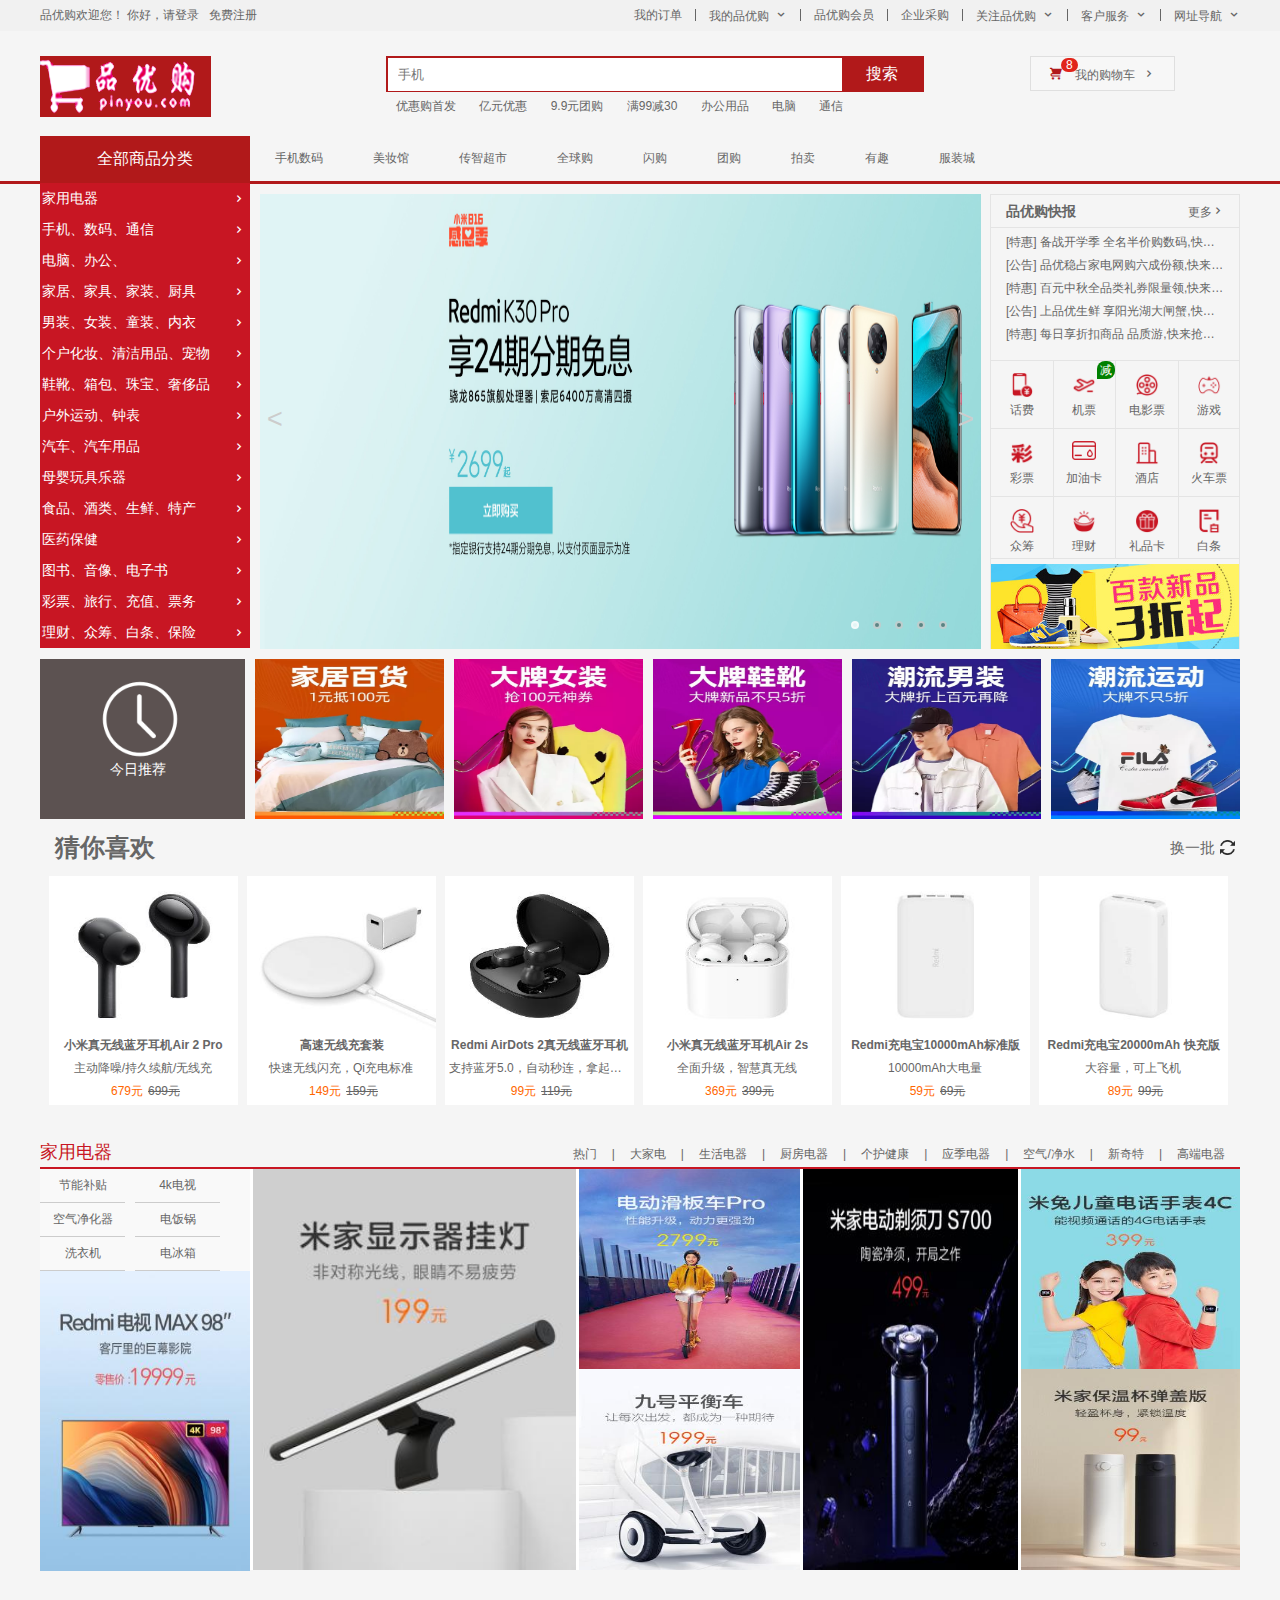
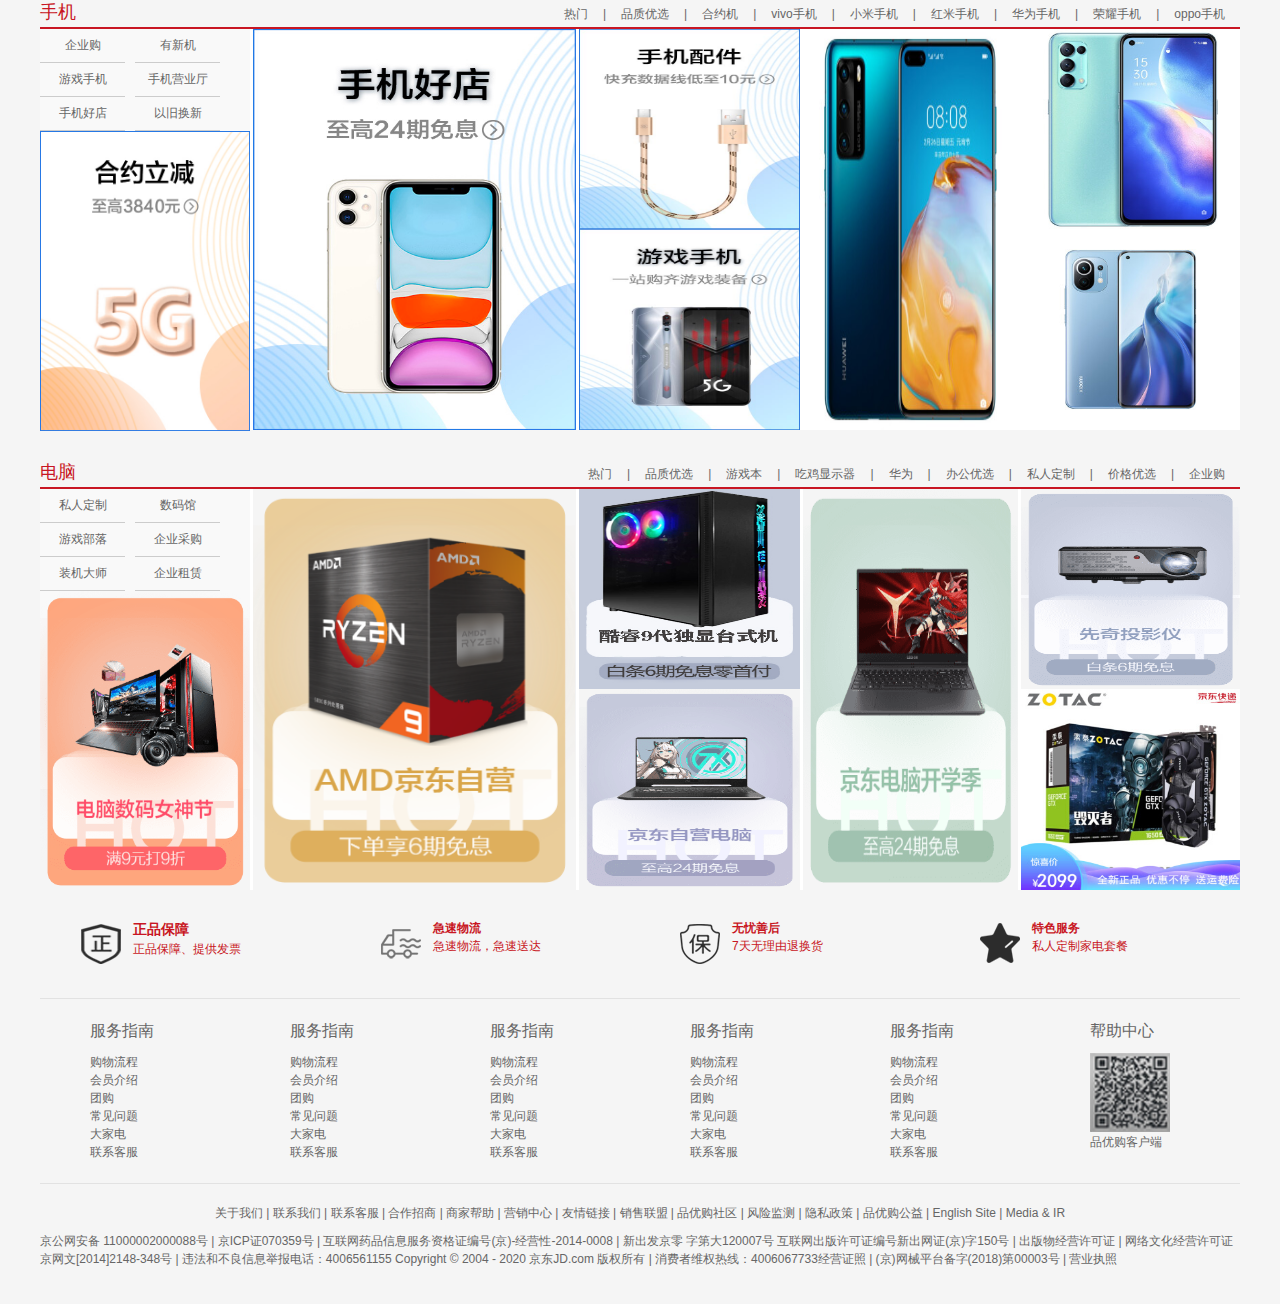
<file: index.html>
<!DOCTYPE html>
<html lang="en">

<head>
    <meta charset="UTF-8">
    <meta name="viewport" content="width=device-width, initial-scale=1.0">
    <title>品优购(PYG.COM)-正品低价、品质保障、配送及时、轻松购物！</title>
    <!-- 网站说明 -->
    <meta name="description" content="品优购PYG.COM-专业的综合网上购物商城,销售家电、数码通讯、电脑、家居百货、服装服饰、母婴、图书、
    食品等数万个品牌优质商品.便捷、诚信的服务，为您提供愉悦的网上购物体验!">
    <!-- 关键字 -->
    <meta name="Keywords" content="网上购物,网上商城,手机,笔记本,电脑,MP3,CD,VCD,DV,相机,数码,配件,手表,存储卡,品优购">
    <!-- 引入favioc图标 -->
    <link rel="shortcut icon" href="./favicon.ico" />
    <!-- 引入初始化样式文件 -->
    <link rel="stylesheet" href="css/base.css">
    <!-- 引入公共样式文件 -->
    <link rel="stylesheet" href="css/common.css">
    <!-- 引入主页样式 -->
    <link rel="stylesheet" href="css/index.css">
    <!-- 引入JS文件 -->
    <link rel="stylesheet" href="js/index.js">
</head>

<body>
    <!-- 快捷导航模块 start -->
    <section class="shortcut">
        <div class="w">
            <div class="fl">
                <ul>
                    <li>品优购欢迎您！&nbsp;</li>
                    <li><a href="#">你好，请登录&nbsp;&nbsp;&nbsp;</a><a href="register.html" class="style_red">免费注册</a></li>
                </ul>
            </div>
            <div class="fr">
                <ul>
                    <li>我的订单</li>
                    <li></li>
                    <li class="arrow-icon">我的品优购</li>
                    <li></li>
                    <li>品优购会员</li>
                    <li></li>
                    <li>企业采购</li>
                    <li></li>
                    <li class="arrow-icon">关注品优购</li>
                    <li></li>
                    <li class="arrow-icon">客户服务</li>
                    <li></li>
                    <li class="arrow-icon">网址导航</li>
                </ul>
            </div>
        </div>
    </section>
    <!-- 快捷导航模块 end -->
    <!-- header头部模块制作 start -->
    <header class="header w">
        <!-- logo模块 -->
        <div class="logo">
            <h1>
                <a href="index.html" title="品优购商城">品优购商城</a>
            </h1>
        </div>
        <!-- 搜索模块 -->
        <div class="search">
            <input type="search" name="" id="" placeholder="手机"></input>
            <button>搜索</button>
        </div>
        <!-- hotword模块制作 -->
        <div class="hotword">
            <a href="#">优惠购首发</a>
            <a href="#">亿元优惠</a>
            <a href="#">9.9元团购</a>
            <a href="#">满99减30</a>
            <a href="#">办公用品</a>
            <a href="#">电脑</a>
            <a href="#">通信</a>
        </div>
        <!-- 购物车模块 -->
        <div class="shopcar">
            我的购物车
            <i class="count">8</i>
        </div>

    </header>
    <!-- header头部模块制作 end -->
    <!-- nav模块制作start -->
    <nav class="nav">
        <div class="w">
            <div class="dropdown">
                <dt class="dt">全部商品分类</dt>
                <dd class="dd">
                    <ul>
                        <li><a href="#">家用电器</a></li>
                        <li><a href="list.html">手机、</a><a href="#">数码、</a><a href="#">通信</a></li>
                        <li><a href="#">电脑、</a><a href="#">办公、</a></li>
                        <li><a href="#">家居、</a><a href="#">家具、</a><a href="#">家装、</a><a href="#">厨具</a></li>
                        <li><a href="#">男装、</a><a href="#">女装、</a><a href="#">童装、</a><a href="#">内衣</a></li>
                        <li><a href="#">个户化妆、</a><a href="#">清洁用品、</a><a href="#">宠物</a></li>
                        <li><a href="#">鞋靴、</a><a href="#">箱包、</a><a href="#">珠宝、</a><a href="#">奢侈品</a></li>
                        <li><a href="#">户外运动、</a><a href="#">钟表</a></li>
                        <li><a href="#">汽车、</a><a href="#">汽车用品</a></li>
                        <li><a href="#">母婴</a><a href="#">玩具乐器</a></li>
                        <li><a href="#">食品、</a><a href="#">酒类、</a><a href="#">生鲜、</a><a href="#">特产</a></li>
                        <li><a href="#">医药保健</a></li>
                        <li><a href="#">图书、</a><a href="#">音像、</a><a href="#">电子书</a></li>
                        <li><a href="#">彩票、</a><a href="#">旅行、</a><a href="#">充值、</a><a href="#">票务</a></li>
                        <li><a href="#">理财、</a><a href="#">众筹、</a><a href="#">白条、</a><a href="#">保险</a></li>
                    </ul>
                </dd>
            </div>
            <div class="navitems">
                <ul>
                    <li><a href="./list.html">手机数码</a></li>
                    <li><a href="#">美妆馆</a></li>
                    <li><a href="#">传智超市</a></li>
                    <li><a href="#">全球购</a></li>
                    <li><a href="#">闪购</a></li>
                    <li><a href="#">团购</a></li>
                    <li><a href="#">拍卖</a></li>
                    <li><a href="#">有趣</a></li>
                    <li><a href="#">服装城</a></li>
                </ul>
            </div>
        </div>
    </nav>
    <!-- nav模块制作end -->
    <!-- 首页专有模块main  start -->
    <div class="w">
        <div class="main">
            <div class="focus">
                <ul>
                    <li class="item active"><a href="#"><img src="./upload/focus1.jpg" alt=""></a></li>
                    <li class="item"><a href="#"><img src="./upload/focus2.jpg" alt=""></a></li>
                    <li class="item"><a href="#"><img src="./upload/focus3.jpg" alt=""></a></li>
                    <li class="item"><a href="#"><img src="./upload/focus4.jpg" alt=""></a></li>
                    <li class="item"><a href="#"><img src="./upload/focus5.jpg" alt=""></a></li>
                </ul>
                <div class="focus_left" id="btn" onselectstart="return false">&lt;</div>
                <div class="focus_right" id="btn" onselectstart="return false">&gt;</div>
                <div class="slider-nav">
                <ul class="pointList">
                    <li class="point active" data-index = "0"></li>
                    <li class="point" data-index = "1"></li>
                    <li class="point" data-index = "2"></li>
                    <li class="point" data-index = "3"></li>
                    <li class="point" data-index = "4"></li>
                </ul>
                </div>
            </div>
            <div class="newsflash">
                <div class="news">
                    <div class="news_hd">
                        <h5>品优购快报</h5>
                        <a href="#" class="more">更多</a>
                    </div>
                    <div class="news_bd">
                        <ul>
                            <li><a href="#">[特惠] 备战开学季 全名半价购数码,快来抢购把。。。。。</a></li>
                            <li><a href="#">[公告] 品优稳占家电网购六成份额,快来抢购把。。。。。</a></li>
                            <li><a href="#">[特惠] 百元中秋全品类礼券限量领,快来抢购把。。。。。</a></li>
                            <li><a href="#">[公告] 上品优生鲜 享阳光湖大闸蟹,快来抢购把。。。。。</a></li>
                            <li><a href="#">[特惠] 每日享折扣商品 品质游,快来抢购把。。。。。</a></li>
                        </ul>
                    </div>
                </div>
                <div class="lifeservice">
                    <ul>
                        <li>
                            <a href="#">
                                <i><img src="./images/话费.png" alt=""></i>
                                <p>话费</p>
                            </a>
                        </li>
                        <li>
                            <a href="#">
                                <i><img src="./images/机票.png" alt=""></i>
                                <p>机票</p>
                                <span>减</span>
                            </a>
                        </li>
                        <li>
                            <a href="#">
                                <i><img src="./images/电影票.png" alt=""></i>
                                <p>电影票</p>
                            </a>
                        </li>
                        <li>
                            <a href="#">
                                <i><img src="./images/游戏.png" alt=""></i>
                                <p>游戏</p>
                            </a>
                        </li>
                        <li>
                            <a href="#">
                                <i><img src="./images/彩票.png" alt=""></i>
                                <p>彩票</p>
                            </a>
                        </li>
                        <li>
                            <a href="#">
                                <i><img src="./images/加油卡.png" alt=""></i>
                                <p>加油卡</p>
                            </a>
                        </li>
                        <li>
                            <a href="#">
                                <i><img src="./images/酒店.png" alt=""></i>
                                <p>酒店</p>
                            </a>
                        </li>
                        <li>
                            <a href="#">
                                <i><img src="./images/火车票.png" alt=""></i>
                                <p>火车票</p>
                            </a>
                        </li>
                        <li>
                            <a href="#">
                                <i><img src="./images/众筹.png" alt=""></i>
                                <p>众筹</p>
                            </a>
                        </li>
                        <li>
                            <a href="#">
                                <i><img src="./images/理财.png" alt=""></i>
                                <p>理财</p>
                            </a>
                        </li>
                        <li>
                            <a href="#">
                                <i><img src="./images/礼品卡.png" alt=""></i>
                                <p>礼品卡</p>
                            </a>
                        </li>
                        <li>
                            <a href="#">
                                <i><img src="./images/白条.png" alt=""></i>
                                <p>白条</p>
                            </a>
                        </li>
                    </ul>
                </div>
                <div class="bargain"><a href="#"><img src="./upload/ad.jpg" alt=""></a></div>
            </div>
        </div>
    </div>
    <!-- 首页专有模块main  end -->
    <!-- 推荐模块 start -->
    <div class="w recom">
        <div class="recom_hd">
            <a href="#"><p><img src="./images/recom.png" alt=""></p>
            <i>今日推荐</i></a>
        </div>
        <div class="recom_bd">
            <ul>
                <li><a href="#"><img src="./upload/recom_01.webp" alt=""></a></li>
                <li><a href="#"><img src="./upload/recom_02.webp" alt=""></a></li>
                <li><a href="#"><img src="./upload/recom_03.webp" alt=""></a></li>
                <li><a href="#"><img src="./upload/recom_04.webp" alt=""></a></li>
                <li><a href="#"><img src="./upload/recom_05.webp" alt=""></a></li>
            </ul>
        </div>
    </div>
    <!-- 推荐模块 end -->

    <!-- 猜你喜欢模块start -->
    <div class="w GYlike">
        <div class="GYlike_head">
            <i class="GYlike_head_i">猜你喜欢</i>
            <!-- <img src="./images/change.png" alt=""> -->
            <div class="GU-like"><a href="#"><i class="iconfont">换一批<img src="./images/change.png" alt=""></i></a></div>
        </div>
        <div class="GYlike_below">
            <ul>
                <li class="brick-item-m"><a href="#"><img src="./images/GYlike_1.jpg" alt="">
                    <h4 class="title">小米真无线蓝牙耳机Air 2 Pro</h4>
                    <p class="desc"> 主动降噪/持久续航/无线充</p>
                    <p><span class="num">679元</span><del><span class="num_Discount">699元</span></del></p>
                    </a>
                </li>
                <li><a href="#"><img src="./images/GYlike_2.jpg" alt="">
                    <h4 class="title">高速无线充套装</h4>
                    <p class="desc">快速无线闪充，Qi充电标准</p>
                    <p><span class="num">149元</span><del><span class="num_Discount">159元</span></del></p>
                    </a>
                </li>
                <li class="brick-item-m"><a href="#"><img src="./images/GYlike_3.jpg" alt="">
                    <h4 class="title">Redmi AirDots 2真无线蓝牙耳机</h4>
                    <p class="desc">支持蓝牙5.0，自动秒连，拿起就能用</p>
                    <p><span class="num">99元</span><del><span class="num_Discount">119元</span></del></p>
                    </a>
                </li>
                <li><a href="#"><img src="./images/GYlike_4.jpg" alt="">
                    <h4 class="title">小米真无线蓝牙耳机Air 2s</h4>
                    <p class="desc">全面升级，智慧真无线</p>
                    <p><span class="num">369元</span><del><span class="num_Discount">399元</span></del></p>
                    </a>
                </li>
                <li><a href="#"><img src="./images/GYlike_5.jpg" alt="">
                    <h4 class="title">Redmi充电宝10000mAh标准版</h4>
                    <p>10000mAh大电量</p>
                    <p><span class="num">59元</span><del><span class="num_Discount">69元</span></del></p>
                    </a>
                </li>
                <li><a href="#"><img src="./images/GYlike_6.jpg" alt="">
                    <h4 class="title">Redmi充电宝20000mAh 快充版</h4>
                    <p>大容量，可上飞机</p>
                    <p><span class="num">89元</span><del><span class="num_Discount">99元</span></del></p>
                    </a>
                </li>

            </ul>
        </div>
    </div>
    <!-- 猜你喜欢模块end -->

    <!-- 楼层区域模块start -->
    <div class="floor">
        <!-- 家用电器模块start -->
        <div class="w JiaDian">
            <div class="box_hd">
                <h3>家用电器</h3>
                <div class="tab_list">
                    <ul>
                        <li><a href="#" class="style_red">热门</a>|</li>
                        <li><a href="#">大家电</a>|</li>
                        <li><a href="#">生活电器</a>|</li>
                        <li><a href="#">厨房电器</a>|</li>
                        <li><a href="#">个护健康</a>|</li>
                        <li><a href="#">应季电器</a>|</li>
                        <li><a href="#">空气/净水</a>|</li>
                        <li><a href="#">新奇特</a>|</li>
                        <li><a href="#">高端电器</a></li>
                    </ul>
                </div>
            </div>
            <div class="box_bd">
                <div class="tab_content">
                    <div class="tab_content_item">
                        <div class="col_210">
                            <ul>
                                <li><a href="#">节能补贴</a></li>
                                <li><a href="#">4k电视</a></li>
                                <li><a href="#">空气净化器</a></li>
                                <li><a href="#">电饭锅</a></li>
                                <li><a href="#">洗衣机</a></li>
                                <li><a href="#">电冰箱</a></li>
                            </ul>
                            <a href="#"><img src="./images/col-1.jpeg" alt=""></a>
                        </div>
                        <div class="col_329">
                            <a href="#"><img src="./images/col-2.jpeg" alt=""></a>
                        </div>
                        <div class="col_220">
                            <a href="#" class="bb"><img src="./images/col-3.jpeg" alt=""></a>
                            <a href="#"><img src="./images/col-4.jpeg" alt=""></a>
                        </div>
                        <div class="col_221">
                            <a href="#"><img src="./images/col-5.jpeg" alt=""></a>
                        </div>
                        <div class="col_219">
                            <a href="#" class="bb"><img src="./images/col-6.jpeg" alt=""></a>
                            <a href="#"><img src="./images/col-7.jpeg" alt=""></a>
                        </div>
                    </div>
                </div>
            </div>
        </div>
        <!-- 家用电器模块end -->

        <!-- 手机模块start -->
        <div class="w phone">
            <div class="box_hd">
                <h3>手机</h3>
                <div class="tab_list">
                    <ul>
                        <li><a href="#" class="style_red">热门</a>|</li>
                        <li><a href="#">品质优选</a>|</li>
                        <li><a href="#">合约机</a>|</li>
                        <li><a href="#">vivo手机</a>|</li>
                        <li><a href="#">小米手机</a>|</li>
                        <li><a href="#">红米手机</a>|</li>
                        <li><a href="#">华为手机</a>|</li>
                        <li><a href="#">荣耀手机</a>|</li>
                        <li><a href="#">oppo手机</a></li>
                    </ul>
                </div>
            </div>
            <div class="box_bd">
                <div class="tab_content">
                    <div class="tab_content_item">
                        <div class="col_210">
                            <ul>
                                <li><a href="#">企业购</a></li>
                                <li><a href="#">有新机</a></li>
                                <li><a href="#">游戏手机</a></li>
                                <li><a href="#">手机营业厅</a></li>
                                <li><a href="#">手机好店</a></li>
                                <li><a href="#">以旧换新</a></li>
                            </ul>
                            <a href="#"><img src="./images/col1-1.jpeg" alt=""></a>
                        </div>
                        <div class="col_329">
                            <a href="#"><img src="./images/col1-2.jpeg" alt=""></a>
                        </div>
                        <div class="col_220">
                            <a href="#" class="bb"><img src="./images/col1-3.jpeg" alt=""></a>
                            <a href="#"><img src="./images/col1-4.jpeg" alt=""></a>
                        </div>
                        <div class="col_221">
                            <a href="#"><img src="./images/col1-5.jpeg" alt=""></a>
                        </div>
                        <div class="col_219">
                            <a href="#" class="bb"><img src="./images/col1-6.jpeg" alt=""></a>
                            <a href="#"><img src="./images/col1-7.jpeg" alt=""></a>
                        </div>
                    </div>
                </div>
            </div>
        </div>
        <!-- 手机模块end -->


        <!-- 电脑模块start -->
        <div class="w computer">
            <div class="box_hd">
                <h3>电脑</h3>
                <div class="tab_list">
                    <ul>
                        <li><a href="#" class="style_red">热门</a>|</li>
                        <li><a href="#">品质优选</a>|</li>
                        <li><a href="#">游戏本</a>|</li>
                        <li><a href="#">吃鸡显示器</a>|</li>
                        <li><a href="#">华为</a>|</li>
                        <li><a href="#">办公优选</a>|</li>
                        <li><a href="#">私人定制</a>|</li>
                        <li><a href="#">价格优选</a>|</li>
                        <li><a href="#">企业购</a></li>
                    </ul>
                </div>
            </div>
            <div class="box_bd">
                <div class="tab_content">
                    <div class="tab_content_item">
                        <div class="col_210">
                            <ul>
                                <li><a href="#">私人定制</a></li>
                                <li><a href="#">数码馆</a></li>
                                <li><a href="#">游戏部落</a></li>
                                <li><a href="#">企业采购</a></li>
                                <li><a href="#">装机大师</a></li>
                                <li><a href="#">企业租赁</a></li>
                            </ul>
                            <a href="#"><img src="./images/col2-1.png" alt=""></a>
                        </div>
                        <div class="col_329">
                            <a href="#"><img src="./images/col2-2.png" alt=""></a>
                        </div>
                        <div class="col_220">
                            <a href="#" class="bb"><img src="./images/col2-3.jpeg" alt=""></a>
                            <a href="#"><img src="./images/col2-4.png" alt=""></a>
                        </div>
                        <div class="col_221">
                            <a href="#"><img src="./images/col2-5.png" alt=""></a>
                        </div>
                        <div class="col_219">
                            <a href="#" class="bb"><img src="./images/col2-6.png" alt=""></a>
                            <a href="#"><img src="./images/col2-7.jpeg" alt=""></a>
                        </div>
                    </div>
                </div>
            </div>
        </div>
        <!-- 电脑模块end -->

    </div>
    <!-- 楼层区域模块end -->

    <!-- 底部模块制作start -->
    <footer class="footer">
        <div class="w">
            <div class="mod_service">
                <ul>
                    <li>
                        <h5 class="mod_service_tit_mod_service_bao"></h5>
                        <div class="service_txt">
                            <h4>正品保障</h4>
                            <p>正品保障、提供发票</p>
                        </div>
                    </li>
                    <li>
                        <h5 class="mod_service_tit_mod_service_ji"></h5>
                        <div>
                            <h4>急速物流</h4>
                            <p>急速物流，急速送达</p>
                        </div>
                    </li>
                    <li>
                        <h5 class="mod_service_tit_mod_service_wu"></h5>
                        <div>
                            <h4>无忧善后</h4>
                            <p>7天无理由退换货</p>
                        </div>
                    </li>
                    <li>
                        <h5 class="mod_service_tit_mod_service_te"></h5>
                        <div>
                            <h4>特色服务</h4>
                            <p>私人定制家电套餐</p>
                        </div>
                    </li>
                </ul>
            </div>
            <div class="mod_help">
                <dl>
                    <dt>服务指南</dt>
                    <dd><a href="#">购物流程</a></dd>
                    <dd><a href="#">会员介绍</a></dd>
                    <dd><a href="#">团购</a></dd>
                    <dd><a href="#">常见问题</a></dd>
                    <dd><a href="#">大家电</a></dd>
                    <dd><a href="#">联系客服</a></dd>
                </dl>
                <dl>
                    <dt>服务指南</dt>
                    <dd><a href="#">购物流程</a></dd>
                    <dd><a href="#">会员介绍</a></dd>
                    <dd><a href="#">团购</a></dd>
                    <dd><a href="#">常见问题</a></dd>
                    <dd><a href="#">大家电</a></dd>
                    <dd><a href="#">联系客服</a></dd>
                </dl>
                <dl>
                    <dt>服务指南</dt>
                    <dd><a href="#">购物流程</a></dd>
                    <dd><a href="#">会员介绍</a></dd>
                    <dd><a href="#">团购</a></dd>
                    <dd><a href="#">常见问题</a></dd>
                    <dd><a href="#">大家电</a></dd>
                    <dd><a href="#">联系客服</a></dd>
                </dl>
                <dl>
                    <dt>服务指南</dt>
                    <dd><a href="#">购物流程</a></dd>
                    <dd><a href="#">会员介绍</a></dd>
                    <dd><a href="#">团购</a></dd>
                    <dd><a href="#">常见问题</a></dd>
                    <dd><a href="#">大家电</a></dd>
                    <dd><a href="#">联系客服</a></dd>
                </dl>
                <dl>
                    <dt>服务指南</dt>
                    <dd><a href="#">购物流程</a></dd>
                    <dd><a href="#">会员介绍</a></dd>
                    <dd><a href="#">团购</a></dd>
                    <dd><a href="#">常见问题</a></dd>
                    <dd><a href="#">大家电</a></dd>
                    <dd><a href="#">联系客服</a></dd>
                </dl>
                <dl>
                    <dt>帮助中心</dt>
                    <dd class="QR_code"></dd>
                    <p><a href="#">品优购客户端</a></p>
                </dl>
            </div>
            <div class="links">
                <a href="#">关于我们</a> |
                <a href="#">联系我们</a> |
                <a href="#">联系客服</a> |
                <a href="#">合作招商</a> |
                <a href="#">商家帮助</a> |
                <a href="#">营销中心</a> |
                <a href="#">友情链接</a> |
                <a href="#">销售联盟</a> |
                <a href="#">品优购社区</a> |
                <a href="#">风险监测</a> |
                <a href="#">隐私政策</a> |
                <a href="#">品优购公益</a> |
                <a href="#">English Site</a> |
                <a href="#">Media & IR</a>
            </div>
            <div class="mod_copyright">
                京公网安备 11000002000088号 | 京ICP证070359号 | 互联网药品信息服务资格证编号(京)-经营性-2014-0008 | 新出发京零 字第大120007号

                互联网出版许可证编号新出网证(京)字150号 | 出版物经营许可证 | 网络文化经营许可证京网文[2014]2148-348号 | 违法和不良信息举报电话：4006561155

                Copyright © 2004 - 2020 京东JD.com 版权所有 | 消费者维权热线：4006067733经营证照 | (京)网械平台备字(2018)第00003号 | 营业执照
            </div>
        </div>
    </footer>
    <!-- 底部模块制作 end -->
    <!-- JavaScript代码start -->
    <script type="text/javascript">
    var items = document.getElementsByClassName('item');//图片
    var points = document.getElementsByClassName('point');//点
    var focus_leftBtn = document.getElementsByClassName('focus_left')[0];//上一张
    var focus_rightBtn = document.getElementsByClassName('focus_right')[0];//下一张
    var time = 0;//定义轮播时间
    var index = 0;//index表示第几张图片在展示，第index张图片有active属性
    var clearActive = function(){
        for(var i = 0;i<points.length;i++){
            points[i].className = 'point';
        }
        for(var i = 0;i<items.length;i++){
            items[i].className = 'item';
        }
    }
    var goindex = function(){
        clearActive();
        items[index].className = 'item active';
        points[index].className = 'point active';
    }
    var focus_right = function(){
        if(index < 4) {
            index ++;
    }else{
            index = 0;
        }
        goindex();
    }
    var focus_left = function(){
        if(index == 0) {
            index = 4;
        }else{
            index --;
        }
        goindex();
        }
    focus_rightBtn.addEventListener('click',function(){
        focus_right();
        time = 0;
    }) 
    focus_leftBtn.addEventListener('click',function(){
        focus_left();
        time = 0;
    })
    for (var i = 0;i < points.length;i++){
        points[i].num = i;
        points[i].onclick = function(){
            index = this.num;
            goindex();
            time = 0;
        } 
    }
    setInterval(function(){
    time ++;
    if(time == 50){
        focus_right();
        time = 0;
        }
    },100)
    </script>
    <!-- JavaScript代码end -->
</body>

</html>
</file>
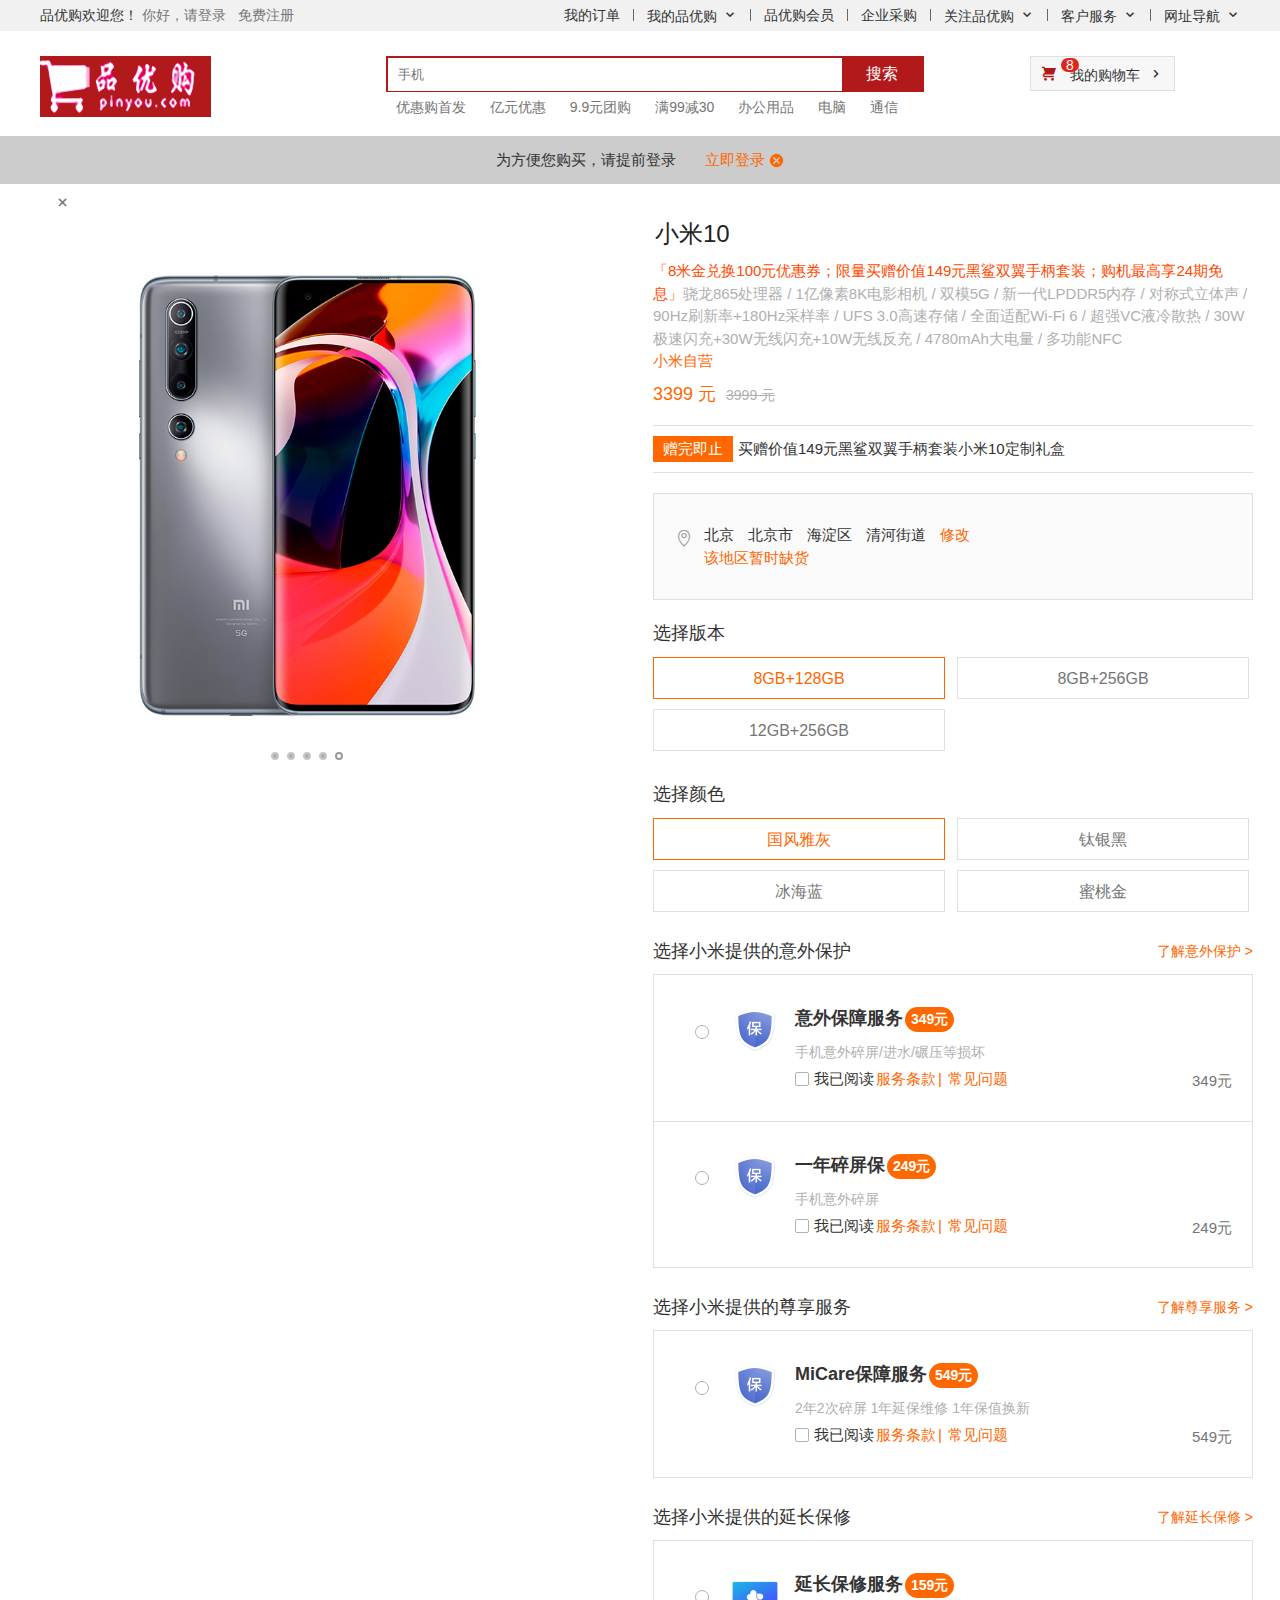
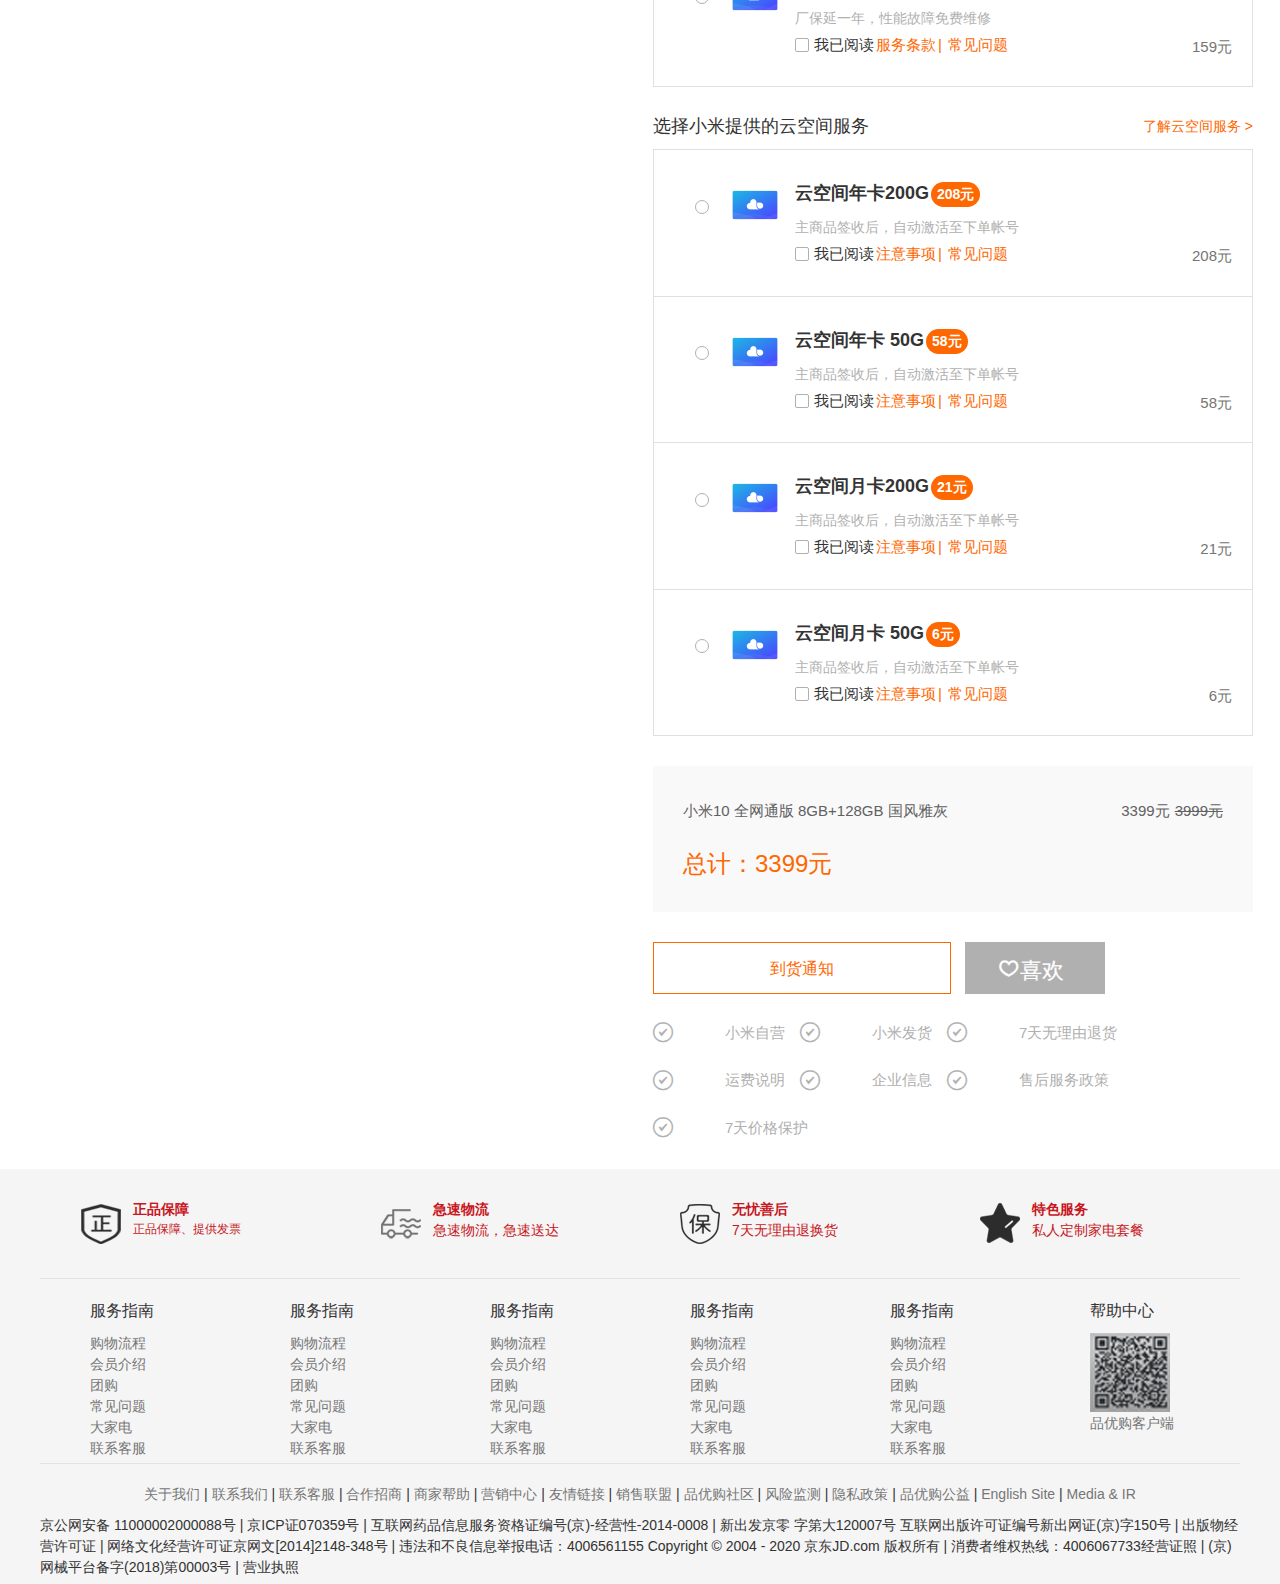
<file: DeviceStatus.html>
<!DOCTYPE html>
<html lang="en">

<head>
  <meta charset="UTF-8">
  <meta name="viewport" content="width=device-width, initial-scale=1.0">
  <title>品优购(PYG.COM)-正品低价、品质保障、配送及时、轻松购物！</title>
  <!-- 网站说明 -->
  <meta name="description" content="品优购PYG.COM-专业的综合网上购物商城,销售家电、数码通讯、电脑、家居百货、服装服饰、母婴、图书、
    食品等数万个品牌优质商品.便捷、诚信的服务，为您提供愉悦的网上购物体验!">
  <!-- 关键字 -->
  <meta name="Keywords" content="网上购物,网上商城,手机,笔记本,电脑,MP3,CD,VCD,DV,相机,数码,配件,手表,存储卡,品优购">
  <!-- 引入favioc图标 -->
  <link rel="shortcut icon" href="./favicon.ico" />
  <!-- 引入初始化样式文件 -->
  <link rel="stylesheet" href="css/base.css">
  <!-- 引入公共样式文件 -->
  <link rel="stylesheet" href="css/common.css">
  <!-- 引入主页样式 -->
  <link rel="stylesheet" href="css/index.css">
  <!-- 引入JS文件 -->
  <link rel="stylesheet" href="js/index.js">
  <!-- 引入手机详情页面样式文件 -->
  <link rel="stylesheet" href="./css/DeviceStatus.css">
</head>

<body>
  <!-- 快捷导航模块 start -->
  <section class="shortcut">
    <div class="w">
      <div class="fl">
        <ul>
          <li>品优购欢迎您！&nbsp;</li>
          <li><a href="#">你好，请登录&nbsp;&nbsp;&nbsp;</a><a href="register.html" class="style_red">免费注册</a></li>
        </ul>
      </div>
      <div class="fr">
        <ul>
          <li>我的订单</li>
          <li></li>
          <li class="arrow-icon">我的品优购</li>
          <li></li>
          <li>品优购会员</li>
          <li></li>
          <li>企业采购</li>
          <li></li>
          <li class="arrow-icon">关注品优购</li>
          <li></li>
          <li class="arrow-icon">客户服务</li>
          <li></li>
          <li class="arrow-icon">网址导航</li>
        </ul>
      </div>
    </div>
  </section>
  <!-- 快捷导航模块 end -->
  <!-- header头部模块制作 start -->
  <header class="header w">
    <!-- logo模块 -->
    <div class="logo">
      <h1>
        <a href="index.html" title="品优购商城">品优购商城</a>
      </h1>
    </div>
    <!-- 搜索模块 -->
    <div class="search">
      <input type="search" name="" id="" placeholder="手机"></input>
      <button>搜索</button>
    </div>
    <!-- hotword模块制作 -->
    <div class="hotword">
      <a href="#">优惠购首发</a>
      <a href="#">亿元优惠</a>
      <a href="#">9.9元团购</a>
      <a href="#">满99减30</a>
      <a href="#">办公用品</a>
      <a href="#">电脑</a>
      <a href="#">通信</a>
    </div>
    <!-- 购物车模块 -->
    <div class="shopcar">
      我的购物车
      <i class="count">8</i>
    </div>

  </header>
  <!-- header头部模块制作 end -->

  <div class="login-notic">
    <div class="container"> 为方便您购买，请提前登录
      <a href="register.html" class="login" stat_exposure="true">立即登录</a>
      <i class="error_icon"></i>
      <a class="iconfont close iconfont-close" stat_exposure="true"></a>
    </div>
  </div>


  <!-- 手机详情模块start -->
  <div data-v-70283663="" class="product-box container">
    <div data-v-70283663="" class="img-left">
      <div data-v-7121d496="" data-v-70283663="" class="product-imglist J_imgListBox">
        <div data-v-7121d496="" class="img-box J_imgList">
          <div data-v-7121d496=""
            class="swiper-container J_slider_imglist swiper-container-fade swiper-container-initialized swiper-container-horizontal">
            <div data-v-7121d496="" class="swiper-wrapper clearfix" style="transition-duration: 0ms;">
              <div data-v-7121d496="" class="swiper-slide swiper-slide-duplicate swiper-slide-duplicate-active"
                data-swiper-slide-index="4"
                style="width: 560px; transition-duration: 0ms; opacity: 1; transform: translate3d(0px, 0px, 0px);">
                <img data-v-7121d496=""
                  src="./images/lbt-01.jpg">
              </div>
              <div data-v-7121d496="" class="swiper-slide swiper-slide-duplicate-next" data-swiper-slide-index="0"
                style="width: 560px; transition-duration: 0ms; opacity: 1; transform: translate3d(-560px, 0px, 0px);">
                <img data-v-7121d496=""
                  src="./images/lbt-01.jpg">
              </div>
              <div data-v-7121d496="" class="swiper-slide" data-swiper-slide-index="1"
                style="width: 560px; transition-duration: 0ms; opacity: 1; transform: translate3d(-1120px, 0px, 0px);">
                <img data-v-7121d496=""
                  src="./images/lbt-01.jpg">
              </div>
              <div data-v-7121d496="" class="swiper-slide" data-swiper-slide-index="2"
                style="width: 560px; transition-duration: 0ms; opacity: 1; transform: translate3d(-1680px, 0px, 0px);">
                <img data-v-7121d496=""
                  src="./images/lbt-01.jpg">
              </div>
              <div data-v-7121d496="" class="swiper-slide swiper-slide-prev" data-swiper-slide-index="3"
                style="width: 560px; transition-duration: 0ms; opacity: 1; transform: translate3d(-2240px, 0px, 0px);">
                <img data-v-7121d496=""
                  src="./images/lbt-01.jpg"></div>
              <div data-v-7121d496="" class="swiper-slide swiper-slide-active" data-swiper-slide-index="4"
                style="width: 560px; transition-duration: 0ms; opacity: 1; transform: translate3d(-2800px, 0px, 0px);">
                <img data-v-7121d496=""
                  src="./images/lbt-01.jpg"></div>
              <div data-v-7121d496="" class="swiper-slide swiper-slide-duplicate swiper-slide-next"
                data-swiper-slide-index="0"
                style="width: 560px; transition-duration: 0ms; opacity: 0; transform: translate3d(-3360px, 0px, 0px);">
                <img data-v-7121d496=""
                  src="./images/lbt-01.jpg"></div>
            </div>
            <div data-v-7121d496="" class="swiper-pagination swiper-pagination-clickable swiper-pagination-bullets">
              <span class="swiper-pagination-bullet" tabindex="0" role="button" aria-label="Go to slide 1"></span><span
                class="swiper-pagination-bullet" tabindex="0" role="button" aria-label="Go to slide 2"></span><span
                class="swiper-pagination-bullet" tabindex="0" role="button" aria-label="Go to slide 3"></span><span
                class="swiper-pagination-bullet" tabindex="0" role="button" aria-label="Go to slide 4"></span><span
                class="swiper-pagination-bullet swiper-pagination-bullet-active" tabindex="0" role="button"
                aria-label="Go to slide 5"></span></div>
            <div data-v-7121d496="" class="swiper-button-next" tabindex="0" role="button" aria-label="Next slide"></div>
            <div data-v-7121d496="" class="swiper-button-prev" tabindex="0" role="button" aria-label="Previous slide">
            </div><span class="swiper-notification" aria-live="assertive" aria-atomic="true"></span>
          </div>
        </div>
      </div>
    </div>
    <div data-v-70283663="" class="product-con">
      <h2 data-v-70283663=""><img data-v-70283663="">小米10</h2>
      <p data-v-70283663="" class="sale-desc">
        <font color="#ff4a00">「8米金兑换100元优惠券；限量买赠价值149元黑鲨双翼手柄套装；购机最高享24期免息」</font>骁龙865处理器 / 1亿像素8K电影相机 / 双模5G /
        新一代LPDDR5内存 / 对称式立体声 / 90Hz刷新率+180Hz采样率 / UFS 3.0高速存储 / 全面适配Wi-Fi 6 / 超强VC液冷散热 / 30W极速闪充+30W无线闪充+10W无线反充 /
        4780mAh大电量 / 多功能NFC
      </p>
      <p data-v-70283663=""
        title="企业名称：小米通讯技术有限公司
企业执照注册号：91110108558521630L
企业地址：北京市海淀区西二旗中路33号院6 号楼9层019号
企业电话：400-100-5678
营业期限：2010年08月25日 至 2040年08月24日
经营范围：开发手机技术、计算机软件及信息技术；技术检测、技术咨询、技术服务、技术转让；计算机技术培训；系统集成；货物进出口、技术进出口、代理进出口；家用电器、通信设备、广播电视设备（不含卫星电视广播、地面接收装置）、机械设备、电子产品、文化用品的批发零售；维修仪器仪表；销售医疗器械I类、II、III类、针纺织品（含家纺家饰）、服装鞋帽、日用杂货、工艺品、文化用品、体育用品、照相器材、卫生用品（含个人护理用品）、钟表眼镜、箱包、家具（不从事实体店铺经营）、小饰品、日用品、乐器、自行车、智能卡；计算机、通讯设备、家用电器、电子产品、机械设备的技术开发、技术服务；销售金银饰品（不含金银质地纪念币）；家用空调的委托生产；委托生产翻译机；销售翻译机、五金交电（不含电动自行车）、厨房用品、陶瓷制品、玻璃制品、玩具、汽车零配件、食用农产品、花卉、苗木、宠物用品、建筑材料、装饰材料、化妆品、珠宝首饰、通讯设备、卫生间用品、农药；生产手机（仅限在海淀区永捷北路2号三层生产及外埠生产）；出版物批发；出版物零售；销售食品。（销售第三类医疗器械以及销售食品以及依法须经批准的项目，经相关部门批准后依批准的内容开展经营活动。）"
        class="company-info">小米自营</p>
      <div data-v-70283663="" class="price-info"><span data-v-70283663="">3399 元
          <!----><del data-v-70283663="">3999 元</del>
        </span></div>
      <!---->
      <div data-v-70283663="" class="line"></div>
      <!---->
      <!---->
      <!---->
      <!---->
      <div data-v-691a40e3="" data-v-70283663="" class="activity-box">
        <!---->
        <div data-v-691a40e3="" class="flow-box"><span data-v-691a40e3="" class="flow-tag">赠完即止</span><span
            data-v-691a40e3="" class="flow-name">买赠价值149元黑鲨双翼手柄套装小米10定制礼盒</span>
          <!---->
        </div>
      </div>
      <div data-v-70283663="" class="address-box">
        <div data-v-49bd293c="" data-v-70283663="" class="product-address"><i data-v-49bd293c=""
            class="iconfont iconfont-location"></i>
          <div data-v-49bd293c="" class="address-con">
            <div data-v-49bd293c="">
              <div data-v-49bd293c="" class="address-info"><span data-v-49bd293c="">北京</span><span
                  data-v-49bd293c="">北京市</span><span data-v-49bd293c="">海淀区</span><span data-v-49bd293c="">清河街道</span>
              </div><a data-v-49bd293c="" href="javascript:void(0);" class="edit">修改</a>
            </div>
            <div data-v-49bd293c="" class="info">
              <!---->
              <div data-v-49bd293c="" class="desc"><span data-v-49bd293c="">该地区暂时缺货</span></div>
            </div>
          </div>
        </div>
      </div>
      <div data-v-6009d2b8="" data-v-70283663="" class="buy-option">
        <div data-v-6009d2b8="" class="buy-box-child">
          <div data-v-6009d2b8="" class="option-box">
            <div data-v-6009d2b8="" class="title">选择版本</div>
            <ul data-v-6009d2b8="" class="clearfix">
              <li data-v-6009d2b8="" class="active"><a data-v-6009d2b8="" stat_exposure="true">8GB+128GB</a></li>
              <li data-v-6009d2b8="" class=""><a data-v-6009d2b8="" stat_exposure="true">8GB+256GB</a></li>
              <li data-v-6009d2b8="" class=""><a data-v-6009d2b8="" stat_exposure="true">12GB+256GB</a></li>
            </ul>
          </div>
        </div>
        <div data-v-6009d2b8="" class="buy-box-child">
          <div data-v-6009d2b8="" class="option-box">
            <div data-v-6009d2b8="" class="title">选择颜色</div>
            <ul data-v-6009d2b8="" class="clearfix">
              <li data-v-6009d2b8="" class="active"><a data-v-6009d2b8="" stat_exposure="true">国风雅灰</a></li>
              <li data-v-6009d2b8="" class=""><a data-v-6009d2b8="" stat_exposure="true">钛银黑</a></li>
              <li data-v-6009d2b8="" class=""><a data-v-6009d2b8="" stat_exposure="true">冰海蓝</a></li>
              <li data-v-6009d2b8="" class=""><a data-v-6009d2b8="" stat_exposure="true">蜜桃金</a></li>
            </ul>
          </div>
        </div>
        <!---->
        <!---->
        <!---->
        <!---->
      </div>
      <div data-v-3da63f71="" data-v-70283663="" class="service-box">
        <div data-v-3da63f71="" class="service-item-box">
          <div data-v-3da63f71="" class="title">选择小米提供的意外保护<a data-v-3da63f71=""
              href="https://api.jr.mi.com/activity/accidentIns/?from=mishop&amp;insuranceSku=28006" target="_blank"
              stat_exposure="true">了解意外保护 &gt;</a></div>
          <ul data-v-3da63f71="">
            <li data-v-3da63f71="" class=""><i data-v-3da63f71="" class="iconfont icon-checkbox"><em
                  data-v-3da63f71="">√</em></i><img data-v-3da63f71=""
                data-src="//cdn.cnbj0.fds.api.mi-img.com/b2c-shopapi-pms/pms_1581590040.81717112.jpg"
                src="./images/bao.jpg" lazy="loaded">
              <div data-v-3da63f71="" class="box">
                <h3 data-v-3da63f71="">意外保障服务<em data-v-3da63f71="">349元</em></h3>
                <div data-v-3da63f71="" class="desc">手机意外碎屏/进水/碾压等损坏</div>
                <div data-v-3da63f71="" class="agreement-box"><i data-v-3da63f71="" class="iconfont icon-checkbox"><em
                      data-v-3da63f71="">√</em></i>我已阅读<a data-v-3da63f71=""
                    href="https://api.jr.mi.com/insurance/document/phone_accidentIns.html?insuranceSku=28006&amp;couponFrom=rule"
                    target="_blank" stat_exposure="true">服务条款<span data-v-3da63f71="">| </span></a><a data-v-3da63f71=""
                    href="https://api.jr.mi.com/insurance/document/phone_accidentIns.html?insuranceSku=28006&amp;couponFrom=question"
                    target="_blank" stat_exposure="true">常见问题
                    <!---->
                  </a></div>
                <div data-v-3da63f71="" class="price">349元</div>
              </div>
            </li>
            <li data-v-3da63f71="" class=""><i data-v-3da63f71="" class="iconfont icon-checkbox"><em
                  data-v-3da63f71="">√</em></i><img data-v-3da63f71=""
                data-src="//cdn.cnbj0.fds.api.mi-img.com/b2c-shopapi-pms/pms_1581589957.36595706.jpg"
                src="./images/bao.jpg" lazy="loaded">
              <div data-v-3da63f71="" class="box">
                <h3 data-v-3da63f71="">一年碎屏保<em data-v-3da63f71="">249元</em></h3>
                <div data-v-3da63f71="" class="desc">手机意外碎屏</div>
                <div data-v-3da63f71="" class="agreement-box"><i data-v-3da63f71="" class="iconfont icon-checkbox"><em
                      data-v-3da63f71="">√</em></i>我已阅读<a data-v-3da63f71=""
                    href="https://api.jr.mi.com/insurance/document/phone_accidentIns.html?insuranceSku=28007&amp;couponFrom=rule"
                    target="_blank" stat_exposure="true">服务条款<span data-v-3da63f71="">| </span></a><a data-v-3da63f71=""
                    href="https://api.jr.mi.com/insurance/document/phone_accidentIns.html?insuranceSku=28007&amp;couponFrom=question"
                    target="_blank" stat_exposure="true">常见问题
                    <!---->
                  </a></div>
                <div data-v-3da63f71="" class="price">249元</div>
              </div>
            </li>
          </ul>
        </div>
        <div data-v-3da63f71="" class="service-item-box">
          <div data-v-3da63f71="" class="title">选择小米提供的尊享服务<a data-v-3da63f71=""
              href="https://api.jr.mi.com/activity/accidentIns/?from=mishop&amp;insuranceSku=31283" target="_blank"
              stat_exposure="true">了解尊享服务 &gt;</a></div>
          <ul data-v-3da63f71="">
            <li data-v-3da63f71="" class=""><i data-v-3da63f71="" class="iconfont icon-checkbox"><em
                  data-v-3da63f71="">√</em></i><img data-v-3da63f71=""
                data-src="//cdn.cnbj0.fds.api.mi-img.com/b2c-shopapi-pms/pms_1603966927.31376158.png"
                src="./images/bao.jpg" lazy="loaded">
              <div data-v-3da63f71="" class="box">
                <h3 data-v-3da63f71="">MiCare保障服务<em data-v-3da63f71="">549元</em></h3>
                <div data-v-3da63f71="" class="desc">2年2次碎屏 1年延保维修 1年保值换新</div>
                <div data-v-3da63f71="" class="agreement-box"><i data-v-3da63f71="" class="iconfont icon-checkbox"><em
                      data-v-3da63f71="">√</em></i>我已阅读<a data-v-3da63f71=""
                    href="https://api.jr.mi.com/insurance/document/phone_accidentIns.html?insuranceSku=31283&amp;couponFrom=rule"
                    target="_blank" stat_exposure="true">服务条款<span data-v-3da63f71="">| </span></a><a data-v-3da63f71=""
                    href="https://api.jr.mi.com/insurance/document/phone_accidentIns.html?insuranceSku=31283&amp;couponFrom=question"
                    target="_blank" stat_exposure="true">常见问题
                    <!---->
                  </a></div>
                <div data-v-3da63f71="" class="price">549元</div>
              </div>
            </li>
          </ul>
        </div>
        <div data-v-3da63f71="" class="service-item-box">
          <div data-v-3da63f71="" class="title">选择小米提供的延长保修<a data-v-3da63f71=""
              href="https://api.jr.mi.com/activity/accidentIns/?from=mishop&amp;insuranceSku=28008" target="_blank"
              stat_exposure="true">了解延长保修 &gt;</a></div>
          <ul data-v-3da63f71="">
            <li data-v-3da63f71="" class=""><i data-v-3da63f71="" class="iconfont icon-checkbox"><em
                  data-v-3da63f71="">√</em></i><img data-v-3da63f71=""
                data-src="//cdn.cnbj0.fds.api.mi-img.com/b2c-shopapi-pms/pms_1581589914.27536338.jpg"
                src="./images/yun.png" lazy="loaded">
              <div data-v-3da63f71="" class="box">
                <h3 data-v-3da63f71="">延长保修服务<em data-v-3da63f71="">159元</em></h3>
                <div data-v-3da63f71="" class="desc">厂保延一年，性能故障免费维修</div>
                <div data-v-3da63f71="" class="agreement-box"><i data-v-3da63f71="" class="iconfont icon-checkbox"><em
                      data-v-3da63f71="">√</em></i>我已阅读<a data-v-3da63f71=""
                    href="https://api.jr.mi.com/insurance/document/phone_accidentIns.html?insuranceSku=28008&amp;couponFrom=rule"
                    target="_blank" stat_exposure="true">服务条款<span data-v-3da63f71="">| </span></a><a data-v-3da63f71=""
                    href="https://api.jr.mi.com/insurance/document/phone_accidentIns.html?insuranceSku=28008&amp;couponFrom=question"
                    target="_blank" stat_exposure="true">常见问题
                    <!---->
                  </a></div>
                <div data-v-3da63f71="" class="price">159元</div>
              </div>
            </li>
          </ul>
        </div>
        <div data-v-3da63f71="" class="service-item-box">
          <div data-v-3da63f71="" class="title">选择小米提供的云空间服务<a data-v-3da63f71=""
              href="https://cnbj1.fds.api.xiaomi.com/mih5/page/d-1572343721754/index.html" target="_blank"
              stat_exposure="true">了解云空间服务 &gt;</a></div>
          <ul data-v-3da63f71="">
            <li data-v-3da63f71="" class=""><i data-v-3da63f71="" class="iconfont icon-checkbox"><em
                  data-v-3da63f71="">√</em></i><img data-v-3da63f71=""
                data-src="//cdn.cnbj0.fds.api.mi-img.com/b2c-shopapi-pms/pms_1600176481.06844959.png"
                src="./images/yun.png" lazy="loaded">
              <div data-v-3da63f71="" class="box">
                <h3 data-v-3da63f71="">云空间年卡200G<em data-v-3da63f71="">208元</em></h3>
                <div data-v-3da63f71="" class="desc">主商品签收后，自动激活至下单帐号</div>
                <div data-v-3da63f71="" class="agreement-box"><i data-v-3da63f71="" class="iconfont icon-checkbox"><em
                      data-v-3da63f71="">√</em></i>我已阅读<a data-v-3da63f71=""
                    href="https://cnbj1.fds.api.xiaomi.com/mih5/page/d-1572506400847/index.html" target="_blank"
                    stat_exposure="true">注意事项<span data-v-3da63f71="">| </span></a><a data-v-3da63f71=""
                    href="https://cnbj1.fds.api.xiaomi.com/mih5/page/d-1572507054693/index.html" target="_blank"
                    stat_exposure="true">常见问题
                    <!---->
                  </a></div>
                <div data-v-3da63f71="" class="price">208元</div>
              </div>
            </li>
            <li data-v-3da63f71="" class=""><i data-v-3da63f71="" class="iconfont icon-checkbox"><em
                  data-v-3da63f71="">√</em></i><img data-v-3da63f71=""
                data-src="//cdn.cnbj0.fds.api.mi-img.com/b2c-shopapi-pms/pms_1600176441.95731810.png"
                src="./images/yun.png" lazy="loaded">
              <div data-v-3da63f71="" class="box">
                <h3 data-v-3da63f71="">云空间年卡 50G<em data-v-3da63f71="">58元</em></h3>
                <div data-v-3da63f71="" class="desc">主商品签收后，自动激活至下单帐号</div>
                <div data-v-3da63f71="" class="agreement-box"><i data-v-3da63f71="" class="iconfont icon-checkbox"><em
                      data-v-3da63f71="">√</em></i>我已阅读<a data-v-3da63f71=""
                    href="https://cnbj1.fds.api.xiaomi.com/mih5/page/d-1572506400847/index.html" target="_blank"
                    stat_exposure="true">注意事项<span data-v-3da63f71="">| </span></a><a data-v-3da63f71=""
                    href="https://cnbj1.fds.api.xiaomi.com/mih5/page/d-1572507054693/index.html" target="_blank"
                    stat_exposure="true">常见问题
                    <!---->
                  </a></div>
                <div data-v-3da63f71="" class="price">58元</div>
              </div>
            </li>
            <li data-v-3da63f71="" class=""><i data-v-3da63f71="" class="iconfont icon-checkbox"><em
                  data-v-3da63f71="">√</em></i><img data-v-3da63f71=""
                data-src="//cdn.cnbj0.fds.api.mi-img.com/b2c-shopapi-pms/pms_1600176290.50372543.png"
                src="./images/yun.png" lazy="loaded">
              <div data-v-3da63f71="" class="box">
                <h3 data-v-3da63f71="">云空间月卡200G<em data-v-3da63f71="">21元</em></h3>
                <div data-v-3da63f71="" class="desc">主商品签收后，自动激活至下单帐号</div>
                <div data-v-3da63f71="" class="agreement-box"><i data-v-3da63f71="" class="iconfont icon-checkbox"><em
                      data-v-3da63f71="">√</em></i>我已阅读<a data-v-3da63f71=""
                    href="https://cnbj1.fds.api.xiaomi.com/mih5/page/d-1572506400847/index.html" target="_blank"
                    stat_exposure="true">注意事项<span data-v-3da63f71="">| </span></a><a data-v-3da63f71=""
                    href="https://cnbj1.fds.api.xiaomi.com/mih5/page/d-1572507054693/index.html" target="_blank"
                    stat_exposure="true">常见问题
                    <!---->
                  </a></div>
                <div data-v-3da63f71="" class="price">21元</div>
              </div>
            </li>
            <li data-v-3da63f71="" class=""><i data-v-3da63f71="" class="iconfont icon-checkbox"><em
                  data-v-3da63f71="">√</em></i><img data-v-3da63f71=""
                data-src="//cdn.cnbj0.fds.api.mi-img.com/b2c-shopapi-pms/pms_1600176676.8428378.png"
                src="./images/yun.png" lazy="loaded">
              <div data-v-3da63f71="" class="box">
                <h3 data-v-3da63f71="">云空间月卡 50G<em data-v-3da63f71="">6元</em></h3>
                <div data-v-3da63f71="" class="desc">主商品签收后，自动激活至下单帐号</div>
                <div data-v-3da63f71="" class="agreement-box"><i data-v-3da63f71="" class="iconfont icon-checkbox"><em
                      data-v-3da63f71="">√</em></i>我已阅读<a data-v-3da63f71=""
                    href="https://cnbj1.fds.api.xiaomi.com/mih5/page/d-1572506400847/index.html" target="_blank"
                    stat_exposure="true">注意事项<span data-v-3da63f71="">| </span></a><a data-v-3da63f71=""
                    href="https://cnbj1.fds.api.xiaomi.com/mih5/page/d-1572507054693/index.html" target="_blank"
                    stat_exposure="true">常见问题
                    <!---->
                  </a></div>
                <div data-v-3da63f71="" class="price">6元</div>
              </div>
            </li>
          </ul>
        </div>
      </div>
      <div data-v-acfb37e4="" data-v-70283663="" class="selected-list">
        <ul data-v-acfb37e4="">
          <li data-v-acfb37e4="">小米10 全网通版 8GB+128GB 国风雅灰<span data-v-acfb37e4="">3399元<del
                data-v-acfb37e4="">3999元</del></span></li>
        </ul>
        <ul data-v-acfb37e4="">
          <!---->
          <!---->
        </ul>
        <ul data-v-acfb37e4="">
          <!---->
        </ul>
        <ul data-v-acfb37e4="">
          <!---->
        </ul>
        <ul data-v-acfb37e4="">
          <!---->
          <!---->
          <!---->
          <!---->
        </ul>
        <div data-v-acfb37e4="" class="total-price">总计：3399元</div>
      </div>
      <div data-v-70283663="" class="btn-box">
        <div data-v-381dda6a="" data-v-70283663="" class="sale-btn"><a data-v-381dda6a=""
            class="btn btn-line-primary">到货通知</a>
          <!---->
        </div>
        <div data-v-5d5a0502="" data-v-70283663="" class="favorite-btn"><a data-v-5d5a0502=""
            class="btn-gray btn-like"><i data-v-5d5a0502="" class="iconfont default">喜欢</i></a></div>
      </div>
      <div data-v-6d9966ee="" data-v-70283663="" class="after-sale-info"><span data-v-6d9966ee=""><a data-v-6d9966ee=""
            href="javascript:void(0);" class="support" stat_exposure="true"><i data-v-6d9966ee=""
              class="iconfont"></i><em data-v-6d9966ee="">小米自营</em></a></span><span data-v-6d9966ee=""><a
            data-v-6d9966ee="" href="javascript:void(0);" title="由小米发货" class="support" stat_exposure="true"><i
              data-v-6d9966ee="" class="iconfont"></i><em data-v-6d9966ee="">小米发货</em></a></span><span
          data-v-6d9966ee=""><a data-v-6d9966ee="" href="javascript:void(0);" class="support" stat_exposure="true"><i
              data-v-6d9966ee="" class="iconfont"></i><em data-v-6d9966ee="">7天无理由退货</em></a></span><span
          data-v-6d9966ee=""><a data-v-6d9966ee="" href="javascript:void(0);" title="由小米发货商品(不含有品),单笔满99元免运费;
由小米有品发货的商品,免运费;
由第三方商家发货的商品，运费以实际结算金额为准;
特殊商品需要单独收取运费,具体以实际结算金额为准;优惠券等不能抵扣运费金额;如需无理由退货,用户将承担该商品的退货物流费用;" class="support" stat_exposure="true"><i
              data-v-6d9966ee="" class="iconfont"></i><em data-v-6d9966ee="">运费说明</em></a></span><span
          data-v-6d9966ee=""><a data-v-6d9966ee="" href="javascript:void(0);"
            title="企业名称：小米通讯技术有限公司
企业执照注册号：91110108558521630L
企业地址：北京市海淀区西二旗中路33号院6 号楼9层019号
企业电话：400-100-5678
营业期限：2010年08月25日 至 2040年08月24日
经营范围：开发手机技术、计算机软件及信息技术；技术检测、技术咨询、技术服务、技术转让；计算机技术培训；系统集成；货物进出口、技术进出口、代理进出口；家用电器、通信设备、广播电视设备（不含卫星电视广播、地面接收装置）、机械设备、电子产品、文化用品的批发零售；维修仪器仪表；销售医疗器械I类、II、III类、针纺织品（含家纺家饰）、服装鞋帽、日用杂货、工艺品、文化用品、体育用品、照相器材、卫生用品（含个人护理用品）、钟表眼镜、箱包、家具（不从事实体店铺经营）、小饰品、日用品、乐器、自行车、智能卡；计算机、通讯设备、家用电器、电子产品、机械设备的技术开发、技术服务；销售金银饰品（不含金银质地纪念币）；家用空调的委托生产；委托生产翻译机；销售翻译机、五金交电（不含电动自行车）、厨房用品、陶瓷制品、玻璃制品、玩具、汽车零配件、食用农产品、花卉、苗木、宠物用品、建筑材料、装饰材料、化妆品、珠宝首饰、通讯设备、卫生间用品、农药；生产手机（仅限在海淀区永捷北路2号三层生产及外埠生产）；出版物批发；出版物零售；销售食品。（销售第三类医疗器械以及销售食品以及依法须经批准的项目，经相关部门批准后依批准的内容开展经营活动。）"
            class="support" stat_exposure="true"><i data-v-6d9966ee="" class="iconfont"></i><em
              data-v-6d9966ee="">企业信息</em></a></span><span data-v-6d9966ee=""><a data-v-6d9966ee=""
            href="https://m.mi.com/aftersale/policy/34" target="_blank" class="support" stat_exposure="true"><i
              data-v-6d9966ee="" class="iconfont"></i><em data-v-6d9966ee="">售后服务政策</em></a></span><span
          data-v-6d9966ee=""><a data-v-6d9966ee="" href="https://s1.mi.com/m/faq/giving/index.html?project_id=44"
            target="_blank" class="support" stat_exposure="true"><i data-v-6d9966ee="" class="iconfont"></i><em
              data-v-6d9966ee="">7天价格保护</em></a></span></div>
    </div>
  </div>
  <!-- 手机详情模块end -->

  <!-- 底部模块制作start -->
  <footer class="footer">
    <div class="w">
      <div class="mod_service">
        <ul>
          <li>
            <h5 class="mod_service_tit_mod_service_bao"></h5>
            <div class="service_txt">
              <h4>正品保障</h4>
              <p>正品保障、提供发票</p>
            </div>
          </li>
          <li>
            <h5 class="mod_service_tit_mod_service_ji"></h5>
            <div>
              <h4>急速物流</h4>
              <p>急速物流，急速送达</p>
            </div>
          </li>
          <li>
            <h5 class="mod_service_tit_mod_service_wu"></h5>
            <div>
              <h4>无忧善后</h4>
              <p>7天无理由退换货</p>
            </div>
          </li>
          <li>
            <h5 class="mod_service_tit_mod_service_te"></h5>
            <div>
              <h4>特色服务</h4>
              <p>私人定制家电套餐</p>
            </div>
          </li>
        </ul>
      </div>
      <div class="mod_help">
        <dl>
          <dt>服务指南</dt>
          <dd><a href="#">购物流程</a></dd>
          <dd><a href="#">会员介绍</a></dd>
          <dd><a href="#">团购</a></dd>
          <dd><a href="#">常见问题</a></dd>
          <dd><a href="#">大家电</a></dd>
          <dd><a href="#">联系客服</a></dd>
        </dl>
        <dl>
          <dt>服务指南</dt>
          <dd><a href="#">购物流程</a></dd>
          <dd><a href="#">会员介绍</a></dd>
          <dd><a href="#">团购</a></dd>
          <dd><a href="#">常见问题</a></dd>
          <dd><a href="#">大家电</a></dd>
          <dd><a href="#">联系客服</a></dd>
        </dl>
        <dl>
          <dt>服务指南</dt>
          <dd><a href="#">购物流程</a></dd>
          <dd><a href="#">会员介绍</a></dd>
          <dd><a href="#">团购</a></dd>
          <dd><a href="#">常见问题</a></dd>
          <dd><a href="#">大家电</a></dd>
          <dd><a href="#">联系客服</a></dd>
        </dl>
        <dl>
          <dt>服务指南</dt>
          <dd><a href="#">购物流程</a></dd>
          <dd><a href="#">会员介绍</a></dd>
          <dd><a href="#">团购</a></dd>
          <dd><a href="#">常见问题</a></dd>
          <dd><a href="#">大家电</a></dd>
          <dd><a href="#">联系客服</a></dd>
        </dl>
        <dl>
          <dt>服务指南</dt>
          <dd><a href="#">购物流程</a></dd>
          <dd><a href="#">会员介绍</a></dd>
          <dd><a href="#">团购</a></dd>
          <dd><a href="#">常见问题</a></dd>
          <dd><a href="#">大家电</a></dd>
          <dd><a href="#">联系客服</a></dd>
        </dl>
        <dl>
          <dt>帮助中心</dt>
          <dd class="QR_code"></dd>
          <p><a href="#">品优购客户端</a></p>
        </dl>
      </div>
      <div class="links">
        <a href="#">关于我们</a> |
        <a href="#">联系我们</a> |
        <a href="#">联系客服</a> |
        <a href="#">合作招商</a> |
        <a href="#">商家帮助</a> |
        <a href="#">营销中心</a> |
        <a href="#">友情链接</a> |
        <a href="#">销售联盟</a> |
        <a href="#">品优购社区</a> |
        <a href="#">风险监测</a> |
        <a href="#">隐私政策</a> |
        <a href="#">品优购公益</a> |
        <a href="#">English Site</a> |
        <a href="#">Media & IR</a>
      </div>
      <div class="mod_copyright">
        京公网安备 11000002000088号 | 京ICP证070359号 | 互联网药品信息服务资格证编号(京)-经营性-2014-0008 | 新出发京零 字第大120007号

        互联网出版许可证编号新出网证(京)字150号 | 出版物经营许可证 | 网络文化经营许可证京网文[2014]2148-348号 | 违法和不良信息举报电话：4006561155

        Copyright © 2004 - 2020 京东JD.com 版权所有 | 消费者维权热线：4006067733经营证照 | (京)网械平台备字(2018)第00003号 | 营业执照
      </div>
    </div>
  </footer>
  <!-- 底部模块制作 end -->
  <!-- JavaScript代码start -->
  <script type="text/javascript">
    var items = document.getElementsByClassName('item');//图片
    var points = document.getElementsByClassName('point');//点
    var focus_leftBtn = document.getElementsByClassName('focus_left')[0];//上一张
    var focus_rightBtn = document.getElementsByClassName('focus_right')[0];//下一张
    var time = 0;//定义轮播时间
    var index = 0;//index表示第几张图片在展示，第index张图片有active属性
    var clearActive = function () {
      for (var i = 0; i < points.length; i++) {
        points[i].className = 'point';
      }
      for (var i = 0; i < items.length; i++) {
        items[i].className = 'item';
      }
    }
    var goindex = function () {
      clearActive();
      items[index].className = 'item active';
      points[index].className = 'point active';
    }
    var focus_right = function () {
      if (index < 4) {
        index++;
      } else {
        index = 0;
      }
      goindex();
    }
    var focus_left = function () {
      if (index == 0) {
        index = 4;
      } else {
        index--;
      }
      goindex();
    }
    focus_rightBtn.addEventListener('click', function () {
      focus_right();
      time = 0;
    })
    focus_leftBtn.addEventListener('click', function () {
      focus_left();
      time = 0;
    })
    for (var i = 0; i < points.length; i++) {
      points[i].num = i;
      points[i].onclick = function () {
        index = this.num;
        goindex();
        time = 0;
      }
    }
    setInterval(function () {
      time++;
      if (time == 50) {
        focus_right();
        time = 0;
      }
    }, 100)
  </script>
  <!-- JavaScript代码end -->
</body>

</html>
</file>
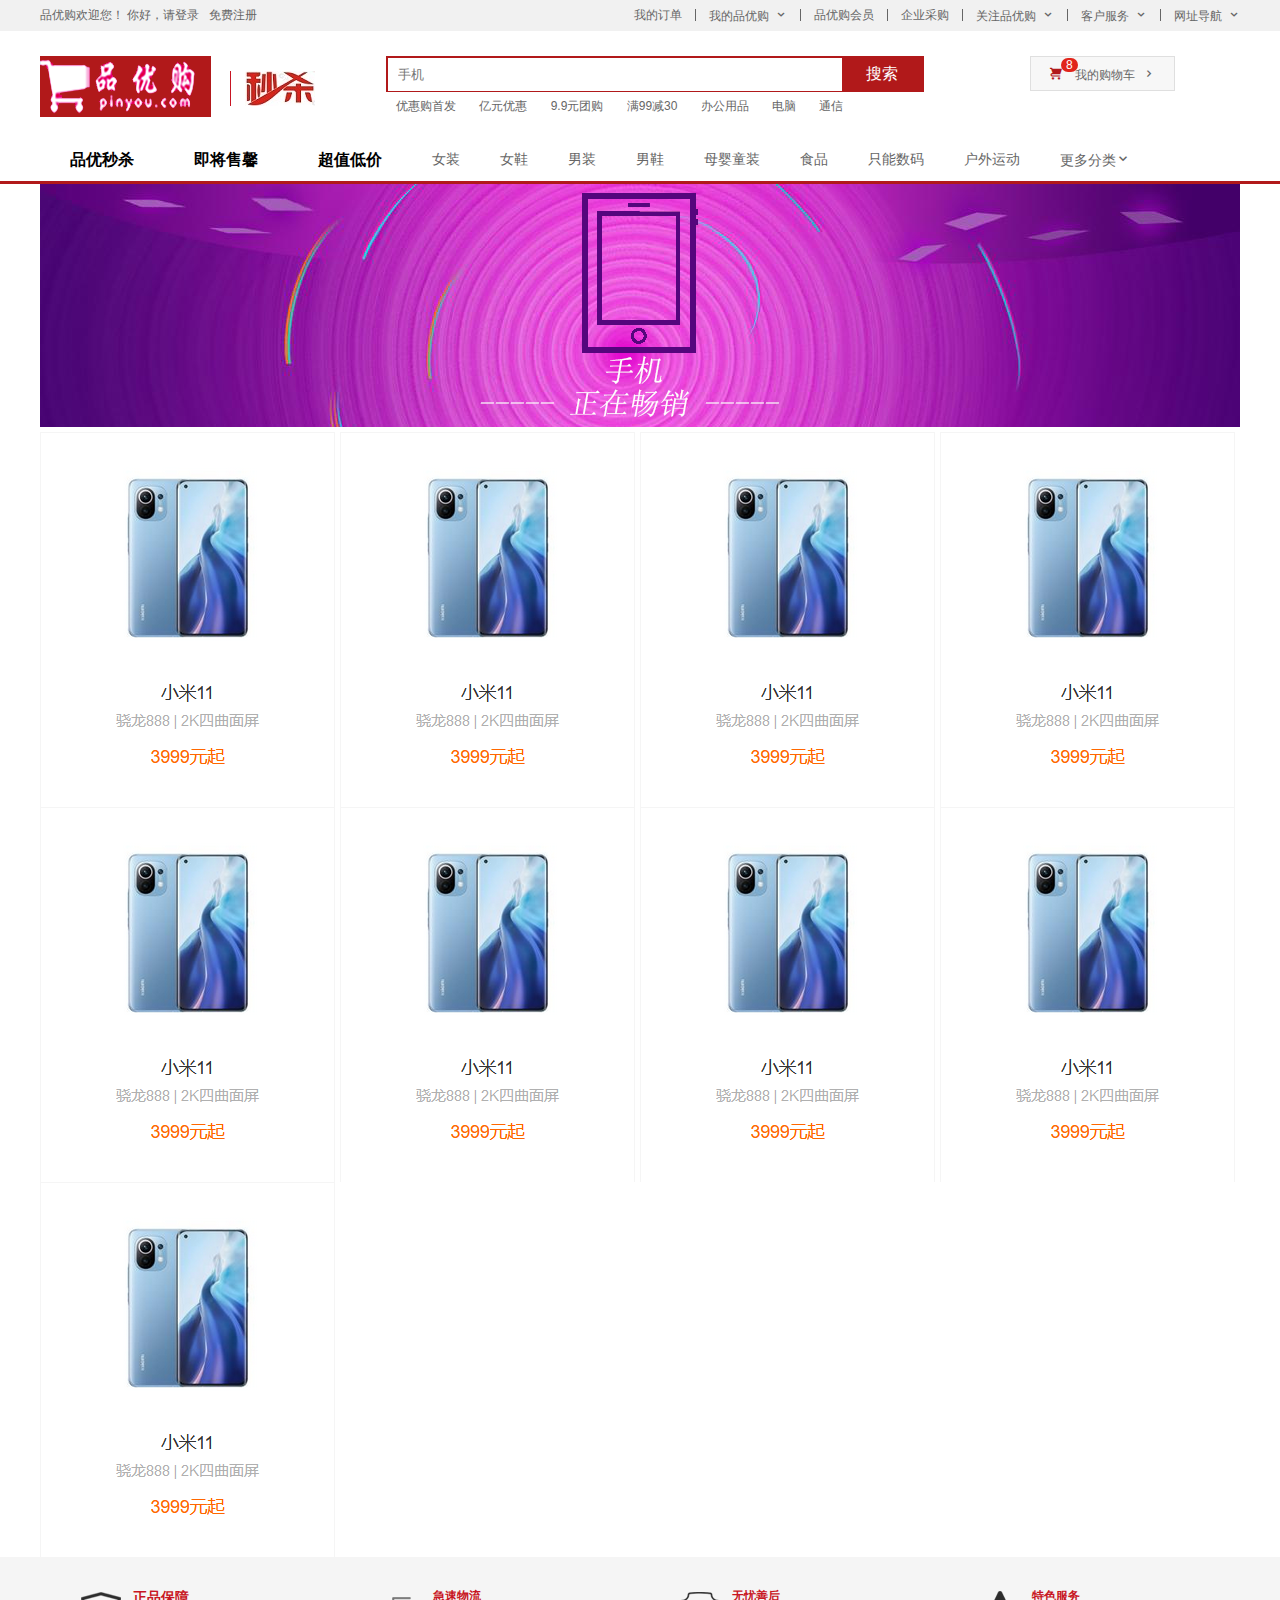
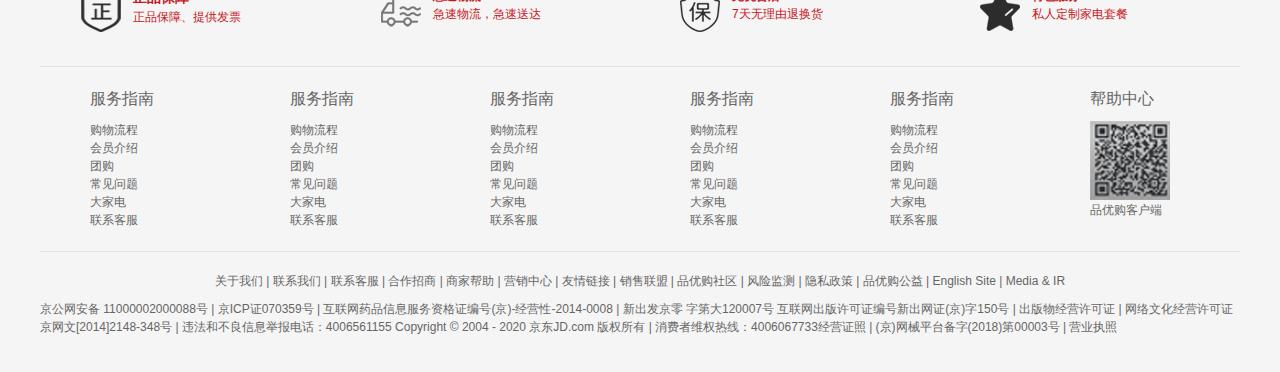
<file: list.html>
<!DOCTYPE html>
<html lang="en">
<head>
    <meta charset="UTF-8">
    <meta name="viewport" content="width=device-width, initial-scale=1.0">
    <title>列表、(PYG.COM)-正品低价、品质保障、配送及时、轻松购物！</title>
    <!-- 网站说明 -->
    <meta name="description" content="品优购PYG.COM-专业的综合网上购物商城,销售家电、数码通讯、电脑、家居百货、服装服饰、母婴、图书、
    食品等数万个品牌优质商品.便捷、诚信的服务，为您提供愉悦的网上购物体验!">
    <!-- 关键字 -->
    <meta name="Keywords" content="网上购物,网上商城,手机,笔记本,电脑,MP3,CD,VCD,DV,相机,数码,配件,手表,存储卡,品优购">
    <!-- 引入favioc图标 -->
    <link rel="shortcut icon" href="./favicon.ico" />
    <!-- 引入初始化样式文件 -->
    <link rel="stylesheet" href="css/base.css">
    <!-- 引入公共样式文件 -->
    <link rel="stylesheet" href="css/common.css">
    <!-- 引入list样式文件 -->
    <link rel="stylesheet" href="css/list.css">
</head>
<body>
    <!-- 快捷导航模块 start -->
    <section class="shortcut">
        <div class="w">
            <div class="fl">
                <ul>
                    <li>品优购欢迎您！&nbsp;</li>
                    <li><a href="#">你好，请登录&nbsp;&nbsp;&nbsp;</a><a href="#" class="style_red">免费注册</a></li>
                </ul>
            </div>
            <div class="fr">
                <ul>
                    <li>我的订单</li>
                    <li></li>
                    <li class="arrow-icon">我的品优购</li>
                    <li></li>
                    <li>品优购会员</li>
                    <li></li>
                    <li>企业采购</li>
                    <li></li>
                    <li class="arrow-icon">关注品优购</li>
                    <li></li>
                    <li class="arrow-icon">客户服务</li>
                    <li></li>
                    <li class="arrow-icon">网址导航</li>
                </ul>
            </div>
        </div>
    </section>
    <!-- 快捷导航模块 end -->   
    <!-- header头部模块制作 start -->
    <header class="header w">
        <!-- logo模块 -->
        <div class="logo">
            <h1>
                <a href="index.html" title="品优购商城">品优购商城</a>
            </h1>
        </div>
        <div class="ks">
            <a href="#"><img src="./images/sk.png" alt=""></a>
        </div>
        <!-- 搜索模块 -->
        <div class="search">
            <input type="search" name="" id="" placeholder="手机"></input>
            <button>搜索</button>
        </div>
        <!-- hotword模块制作 -->
        <div class="hotword">
            <a href="#">优惠购首发</a>
            <a href="#">亿元优惠</a>
            <a href="#">9.9元团购</a>
            <a href="#">满99减30</a>
            <a href="#">办公用品</a>
            <a href="#">电脑</a>
            <a href="#">通信</a>
        </div>
        <!-- 购物车模块 -->
        <div class="shopcar">
            我的购物车
            <i class="count">8</i>
        </div>

    </header>
    <!-- header头部模块制作 end -->
    <!-- nav模块制作start -->
    <nav class="nav">
        <div class="w">
            <div class="sk_list">
                <ul>
                    <li><a href="#">品优秒杀</a></li>
                    <li><a href="#">即将售馨</a></li>
                    <li><a href="#">超值低价</a></li>
                </ul>
            </div>
            <div class="sk_con">
                <ul>
                    <li><a href="#">女装</a></li>
                    <li><a href="#">女鞋</a></li>
                    <li><a href="#">男装</a></li>
                    <li><a href="#">男鞋</a></li>
                    <li><a href="#">母婴童装</a></li>
                    <li><a href="#">食品</a></li>
                    <li><a href="#">只能数码</a></li>
                    <li><a href="#">户外运动</a></li>
                    <li><a href="#">更多分类</a></li>
                </ul>
            </div>
        </div>
    </nav>
    <!-- nav模块制作end -->
    <!-- 列表页主题部分 start -->
    <div class="w sk_container">
        <div class="sk_hd">
            <img src="./images/phone.png" alt="" width="100%">
        </div>
        <div class="sk_bd">
            <ul class="clearfix">
                <li><a href="#"><img src="./images/01.png" alt=""></a></li>
                <li><a href="#"><img src="./images/01.png" alt=""></a></li>
                <li><a href="#"><img src="./images/01.png" alt=""></a></li>
                <li><a href="#"><img src="./images/01.png" alt=""></a></li>
                <li><a href="#"><img src="./images/01.png" alt=""></a></li>
                <li><a href="#"><img src="./images/01.png" alt=""></a></li>
                <li><a href="#"><img src="./images/01.png" alt=""></a></li>
                <li><a href="#"><img src="./images/01.png" alt=""></a></li>
                <li><a href="#"><img src="./images/01.png" alt=""></a></li>
            </ul>
        </div>
    </div>
    <!-- 列表页主题部分 end -->
    <!-- 底部模块制作 start -->
    <footer class="footer">
        <div class="w">
            <div class="mod_service">
                <ul>
                    <li>
                        <h5 class="mod_service_tit_mod_service_bao"></h5>
                        <div class="service_txt">
                            <h4>正品保障</h4>
                            <p>正品保障、提供发票</p>
                        </div>
                    </li>
                    <li>
                        <h5 class="mod_service_tit_mod_service_ji"></h5>
                        <div>
                            <h4>急速物流</h4>
                            <p>急速物流，急速送达</p>
                        </div>
                    </li>
                    <li>
                        <h5 class="mod_service_tit_mod_service_wu"></h5>
                        <div>
                            <h4>无忧善后</h4>
                            <p>7天无理由退换货</p>
                        </div>
                    </li>
                    <li>
                        <h5 class="mod_service_tit_mod_service_te"></h5>
                        <div>
                            <h4>特色服务</h4>
                            <p>私人定制家电套餐</p>
                        </div>
                    </li>
                </ul>
            </div>
            <div class="mod_help">
                <dl>
                    <dt>服务指南</dt>
                    <dd><a href="#">购物流程</a></dd>
                    <dd><a href="#">会员介绍</a></dd>
                    <dd><a href="#">团购</a></dd>
                    <dd><a href="#">常见问题</a></dd>
                    <dd><a href="#">大家电</a></dd>
                    <dd><a href="#">联系客服</a></dd>
                </dl>
                <dl>
                    <dt>服务指南</dt>
                    <dd><a href="#">购物流程</a></dd>
                    <dd><a href="#">会员介绍</a></dd>
                    <dd><a href="#">团购</a></dd>
                    <dd><a href="#">常见问题</a></dd>
                    <dd><a href="#">大家电</a></dd>
                    <dd><a href="#">联系客服</a></dd>
                </dl>
                <dl>
                    <dt>服务指南</dt>
                    <dd><a href="#">购物流程</a></dd>
                    <dd><a href="#">会员介绍</a></dd>
                    <dd><a href="#">团购</a></dd>
                    <dd><a href="#">常见问题</a></dd>
                    <dd><a href="#">大家电</a></dd>
                    <dd><a href="#">联系客服</a></dd>
                </dl>
                <dl>
                    <dt>服务指南</dt>
                    <dd><a href="#">购物流程</a></dd>
                    <dd><a href="#">会员介绍</a></dd>
                    <dd><a href="#">团购</a></dd>
                    <dd><a href="#">常见问题</a></dd>
                    <dd><a href="#">大家电</a></dd>
                    <dd><a href="#">联系客服</a></dd>
                </dl>
                <dl>
                    <dt>服务指南</dt>
                    <dd><a href="#">购物流程</a></dd>
                    <dd><a href="#">会员介绍</a></dd>
                    <dd><a href="#">团购</a></dd>
                    <dd><a href="#">常见问题</a></dd>
                    <dd><a href="#">大家电</a></dd>
                    <dd><a href="#">联系客服</a></dd>
                </dl>
                <dl>
                    <dt>帮助中心</dt>
                    <dd class="QR_code"></dd>
                    <p><a href="#">品优购客户端</a></p>
                </dl>
            </div>
            <div class="links">
                <a href="#">关于我们</a> |
                <a href="#">联系我们</a> |
                <a href="#">联系客服</a> |
                <a href="#">合作招商</a> |
                <a href="#">商家帮助</a> |
                <a href="#">营销中心</a> |
                <a href="#">友情链接</a> |
                <a href="#">销售联盟</a> |
                <a href="#">品优购社区</a> |
                <a href="#">风险监测</a> |
                <a href="#">隐私政策</a> |
                <a href="#">品优购公益</a> |
                <a href="#">English Site</a> |
                <a href="#">Media & IR</a>
            </div>
            <div class="mod_copyright">
                京公网安备 11000002000088号 | 京ICP证070359号 | 互联网药品信息服务资格证编号(京)-经营性-2014-0008 | 新出发京零 字第大120007号

                互联网出版许可证编号新出网证(京)字150号 | 出版物经营许可证 | 网络文化经营许可证京网文[2014]2148-348号 | 违法和不良信息举报电话：4006561155

                Copyright © 2004 - 2020 京东JD.com 版权所有 | 消费者维权热线：4006067733经营证照 | (京)网械平台备字(2018)第00003号 | 营业执照
            </div>
        </div>
    </footer>
    <!-- 底部模块制作 end -->
</body>
</html>
</file>
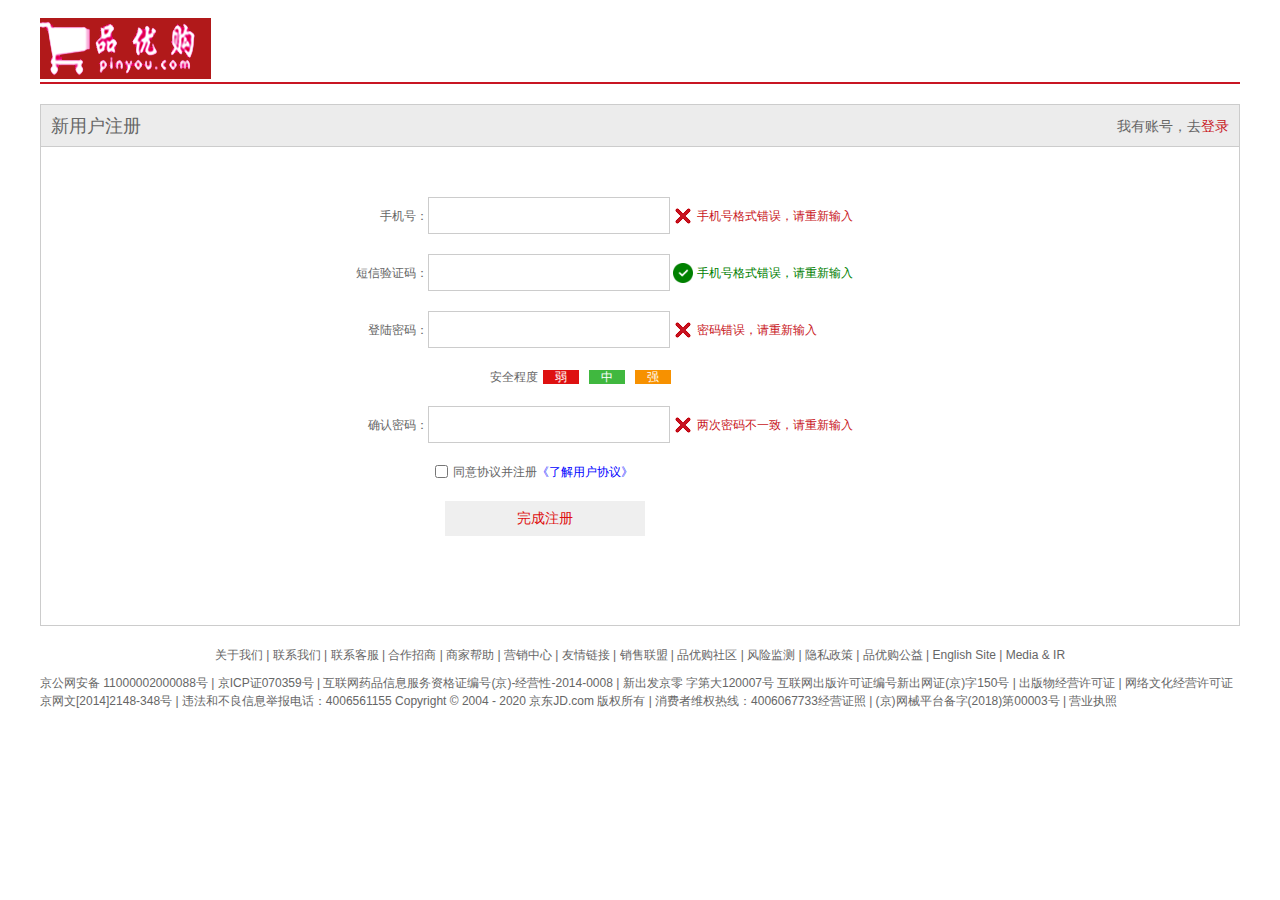
<file: register.html>
<!DOCTYPE html>
<html lang="en">
<head>
    <meta charset="UTF-8">
    <meta name="viewport" content="width=device-width, initial-scale=1.0">
    <title>用户注册</title>
    <!-- 引入favioc图标 -->
    <link rel="shortcut icon" href="./favicon.ico" />   
    <!-- 引入初始化css -->
    <link rel="stylesheet" href=".//css/base.css">
    <!-- 引入注册页面css -->
    <link rel="stylesheet" href="./css/register.css">
</head>
<body>
    <div class="w">
        <header>
            <div class="logo"><a href="#"><img src="./images/logo.png" alt=""></a></div>
        </header>
        <div class="registerarea">
            <h3>新用户注册
                <div class="login">我有账号，去<a href="#">登录</a>
                </div>
            </h3>
            <div class="reg_form">
                <form action="">
                    <ul>
                        <li><label for="">手机号：</label><input type="text" class="inp">
                            <span class="error">
                                <i class="error_icon"></i>
                            手机号格式错误，请重新输入</span>
                        </li>
                        <li><label for="">短信验证码：</label><input type="text" class="inp">
                            <span class="success">
                                <i class="success_icon"></i>
                            手机号格式错误，请重新输入</span>
                        </li>
                        <li><label for="">登陆密码：</label><input type="password" class="inp">
                            <span class="error">
                                <i class="error_icon"></i>
                            密码错误，请重新输入</span>
                        </li>
                        <li class="safe">安全程度<em class="ruo">弱</em><em class="zhong">中</em><em class="qiang">强</em></li>
    
                        <li><label for="">确认密码：</label><input type="password" class="inp">
                            <span class="error">
                                <i class="error_icon"></i>
                            两次密码不一致，请重新输入</span>
                        </li>
                        <li class="agree"><input type="checkbox" name="" id="">同意协议并注册<a href="#">《了解用户协议》</a></li>
                        <li><a href="#"><input class="btn" type="submit" value="完成注册"></input></a></li>
                    </ul>
                </form>
            </div>

        </div>
        <footer>
            <div class="links">
                <a href="#">关于我们</a> |
                <a href="#">联系我们</a> |
                <a href="#">联系客服</a> |
                <a href="#">合作招商</a> |
                <a href="#">商家帮助</a> |
                <a href="#">营销中心</a> |
                <a href="#">友情链接</a> |
                <a href="#">销售联盟</a> |
                <a href="#">品优购社区</a> |
                <a href="#">风险监测</a> |
                <a href="#">隐私政策</a> |
                <a href="#">品优购公益</a> |
                <a href="#">English Site</a> |
                <a href="#">Media & IR</a>
            </div>
            <div class="mod_copyright">
                京公网安备 11000002000088号 | 京ICP证070359号 | 互联网药品信息服务资格证编号(京)-经营性-2014-0008 | 新出发京零 字第大120007号

                互联网出版许可证编号新出网证(京)字150号 | 出版物经营许可证 | 网络文化经营许可证京网文[2014]2148-348号 | 违法和不良信息举报电话：4006561155

                Copyright © 2004 - 2020 京东JD.com 版权所有 | 消费者维权热线：4006067733经营证照 | (京)网械平台备字(2018)第00003号 | 营业执照
            </div>
        </footer>
    </div>
</body>
</html>
</file>
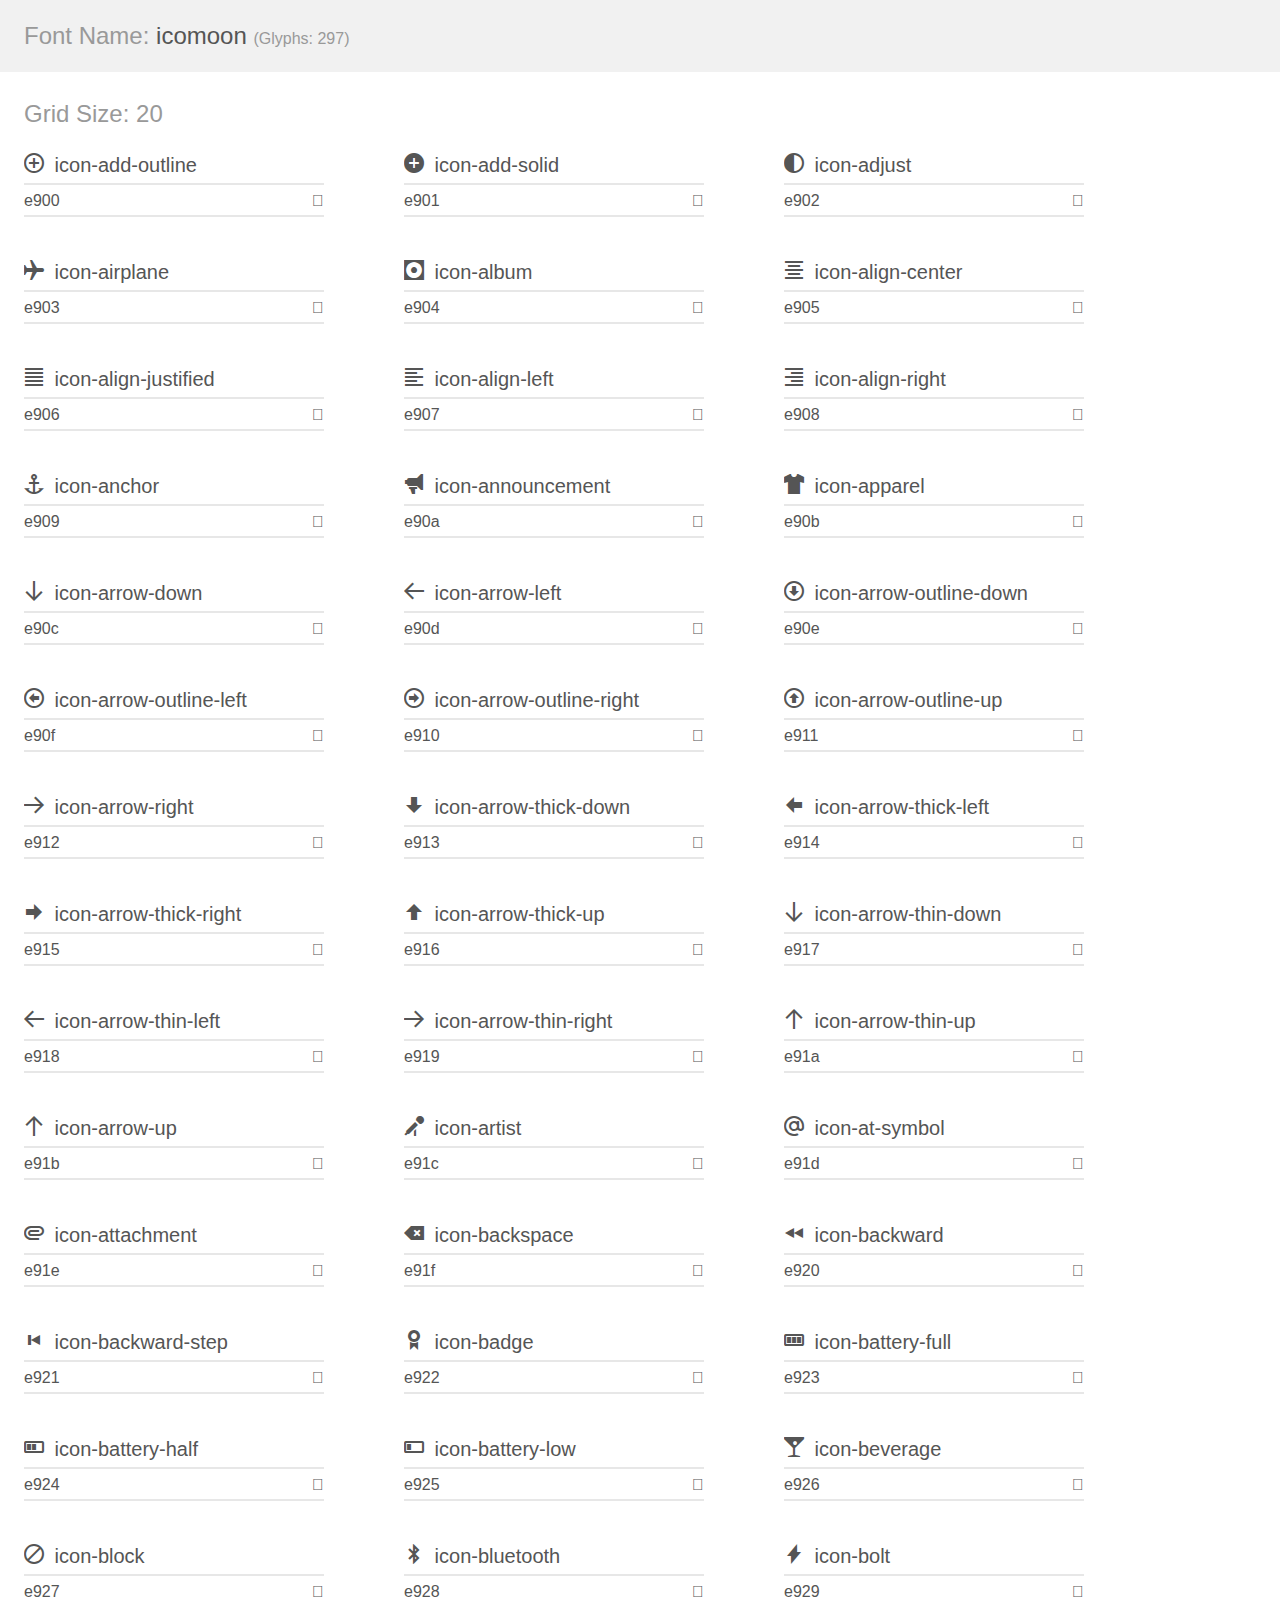
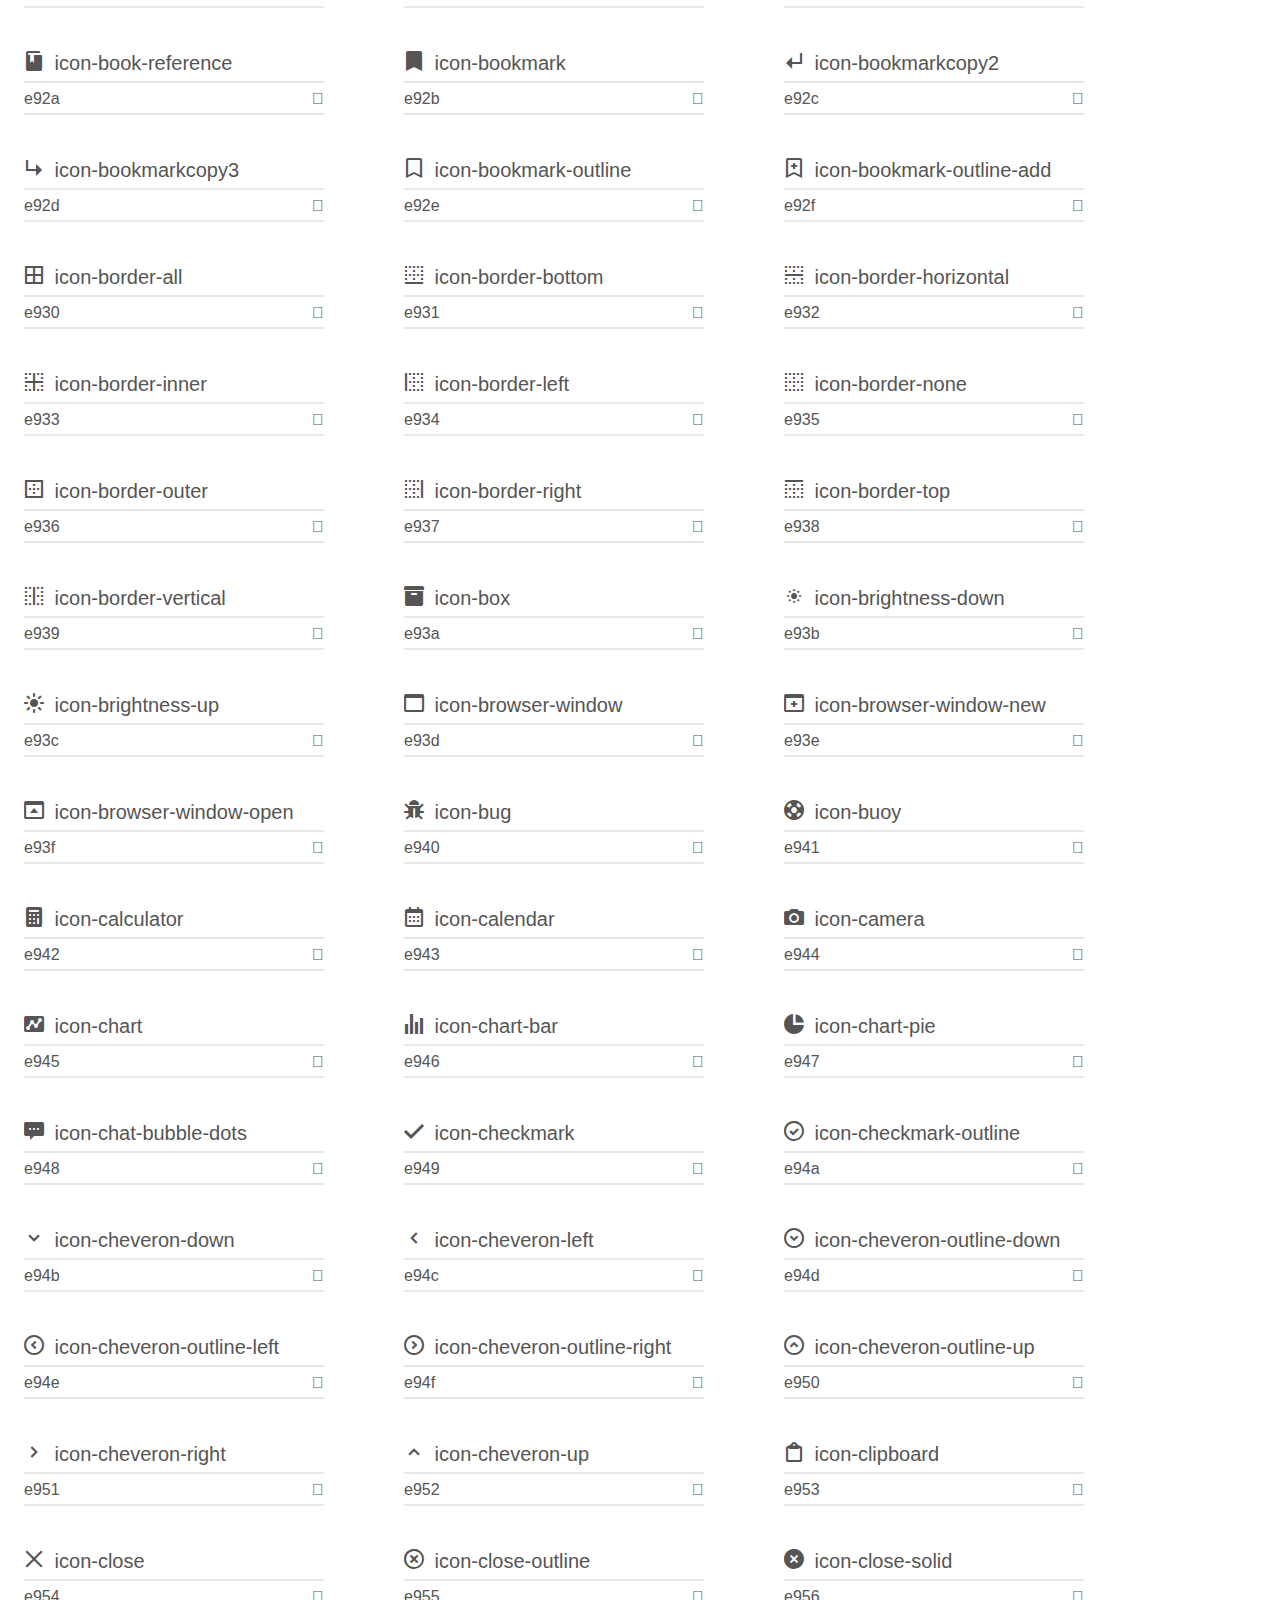
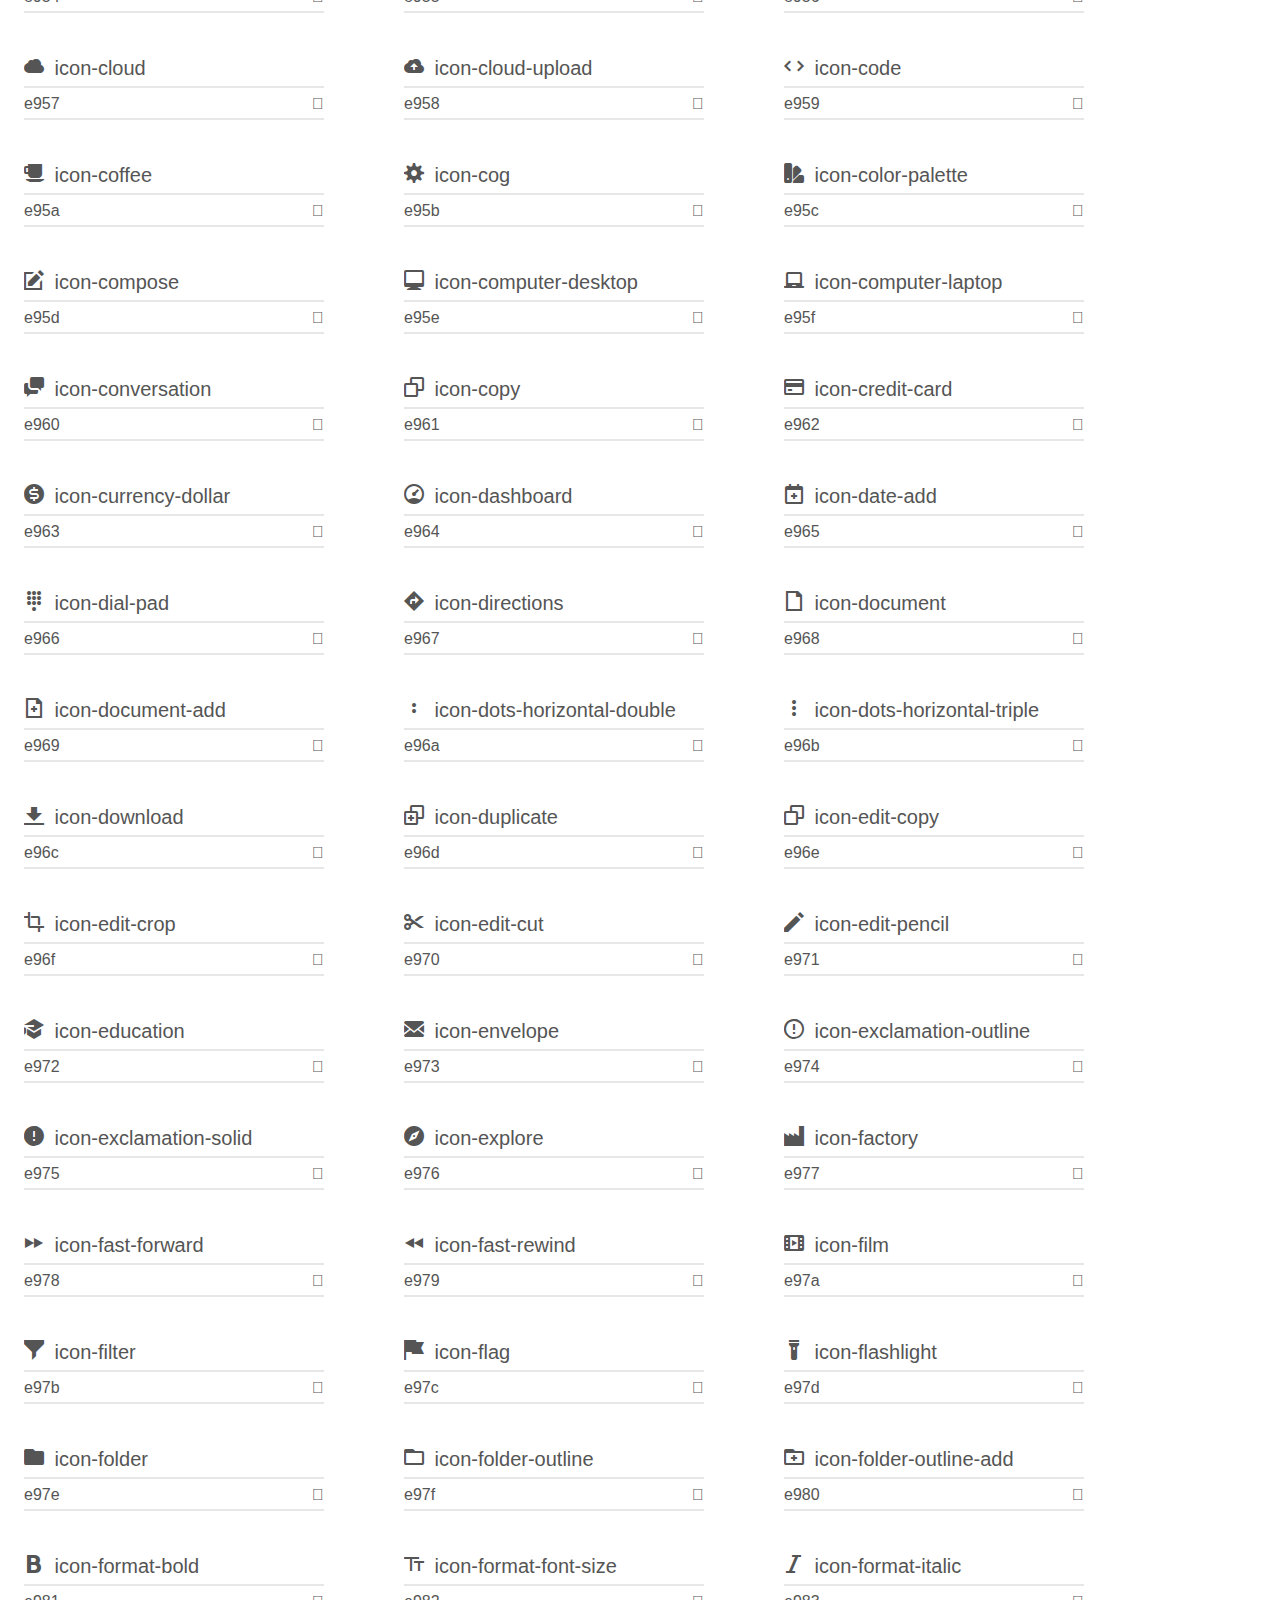
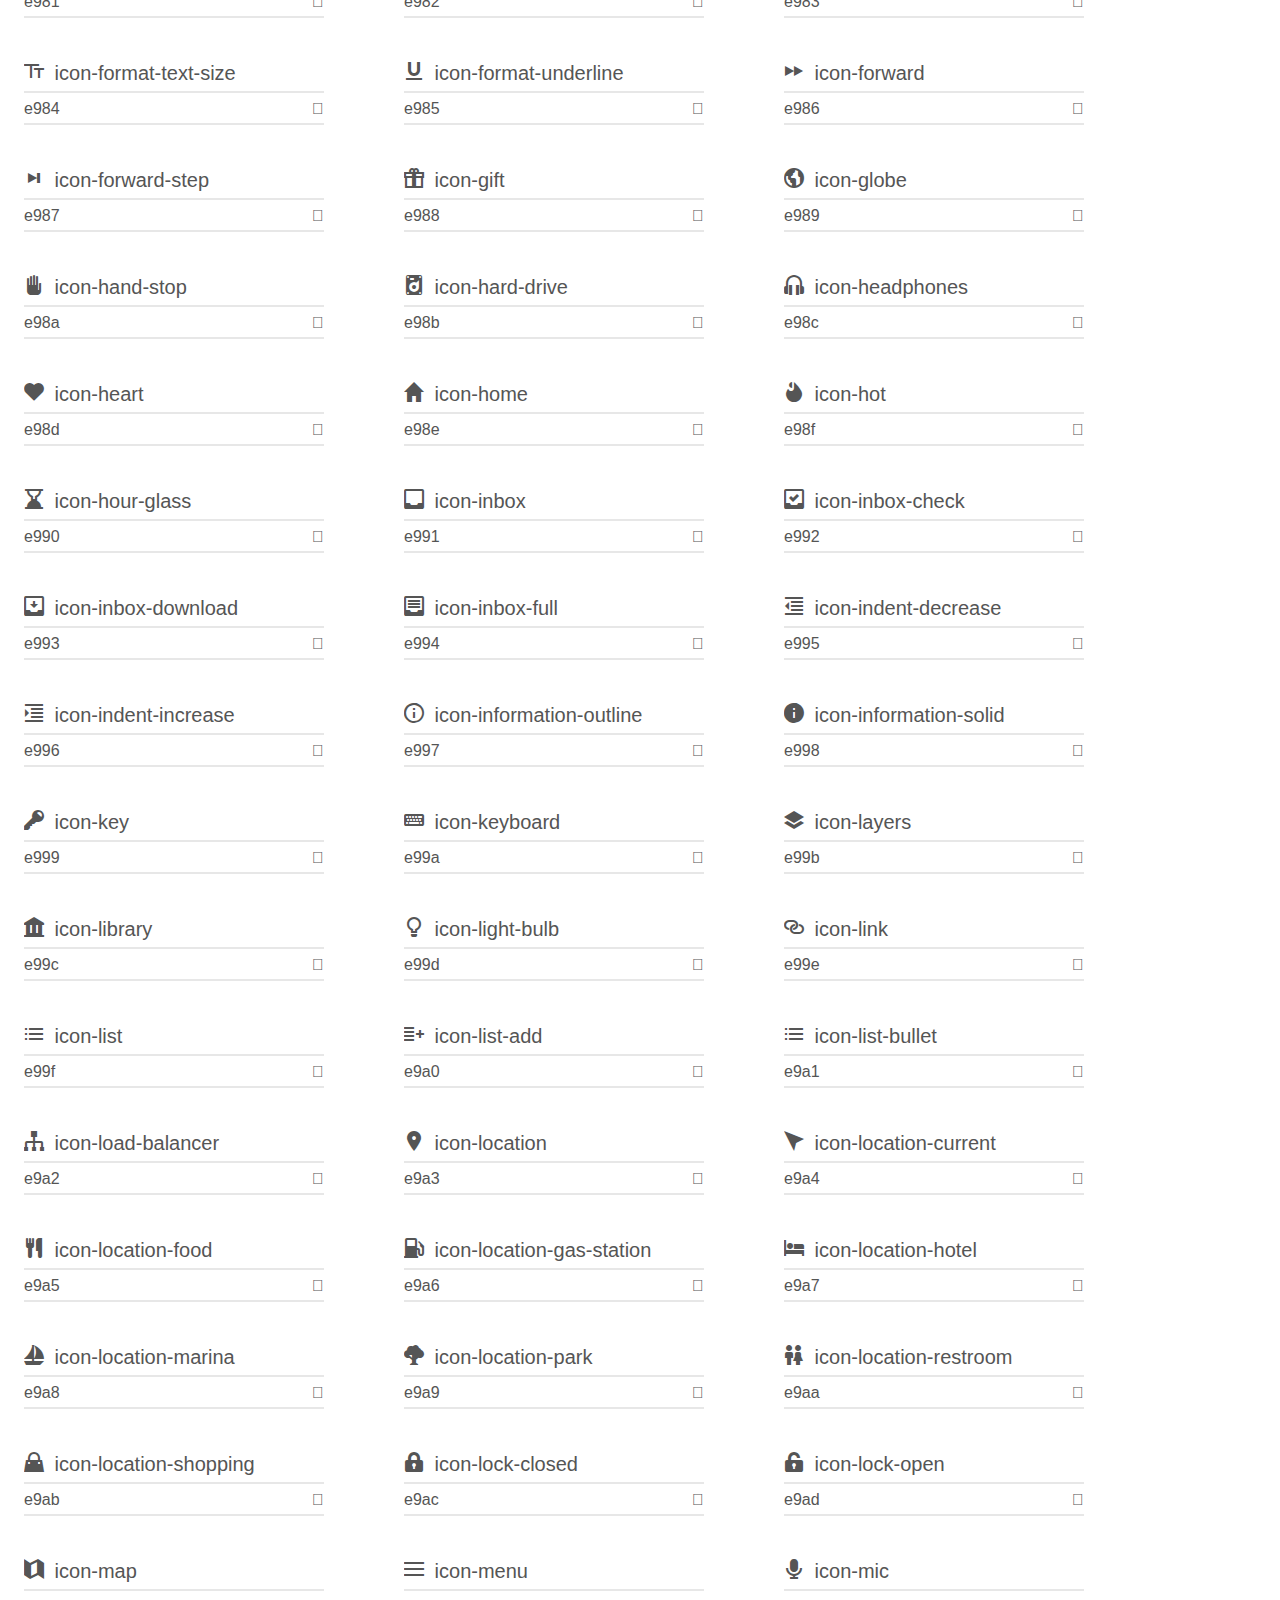
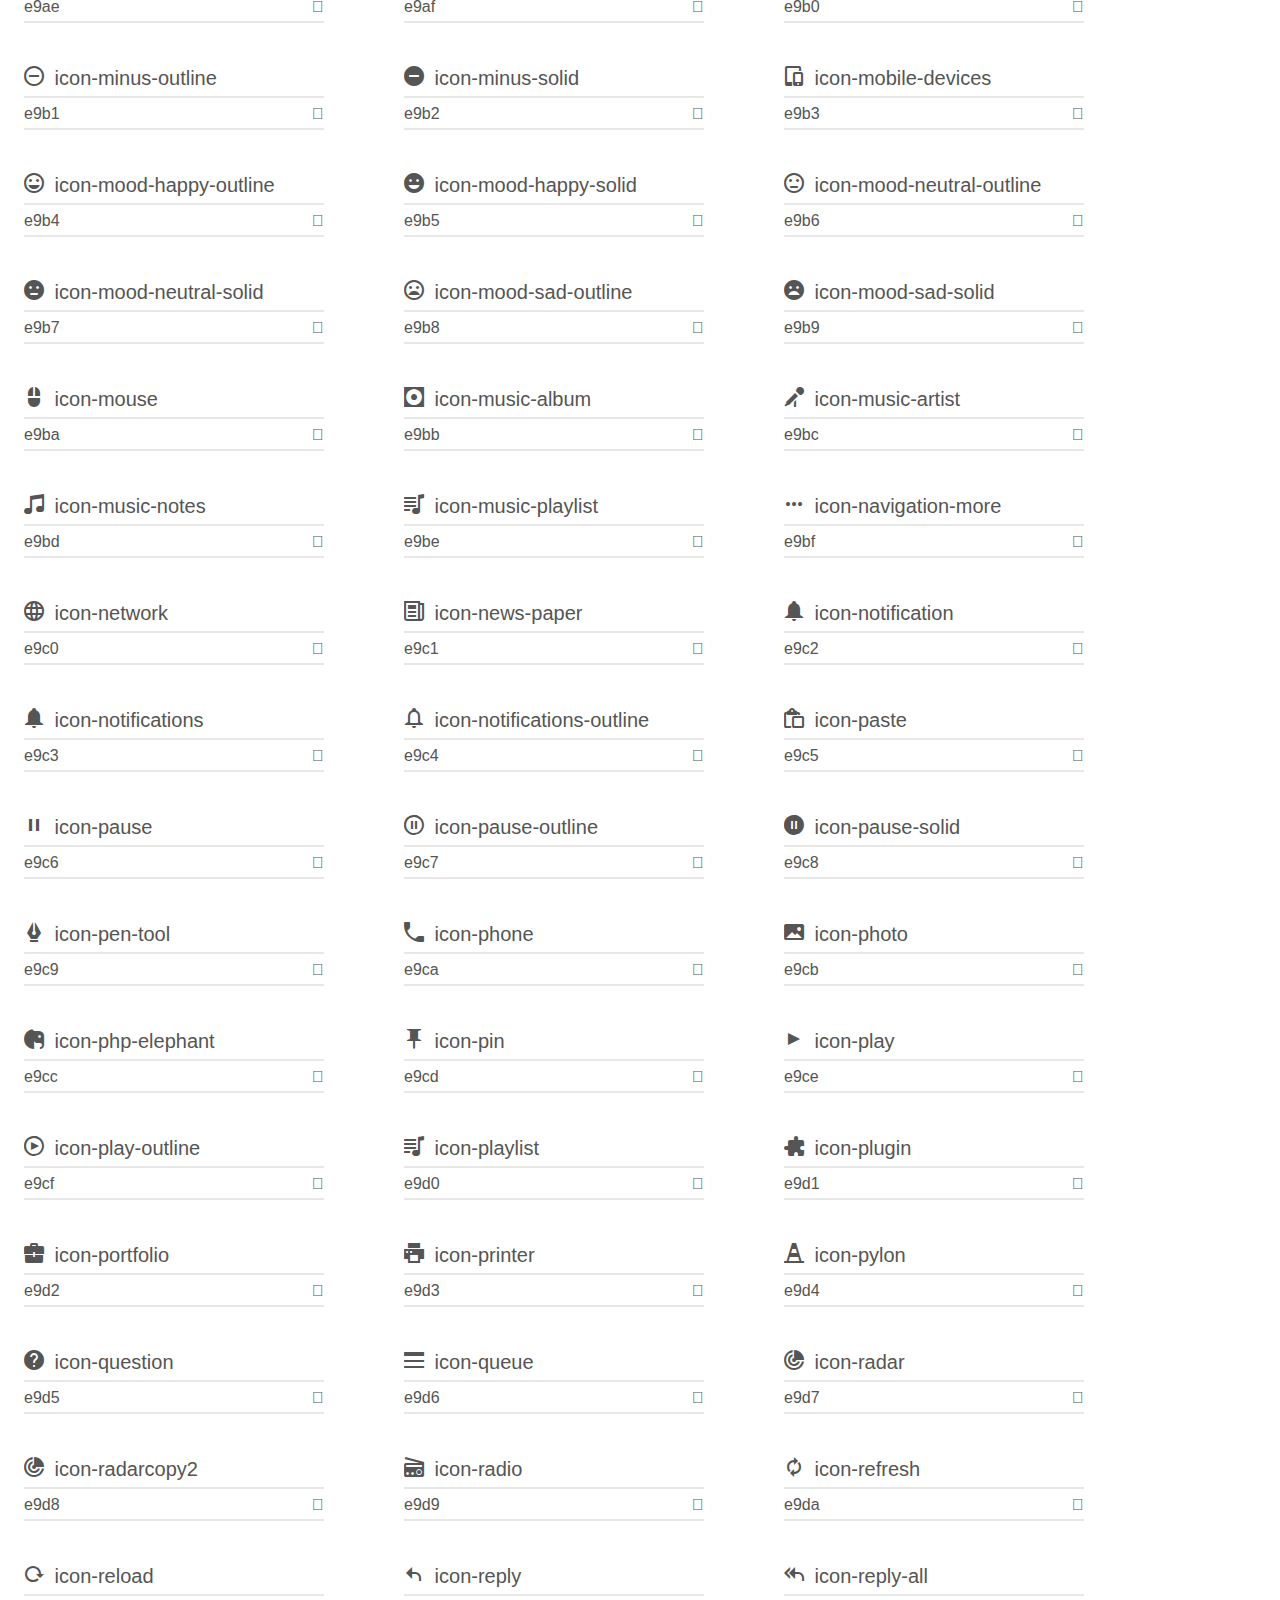
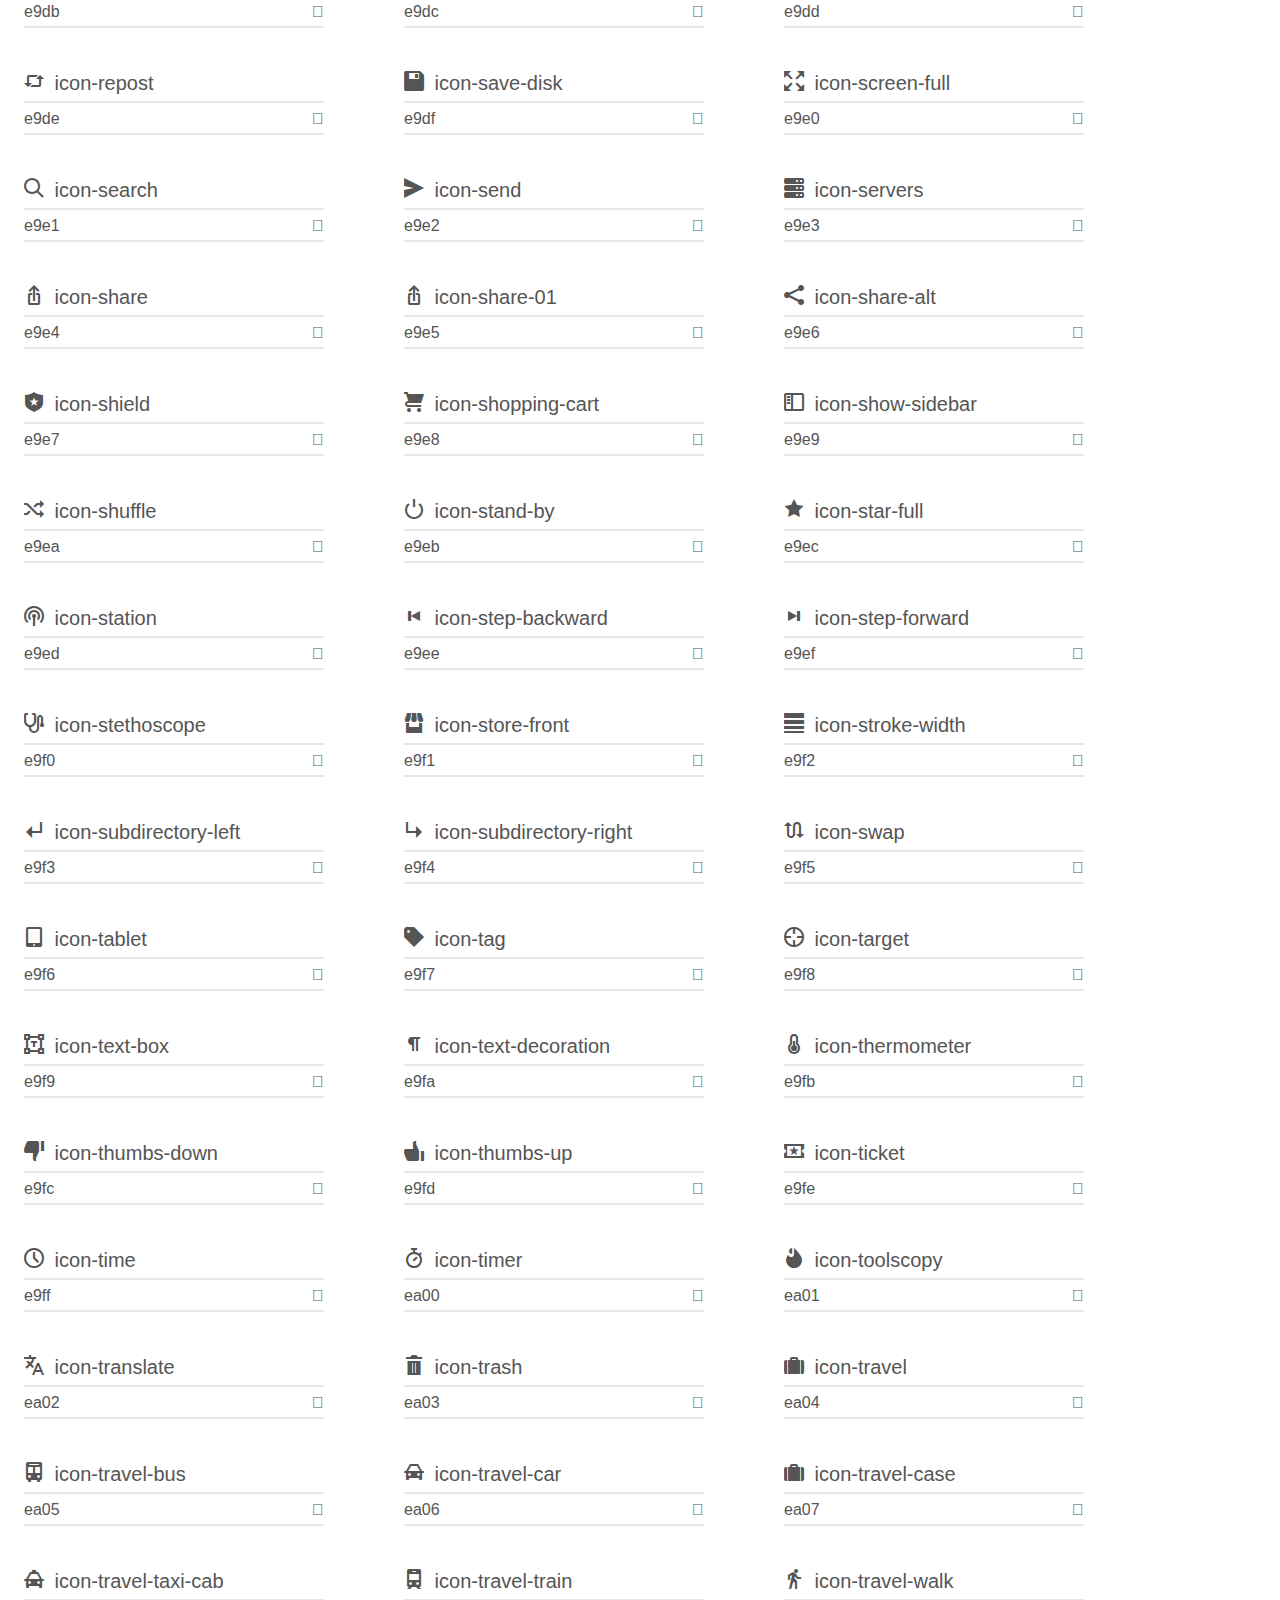
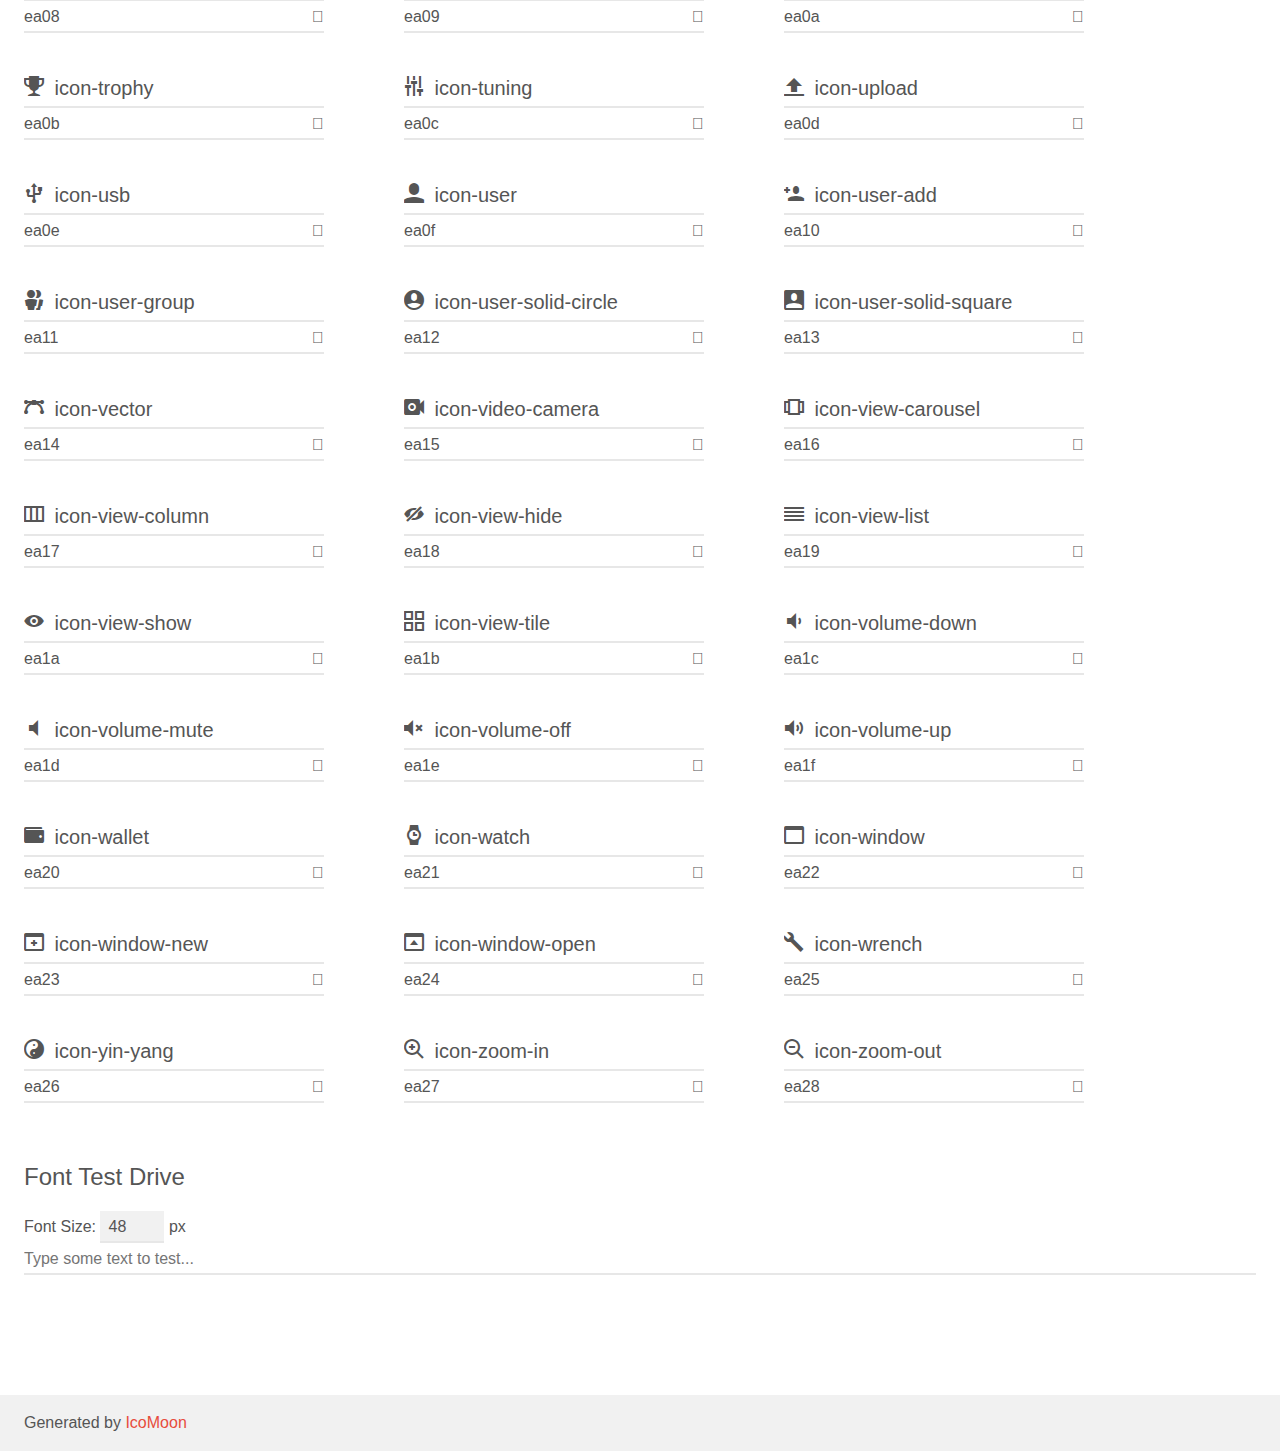
<file: 图标/demo.html>
<!doctype html>
<html>
<head>
    <meta charset="utf-8">
    <title>IcoMoon Demo</title>
    <meta name="description" content="An Icon Font Generated By IcoMoon.io">
    <meta name="viewport" content="width=device-width, initial-scale=1">
    <link rel="stylesheet" href="demo-files/demo.css">
    <link rel="stylesheet" href="style.css"></head>
<body>
    <div class="bgc1 clearfix">
        <h1 class="mhmm mvm"><span class="fgc1">Font Name:</span> icomoon <small class="fgc1">(Glyphs:&nbsp;297)</small></h1>
    </div>
    <div class="clearfix mhl ptl">
        <h1 class="mvm mtn fgc1">Grid Size: 20</h1>
        <div class="glyph fs1">
            <div class="clearfix bshadow0 pbs">
                <span class="icon-add-outline"></span>
                <span class="mls"> icon-add-outline</span>
            </div>
            <fieldset class="fs0 size1of1 clearfix hidden-false">
                <input type="text" readonly value="e900" class="unit size1of2" />
                <input type="text" maxlength="1" readonly value="&#xe900;" class="unitRight size1of2 talign-right" />
            </fieldset>
            <div class="fs0 bshadow0 clearfix hidden-true">
                <span class="unit pvs fgc1">liga: </span>
                <input type="text" readonly value="" class="liga unitRight" />
            </div>
        </div>
        <div class="glyph fs1">
            <div class="clearfix bshadow0 pbs">
                <span class="icon-add-solid"></span>
                <span class="mls"> icon-add-solid</span>
            </div>
            <fieldset class="fs0 size1of1 clearfix hidden-false">
                <input type="text" readonly value="e901" class="unit size1of2" />
                <input type="text" maxlength="1" readonly value="&#xe901;" class="unitRight size1of2 talign-right" />
            </fieldset>
            <div class="fs0 bshadow0 clearfix hidden-true">
                <span class="unit pvs fgc1">liga: </span>
                <input type="text" readonly value="" class="liga unitRight" />
            </div>
        </div>
        <div class="glyph fs1">
            <div class="clearfix bshadow0 pbs">
                <span class="icon-adjust"></span>
                <span class="mls"> icon-adjust</span>
            </div>
            <fieldset class="fs0 size1of1 clearfix hidden-false">
                <input type="text" readonly value="e902" class="unit size1of2" />
                <input type="text" maxlength="1" readonly value="&#xe902;" class="unitRight size1of2 talign-right" />
            </fieldset>
            <div class="fs0 bshadow0 clearfix hidden-true">
                <span class="unit pvs fgc1">liga: </span>
                <input type="text" readonly value="" class="liga unitRight" />
            </div>
        </div>
        <div class="glyph fs1">
            <div class="clearfix bshadow0 pbs">
                <span class="icon-airplane"></span>
                <span class="mls"> icon-airplane</span>
            </div>
            <fieldset class="fs0 size1of1 clearfix hidden-false">
                <input type="text" readonly value="e903" class="unit size1of2" />
                <input type="text" maxlength="1" readonly value="&#xe903;" class="unitRight size1of2 talign-right" />
            </fieldset>
            <div class="fs0 bshadow0 clearfix hidden-true">
                <span class="unit pvs fgc1">liga: </span>
                <input type="text" readonly value="" class="liga unitRight" />
            </div>
        </div>
        <div class="glyph fs1">
            <div class="clearfix bshadow0 pbs">
                <span class="icon-album"></span>
                <span class="mls"> icon-album</span>
            </div>
            <fieldset class="fs0 size1of1 clearfix hidden-false">
                <input type="text" readonly value="e904" class="unit size1of2" />
                <input type="text" maxlength="1" readonly value="&#xe904;" class="unitRight size1of2 talign-right" />
            </fieldset>
            <div class="fs0 bshadow0 clearfix hidden-true">
                <span class="unit pvs fgc1">liga: </span>
                <input type="text" readonly value="" class="liga unitRight" />
            </div>
        </div>
        <div class="glyph fs1">
            <div class="clearfix bshadow0 pbs">
                <span class="icon-align-center"></span>
                <span class="mls"> icon-align-center</span>
            </div>
            <fieldset class="fs0 size1of1 clearfix hidden-false">
                <input type="text" readonly value="e905" class="unit size1of2" />
                <input type="text" maxlength="1" readonly value="&#xe905;" class="unitRight size1of2 talign-right" />
            </fieldset>
            <div class="fs0 bshadow0 clearfix hidden-true">
                <span class="unit pvs fgc1">liga: </span>
                <input type="text" readonly value="" class="liga unitRight" />
            </div>
        </div>
        <div class="glyph fs1">
            <div class="clearfix bshadow0 pbs">
                <span class="icon-align-justified"></span>
                <span class="mls"> icon-align-justified</span>
            </div>
            <fieldset class="fs0 size1of1 clearfix hidden-false">
                <input type="text" readonly value="e906" class="unit size1of2" />
                <input type="text" maxlength="1" readonly value="&#xe906;" class="unitRight size1of2 talign-right" />
            </fieldset>
            <div class="fs0 bshadow0 clearfix hidden-true">
                <span class="unit pvs fgc1">liga: </span>
                <input type="text" readonly value="" class="liga unitRight" />
            </div>
        </div>
        <div class="glyph fs1">
            <div class="clearfix bshadow0 pbs">
                <span class="icon-align-left"></span>
                <span class="mls"> icon-align-left</span>
            </div>
            <fieldset class="fs0 size1of1 clearfix hidden-false">
                <input type="text" readonly value="e907" class="unit size1of2" />
                <input type="text" maxlength="1" readonly value="&#xe907;" class="unitRight size1of2 talign-right" />
            </fieldset>
            <div class="fs0 bshadow0 clearfix hidden-true">
                <span class="unit pvs fgc1">liga: </span>
                <input type="text" readonly value="" class="liga unitRight" />
            </div>
        </div>
        <div class="glyph fs1">
            <div class="clearfix bshadow0 pbs">
                <span class="icon-align-right"></span>
                <span class="mls"> icon-align-right</span>
            </div>
            <fieldset class="fs0 size1of1 clearfix hidden-false">
                <input type="text" readonly value="e908" class="unit size1of2" />
                <input type="text" maxlength="1" readonly value="&#xe908;" class="unitRight size1of2 talign-right" />
            </fieldset>
            <div class="fs0 bshadow0 clearfix hidden-true">
                <span class="unit pvs fgc1">liga: </span>
                <input type="text" readonly value="" class="liga unitRight" />
            </div>
        </div>
        <div class="glyph fs1">
            <div class="clearfix bshadow0 pbs">
                <span class="icon-anchor"></span>
                <span class="mls"> icon-anchor</span>
            </div>
            <fieldset class="fs0 size1of1 clearfix hidden-false">
                <input type="text" readonly value="e909" class="unit size1of2" />
                <input type="text" maxlength="1" readonly value="&#xe909;" class="unitRight size1of2 talign-right" />
            </fieldset>
            <div class="fs0 bshadow0 clearfix hidden-true">
                <span class="unit pvs fgc1">liga: </span>
                <input type="text" readonly value="" class="liga unitRight" />
            </div>
        </div>
        <div class="glyph fs1">
            <div class="clearfix bshadow0 pbs">
                <span class="icon-announcement"></span>
                <span class="mls"> icon-announcement</span>
            </div>
            <fieldset class="fs0 size1of1 clearfix hidden-false">
                <input type="text" readonly value="e90a" class="unit size1of2" />
                <input type="text" maxlength="1" readonly value="&#xe90a;" class="unitRight size1of2 talign-right" />
            </fieldset>
            <div class="fs0 bshadow0 clearfix hidden-true">
                <span class="unit pvs fgc1">liga: </span>
                <input type="text" readonly value="" class="liga unitRight" />
            </div>
        </div>
        <div class="glyph fs1">
            <div class="clearfix bshadow0 pbs">
                <span class="icon-apparel"></span>
                <span class="mls"> icon-apparel</span>
            </div>
            <fieldset class="fs0 size1of1 clearfix hidden-false">
                <input type="text" readonly value="e90b" class="unit size1of2" />
                <input type="text" maxlength="1" readonly value="&#xe90b;" class="unitRight size1of2 talign-right" />
            </fieldset>
            <div class="fs0 bshadow0 clearfix hidden-true">
                <span class="unit pvs fgc1">liga: </span>
                <input type="text" readonly value="" class="liga unitRight" />
            </div>
        </div>
        <div class="glyph fs1">
            <div class="clearfix bshadow0 pbs">
                <span class="icon-arrow-down"></span>
                <span class="mls"> icon-arrow-down</span>
            </div>
            <fieldset class="fs0 size1of1 clearfix hidden-false">
                <input type="text" readonly value="e90c" class="unit size1of2" />
                <input type="text" maxlength="1" readonly value="&#xe90c;" class="unitRight size1of2 talign-right" />
            </fieldset>
            <div class="fs0 bshadow0 clearfix hidden-true">
                <span class="unit pvs fgc1">liga: </span>
                <input type="text" readonly value="" class="liga unitRight" />
            </div>
        </div>
        <div class="glyph fs1">
            <div class="clearfix bshadow0 pbs">
                <span class="icon-arrow-left"></span>
                <span class="mls"> icon-arrow-left</span>
            </div>
            <fieldset class="fs0 size1of1 clearfix hidden-false">
                <input type="text" readonly value="e90d" class="unit size1of2" />
                <input type="text" maxlength="1" readonly value="&#xe90d;" class="unitRight size1of2 talign-right" />
            </fieldset>
            <div class="fs0 bshadow0 clearfix hidden-true">
                <span class="unit pvs fgc1">liga: </span>
                <input type="text" readonly value="" class="liga unitRight" />
            </div>
        </div>
        <div class="glyph fs1">
            <div class="clearfix bshadow0 pbs">
                <span class="icon-arrow-outline-down"></span>
                <span class="mls"> icon-arrow-outline-down</span>
            </div>
            <fieldset class="fs0 size1of1 clearfix hidden-false">
                <input type="text" readonly value="e90e" class="unit size1of2" />
                <input type="text" maxlength="1" readonly value="&#xe90e;" class="unitRight size1of2 talign-right" />
            </fieldset>
            <div class="fs0 bshadow0 clearfix hidden-true">
                <span class="unit pvs fgc1">liga: </span>
                <input type="text" readonly value="" class="liga unitRight" />
            </div>
        </div>
        <div class="glyph fs1">
            <div class="clearfix bshadow0 pbs">
                <span class="icon-arrow-outline-left"></span>
                <span class="mls"> icon-arrow-outline-left</span>
            </div>
            <fieldset class="fs0 size1of1 clearfix hidden-false">
                <input type="text" readonly value="e90f" class="unit size1of2" />
                <input type="text" maxlength="1" readonly value="&#xe90f;" class="unitRight size1of2 talign-right" />
            </fieldset>
            <div class="fs0 bshadow0 clearfix hidden-true">
                <span class="unit pvs fgc1">liga: </span>
                <input type="text" readonly value="" class="liga unitRight" />
            </div>
        </div>
        <div class="glyph fs1">
            <div class="clearfix bshadow0 pbs">
                <span class="icon-arrow-outline-right"></span>
                <span class="mls"> icon-arrow-outline-right</span>
            </div>
            <fieldset class="fs0 size1of1 clearfix hidden-false">
                <input type="text" readonly value="e910" class="unit size1of2" />
                <input type="text" maxlength="1" readonly value="&#xe910;" class="unitRight size1of2 talign-right" />
            </fieldset>
            <div class="fs0 bshadow0 clearfix hidden-true">
                <span class="unit pvs fgc1">liga: </span>
                <input type="text" readonly value="" class="liga unitRight" />
            </div>
        </div>
        <div class="glyph fs1">
            <div class="clearfix bshadow0 pbs">
                <span class="icon-arrow-outline-up"></span>
                <span class="mls"> icon-arrow-outline-up</span>
            </div>
            <fieldset class="fs0 size1of1 clearfix hidden-false">
                <input type="text" readonly value="e911" class="unit size1of2" />
                <input type="text" maxlength="1" readonly value="&#xe911;" class="unitRight size1of2 talign-right" />
            </fieldset>
            <div class="fs0 bshadow0 clearfix hidden-true">
                <span class="unit pvs fgc1">liga: </span>
                <input type="text" readonly value="" class="liga unitRight" />
            </div>
        </div>
        <div class="glyph fs1">
            <div class="clearfix bshadow0 pbs">
                <span class="icon-arrow-right"></span>
                <span class="mls"> icon-arrow-right</span>
            </div>
            <fieldset class="fs0 size1of1 clearfix hidden-false">
                <input type="text" readonly value="e912" class="unit size1of2" />
                <input type="text" maxlength="1" readonly value="&#xe912;" class="unitRight size1of2 talign-right" />
            </fieldset>
            <div class="fs0 bshadow0 clearfix hidden-true">
                <span class="unit pvs fgc1">liga: </span>
                <input type="text" readonly value="" class="liga unitRight" />
            </div>
        </div>
        <div class="glyph fs1">
            <div class="clearfix bshadow0 pbs">
                <span class="icon-arrow-thick-down"></span>
                <span class="mls"> icon-arrow-thick-down</span>
            </div>
            <fieldset class="fs0 size1of1 clearfix hidden-false">
                <input type="text" readonly value="e913" class="unit size1of2" />
                <input type="text" maxlength="1" readonly value="&#xe913;" class="unitRight size1of2 talign-right" />
            </fieldset>
            <div class="fs0 bshadow0 clearfix hidden-true">
                <span class="unit pvs fgc1">liga: </span>
                <input type="text" readonly value="" class="liga unitRight" />
            </div>
        </div>
        <div class="glyph fs1">
            <div class="clearfix bshadow0 pbs">
                <span class="icon-arrow-thick-left"></span>
                <span class="mls"> icon-arrow-thick-left</span>
            </div>
            <fieldset class="fs0 size1of1 clearfix hidden-false">
                <input type="text" readonly value="e914" class="unit size1of2" />
                <input type="text" maxlength="1" readonly value="&#xe914;" class="unitRight size1of2 talign-right" />
            </fieldset>
            <div class="fs0 bshadow0 clearfix hidden-true">
                <span class="unit pvs fgc1">liga: </span>
                <input type="text" readonly value="" class="liga unitRight" />
            </div>
        </div>
        <div class="glyph fs1">
            <div class="clearfix bshadow0 pbs">
                <span class="icon-arrow-thick-right"></span>
                <span class="mls"> icon-arrow-thick-right</span>
            </div>
            <fieldset class="fs0 size1of1 clearfix hidden-false">
                <input type="text" readonly value="e915" class="unit size1of2" />
                <input type="text" maxlength="1" readonly value="&#xe915;" class="unitRight size1of2 talign-right" />
            </fieldset>
            <div class="fs0 bshadow0 clearfix hidden-true">
                <span class="unit pvs fgc1">liga: </span>
                <input type="text" readonly value="" class="liga unitRight" />
            </div>
        </div>
        <div class="glyph fs1">
            <div class="clearfix bshadow0 pbs">
                <span class="icon-arrow-thick-up"></span>
                <span class="mls"> icon-arrow-thick-up</span>
            </div>
            <fieldset class="fs0 size1of1 clearfix hidden-false">
                <input type="text" readonly value="e916" class="unit size1of2" />
                <input type="text" maxlength="1" readonly value="&#xe916;" class="unitRight size1of2 talign-right" />
            </fieldset>
            <div class="fs0 bshadow0 clearfix hidden-true">
                <span class="unit pvs fgc1">liga: </span>
                <input type="text" readonly value="" class="liga unitRight" />
            </div>
        </div>
        <div class="glyph fs1">
            <div class="clearfix bshadow0 pbs">
                <span class="icon-arrow-thin-down"></span>
                <span class="mls"> icon-arrow-thin-down</span>
            </div>
            <fieldset class="fs0 size1of1 clearfix hidden-false">
                <input type="text" readonly value="e917" class="unit size1of2" />
                <input type="text" maxlength="1" readonly value="&#xe917;" class="unitRight size1of2 talign-right" />
            </fieldset>
            <div class="fs0 bshadow0 clearfix hidden-true">
                <span class="unit pvs fgc1">liga: </span>
                <input type="text" readonly value="" class="liga unitRight" />
            </div>
        </div>
        <div class="glyph fs1">
            <div class="clearfix bshadow0 pbs">
                <span class="icon-arrow-thin-left"></span>
                <span class="mls"> icon-arrow-thin-left</span>
            </div>
            <fieldset class="fs0 size1of1 clearfix hidden-false">
                <input type="text" readonly value="e918" class="unit size1of2" />
                <input type="text" maxlength="1" readonly value="&#xe918;" class="unitRight size1of2 talign-right" />
            </fieldset>
            <div class="fs0 bshadow0 clearfix hidden-true">
                <span class="unit pvs fgc1">liga: </span>
                <input type="text" readonly value="" class="liga unitRight" />
            </div>
        </div>
        <div class="glyph fs1">
            <div class="clearfix bshadow0 pbs">
                <span class="icon-arrow-thin-right"></span>
                <span class="mls"> icon-arrow-thin-right</span>
            </div>
            <fieldset class="fs0 size1of1 clearfix hidden-false">
                <input type="text" readonly value="e919" class="unit size1of2" />
                <input type="text" maxlength="1" readonly value="&#xe919;" class="unitRight size1of2 talign-right" />
            </fieldset>
            <div class="fs0 bshadow0 clearfix hidden-true">
                <span class="unit pvs fgc1">liga: </span>
                <input type="text" readonly value="" class="liga unitRight" />
            </div>
        </div>
        <div class="glyph fs1">
            <div class="clearfix bshadow0 pbs">
                <span class="icon-arrow-thin-up"></span>
                <span class="mls"> icon-arrow-thin-up</span>
            </div>
            <fieldset class="fs0 size1of1 clearfix hidden-false">
                <input type="text" readonly value="e91a" class="unit size1of2" />
                <input type="text" maxlength="1" readonly value="&#xe91a;" class="unitRight size1of2 talign-right" />
            </fieldset>
            <div class="fs0 bshadow0 clearfix hidden-true">
                <span class="unit pvs fgc1">liga: </span>
                <input type="text" readonly value="" class="liga unitRight" />
            </div>
        </div>
        <div class="glyph fs1">
            <div class="clearfix bshadow0 pbs">
                <span class="icon-arrow-up"></span>
                <span class="mls"> icon-arrow-up</span>
            </div>
            <fieldset class="fs0 size1of1 clearfix hidden-false">
                <input type="text" readonly value="e91b" class="unit size1of2" />
                <input type="text" maxlength="1" readonly value="&#xe91b;" class="unitRight size1of2 talign-right" />
            </fieldset>
            <div class="fs0 bshadow0 clearfix hidden-true">
                <span class="unit pvs fgc1">liga: </span>
                <input type="text" readonly value="" class="liga unitRight" />
            </div>
        </div>
        <div class="glyph fs1">
            <div class="clearfix bshadow0 pbs">
                <span class="icon-artist"></span>
                <span class="mls"> icon-artist</span>
            </div>
            <fieldset class="fs0 size1of1 clearfix hidden-false">
                <input type="text" readonly value="e91c" class="unit size1of2" />
                <input type="text" maxlength="1" readonly value="&#xe91c;" class="unitRight size1of2 talign-right" />
            </fieldset>
            <div class="fs0 bshadow0 clearfix hidden-true">
                <span class="unit pvs fgc1">liga: </span>
                <input type="text" readonly value="" class="liga unitRight" />
            </div>
        </div>
        <div class="glyph fs1">
            <div class="clearfix bshadow0 pbs">
                <span class="icon-at-symbol"></span>
                <span class="mls"> icon-at-symbol</span>
            </div>
            <fieldset class="fs0 size1of1 clearfix hidden-false">
                <input type="text" readonly value="e91d" class="unit size1of2" />
                <input type="text" maxlength="1" readonly value="&#xe91d;" class="unitRight size1of2 talign-right" />
            </fieldset>
            <div class="fs0 bshadow0 clearfix hidden-true">
                <span class="unit pvs fgc1">liga: </span>
                <input type="text" readonly value="" class="liga unitRight" />
            </div>
        </div>
        <div class="glyph fs1">
            <div class="clearfix bshadow0 pbs">
                <span class="icon-attachment"></span>
                <span class="mls"> icon-attachment</span>
            </div>
            <fieldset class="fs0 size1of1 clearfix hidden-false">
                <input type="text" readonly value="e91e" class="unit size1of2" />
                <input type="text" maxlength="1" readonly value="&#xe91e;" class="unitRight size1of2 talign-right" />
            </fieldset>
            <div class="fs0 bshadow0 clearfix hidden-true">
                <span class="unit pvs fgc1">liga: </span>
                <input type="text" readonly value="" class="liga unitRight" />
            </div>
        </div>
        <div class="glyph fs1">
            <div class="clearfix bshadow0 pbs">
                <span class="icon-backspace"></span>
                <span class="mls"> icon-backspace</span>
            </div>
            <fieldset class="fs0 size1of1 clearfix hidden-false">
                <input type="text" readonly value="e91f" class="unit size1of2" />
                <input type="text" maxlength="1" readonly value="&#xe91f;" class="unitRight size1of2 talign-right" />
            </fieldset>
            <div class="fs0 bshadow0 clearfix hidden-true">
                <span class="unit pvs fgc1">liga: </span>
                <input type="text" readonly value="" class="liga unitRight" />
            </div>
        </div>
        <div class="glyph fs1">
            <div class="clearfix bshadow0 pbs">
                <span class="icon-backward"></span>
                <span class="mls"> icon-backward</span>
            </div>
            <fieldset class="fs0 size1of1 clearfix hidden-false">
                <input type="text" readonly value="e920" class="unit size1of2" />
                <input type="text" maxlength="1" readonly value="&#xe920;" class="unitRight size1of2 talign-right" />
            </fieldset>
            <div class="fs0 bshadow0 clearfix hidden-true">
                <span class="unit pvs fgc1">liga: </span>
                <input type="text" readonly value="" class="liga unitRight" />
            </div>
        </div>
        <div class="glyph fs1">
            <div class="clearfix bshadow0 pbs">
                <span class="icon-backward-step"></span>
                <span class="mls"> icon-backward-step</span>
            </div>
            <fieldset class="fs0 size1of1 clearfix hidden-false">
                <input type="text" readonly value="e921" class="unit size1of2" />
                <input type="text" maxlength="1" readonly value="&#xe921;" class="unitRight size1of2 talign-right" />
            </fieldset>
            <div class="fs0 bshadow0 clearfix hidden-true">
                <span class="unit pvs fgc1">liga: </span>
                <input type="text" readonly value="" class="liga unitRight" />
            </div>
        </div>
        <div class="glyph fs1">
            <div class="clearfix bshadow0 pbs">
                <span class="icon-badge"></span>
                <span class="mls"> icon-badge</span>
            </div>
            <fieldset class="fs0 size1of1 clearfix hidden-false">
                <input type="text" readonly value="e922" class="unit size1of2" />
                <input type="text" maxlength="1" readonly value="&#xe922;" class="unitRight size1of2 talign-right" />
            </fieldset>
            <div class="fs0 bshadow0 clearfix hidden-true">
                <span class="unit pvs fgc1">liga: </span>
                <input type="text" readonly value="" class="liga unitRight" />
            </div>
        </div>
        <div class="glyph fs1">
            <div class="clearfix bshadow0 pbs">
                <span class="icon-battery-full"></span>
                <span class="mls"> icon-battery-full</span>
            </div>
            <fieldset class="fs0 size1of1 clearfix hidden-false">
                <input type="text" readonly value="e923" class="unit size1of2" />
                <input type="text" maxlength="1" readonly value="&#xe923;" class="unitRight size1of2 talign-right" />
            </fieldset>
            <div class="fs0 bshadow0 clearfix hidden-true">
                <span class="unit pvs fgc1">liga: </span>
                <input type="text" readonly value="" class="liga unitRight" />
            </div>
        </div>
        <div class="glyph fs1">
            <div class="clearfix bshadow0 pbs">
                <span class="icon-battery-half"></span>
                <span class="mls"> icon-battery-half</span>
            </div>
            <fieldset class="fs0 size1of1 clearfix hidden-false">
                <input type="text" readonly value="e924" class="unit size1of2" />
                <input type="text" maxlength="1" readonly value="&#xe924;" class="unitRight size1of2 talign-right" />
            </fieldset>
            <div class="fs0 bshadow0 clearfix hidden-true">
                <span class="unit pvs fgc1">liga: </span>
                <input type="text" readonly value="" class="liga unitRight" />
            </div>
        </div>
        <div class="glyph fs1">
            <div class="clearfix bshadow0 pbs">
                <span class="icon-battery-low"></span>
                <span class="mls"> icon-battery-low</span>
            </div>
            <fieldset class="fs0 size1of1 clearfix hidden-false">
                <input type="text" readonly value="e925" class="unit size1of2" />
                <input type="text" maxlength="1" readonly value="&#xe925;" class="unitRight size1of2 talign-right" />
            </fieldset>
            <div class="fs0 bshadow0 clearfix hidden-true">
                <span class="unit pvs fgc1">liga: </span>
                <input type="text" readonly value="" class="liga unitRight" />
            </div>
        </div>
        <div class="glyph fs1">
            <div class="clearfix bshadow0 pbs">
                <span class="icon-beverage"></span>
                <span class="mls"> icon-beverage</span>
            </div>
            <fieldset class="fs0 size1of1 clearfix hidden-false">
                <input type="text" readonly value="e926" class="unit size1of2" />
                <input type="text" maxlength="1" readonly value="&#xe926;" class="unitRight size1of2 talign-right" />
            </fieldset>
            <div class="fs0 bshadow0 clearfix hidden-true">
                <span class="unit pvs fgc1">liga: </span>
                <input type="text" readonly value="" class="liga unitRight" />
            </div>
        </div>
        <div class="glyph fs1">
            <div class="clearfix bshadow0 pbs">
                <span class="icon-block"></span>
                <span class="mls"> icon-block</span>
            </div>
            <fieldset class="fs0 size1of1 clearfix hidden-false">
                <input type="text" readonly value="e927" class="unit size1of2" />
                <input type="text" maxlength="1" readonly value="&#xe927;" class="unitRight size1of2 talign-right" />
            </fieldset>
            <div class="fs0 bshadow0 clearfix hidden-true">
                <span class="unit pvs fgc1">liga: </span>
                <input type="text" readonly value="" class="liga unitRight" />
            </div>
        </div>
        <div class="glyph fs1">
            <div class="clearfix bshadow0 pbs">
                <span class="icon-bluetooth"></span>
                <span class="mls"> icon-bluetooth</span>
            </div>
            <fieldset class="fs0 size1of1 clearfix hidden-false">
                <input type="text" readonly value="e928" class="unit size1of2" />
                <input type="text" maxlength="1" readonly value="&#xe928;" class="unitRight size1of2 talign-right" />
            </fieldset>
            <div class="fs0 bshadow0 clearfix hidden-true">
                <span class="unit pvs fgc1">liga: </span>
                <input type="text" readonly value="" class="liga unitRight" />
            </div>
        </div>
        <div class="glyph fs1">
            <div class="clearfix bshadow0 pbs">
                <span class="icon-bolt"></span>
                <span class="mls"> icon-bolt</span>
            </div>
            <fieldset class="fs0 size1of1 clearfix hidden-false">
                <input type="text" readonly value="e929" class="unit size1of2" />
                <input type="text" maxlength="1" readonly value="&#xe929;" class="unitRight size1of2 talign-right" />
            </fieldset>
            <div class="fs0 bshadow0 clearfix hidden-true">
                <span class="unit pvs fgc1">liga: </span>
                <input type="text" readonly value="" class="liga unitRight" />
            </div>
        </div>
        <div class="glyph fs1">
            <div class="clearfix bshadow0 pbs">
                <span class="icon-book-reference"></span>
                <span class="mls"> icon-book-reference</span>
            </div>
            <fieldset class="fs0 size1of1 clearfix hidden-false">
                <input type="text" readonly value="e92a" class="unit size1of2" />
                <input type="text" maxlength="1" readonly value="&#xe92a;" class="unitRight size1of2 talign-right" />
            </fieldset>
            <div class="fs0 bshadow0 clearfix hidden-true">
                <span class="unit pvs fgc1">liga: </span>
                <input type="text" readonly value="" class="liga unitRight" />
            </div>
        </div>
        <div class="glyph fs1">
            <div class="clearfix bshadow0 pbs">
                <span class="icon-bookmark"></span>
                <span class="mls"> icon-bookmark</span>
            </div>
            <fieldset class="fs0 size1of1 clearfix hidden-false">
                <input type="text" readonly value="e92b" class="unit size1of2" />
                <input type="text" maxlength="1" readonly value="&#xe92b;" class="unitRight size1of2 talign-right" />
            </fieldset>
            <div class="fs0 bshadow0 clearfix hidden-true">
                <span class="unit pvs fgc1">liga: </span>
                <input type="text" readonly value="" class="liga unitRight" />
            </div>
        </div>
        <div class="glyph fs1">
            <div class="clearfix bshadow0 pbs">
                <span class="icon-bookmarkcopy2"></span>
                <span class="mls"> icon-bookmarkcopy2</span>
            </div>
            <fieldset class="fs0 size1of1 clearfix hidden-false">
                <input type="text" readonly value="e92c" class="unit size1of2" />
                <input type="text" maxlength="1" readonly value="&#xe92c;" class="unitRight size1of2 talign-right" />
            </fieldset>
            <div class="fs0 bshadow0 clearfix hidden-true">
                <span class="unit pvs fgc1">liga: </span>
                <input type="text" readonly value="" class="liga unitRight" />
            </div>
        </div>
        <div class="glyph fs1">
            <div class="clearfix bshadow0 pbs">
                <span class="icon-bookmarkcopy3"></span>
                <span class="mls"> icon-bookmarkcopy3</span>
            </div>
            <fieldset class="fs0 size1of1 clearfix hidden-false">
                <input type="text" readonly value="e92d" class="unit size1of2" />
                <input type="text" maxlength="1" readonly value="&#xe92d;" class="unitRight size1of2 talign-right" />
            </fieldset>
            <div class="fs0 bshadow0 clearfix hidden-true">
                <span class="unit pvs fgc1">liga: </span>
                <input type="text" readonly value="" class="liga unitRight" />
            </div>
        </div>
        <div class="glyph fs1">
            <div class="clearfix bshadow0 pbs">
                <span class="icon-bookmark-outline"></span>
                <span class="mls"> icon-bookmark-outline</span>
            </div>
            <fieldset class="fs0 size1of1 clearfix hidden-false">
                <input type="text" readonly value="e92e" class="unit size1of2" />
                <input type="text" maxlength="1" readonly value="&#xe92e;" class="unitRight size1of2 talign-right" />
            </fieldset>
            <div class="fs0 bshadow0 clearfix hidden-true">
                <span class="unit pvs fgc1">liga: </span>
                <input type="text" readonly value="" class="liga unitRight" />
            </div>
        </div>
        <div class="glyph fs1">
            <div class="clearfix bshadow0 pbs">
                <span class="icon-bookmark-outline-add"></span>
                <span class="mls"> icon-bookmark-outline-add</span>
            </div>
            <fieldset class="fs0 size1of1 clearfix hidden-false">
                <input type="text" readonly value="e92f" class="unit size1of2" />
                <input type="text" maxlength="1" readonly value="&#xe92f;" class="unitRight size1of2 talign-right" />
            </fieldset>
            <div class="fs0 bshadow0 clearfix hidden-true">
                <span class="unit pvs fgc1">liga: </span>
                <input type="text" readonly value="" class="liga unitRight" />
            </div>
        </div>
        <div class="glyph fs1">
            <div class="clearfix bshadow0 pbs">
                <span class="icon-border-all"></span>
                <span class="mls"> icon-border-all</span>
            </div>
            <fieldset class="fs0 size1of1 clearfix hidden-false">
                <input type="text" readonly value="e930" class="unit size1of2" />
                <input type="text" maxlength="1" readonly value="&#xe930;" class="unitRight size1of2 talign-right" />
            </fieldset>
            <div class="fs0 bshadow0 clearfix hidden-true">
                <span class="unit pvs fgc1">liga: </span>
                <input type="text" readonly value="" class="liga unitRight" />
            </div>
        </div>
        <div class="glyph fs1">
            <div class="clearfix bshadow0 pbs">
                <span class="icon-border-bottom"></span>
                <span class="mls"> icon-border-bottom</span>
            </div>
            <fieldset class="fs0 size1of1 clearfix hidden-false">
                <input type="text" readonly value="e931" class="unit size1of2" />
                <input type="text" maxlength="1" readonly value="&#xe931;" class="unitRight size1of2 talign-right" />
            </fieldset>
            <div class="fs0 bshadow0 clearfix hidden-true">
                <span class="unit pvs fgc1">liga: </span>
                <input type="text" readonly value="" class="liga unitRight" />
            </div>
        </div>
        <div class="glyph fs1">
            <div class="clearfix bshadow0 pbs">
                <span class="icon-border-horizontal"></span>
                <span class="mls"> icon-border-horizontal</span>
            </div>
            <fieldset class="fs0 size1of1 clearfix hidden-false">
                <input type="text" readonly value="e932" class="unit size1of2" />
                <input type="text" maxlength="1" readonly value="&#xe932;" class="unitRight size1of2 talign-right" />
            </fieldset>
            <div class="fs0 bshadow0 clearfix hidden-true">
                <span class="unit pvs fgc1">liga: </span>
                <input type="text" readonly value="" class="liga unitRight" />
            </div>
        </div>
        <div class="glyph fs1">
            <div class="clearfix bshadow0 pbs">
                <span class="icon-border-inner"></span>
                <span class="mls"> icon-border-inner</span>
            </div>
            <fieldset class="fs0 size1of1 clearfix hidden-false">
                <input type="text" readonly value="e933" class="unit size1of2" />
                <input type="text" maxlength="1" readonly value="&#xe933;" class="unitRight size1of2 talign-right" />
            </fieldset>
            <div class="fs0 bshadow0 clearfix hidden-true">
                <span class="unit pvs fgc1">liga: </span>
                <input type="text" readonly value="" class="liga unitRight" />
            </div>
        </div>
        <div class="glyph fs1">
            <div class="clearfix bshadow0 pbs">
                <span class="icon-border-left"></span>
                <span class="mls"> icon-border-left</span>
            </div>
            <fieldset class="fs0 size1of1 clearfix hidden-false">
                <input type="text" readonly value="e934" class="unit size1of2" />
                <input type="text" maxlength="1" readonly value="&#xe934;" class="unitRight size1of2 talign-right" />
            </fieldset>
            <div class="fs0 bshadow0 clearfix hidden-true">
                <span class="unit pvs fgc1">liga: </span>
                <input type="text" readonly value="" class="liga unitRight" />
            </div>
        </div>
        <div class="glyph fs1">
            <div class="clearfix bshadow0 pbs">
                <span class="icon-border-none"></span>
                <span class="mls"> icon-border-none</span>
            </div>
            <fieldset class="fs0 size1of1 clearfix hidden-false">
                <input type="text" readonly value="e935" class="unit size1of2" />
                <input type="text" maxlength="1" readonly value="&#xe935;" class="unitRight size1of2 talign-right" />
            </fieldset>
            <div class="fs0 bshadow0 clearfix hidden-true">
                <span class="unit pvs fgc1">liga: </span>
                <input type="text" readonly value="" class="liga unitRight" />
            </div>
        </div>
        <div class="glyph fs1">
            <div class="clearfix bshadow0 pbs">
                <span class="icon-border-outer"></span>
                <span class="mls"> icon-border-outer</span>
            </div>
            <fieldset class="fs0 size1of1 clearfix hidden-false">
                <input type="text" readonly value="e936" class="unit size1of2" />
                <input type="text" maxlength="1" readonly value="&#xe936;" class="unitRight size1of2 talign-right" />
            </fieldset>
            <div class="fs0 bshadow0 clearfix hidden-true">
                <span class="unit pvs fgc1">liga: </span>
                <input type="text" readonly value="" class="liga unitRight" />
            </div>
        </div>
        <div class="glyph fs1">
            <div class="clearfix bshadow0 pbs">
                <span class="icon-border-right"></span>
                <span class="mls"> icon-border-right</span>
            </div>
            <fieldset class="fs0 size1of1 clearfix hidden-false">
                <input type="text" readonly value="e937" class="unit size1of2" />
                <input type="text" maxlength="1" readonly value="&#xe937;" class="unitRight size1of2 talign-right" />
            </fieldset>
            <div class="fs0 bshadow0 clearfix hidden-true">
                <span class="unit pvs fgc1">liga: </span>
                <input type="text" readonly value="" class="liga unitRight" />
            </div>
        </div>
        <div class="glyph fs1">
            <div class="clearfix bshadow0 pbs">
                <span class="icon-border-top"></span>
                <span class="mls"> icon-border-top</span>
            </div>
            <fieldset class="fs0 size1of1 clearfix hidden-false">
                <input type="text" readonly value="e938" class="unit size1of2" />
                <input type="text" maxlength="1" readonly value="&#xe938;" class="unitRight size1of2 talign-right" />
            </fieldset>
            <div class="fs0 bshadow0 clearfix hidden-true">
                <span class="unit pvs fgc1">liga: </span>
                <input type="text" readonly value="" class="liga unitRight" />
            </div>
        </div>
        <div class="glyph fs1">
            <div class="clearfix bshadow0 pbs">
                <span class="icon-border-vertical"></span>
                <span class="mls"> icon-border-vertical</span>
            </div>
            <fieldset class="fs0 size1of1 clearfix hidden-false">
                <input type="text" readonly value="e939" class="unit size1of2" />
                <input type="text" maxlength="1" readonly value="&#xe939;" class="unitRight size1of2 talign-right" />
            </fieldset>
            <div class="fs0 bshadow0 clearfix hidden-true">
                <span class="unit pvs fgc1">liga: </span>
                <input type="text" readonly value="" class="liga unitRight" />
            </div>
        </div>
        <div class="glyph fs1">
            <div class="clearfix bshadow0 pbs">
                <span class="icon-box"></span>
                <span class="mls"> icon-box</span>
            </div>
            <fieldset class="fs0 size1of1 clearfix hidden-false">
                <input type="text" readonly value="e93a" class="unit size1of2" />
                <input type="text" maxlength="1" readonly value="&#xe93a;" class="unitRight size1of2 talign-right" />
            </fieldset>
            <div class="fs0 bshadow0 clearfix hidden-true">
                <span class="unit pvs fgc1">liga: </span>
                <input type="text" readonly value="" class="liga unitRight" />
            </div>
        </div>
        <div class="glyph fs1">
            <div class="clearfix bshadow0 pbs">
                <span class="icon-brightness-down"></span>
                <span class="mls"> icon-brightness-down</span>
            </div>
            <fieldset class="fs0 size1of1 clearfix hidden-false">
                <input type="text" readonly value="e93b" class="unit size1of2" />
                <input type="text" maxlength="1" readonly value="&#xe93b;" class="unitRight size1of2 talign-right" />
            </fieldset>
            <div class="fs0 bshadow0 clearfix hidden-true">
                <span class="unit pvs fgc1">liga: </span>
                <input type="text" readonly value="" class="liga unitRight" />
            </div>
        </div>
        <div class="glyph fs1">
            <div class="clearfix bshadow0 pbs">
                <span class="icon-brightness-up"></span>
                <span class="mls"> icon-brightness-up</span>
            </div>
            <fieldset class="fs0 size1of1 clearfix hidden-false">
                <input type="text" readonly value="e93c" class="unit size1of2" />
                <input type="text" maxlength="1" readonly value="&#xe93c;" class="unitRight size1of2 talign-right" />
            </fieldset>
            <div class="fs0 bshadow0 clearfix hidden-true">
                <span class="unit pvs fgc1">liga: </span>
                <input type="text" readonly value="" class="liga unitRight" />
            </div>
        </div>
        <div class="glyph fs1">
            <div class="clearfix bshadow0 pbs">
                <span class="icon-browser-window"></span>
                <span class="mls"> icon-browser-window</span>
            </div>
            <fieldset class="fs0 size1of1 clearfix hidden-false">
                <input type="text" readonly value="e93d" class="unit size1of2" />
                <input type="text" maxlength="1" readonly value="&#xe93d;" class="unitRight size1of2 talign-right" />
            </fieldset>
            <div class="fs0 bshadow0 clearfix hidden-true">
                <span class="unit pvs fgc1">liga: </span>
                <input type="text" readonly value="" class="liga unitRight" />
            </div>
        </div>
        <div class="glyph fs1">
            <div class="clearfix bshadow0 pbs">
                <span class="icon-browser-window-new"></span>
                <span class="mls"> icon-browser-window-new</span>
            </div>
            <fieldset class="fs0 size1of1 clearfix hidden-false">
                <input type="text" readonly value="e93e" class="unit size1of2" />
                <input type="text" maxlength="1" readonly value="&#xe93e;" class="unitRight size1of2 talign-right" />
            </fieldset>
            <div class="fs0 bshadow0 clearfix hidden-true">
                <span class="unit pvs fgc1">liga: </span>
                <input type="text" readonly value="" class="liga unitRight" />
            </div>
        </div>
        <div class="glyph fs1">
            <div class="clearfix bshadow0 pbs">
                <span class="icon-browser-window-open"></span>
                <span class="mls"> icon-browser-window-open</span>
            </div>
            <fieldset class="fs0 size1of1 clearfix hidden-false">
                <input type="text" readonly value="e93f" class="unit size1of2" />
                <input type="text" maxlength="1" readonly value="&#xe93f;" class="unitRight size1of2 talign-right" />
            </fieldset>
            <div class="fs0 bshadow0 clearfix hidden-true">
                <span class="unit pvs fgc1">liga: </span>
                <input type="text" readonly value="" class="liga unitRight" />
            </div>
        </div>
        <div class="glyph fs1">
            <div class="clearfix bshadow0 pbs">
                <span class="icon-bug"></span>
                <span class="mls"> icon-bug</span>
            </div>
            <fieldset class="fs0 size1of1 clearfix hidden-false">
                <input type="text" readonly value="e940" class="unit size1of2" />
                <input type="text" maxlength="1" readonly value="&#xe940;" class="unitRight size1of2 talign-right" />
            </fieldset>
            <div class="fs0 bshadow0 clearfix hidden-true">
                <span class="unit pvs fgc1">liga: </span>
                <input type="text" readonly value="" class="liga unitRight" />
            </div>
        </div>
        <div class="glyph fs1">
            <div class="clearfix bshadow0 pbs">
                <span class="icon-buoy"></span>
                <span class="mls"> icon-buoy</span>
            </div>
            <fieldset class="fs0 size1of1 clearfix hidden-false">
                <input type="text" readonly value="e941" class="unit size1of2" />
                <input type="text" maxlength="1" readonly value="&#xe941;" class="unitRight size1of2 talign-right" />
            </fieldset>
            <div class="fs0 bshadow0 clearfix hidden-true">
                <span class="unit pvs fgc1">liga: </span>
                <input type="text" readonly value="" class="liga unitRight" />
            </div>
        </div>
        <div class="glyph fs1">
            <div class="clearfix bshadow0 pbs">
                <span class="icon-calculator"></span>
                <span class="mls"> icon-calculator</span>
            </div>
            <fieldset class="fs0 size1of1 clearfix hidden-false">
                <input type="text" readonly value="e942" class="unit size1of2" />
                <input type="text" maxlength="1" readonly value="&#xe942;" class="unitRight size1of2 talign-right" />
            </fieldset>
            <div class="fs0 bshadow0 clearfix hidden-true">
                <span class="unit pvs fgc1">liga: </span>
                <input type="text" readonly value="" class="liga unitRight" />
            </div>
        </div>
        <div class="glyph fs1">
            <div class="clearfix bshadow0 pbs">
                <span class="icon-calendar"></span>
                <span class="mls"> icon-calendar</span>
            </div>
            <fieldset class="fs0 size1of1 clearfix hidden-false">
                <input type="text" readonly value="e943" class="unit size1of2" />
                <input type="text" maxlength="1" readonly value="&#xe943;" class="unitRight size1of2 talign-right" />
            </fieldset>
            <div class="fs0 bshadow0 clearfix hidden-true">
                <span class="unit pvs fgc1">liga: </span>
                <input type="text" readonly value="" class="liga unitRight" />
            </div>
        </div>
        <div class="glyph fs1">
            <div class="clearfix bshadow0 pbs">
                <span class="icon-camera"></span>
                <span class="mls"> icon-camera</span>
            </div>
            <fieldset class="fs0 size1of1 clearfix hidden-false">
                <input type="text" readonly value="e944" class="unit size1of2" />
                <input type="text" maxlength="1" readonly value="&#xe944;" class="unitRight size1of2 talign-right" />
            </fieldset>
            <div class="fs0 bshadow0 clearfix hidden-true">
                <span class="unit pvs fgc1">liga: </span>
                <input type="text" readonly value="" class="liga unitRight" />
            </div>
        </div>
        <div class="glyph fs1">
            <div class="clearfix bshadow0 pbs">
                <span class="icon-chart"></span>
                <span class="mls"> icon-chart</span>
            </div>
            <fieldset class="fs0 size1of1 clearfix hidden-false">
                <input type="text" readonly value="e945" class="unit size1of2" />
                <input type="text" maxlength="1" readonly value="&#xe945;" class="unitRight size1of2 talign-right" />
            </fieldset>
            <div class="fs0 bshadow0 clearfix hidden-true">
                <span class="unit pvs fgc1">liga: </span>
                <input type="text" readonly value="" class="liga unitRight" />
            </div>
        </div>
        <div class="glyph fs1">
            <div class="clearfix bshadow0 pbs">
                <span class="icon-chart-bar"></span>
                <span class="mls"> icon-chart-bar</span>
            </div>
            <fieldset class="fs0 size1of1 clearfix hidden-false">
                <input type="text" readonly value="e946" class="unit size1of2" />
                <input type="text" maxlength="1" readonly value="&#xe946;" class="unitRight size1of2 talign-right" />
            </fieldset>
            <div class="fs0 bshadow0 clearfix hidden-true">
                <span class="unit pvs fgc1">liga: </span>
                <input type="text" readonly value="" class="liga unitRight" />
            </div>
        </div>
        <div class="glyph fs1">
            <div class="clearfix bshadow0 pbs">
                <span class="icon-chart-pie"></span>
                <span class="mls"> icon-chart-pie</span>
            </div>
            <fieldset class="fs0 size1of1 clearfix hidden-false">
                <input type="text" readonly value="e947" class="unit size1of2" />
                <input type="text" maxlength="1" readonly value="&#xe947;" class="unitRight size1of2 talign-right" />
            </fieldset>
            <div class="fs0 bshadow0 clearfix hidden-true">
                <span class="unit pvs fgc1">liga: </span>
                <input type="text" readonly value="" class="liga unitRight" />
            </div>
        </div>
        <div class="glyph fs1">
            <div class="clearfix bshadow0 pbs">
                <span class="icon-chat-bubble-dots"></span>
                <span class="mls"> icon-chat-bubble-dots</span>
            </div>
            <fieldset class="fs0 size1of1 clearfix hidden-false">
                <input type="text" readonly value="e948" class="unit size1of2" />
                <input type="text" maxlength="1" readonly value="&#xe948;" class="unitRight size1of2 talign-right" />
            </fieldset>
            <div class="fs0 bshadow0 clearfix hidden-true">
                <span class="unit pvs fgc1">liga: </span>
                <input type="text" readonly value="" class="liga unitRight" />
            </div>
        </div>
        <div class="glyph fs1">
            <div class="clearfix bshadow0 pbs">
                <span class="icon-checkmark"></span>
                <span class="mls"> icon-checkmark</span>
            </div>
            <fieldset class="fs0 size1of1 clearfix hidden-false">
                <input type="text" readonly value="e949" class="unit size1of2" />
                <input type="text" maxlength="1" readonly value="&#xe949;" class="unitRight size1of2 talign-right" />
            </fieldset>
            <div class="fs0 bshadow0 clearfix hidden-true">
                <span class="unit pvs fgc1">liga: </span>
                <input type="text" readonly value="" class="liga unitRight" />
            </div>
        </div>
        <div class="glyph fs1">
            <div class="clearfix bshadow0 pbs">
                <span class="icon-checkmark-outline"></span>
                <span class="mls"> icon-checkmark-outline</span>
            </div>
            <fieldset class="fs0 size1of1 clearfix hidden-false">
                <input type="text" readonly value="e94a" class="unit size1of2" />
                <input type="text" maxlength="1" readonly value="&#xe94a;" class="unitRight size1of2 talign-right" />
            </fieldset>
            <div class="fs0 bshadow0 clearfix hidden-true">
                <span class="unit pvs fgc1">liga: </span>
                <input type="text" readonly value="" class="liga unitRight" />
            </div>
        </div>
        <div class="glyph fs1">
            <div class="clearfix bshadow0 pbs">
                <span class="icon-cheveron-down"></span>
                <span class="mls"> icon-cheveron-down</span>
            </div>
            <fieldset class="fs0 size1of1 clearfix hidden-false">
                <input type="text" readonly value="e94b" class="unit size1of2" />
                <input type="text" maxlength="1" readonly value="&#xe94b;" class="unitRight size1of2 talign-right" />
            </fieldset>
            <div class="fs0 bshadow0 clearfix hidden-true">
                <span class="unit pvs fgc1">liga: </span>
                <input type="text" readonly value="" class="liga unitRight" />
            </div>
        </div>
        <div class="glyph fs1">
            <div class="clearfix bshadow0 pbs">
                <span class="icon-cheveron-left"></span>
                <span class="mls"> icon-cheveron-left</span>
            </div>
            <fieldset class="fs0 size1of1 clearfix hidden-false">
                <input type="text" readonly value="e94c" class="unit size1of2" />
                <input type="text" maxlength="1" readonly value="&#xe94c;" class="unitRight size1of2 talign-right" />
            </fieldset>
            <div class="fs0 bshadow0 clearfix hidden-true">
                <span class="unit pvs fgc1">liga: </span>
                <input type="text" readonly value="" class="liga unitRight" />
            </div>
        </div>
        <div class="glyph fs1">
            <div class="clearfix bshadow0 pbs">
                <span class="icon-cheveron-outline-down"></span>
                <span class="mls"> icon-cheveron-outline-down</span>
            </div>
            <fieldset class="fs0 size1of1 clearfix hidden-false">
                <input type="text" readonly value="e94d" class="unit size1of2" />
                <input type="text" maxlength="1" readonly value="&#xe94d;" class="unitRight size1of2 talign-right" />
            </fieldset>
            <div class="fs0 bshadow0 clearfix hidden-true">
                <span class="unit pvs fgc1">liga: </span>
                <input type="text" readonly value="" class="liga unitRight" />
            </div>
        </div>
        <div class="glyph fs1">
            <div class="clearfix bshadow0 pbs">
                <span class="icon-cheveron-outline-left"></span>
                <span class="mls"> icon-cheveron-outline-left</span>
            </div>
            <fieldset class="fs0 size1of1 clearfix hidden-false">
                <input type="text" readonly value="e94e" class="unit size1of2" />
                <input type="text" maxlength="1" readonly value="&#xe94e;" class="unitRight size1of2 talign-right" />
            </fieldset>
            <div class="fs0 bshadow0 clearfix hidden-true">
                <span class="unit pvs fgc1">liga: </span>
                <input type="text" readonly value="" class="liga unitRight" />
            </div>
        </div>
        <div class="glyph fs1">
            <div class="clearfix bshadow0 pbs">
                <span class="icon-cheveron-outline-right"></span>
                <span class="mls"> icon-cheveron-outline-right</span>
            </div>
            <fieldset class="fs0 size1of1 clearfix hidden-false">
                <input type="text" readonly value="e94f" class="unit size1of2" />
                <input type="text" maxlength="1" readonly value="&#xe94f;" class="unitRight size1of2 talign-right" />
            </fieldset>
            <div class="fs0 bshadow0 clearfix hidden-true">
                <span class="unit pvs fgc1">liga: </span>
                <input type="text" readonly value="" class="liga unitRight" />
            </div>
        </div>
        <div class="glyph fs1">
            <div class="clearfix bshadow0 pbs">
                <span class="icon-cheveron-outline-up"></span>
                <span class="mls"> icon-cheveron-outline-up</span>
            </div>
            <fieldset class="fs0 size1of1 clearfix hidden-false">
                <input type="text" readonly value="e950" class="unit size1of2" />
                <input type="text" maxlength="1" readonly value="&#xe950;" class="unitRight size1of2 talign-right" />
            </fieldset>
            <div class="fs0 bshadow0 clearfix hidden-true">
                <span class="unit pvs fgc1">liga: </span>
                <input type="text" readonly value="" class="liga unitRight" />
            </div>
        </div>
        <div class="glyph fs1">
            <div class="clearfix bshadow0 pbs">
                <span class="icon-cheveron-right"></span>
                <span class="mls"> icon-cheveron-right</span>
            </div>
            <fieldset class="fs0 size1of1 clearfix hidden-false">
                <input type="text" readonly value="e951" class="unit size1of2" />
                <input type="text" maxlength="1" readonly value="&#xe951;" class="unitRight size1of2 talign-right" />
            </fieldset>
            <div class="fs0 bshadow0 clearfix hidden-true">
                <span class="unit pvs fgc1">liga: </span>
                <input type="text" readonly value="" class="liga unitRight" />
            </div>
        </div>
        <div class="glyph fs1">
            <div class="clearfix bshadow0 pbs">
                <span class="icon-cheveron-up"></span>
                <span class="mls"> icon-cheveron-up</span>
            </div>
            <fieldset class="fs0 size1of1 clearfix hidden-false">
                <input type="text" readonly value="e952" class="unit size1of2" />
                <input type="text" maxlength="1" readonly value="&#xe952;" class="unitRight size1of2 talign-right" />
            </fieldset>
            <div class="fs0 bshadow0 clearfix hidden-true">
                <span class="unit pvs fgc1">liga: </span>
                <input type="text" readonly value="" class="liga unitRight" />
            </div>
        </div>
        <div class="glyph fs1">
            <div class="clearfix bshadow0 pbs">
                <span class="icon-clipboard"></span>
                <span class="mls"> icon-clipboard</span>
            </div>
            <fieldset class="fs0 size1of1 clearfix hidden-false">
                <input type="text" readonly value="e953" class="unit size1of2" />
                <input type="text" maxlength="1" readonly value="&#xe953;" class="unitRight size1of2 talign-right" />
            </fieldset>
            <div class="fs0 bshadow0 clearfix hidden-true">
                <span class="unit pvs fgc1">liga: </span>
                <input type="text" readonly value="" class="liga unitRight" />
            </div>
        </div>
        <div class="glyph fs1">
            <div class="clearfix bshadow0 pbs">
                <span class="icon-close"></span>
                <span class="mls"> icon-close</span>
            </div>
            <fieldset class="fs0 size1of1 clearfix hidden-false">
                <input type="text" readonly value="e954" class="unit size1of2" />
                <input type="text" maxlength="1" readonly value="&#xe954;" class="unitRight size1of2 talign-right" />
            </fieldset>
            <div class="fs0 bshadow0 clearfix hidden-true">
                <span class="unit pvs fgc1">liga: </span>
                <input type="text" readonly value="" class="liga unitRight" />
            </div>
        </div>
        <div class="glyph fs1">
            <div class="clearfix bshadow0 pbs">
                <span class="icon-close-outline"></span>
                <span class="mls"> icon-close-outline</span>
            </div>
            <fieldset class="fs0 size1of1 clearfix hidden-false">
                <input type="text" readonly value="e955" class="unit size1of2" />
                <input type="text" maxlength="1" readonly value="&#xe955;" class="unitRight size1of2 talign-right" />
            </fieldset>
            <div class="fs0 bshadow0 clearfix hidden-true">
                <span class="unit pvs fgc1">liga: </span>
                <input type="text" readonly value="" class="liga unitRight" />
            </div>
        </div>
        <div class="glyph fs1">
            <div class="clearfix bshadow0 pbs">
                <span class="icon-close-solid"></span>
                <span class="mls"> icon-close-solid</span>
            </div>
            <fieldset class="fs0 size1of1 clearfix hidden-false">
                <input type="text" readonly value="e956" class="unit size1of2" />
                <input type="text" maxlength="1" readonly value="&#xe956;" class="unitRight size1of2 talign-right" />
            </fieldset>
            <div class="fs0 bshadow0 clearfix hidden-true">
                <span class="unit pvs fgc1">liga: </span>
                <input type="text" readonly value="" class="liga unitRight" />
            </div>
        </div>
        <div class="glyph fs1">
            <div class="clearfix bshadow0 pbs">
                <span class="icon-cloud"></span>
                <span class="mls"> icon-cloud</span>
            </div>
            <fieldset class="fs0 size1of1 clearfix hidden-false">
                <input type="text" readonly value="e957" class="unit size1of2" />
                <input type="text" maxlength="1" readonly value="&#xe957;" class="unitRight size1of2 talign-right" />
            </fieldset>
            <div class="fs0 bshadow0 clearfix hidden-true">
                <span class="unit pvs fgc1">liga: </span>
                <input type="text" readonly value="" class="liga unitRight" />
            </div>
        </div>
        <div class="glyph fs1">
            <div class="clearfix bshadow0 pbs">
                <span class="icon-cloud-upload"></span>
                <span class="mls"> icon-cloud-upload</span>
            </div>
            <fieldset class="fs0 size1of1 clearfix hidden-false">
                <input type="text" readonly value="e958" class="unit size1of2" />
                <input type="text" maxlength="1" readonly value="&#xe958;" class="unitRight size1of2 talign-right" />
            </fieldset>
            <div class="fs0 bshadow0 clearfix hidden-true">
                <span class="unit pvs fgc1">liga: </span>
                <input type="text" readonly value="" class="liga unitRight" />
            </div>
        </div>
        <div class="glyph fs1">
            <div class="clearfix bshadow0 pbs">
                <span class="icon-code"></span>
                <span class="mls"> icon-code</span>
            </div>
            <fieldset class="fs0 size1of1 clearfix hidden-false">
                <input type="text" readonly value="e959" class="unit size1of2" />
                <input type="text" maxlength="1" readonly value="&#xe959;" class="unitRight size1of2 talign-right" />
            </fieldset>
            <div class="fs0 bshadow0 clearfix hidden-true">
                <span class="unit pvs fgc1">liga: </span>
                <input type="text" readonly value="" class="liga unitRight" />
            </div>
        </div>
        <div class="glyph fs1">
            <div class="clearfix bshadow0 pbs">
                <span class="icon-coffee"></span>
                <span class="mls"> icon-coffee</span>
            </div>
            <fieldset class="fs0 size1of1 clearfix hidden-false">
                <input type="text" readonly value="e95a" class="unit size1of2" />
                <input type="text" maxlength="1" readonly value="&#xe95a;" class="unitRight size1of2 talign-right" />
            </fieldset>
            <div class="fs0 bshadow0 clearfix hidden-true">
                <span class="unit pvs fgc1">liga: </span>
                <input type="text" readonly value="" class="liga unitRight" />
            </div>
        </div>
        <div class="glyph fs1">
            <div class="clearfix bshadow0 pbs">
                <span class="icon-cog"></span>
                <span class="mls"> icon-cog</span>
            </div>
            <fieldset class="fs0 size1of1 clearfix hidden-false">
                <input type="text" readonly value="e95b" class="unit size1of2" />
                <input type="text" maxlength="1" readonly value="&#xe95b;" class="unitRight size1of2 talign-right" />
            </fieldset>
            <div class="fs0 bshadow0 clearfix hidden-true">
                <span class="unit pvs fgc1">liga: </span>
                <input type="text" readonly value="" class="liga unitRight" />
            </div>
        </div>
        <div class="glyph fs1">
            <div class="clearfix bshadow0 pbs">
                <span class="icon-color-palette"></span>
                <span class="mls"> icon-color-palette</span>
            </div>
            <fieldset class="fs0 size1of1 clearfix hidden-false">
                <input type="text" readonly value="e95c" class="unit size1of2" />
                <input type="text" maxlength="1" readonly value="&#xe95c;" class="unitRight size1of2 talign-right" />
            </fieldset>
            <div class="fs0 bshadow0 clearfix hidden-true">
                <span class="unit pvs fgc1">liga: </span>
                <input type="text" readonly value="" class="liga unitRight" />
            </div>
        </div>
        <div class="glyph fs1">
            <div class="clearfix bshadow0 pbs">
                <span class="icon-compose"></span>
                <span class="mls"> icon-compose</span>
            </div>
            <fieldset class="fs0 size1of1 clearfix hidden-false">
                <input type="text" readonly value="e95d" class="unit size1of2" />
                <input type="text" maxlength="1" readonly value="&#xe95d;" class="unitRight size1of2 talign-right" />
            </fieldset>
            <div class="fs0 bshadow0 clearfix hidden-true">
                <span class="unit pvs fgc1">liga: </span>
                <input type="text" readonly value="" class="liga unitRight" />
            </div>
        </div>
        <div class="glyph fs1">
            <div class="clearfix bshadow0 pbs">
                <span class="icon-computer-desktop"></span>
                <span class="mls"> icon-computer-desktop</span>
            </div>
            <fieldset class="fs0 size1of1 clearfix hidden-false">
                <input type="text" readonly value="e95e" class="unit size1of2" />
                <input type="text" maxlength="1" readonly value="&#xe95e;" class="unitRight size1of2 talign-right" />
            </fieldset>
            <div class="fs0 bshadow0 clearfix hidden-true">
                <span class="unit pvs fgc1">liga: </span>
                <input type="text" readonly value="" class="liga unitRight" />
            </div>
        </div>
        <div class="glyph fs1">
            <div class="clearfix bshadow0 pbs">
                <span class="icon-computer-laptop"></span>
                <span class="mls"> icon-computer-laptop</span>
            </div>
            <fieldset class="fs0 size1of1 clearfix hidden-false">
                <input type="text" readonly value="e95f" class="unit size1of2" />
                <input type="text" maxlength="1" readonly value="&#xe95f;" class="unitRight size1of2 talign-right" />
            </fieldset>
            <div class="fs0 bshadow0 clearfix hidden-true">
                <span class="unit pvs fgc1">liga: </span>
                <input type="text" readonly value="" class="liga unitRight" />
            </div>
        </div>
        <div class="glyph fs1">
            <div class="clearfix bshadow0 pbs">
                <span class="icon-conversation"></span>
                <span class="mls"> icon-conversation</span>
            </div>
            <fieldset class="fs0 size1of1 clearfix hidden-false">
                <input type="text" readonly value="e960" class="unit size1of2" />
                <input type="text" maxlength="1" readonly value="&#xe960;" class="unitRight size1of2 talign-right" />
            </fieldset>
            <div class="fs0 bshadow0 clearfix hidden-true">
                <span class="unit pvs fgc1">liga: </span>
                <input type="text" readonly value="" class="liga unitRight" />
            </div>
        </div>
        <div class="glyph fs1">
            <div class="clearfix bshadow0 pbs">
                <span class="icon-copy"></span>
                <span class="mls"> icon-copy</span>
            </div>
            <fieldset class="fs0 size1of1 clearfix hidden-false">
                <input type="text" readonly value="e961" class="unit size1of2" />
                <input type="text" maxlength="1" readonly value="&#xe961;" class="unitRight size1of2 talign-right" />
            </fieldset>
            <div class="fs0 bshadow0 clearfix hidden-true">
                <span class="unit pvs fgc1">liga: </span>
                <input type="text" readonly value="" class="liga unitRight" />
            </div>
        </div>
        <div class="glyph fs1">
            <div class="clearfix bshadow0 pbs">
                <span class="icon-credit-card"></span>
                <span class="mls"> icon-credit-card</span>
            </div>
            <fieldset class="fs0 size1of1 clearfix hidden-false">
                <input type="text" readonly value="e962" class="unit size1of2" />
                <input type="text" maxlength="1" readonly value="&#xe962;" class="unitRight size1of2 talign-right" />
            </fieldset>
            <div class="fs0 bshadow0 clearfix hidden-true">
                <span class="unit pvs fgc1">liga: </span>
                <input type="text" readonly value="" class="liga unitRight" />
            </div>
        </div>
        <div class="glyph fs1">
            <div class="clearfix bshadow0 pbs">
                <span class="icon-currency-dollar"></span>
                <span class="mls"> icon-currency-dollar</span>
            </div>
            <fieldset class="fs0 size1of1 clearfix hidden-false">
                <input type="text" readonly value="e963" class="unit size1of2" />
                <input type="text" maxlength="1" readonly value="&#xe963;" class="unitRight size1of2 talign-right" />
            </fieldset>
            <div class="fs0 bshadow0 clearfix hidden-true">
                <span class="unit pvs fgc1">liga: </span>
                <input type="text" readonly value="" class="liga unitRight" />
            </div>
        </div>
        <div class="glyph fs1">
            <div class="clearfix bshadow0 pbs">
                <span class="icon-dashboard"></span>
                <span class="mls"> icon-dashboard</span>
            </div>
            <fieldset class="fs0 size1of1 clearfix hidden-false">
                <input type="text" readonly value="e964" class="unit size1of2" />
                <input type="text" maxlength="1" readonly value="&#xe964;" class="unitRight size1of2 talign-right" />
            </fieldset>
            <div class="fs0 bshadow0 clearfix hidden-true">
                <span class="unit pvs fgc1">liga: </span>
                <input type="text" readonly value="" class="liga unitRight" />
            </div>
        </div>
        <div class="glyph fs1">
            <div class="clearfix bshadow0 pbs">
                <span class="icon-date-add"></span>
                <span class="mls"> icon-date-add</span>
            </div>
            <fieldset class="fs0 size1of1 clearfix hidden-false">
                <input type="text" readonly value="e965" class="unit size1of2" />
                <input type="text" maxlength="1" readonly value="&#xe965;" class="unitRight size1of2 talign-right" />
            </fieldset>
            <div class="fs0 bshadow0 clearfix hidden-true">
                <span class="unit pvs fgc1">liga: </span>
                <input type="text" readonly value="" class="liga unitRight" />
            </div>
        </div>
        <div class="glyph fs1">
            <div class="clearfix bshadow0 pbs">
                <span class="icon-dial-pad"></span>
                <span class="mls"> icon-dial-pad</span>
            </div>
            <fieldset class="fs0 size1of1 clearfix hidden-false">
                <input type="text" readonly value="e966" class="unit size1of2" />
                <input type="text" maxlength="1" readonly value="&#xe966;" class="unitRight size1of2 talign-right" />
            </fieldset>
            <div class="fs0 bshadow0 clearfix hidden-true">
                <span class="unit pvs fgc1">liga: </span>
                <input type="text" readonly value="" class="liga unitRight" />
            </div>
        </div>
        <div class="glyph fs1">
            <div class="clearfix bshadow0 pbs">
                <span class="icon-directions"></span>
                <span class="mls"> icon-directions</span>
            </div>
            <fieldset class="fs0 size1of1 clearfix hidden-false">
                <input type="text" readonly value="e967" class="unit size1of2" />
                <input type="text" maxlength="1" readonly value="&#xe967;" class="unitRight size1of2 talign-right" />
            </fieldset>
            <div class="fs0 bshadow0 clearfix hidden-true">
                <span class="unit pvs fgc1">liga: </span>
                <input type="text" readonly value="" class="liga unitRight" />
            </div>
        </div>
        <div class="glyph fs1">
            <div class="clearfix bshadow0 pbs">
                <span class="icon-document"></span>
                <span class="mls"> icon-document</span>
            </div>
            <fieldset class="fs0 size1of1 clearfix hidden-false">
                <input type="text" readonly value="e968" class="unit size1of2" />
                <input type="text" maxlength="1" readonly value="&#xe968;" class="unitRight size1of2 talign-right" />
            </fieldset>
            <div class="fs0 bshadow0 clearfix hidden-true">
                <span class="unit pvs fgc1">liga: </span>
                <input type="text" readonly value="" class="liga unitRight" />
            </div>
        </div>
        <div class="glyph fs1">
            <div class="clearfix bshadow0 pbs">
                <span class="icon-document-add"></span>
                <span class="mls"> icon-document-add</span>
            </div>
            <fieldset class="fs0 size1of1 clearfix hidden-false">
                <input type="text" readonly value="e969" class="unit size1of2" />
                <input type="text" maxlength="1" readonly value="&#xe969;" class="unitRight size1of2 talign-right" />
            </fieldset>
            <div class="fs0 bshadow0 clearfix hidden-true">
                <span class="unit pvs fgc1">liga: </span>
                <input type="text" readonly value="" class="liga unitRight" />
            </div>
        </div>
        <div class="glyph fs1">
            <div class="clearfix bshadow0 pbs">
                <span class="icon-dots-horizontal-double"></span>
                <span class="mls"> icon-dots-horizontal-double</span>
            </div>
            <fieldset class="fs0 size1of1 clearfix hidden-false">
                <input type="text" readonly value="e96a" class="unit size1of2" />
                <input type="text" maxlength="1" readonly value="&#xe96a;" class="unitRight size1of2 talign-right" />
            </fieldset>
            <div class="fs0 bshadow0 clearfix hidden-true">
                <span class="unit pvs fgc1">liga: </span>
                <input type="text" readonly value="" class="liga unitRight" />
            </div>
        </div>
        <div class="glyph fs1">
            <div class="clearfix bshadow0 pbs">
                <span class="icon-dots-horizontal-triple"></span>
                <span class="mls"> icon-dots-horizontal-triple</span>
            </div>
            <fieldset class="fs0 size1of1 clearfix hidden-false">
                <input type="text" readonly value="e96b" class="unit size1of2" />
                <input type="text" maxlength="1" readonly value="&#xe96b;" class="unitRight size1of2 talign-right" />
            </fieldset>
            <div class="fs0 bshadow0 clearfix hidden-true">
                <span class="unit pvs fgc1">liga: </span>
                <input type="text" readonly value="" class="liga unitRight" />
            </div>
        </div>
        <div class="glyph fs1">
            <div class="clearfix bshadow0 pbs">
                <span class="icon-download"></span>
                <span class="mls"> icon-download</span>
            </div>
            <fieldset class="fs0 size1of1 clearfix hidden-false">
                <input type="text" readonly value="e96c" class="unit size1of2" />
                <input type="text" maxlength="1" readonly value="&#xe96c;" class="unitRight size1of2 talign-right" />
            </fieldset>
            <div class="fs0 bshadow0 clearfix hidden-true">
                <span class="unit pvs fgc1">liga: </span>
                <input type="text" readonly value="" class="liga unitRight" />
            </div>
        </div>
        <div class="glyph fs1">
            <div class="clearfix bshadow0 pbs">
                <span class="icon-duplicate"></span>
                <span class="mls"> icon-duplicate</span>
            </div>
            <fieldset class="fs0 size1of1 clearfix hidden-false">
                <input type="text" readonly value="e96d" class="unit size1of2" />
                <input type="text" maxlength="1" readonly value="&#xe96d;" class="unitRight size1of2 talign-right" />
            </fieldset>
            <div class="fs0 bshadow0 clearfix hidden-true">
                <span class="unit pvs fgc1">liga: </span>
                <input type="text" readonly value="" class="liga unitRight" />
            </div>
        </div>
        <div class="glyph fs1">
            <div class="clearfix bshadow0 pbs">
                <span class="icon-edit-copy"></span>
                <span class="mls"> icon-edit-copy</span>
            </div>
            <fieldset class="fs0 size1of1 clearfix hidden-false">
                <input type="text" readonly value="e96e" class="unit size1of2" />
                <input type="text" maxlength="1" readonly value="&#xe96e;" class="unitRight size1of2 talign-right" />
            </fieldset>
            <div class="fs0 bshadow0 clearfix hidden-true">
                <span class="unit pvs fgc1">liga: </span>
                <input type="text" readonly value="" class="liga unitRight" />
            </div>
        </div>
        <div class="glyph fs1">
            <div class="clearfix bshadow0 pbs">
                <span class="icon-edit-crop"></span>
                <span class="mls"> icon-edit-crop</span>
            </div>
            <fieldset class="fs0 size1of1 clearfix hidden-false">
                <input type="text" readonly value="e96f" class="unit size1of2" />
                <input type="text" maxlength="1" readonly value="&#xe96f;" class="unitRight size1of2 talign-right" />
            </fieldset>
            <div class="fs0 bshadow0 clearfix hidden-true">
                <span class="unit pvs fgc1">liga: </span>
                <input type="text" readonly value="" class="liga unitRight" />
            </div>
        </div>
        <div class="glyph fs1">
            <div class="clearfix bshadow0 pbs">
                <span class="icon-edit-cut"></span>
                <span class="mls"> icon-edit-cut</span>
            </div>
            <fieldset class="fs0 size1of1 clearfix hidden-false">
                <input type="text" readonly value="e970" class="unit size1of2" />
                <input type="text" maxlength="1" readonly value="&#xe970;" class="unitRight size1of2 talign-right" />
            </fieldset>
            <div class="fs0 bshadow0 clearfix hidden-true">
                <span class="unit pvs fgc1">liga: </span>
                <input type="text" readonly value="" class="liga unitRight" />
            </div>
        </div>
        <div class="glyph fs1">
            <div class="clearfix bshadow0 pbs">
                <span class="icon-edit-pencil"></span>
                <span class="mls"> icon-edit-pencil</span>
            </div>
            <fieldset class="fs0 size1of1 clearfix hidden-false">
                <input type="text" readonly value="e971" class="unit size1of2" />
                <input type="text" maxlength="1" readonly value="&#xe971;" class="unitRight size1of2 talign-right" />
            </fieldset>
            <div class="fs0 bshadow0 clearfix hidden-true">
                <span class="unit pvs fgc1">liga: </span>
                <input type="text" readonly value="" class="liga unitRight" />
            </div>
        </div>
        <div class="glyph fs1">
            <div class="clearfix bshadow0 pbs">
                <span class="icon-education"></span>
                <span class="mls"> icon-education</span>
            </div>
            <fieldset class="fs0 size1of1 clearfix hidden-false">
                <input type="text" readonly value="e972" class="unit size1of2" />
                <input type="text" maxlength="1" readonly value="&#xe972;" class="unitRight size1of2 talign-right" />
            </fieldset>
            <div class="fs0 bshadow0 clearfix hidden-true">
                <span class="unit pvs fgc1">liga: </span>
                <input type="text" readonly value="" class="liga unitRight" />
            </div>
        </div>
        <div class="glyph fs1">
            <div class="clearfix bshadow0 pbs">
                <span class="icon-envelope"></span>
                <span class="mls"> icon-envelope</span>
            </div>
            <fieldset class="fs0 size1of1 clearfix hidden-false">
                <input type="text" readonly value="e973" class="unit size1of2" />
                <input type="text" maxlength="1" readonly value="&#xe973;" class="unitRight size1of2 talign-right" />
            </fieldset>
            <div class="fs0 bshadow0 clearfix hidden-true">
                <span class="unit pvs fgc1">liga: </span>
                <input type="text" readonly value="" class="liga unitRight" />
            </div>
        </div>
        <div class="glyph fs1">
            <div class="clearfix bshadow0 pbs">
                <span class="icon-exclamation-outline"></span>
                <span class="mls"> icon-exclamation-outline</span>
            </div>
            <fieldset class="fs0 size1of1 clearfix hidden-false">
                <input type="text" readonly value="e974" class="unit size1of2" />
                <input type="text" maxlength="1" readonly value="&#xe974;" class="unitRight size1of2 talign-right" />
            </fieldset>
            <div class="fs0 bshadow0 clearfix hidden-true">
                <span class="unit pvs fgc1">liga: </span>
                <input type="text" readonly value="" class="liga unitRight" />
            </div>
        </div>
        <div class="glyph fs1">
            <div class="clearfix bshadow0 pbs">
                <span class="icon-exclamation-solid"></span>
                <span class="mls"> icon-exclamation-solid</span>
            </div>
            <fieldset class="fs0 size1of1 clearfix hidden-false">
                <input type="text" readonly value="e975" class="unit size1of2" />
                <input type="text" maxlength="1" readonly value="&#xe975;" class="unitRight size1of2 talign-right" />
            </fieldset>
            <div class="fs0 bshadow0 clearfix hidden-true">
                <span class="unit pvs fgc1">liga: </span>
                <input type="text" readonly value="" class="liga unitRight" />
            </div>
        </div>
        <div class="glyph fs1">
            <div class="clearfix bshadow0 pbs">
                <span class="icon-explore"></span>
                <span class="mls"> icon-explore</span>
            </div>
            <fieldset class="fs0 size1of1 clearfix hidden-false">
                <input type="text" readonly value="e976" class="unit size1of2" />
                <input type="text" maxlength="1" readonly value="&#xe976;" class="unitRight size1of2 talign-right" />
            </fieldset>
            <div class="fs0 bshadow0 clearfix hidden-true">
                <span class="unit pvs fgc1">liga: </span>
                <input type="text" readonly value="" class="liga unitRight" />
            </div>
        </div>
        <div class="glyph fs1">
            <div class="clearfix bshadow0 pbs">
                <span class="icon-factory"></span>
                <span class="mls"> icon-factory</span>
            </div>
            <fieldset class="fs0 size1of1 clearfix hidden-false">
                <input type="text" readonly value="e977" class="unit size1of2" />
                <input type="text" maxlength="1" readonly value="&#xe977;" class="unitRight size1of2 talign-right" />
            </fieldset>
            <div class="fs0 bshadow0 clearfix hidden-true">
                <span class="unit pvs fgc1">liga: </span>
                <input type="text" readonly value="" class="liga unitRight" />
            </div>
        </div>
        <div class="glyph fs1">
            <div class="clearfix bshadow0 pbs">
                <span class="icon-fast-forward"></span>
                <span class="mls"> icon-fast-forward</span>
            </div>
            <fieldset class="fs0 size1of1 clearfix hidden-false">
                <input type="text" readonly value="e978" class="unit size1of2" />
                <input type="text" maxlength="1" readonly value="&#xe978;" class="unitRight size1of2 talign-right" />
            </fieldset>
            <div class="fs0 bshadow0 clearfix hidden-true">
                <span class="unit pvs fgc1">liga: </span>
                <input type="text" readonly value="" class="liga unitRight" />
            </div>
        </div>
        <div class="glyph fs1">
            <div class="clearfix bshadow0 pbs">
                <span class="icon-fast-rewind"></span>
                <span class="mls"> icon-fast-rewind</span>
            </div>
            <fieldset class="fs0 size1of1 clearfix hidden-false">
                <input type="text" readonly value="e979" class="unit size1of2" />
                <input type="text" maxlength="1" readonly value="&#xe979;" class="unitRight size1of2 talign-right" />
            </fieldset>
            <div class="fs0 bshadow0 clearfix hidden-true">
                <span class="unit pvs fgc1">liga: </span>
                <input type="text" readonly value="" class="liga unitRight" />
            </div>
        </div>
        <div class="glyph fs1">
            <div class="clearfix bshadow0 pbs">
                <span class="icon-film"></span>
                <span class="mls"> icon-film</span>
            </div>
            <fieldset class="fs0 size1of1 clearfix hidden-false">
                <input type="text" readonly value="e97a" class="unit size1of2" />
                <input type="text" maxlength="1" readonly value="&#xe97a;" class="unitRight size1of2 talign-right" />
            </fieldset>
            <div class="fs0 bshadow0 clearfix hidden-true">
                <span class="unit pvs fgc1">liga: </span>
                <input type="text" readonly value="" class="liga unitRight" />
            </div>
        </div>
        <div class="glyph fs1">
            <div class="clearfix bshadow0 pbs">
                <span class="icon-filter"></span>
                <span class="mls"> icon-filter</span>
            </div>
            <fieldset class="fs0 size1of1 clearfix hidden-false">
                <input type="text" readonly value="e97b" class="unit size1of2" />
                <input type="text" maxlength="1" readonly value="&#xe97b;" class="unitRight size1of2 talign-right" />
            </fieldset>
            <div class="fs0 bshadow0 clearfix hidden-true">
                <span class="unit pvs fgc1">liga: </span>
                <input type="text" readonly value="" class="liga unitRight" />
            </div>
        </div>
        <div class="glyph fs1">
            <div class="clearfix bshadow0 pbs">
                <span class="icon-flag"></span>
                <span class="mls"> icon-flag</span>
            </div>
            <fieldset class="fs0 size1of1 clearfix hidden-false">
                <input type="text" readonly value="e97c" class="unit size1of2" />
                <input type="text" maxlength="1" readonly value="&#xe97c;" class="unitRight size1of2 talign-right" />
            </fieldset>
            <div class="fs0 bshadow0 clearfix hidden-true">
                <span class="unit pvs fgc1">liga: </span>
                <input type="text" readonly value="" class="liga unitRight" />
            </div>
        </div>
        <div class="glyph fs1">
            <div class="clearfix bshadow0 pbs">
                <span class="icon-flashlight"></span>
                <span class="mls"> icon-flashlight</span>
            </div>
            <fieldset class="fs0 size1of1 clearfix hidden-false">
                <input type="text" readonly value="e97d" class="unit size1of2" />
                <input type="text" maxlength="1" readonly value="&#xe97d;" class="unitRight size1of2 talign-right" />
            </fieldset>
            <div class="fs0 bshadow0 clearfix hidden-true">
                <span class="unit pvs fgc1">liga: </span>
                <input type="text" readonly value="" class="liga unitRight" />
            </div>
        </div>
        <div class="glyph fs1">
            <div class="clearfix bshadow0 pbs">
                <span class="icon-folder"></span>
                <span class="mls"> icon-folder</span>
            </div>
            <fieldset class="fs0 size1of1 clearfix hidden-false">
                <input type="text" readonly value="e97e" class="unit size1of2" />
                <input type="text" maxlength="1" readonly value="&#xe97e;" class="unitRight size1of2 talign-right" />
            </fieldset>
            <div class="fs0 bshadow0 clearfix hidden-true">
                <span class="unit pvs fgc1">liga: </span>
                <input type="text" readonly value="" class="liga unitRight" />
            </div>
        </div>
        <div class="glyph fs1">
            <div class="clearfix bshadow0 pbs">
                <span class="icon-folder-outline"></span>
                <span class="mls"> icon-folder-outline</span>
            </div>
            <fieldset class="fs0 size1of1 clearfix hidden-false">
                <input type="text" readonly value="e97f" class="unit size1of2" />
                <input type="text" maxlength="1" readonly value="&#xe97f;" class="unitRight size1of2 talign-right" />
            </fieldset>
            <div class="fs0 bshadow0 clearfix hidden-true">
                <span class="unit pvs fgc1">liga: </span>
                <input type="text" readonly value="" class="liga unitRight" />
            </div>
        </div>
        <div class="glyph fs1">
            <div class="clearfix bshadow0 pbs">
                <span class="icon-folder-outline-add"></span>
                <span class="mls"> icon-folder-outline-add</span>
            </div>
            <fieldset class="fs0 size1of1 clearfix hidden-false">
                <input type="text" readonly value="e980" class="unit size1of2" />
                <input type="text" maxlength="1" readonly value="&#xe980;" class="unitRight size1of2 talign-right" />
            </fieldset>
            <div class="fs0 bshadow0 clearfix hidden-true">
                <span class="unit pvs fgc1">liga: </span>
                <input type="text" readonly value="" class="liga unitRight" />
            </div>
        </div>
        <div class="glyph fs1">
            <div class="clearfix bshadow0 pbs">
                <span class="icon-format-bold"></span>
                <span class="mls"> icon-format-bold</span>
            </div>
            <fieldset class="fs0 size1of1 clearfix hidden-false">
                <input type="text" readonly value="e981" class="unit size1of2" />
                <input type="text" maxlength="1" readonly value="&#xe981;" class="unitRight size1of2 talign-right" />
            </fieldset>
            <div class="fs0 bshadow0 clearfix hidden-true">
                <span class="unit pvs fgc1">liga: </span>
                <input type="text" readonly value="" class="liga unitRight" />
            </div>
        </div>
        <div class="glyph fs1">
            <div class="clearfix bshadow0 pbs">
                <span class="icon-format-font-size"></span>
                <span class="mls"> icon-format-font-size</span>
            </div>
            <fieldset class="fs0 size1of1 clearfix hidden-false">
                <input type="text" readonly value="e982" class="unit size1of2" />
                <input type="text" maxlength="1" readonly value="&#xe982;" class="unitRight size1of2 talign-right" />
            </fieldset>
            <div class="fs0 bshadow0 clearfix hidden-true">
                <span class="unit pvs fgc1">liga: </span>
                <input type="text" readonly value="" class="liga unitRight" />
            </div>
        </div>
        <div class="glyph fs1">
            <div class="clearfix bshadow0 pbs">
                <span class="icon-format-italic"></span>
                <span class="mls"> icon-format-italic</span>
            </div>
            <fieldset class="fs0 size1of1 clearfix hidden-false">
                <input type="text" readonly value="e983" class="unit size1of2" />
                <input type="text" maxlength="1" readonly value="&#xe983;" class="unitRight size1of2 talign-right" />
            </fieldset>
            <div class="fs0 bshadow0 clearfix hidden-true">
                <span class="unit pvs fgc1">liga: </span>
                <input type="text" readonly value="" class="liga unitRight" />
            </div>
        </div>
        <div class="glyph fs1">
            <div class="clearfix bshadow0 pbs">
                <span class="icon-format-text-size"></span>
                <span class="mls"> icon-format-text-size</span>
            </div>
            <fieldset class="fs0 size1of1 clearfix hidden-false">
                <input type="text" readonly value="e984" class="unit size1of2" />
                <input type="text" maxlength="1" readonly value="&#xe984;" class="unitRight size1of2 talign-right" />
            </fieldset>
            <div class="fs0 bshadow0 clearfix hidden-true">
                <span class="unit pvs fgc1">liga: </span>
                <input type="text" readonly value="" class="liga unitRight" />
            </div>
        </div>
        <div class="glyph fs1">
            <div class="clearfix bshadow0 pbs">
                <span class="icon-format-underline"></span>
                <span class="mls"> icon-format-underline</span>
            </div>
            <fieldset class="fs0 size1of1 clearfix hidden-false">
                <input type="text" readonly value="e985" class="unit size1of2" />
                <input type="text" maxlength="1" readonly value="&#xe985;" class="unitRight size1of2 talign-right" />
            </fieldset>
            <div class="fs0 bshadow0 clearfix hidden-true">
                <span class="unit pvs fgc1">liga: </span>
                <input type="text" readonly value="" class="liga unitRight" />
            </div>
        </div>
        <div class="glyph fs1">
            <div class="clearfix bshadow0 pbs">
                <span class="icon-forward"></span>
                <span class="mls"> icon-forward</span>
            </div>
            <fieldset class="fs0 size1of1 clearfix hidden-false">
                <input type="text" readonly value="e986" class="unit size1of2" />
                <input type="text" maxlength="1" readonly value="&#xe986;" class="unitRight size1of2 talign-right" />
            </fieldset>
            <div class="fs0 bshadow0 clearfix hidden-true">
                <span class="unit pvs fgc1">liga: </span>
                <input type="text" readonly value="" class="liga unitRight" />
            </div>
        </div>
        <div class="glyph fs1">
            <div class="clearfix bshadow0 pbs">
                <span class="icon-forward-step"></span>
                <span class="mls"> icon-forward-step</span>
            </div>
            <fieldset class="fs0 size1of1 clearfix hidden-false">
                <input type="text" readonly value="e987" class="unit size1of2" />
                <input type="text" maxlength="1" readonly value="&#xe987;" class="unitRight size1of2 talign-right" />
            </fieldset>
            <div class="fs0 bshadow0 clearfix hidden-true">
                <span class="unit pvs fgc1">liga: </span>
                <input type="text" readonly value="" class="liga unitRight" />
            </div>
        </div>
        <div class="glyph fs1">
            <div class="clearfix bshadow0 pbs">
                <span class="icon-gift"></span>
                <span class="mls"> icon-gift</span>
            </div>
            <fieldset class="fs0 size1of1 clearfix hidden-false">
                <input type="text" readonly value="e988" class="unit size1of2" />
                <input type="text" maxlength="1" readonly value="&#xe988;" class="unitRight size1of2 talign-right" />
            </fieldset>
            <div class="fs0 bshadow0 clearfix hidden-true">
                <span class="unit pvs fgc1">liga: </span>
                <input type="text" readonly value="" class="liga unitRight" />
            </div>
        </div>
        <div class="glyph fs1">
            <div class="clearfix bshadow0 pbs">
                <span class="icon-globe"></span>
                <span class="mls"> icon-globe</span>
            </div>
            <fieldset class="fs0 size1of1 clearfix hidden-false">
                <input type="text" readonly value="e989" class="unit size1of2" />
                <input type="text" maxlength="1" readonly value="&#xe989;" class="unitRight size1of2 talign-right" />
            </fieldset>
            <div class="fs0 bshadow0 clearfix hidden-true">
                <span class="unit pvs fgc1">liga: </span>
                <input type="text" readonly value="" class="liga unitRight" />
            </div>
        </div>
        <div class="glyph fs1">
            <div class="clearfix bshadow0 pbs">
                <span class="icon-hand-stop"></span>
                <span class="mls"> icon-hand-stop</span>
            </div>
            <fieldset class="fs0 size1of1 clearfix hidden-false">
                <input type="text" readonly value="e98a" class="unit size1of2" />
                <input type="text" maxlength="1" readonly value="&#xe98a;" class="unitRight size1of2 talign-right" />
            </fieldset>
            <div class="fs0 bshadow0 clearfix hidden-true">
                <span class="unit pvs fgc1">liga: </span>
                <input type="text" readonly value="" class="liga unitRight" />
            </div>
        </div>
        <div class="glyph fs1">
            <div class="clearfix bshadow0 pbs">
                <span class="icon-hard-drive"></span>
                <span class="mls"> icon-hard-drive</span>
            </div>
            <fieldset class="fs0 size1of1 clearfix hidden-false">
                <input type="text" readonly value="e98b" class="unit size1of2" />
                <input type="text" maxlength="1" readonly value="&#xe98b;" class="unitRight size1of2 talign-right" />
            </fieldset>
            <div class="fs0 bshadow0 clearfix hidden-true">
                <span class="unit pvs fgc1">liga: </span>
                <input type="text" readonly value="" class="liga unitRight" />
            </div>
        </div>
        <div class="glyph fs1">
            <div class="clearfix bshadow0 pbs">
                <span class="icon-headphones"></span>
                <span class="mls"> icon-headphones</span>
            </div>
            <fieldset class="fs0 size1of1 clearfix hidden-false">
                <input type="text" readonly value="e98c" class="unit size1of2" />
                <input type="text" maxlength="1" readonly value="&#xe98c;" class="unitRight size1of2 talign-right" />
            </fieldset>
            <div class="fs0 bshadow0 clearfix hidden-true">
                <span class="unit pvs fgc1">liga: </span>
                <input type="text" readonly value="" class="liga unitRight" />
            </div>
        </div>
        <div class="glyph fs1">
            <div class="clearfix bshadow0 pbs">
                <span class="icon-heart"></span>
                <span class="mls"> icon-heart</span>
            </div>
            <fieldset class="fs0 size1of1 clearfix hidden-false">
                <input type="text" readonly value="e98d" class="unit size1of2" />
                <input type="text" maxlength="1" readonly value="&#xe98d;" class="unitRight size1of2 talign-right" />
            </fieldset>
            <div class="fs0 bshadow0 clearfix hidden-true">
                <span class="unit pvs fgc1">liga: </span>
                <input type="text" readonly value="" class="liga unitRight" />
            </div>
        </div>
        <div class="glyph fs1">
            <div class="clearfix bshadow0 pbs">
                <span class="icon-home"></span>
                <span class="mls"> icon-home</span>
            </div>
            <fieldset class="fs0 size1of1 clearfix hidden-false">
                <input type="text" readonly value="e98e" class="unit size1of2" />
                <input type="text" maxlength="1" readonly value="&#xe98e;" class="unitRight size1of2 talign-right" />
            </fieldset>
            <div class="fs0 bshadow0 clearfix hidden-true">
                <span class="unit pvs fgc1">liga: </span>
                <input type="text" readonly value="" class="liga unitRight" />
            </div>
        </div>
        <div class="glyph fs1">
            <div class="clearfix bshadow0 pbs">
                <span class="icon-hot"></span>
                <span class="mls"> icon-hot</span>
            </div>
            <fieldset class="fs0 size1of1 clearfix hidden-false">
                <input type="text" readonly value="e98f" class="unit size1of2" />
                <input type="text" maxlength="1" readonly value="&#xe98f;" class="unitRight size1of2 talign-right" />
            </fieldset>
            <div class="fs0 bshadow0 clearfix hidden-true">
                <span class="unit pvs fgc1">liga: </span>
                <input type="text" readonly value="" class="liga unitRight" />
            </div>
        </div>
        <div class="glyph fs1">
            <div class="clearfix bshadow0 pbs">
                <span class="icon-hour-glass"></span>
                <span class="mls"> icon-hour-glass</span>
            </div>
            <fieldset class="fs0 size1of1 clearfix hidden-false">
                <input type="text" readonly value="e990" class="unit size1of2" />
                <input type="text" maxlength="1" readonly value="&#xe990;" class="unitRight size1of2 talign-right" />
            </fieldset>
            <div class="fs0 bshadow0 clearfix hidden-true">
                <span class="unit pvs fgc1">liga: </span>
                <input type="text" readonly value="" class="liga unitRight" />
            </div>
        </div>
        <div class="glyph fs1">
            <div class="clearfix bshadow0 pbs">
                <span class="icon-inbox"></span>
                <span class="mls"> icon-inbox</span>
            </div>
            <fieldset class="fs0 size1of1 clearfix hidden-false">
                <input type="text" readonly value="e991" class="unit size1of2" />
                <input type="text" maxlength="1" readonly value="&#xe991;" class="unitRight size1of2 talign-right" />
            </fieldset>
            <div class="fs0 bshadow0 clearfix hidden-true">
                <span class="unit pvs fgc1">liga: </span>
                <input type="text" readonly value="" class="liga unitRight" />
            </div>
        </div>
        <div class="glyph fs1">
            <div class="clearfix bshadow0 pbs">
                <span class="icon-inbox-check"></span>
                <span class="mls"> icon-inbox-check</span>
            </div>
            <fieldset class="fs0 size1of1 clearfix hidden-false">
                <input type="text" readonly value="e992" class="unit size1of2" />
                <input type="text" maxlength="1" readonly value="&#xe992;" class="unitRight size1of2 talign-right" />
            </fieldset>
            <div class="fs0 bshadow0 clearfix hidden-true">
                <span class="unit pvs fgc1">liga: </span>
                <input type="text" readonly value="" class="liga unitRight" />
            </div>
        </div>
        <div class="glyph fs1">
            <div class="clearfix bshadow0 pbs">
                <span class="icon-inbox-download"></span>
                <span class="mls"> icon-inbox-download</span>
            </div>
            <fieldset class="fs0 size1of1 clearfix hidden-false">
                <input type="text" readonly value="e993" class="unit size1of2" />
                <input type="text" maxlength="1" readonly value="&#xe993;" class="unitRight size1of2 talign-right" />
            </fieldset>
            <div class="fs0 bshadow0 clearfix hidden-true">
                <span class="unit pvs fgc1">liga: </span>
                <input type="text" readonly value="" class="liga unitRight" />
            </div>
        </div>
        <div class="glyph fs1">
            <div class="clearfix bshadow0 pbs">
                <span class="icon-inbox-full"></span>
                <span class="mls"> icon-inbox-full</span>
            </div>
            <fieldset class="fs0 size1of1 clearfix hidden-false">
                <input type="text" readonly value="e994" class="unit size1of2" />
                <input type="text" maxlength="1" readonly value="&#xe994;" class="unitRight size1of2 talign-right" />
            </fieldset>
            <div class="fs0 bshadow0 clearfix hidden-true">
                <span class="unit pvs fgc1">liga: </span>
                <input type="text" readonly value="" class="liga unitRight" />
            </div>
        </div>
        <div class="glyph fs1">
            <div class="clearfix bshadow0 pbs">
                <span class="icon-indent-decrease"></span>
                <span class="mls"> icon-indent-decrease</span>
            </div>
            <fieldset class="fs0 size1of1 clearfix hidden-false">
                <input type="text" readonly value="e995" class="unit size1of2" />
                <input type="text" maxlength="1" readonly value="&#xe995;" class="unitRight size1of2 talign-right" />
            </fieldset>
            <div class="fs0 bshadow0 clearfix hidden-true">
                <span class="unit pvs fgc1">liga: </span>
                <input type="text" readonly value="" class="liga unitRight" />
            </div>
        </div>
        <div class="glyph fs1">
            <div class="clearfix bshadow0 pbs">
                <span class="icon-indent-increase"></span>
                <span class="mls"> icon-indent-increase</span>
            </div>
            <fieldset class="fs0 size1of1 clearfix hidden-false">
                <input type="text" readonly value="e996" class="unit size1of2" />
                <input type="text" maxlength="1" readonly value="&#xe996;" class="unitRight size1of2 talign-right" />
            </fieldset>
            <div class="fs0 bshadow0 clearfix hidden-true">
                <span class="unit pvs fgc1">liga: </span>
                <input type="text" readonly value="" class="liga unitRight" />
            </div>
        </div>
        <div class="glyph fs1">
            <div class="clearfix bshadow0 pbs">
                <span class="icon-information-outline"></span>
                <span class="mls"> icon-information-outline</span>
            </div>
            <fieldset class="fs0 size1of1 clearfix hidden-false">
                <input type="text" readonly value="e997" class="unit size1of2" />
                <input type="text" maxlength="1" readonly value="&#xe997;" class="unitRight size1of2 talign-right" />
            </fieldset>
            <div class="fs0 bshadow0 clearfix hidden-true">
                <span class="unit pvs fgc1">liga: </span>
                <input type="text" readonly value="" class="liga unitRight" />
            </div>
        </div>
        <div class="glyph fs1">
            <div class="clearfix bshadow0 pbs">
                <span class="icon-information-solid"></span>
                <span class="mls"> icon-information-solid</span>
            </div>
            <fieldset class="fs0 size1of1 clearfix hidden-false">
                <input type="text" readonly value="e998" class="unit size1of2" />
                <input type="text" maxlength="1" readonly value="&#xe998;" class="unitRight size1of2 talign-right" />
            </fieldset>
            <div class="fs0 bshadow0 clearfix hidden-true">
                <span class="unit pvs fgc1">liga: </span>
                <input type="text" readonly value="" class="liga unitRight" />
            </div>
        </div>
        <div class="glyph fs1">
            <div class="clearfix bshadow0 pbs">
                <span class="icon-key"></span>
                <span class="mls"> icon-key</span>
            </div>
            <fieldset class="fs0 size1of1 clearfix hidden-false">
                <input type="text" readonly value="e999" class="unit size1of2" />
                <input type="text" maxlength="1" readonly value="&#xe999;" class="unitRight size1of2 talign-right" />
            </fieldset>
            <div class="fs0 bshadow0 clearfix hidden-true">
                <span class="unit pvs fgc1">liga: </span>
                <input type="text" readonly value="" class="liga unitRight" />
            </div>
        </div>
        <div class="glyph fs1">
            <div class="clearfix bshadow0 pbs">
                <span class="icon-keyboard"></span>
                <span class="mls"> icon-keyboard</span>
            </div>
            <fieldset class="fs0 size1of1 clearfix hidden-false">
                <input type="text" readonly value="e99a" class="unit size1of2" />
                <input type="text" maxlength="1" readonly value="&#xe99a;" class="unitRight size1of2 talign-right" />
            </fieldset>
            <div class="fs0 bshadow0 clearfix hidden-true">
                <span class="unit pvs fgc1">liga: </span>
                <input type="text" readonly value="" class="liga unitRight" />
            </div>
        </div>
        <div class="glyph fs1">
            <div class="clearfix bshadow0 pbs">
                <span class="icon-layers"></span>
                <span class="mls"> icon-layers</span>
            </div>
            <fieldset class="fs0 size1of1 clearfix hidden-false">
                <input type="text" readonly value="e99b" class="unit size1of2" />
                <input type="text" maxlength="1" readonly value="&#xe99b;" class="unitRight size1of2 talign-right" />
            </fieldset>
            <div class="fs0 bshadow0 clearfix hidden-true">
                <span class="unit pvs fgc1">liga: </span>
                <input type="text" readonly value="" class="liga unitRight" />
            </div>
        </div>
        <div class="glyph fs1">
            <div class="clearfix bshadow0 pbs">
                <span class="icon-library"></span>
                <span class="mls"> icon-library</span>
            </div>
            <fieldset class="fs0 size1of1 clearfix hidden-false">
                <input type="text" readonly value="e99c" class="unit size1of2" />
                <input type="text" maxlength="1" readonly value="&#xe99c;" class="unitRight size1of2 talign-right" />
            </fieldset>
            <div class="fs0 bshadow0 clearfix hidden-true">
                <span class="unit pvs fgc1">liga: </span>
                <input type="text" readonly value="" class="liga unitRight" />
            </div>
        </div>
        <div class="glyph fs1">
            <div class="clearfix bshadow0 pbs">
                <span class="icon-light-bulb"></span>
                <span class="mls"> icon-light-bulb</span>
            </div>
            <fieldset class="fs0 size1of1 clearfix hidden-false">
                <input type="text" readonly value="e99d" class="unit size1of2" />
                <input type="text" maxlength="1" readonly value="&#xe99d;" class="unitRight size1of2 talign-right" />
            </fieldset>
            <div class="fs0 bshadow0 clearfix hidden-true">
                <span class="unit pvs fgc1">liga: </span>
                <input type="text" readonly value="" class="liga unitRight" />
            </div>
        </div>
        <div class="glyph fs1">
            <div class="clearfix bshadow0 pbs">
                <span class="icon-link"></span>
                <span class="mls"> icon-link</span>
            </div>
            <fieldset class="fs0 size1of1 clearfix hidden-false">
                <input type="text" readonly value="e99e" class="unit size1of2" />
                <input type="text" maxlength="1" readonly value="&#xe99e;" class="unitRight size1of2 talign-right" />
            </fieldset>
            <div class="fs0 bshadow0 clearfix hidden-true">
                <span class="unit pvs fgc1">liga: </span>
                <input type="text" readonly value="" class="liga unitRight" />
            </div>
        </div>
        <div class="glyph fs1">
            <div class="clearfix bshadow0 pbs">
                <span class="icon-list"></span>
                <span class="mls"> icon-list</span>
            </div>
            <fieldset class="fs0 size1of1 clearfix hidden-false">
                <input type="text" readonly value="e99f" class="unit size1of2" />
                <input type="text" maxlength="1" readonly value="&#xe99f;" class="unitRight size1of2 talign-right" />
            </fieldset>
            <div class="fs0 bshadow0 clearfix hidden-true">
                <span class="unit pvs fgc1">liga: </span>
                <input type="text" readonly value="" class="liga unitRight" />
            </div>
        </div>
        <div class="glyph fs1">
            <div class="clearfix bshadow0 pbs">
                <span class="icon-list-add"></span>
                <span class="mls"> icon-list-add</span>
            </div>
            <fieldset class="fs0 size1of1 clearfix hidden-false">
                <input type="text" readonly value="e9a0" class="unit size1of2" />
                <input type="text" maxlength="1" readonly value="&#xe9a0;" class="unitRight size1of2 talign-right" />
            </fieldset>
            <div class="fs0 bshadow0 clearfix hidden-true">
                <span class="unit pvs fgc1">liga: </span>
                <input type="text" readonly value="" class="liga unitRight" />
            </div>
        </div>
        <div class="glyph fs1">
            <div class="clearfix bshadow0 pbs">
                <span class="icon-list-bullet"></span>
                <span class="mls"> icon-list-bullet</span>
            </div>
            <fieldset class="fs0 size1of1 clearfix hidden-false">
                <input type="text" readonly value="e9a1" class="unit size1of2" />
                <input type="text" maxlength="1" readonly value="&#xe9a1;" class="unitRight size1of2 talign-right" />
            </fieldset>
            <div class="fs0 bshadow0 clearfix hidden-true">
                <span class="unit pvs fgc1">liga: </span>
                <input type="text" readonly value="" class="liga unitRight" />
            </div>
        </div>
        <div class="glyph fs1">
            <div class="clearfix bshadow0 pbs">
                <span class="icon-load-balancer"></span>
                <span class="mls"> icon-load-balancer</span>
            </div>
            <fieldset class="fs0 size1of1 clearfix hidden-false">
                <input type="text" readonly value="e9a2" class="unit size1of2" />
                <input type="text" maxlength="1" readonly value="&#xe9a2;" class="unitRight size1of2 talign-right" />
            </fieldset>
            <div class="fs0 bshadow0 clearfix hidden-true">
                <span class="unit pvs fgc1">liga: </span>
                <input type="text" readonly value="" class="liga unitRight" />
            </div>
        </div>
        <div class="glyph fs1">
            <div class="clearfix bshadow0 pbs">
                <span class="icon-location"></span>
                <span class="mls"> icon-location</span>
            </div>
            <fieldset class="fs0 size1of1 clearfix hidden-false">
                <input type="text" readonly value="e9a3" class="unit size1of2" />
                <input type="text" maxlength="1" readonly value="&#xe9a3;" class="unitRight size1of2 talign-right" />
            </fieldset>
            <div class="fs0 bshadow0 clearfix hidden-true">
                <span class="unit pvs fgc1">liga: </span>
                <input type="text" readonly value="" class="liga unitRight" />
            </div>
        </div>
        <div class="glyph fs1">
            <div class="clearfix bshadow0 pbs">
                <span class="icon-location-current"></span>
                <span class="mls"> icon-location-current</span>
            </div>
            <fieldset class="fs0 size1of1 clearfix hidden-false">
                <input type="text" readonly value="e9a4" class="unit size1of2" />
                <input type="text" maxlength="1" readonly value="&#xe9a4;" class="unitRight size1of2 talign-right" />
            </fieldset>
            <div class="fs0 bshadow0 clearfix hidden-true">
                <span class="unit pvs fgc1">liga: </span>
                <input type="text" readonly value="" class="liga unitRight" />
            </div>
        </div>
        <div class="glyph fs1">
            <div class="clearfix bshadow0 pbs">
                <span class="icon-location-food"></span>
                <span class="mls"> icon-location-food</span>
            </div>
            <fieldset class="fs0 size1of1 clearfix hidden-false">
                <input type="text" readonly value="e9a5" class="unit size1of2" />
                <input type="text" maxlength="1" readonly value="&#xe9a5;" class="unitRight size1of2 talign-right" />
            </fieldset>
            <div class="fs0 bshadow0 clearfix hidden-true">
                <span class="unit pvs fgc1">liga: </span>
                <input type="text" readonly value="" class="liga unitRight" />
            </div>
        </div>
        <div class="glyph fs1">
            <div class="clearfix bshadow0 pbs">
                <span class="icon-location-gas-station"></span>
                <span class="mls"> icon-location-gas-station</span>
            </div>
            <fieldset class="fs0 size1of1 clearfix hidden-false">
                <input type="text" readonly value="e9a6" class="unit size1of2" />
                <input type="text" maxlength="1" readonly value="&#xe9a6;" class="unitRight size1of2 talign-right" />
            </fieldset>
            <div class="fs0 bshadow0 clearfix hidden-true">
                <span class="unit pvs fgc1">liga: </span>
                <input type="text" readonly value="" class="liga unitRight" />
            </div>
        </div>
        <div class="glyph fs1">
            <div class="clearfix bshadow0 pbs">
                <span class="icon-location-hotel"></span>
                <span class="mls"> icon-location-hotel</span>
            </div>
            <fieldset class="fs0 size1of1 clearfix hidden-false">
                <input type="text" readonly value="e9a7" class="unit size1of2" />
                <input type="text" maxlength="1" readonly value="&#xe9a7;" class="unitRight size1of2 talign-right" />
            </fieldset>
            <div class="fs0 bshadow0 clearfix hidden-true">
                <span class="unit pvs fgc1">liga: </span>
                <input type="text" readonly value="" class="liga unitRight" />
            </div>
        </div>
        <div class="glyph fs1">
            <div class="clearfix bshadow0 pbs">
                <span class="icon-location-marina"></span>
                <span class="mls"> icon-location-marina</span>
            </div>
            <fieldset class="fs0 size1of1 clearfix hidden-false">
                <input type="text" readonly value="e9a8" class="unit size1of2" />
                <input type="text" maxlength="1" readonly value="&#xe9a8;" class="unitRight size1of2 talign-right" />
            </fieldset>
            <div class="fs0 bshadow0 clearfix hidden-true">
                <span class="unit pvs fgc1">liga: </span>
                <input type="text" readonly value="" class="liga unitRight" />
            </div>
        </div>
        <div class="glyph fs1">
            <div class="clearfix bshadow0 pbs">
                <span class="icon-location-park"></span>
                <span class="mls"> icon-location-park</span>
            </div>
            <fieldset class="fs0 size1of1 clearfix hidden-false">
                <input type="text" readonly value="e9a9" class="unit size1of2" />
                <input type="text" maxlength="1" readonly value="&#xe9a9;" class="unitRight size1of2 talign-right" />
            </fieldset>
            <div class="fs0 bshadow0 clearfix hidden-true">
                <span class="unit pvs fgc1">liga: </span>
                <input type="text" readonly value="" class="liga unitRight" />
            </div>
        </div>
        <div class="glyph fs1">
            <div class="clearfix bshadow0 pbs">
                <span class="icon-location-restroom"></span>
                <span class="mls"> icon-location-restroom</span>
            </div>
            <fieldset class="fs0 size1of1 clearfix hidden-false">
                <input type="text" readonly value="e9aa" class="unit size1of2" />
                <input type="text" maxlength="1" readonly value="&#xe9aa;" class="unitRight size1of2 talign-right" />
            </fieldset>
            <div class="fs0 bshadow0 clearfix hidden-true">
                <span class="unit pvs fgc1">liga: </span>
                <input type="text" readonly value="" class="liga unitRight" />
            </div>
        </div>
        <div class="glyph fs1">
            <div class="clearfix bshadow0 pbs">
                <span class="icon-location-shopping"></span>
                <span class="mls"> icon-location-shopping</span>
            </div>
            <fieldset class="fs0 size1of1 clearfix hidden-false">
                <input type="text" readonly value="e9ab" class="unit size1of2" />
                <input type="text" maxlength="1" readonly value="&#xe9ab;" class="unitRight size1of2 talign-right" />
            </fieldset>
            <div class="fs0 bshadow0 clearfix hidden-true">
                <span class="unit pvs fgc1">liga: </span>
                <input type="text" readonly value="" class="liga unitRight" />
            </div>
        </div>
        <div class="glyph fs1">
            <div class="clearfix bshadow0 pbs">
                <span class="icon-lock-closed"></span>
                <span class="mls"> icon-lock-closed</span>
            </div>
            <fieldset class="fs0 size1of1 clearfix hidden-false">
                <input type="text" readonly value="e9ac" class="unit size1of2" />
                <input type="text" maxlength="1" readonly value="&#xe9ac;" class="unitRight size1of2 talign-right" />
            </fieldset>
            <div class="fs0 bshadow0 clearfix hidden-true">
                <span class="unit pvs fgc1">liga: </span>
                <input type="text" readonly value="" class="liga unitRight" />
            </div>
        </div>
        <div class="glyph fs1">
            <div class="clearfix bshadow0 pbs">
                <span class="icon-lock-open"></span>
                <span class="mls"> icon-lock-open</span>
            </div>
            <fieldset class="fs0 size1of1 clearfix hidden-false">
                <input type="text" readonly value="e9ad" class="unit size1of2" />
                <input type="text" maxlength="1" readonly value="&#xe9ad;" class="unitRight size1of2 talign-right" />
            </fieldset>
            <div class="fs0 bshadow0 clearfix hidden-true">
                <span class="unit pvs fgc1">liga: </span>
                <input type="text" readonly value="" class="liga unitRight" />
            </div>
        </div>
        <div class="glyph fs1">
            <div class="clearfix bshadow0 pbs">
                <span class="icon-map"></span>
                <span class="mls"> icon-map</span>
            </div>
            <fieldset class="fs0 size1of1 clearfix hidden-false">
                <input type="text" readonly value="e9ae" class="unit size1of2" />
                <input type="text" maxlength="1" readonly value="&#xe9ae;" class="unitRight size1of2 talign-right" />
            </fieldset>
            <div class="fs0 bshadow0 clearfix hidden-true">
                <span class="unit pvs fgc1">liga: </span>
                <input type="text" readonly value="" class="liga unitRight" />
            </div>
        </div>
        <div class="glyph fs1">
            <div class="clearfix bshadow0 pbs">
                <span class="icon-menu"></span>
                <span class="mls"> icon-menu</span>
            </div>
            <fieldset class="fs0 size1of1 clearfix hidden-false">
                <input type="text" readonly value="e9af" class="unit size1of2" />
                <input type="text" maxlength="1" readonly value="&#xe9af;" class="unitRight size1of2 talign-right" />
            </fieldset>
            <div class="fs0 bshadow0 clearfix hidden-true">
                <span class="unit pvs fgc1">liga: </span>
                <input type="text" readonly value="" class="liga unitRight" />
            </div>
        </div>
        <div class="glyph fs1">
            <div class="clearfix bshadow0 pbs">
                <span class="icon-mic"></span>
                <span class="mls"> icon-mic</span>
            </div>
            <fieldset class="fs0 size1of1 clearfix hidden-false">
                <input type="text" readonly value="e9b0" class="unit size1of2" />
                <input type="text" maxlength="1" readonly value="&#xe9b0;" class="unitRight size1of2 talign-right" />
            </fieldset>
            <div class="fs0 bshadow0 clearfix hidden-true">
                <span class="unit pvs fgc1">liga: </span>
                <input type="text" readonly value="" class="liga unitRight" />
            </div>
        </div>
        <div class="glyph fs1">
            <div class="clearfix bshadow0 pbs">
                <span class="icon-minus-outline"></span>
                <span class="mls"> icon-minus-outline</span>
            </div>
            <fieldset class="fs0 size1of1 clearfix hidden-false">
                <input type="text" readonly value="e9b1" class="unit size1of2" />
                <input type="text" maxlength="1" readonly value="&#xe9b1;" class="unitRight size1of2 talign-right" />
            </fieldset>
            <div class="fs0 bshadow0 clearfix hidden-true">
                <span class="unit pvs fgc1">liga: </span>
                <input type="text" readonly value="" class="liga unitRight" />
            </div>
        </div>
        <div class="glyph fs1">
            <div class="clearfix bshadow0 pbs">
                <span class="icon-minus-solid"></span>
                <span class="mls"> icon-minus-solid</span>
            </div>
            <fieldset class="fs0 size1of1 clearfix hidden-false">
                <input type="text" readonly value="e9b2" class="unit size1of2" />
                <input type="text" maxlength="1" readonly value="&#xe9b2;" class="unitRight size1of2 talign-right" />
            </fieldset>
            <div class="fs0 bshadow0 clearfix hidden-true">
                <span class="unit pvs fgc1">liga: </span>
                <input type="text" readonly value="" class="liga unitRight" />
            </div>
        </div>
        <div class="glyph fs1">
            <div class="clearfix bshadow0 pbs">
                <span class="icon-mobile-devices"></span>
                <span class="mls"> icon-mobile-devices</span>
            </div>
            <fieldset class="fs0 size1of1 clearfix hidden-false">
                <input type="text" readonly value="e9b3" class="unit size1of2" />
                <input type="text" maxlength="1" readonly value="&#xe9b3;" class="unitRight size1of2 talign-right" />
            </fieldset>
            <div class="fs0 bshadow0 clearfix hidden-true">
                <span class="unit pvs fgc1">liga: </span>
                <input type="text" readonly value="" class="liga unitRight" />
            </div>
        </div>
        <div class="glyph fs1">
            <div class="clearfix bshadow0 pbs">
                <span class="icon-mood-happy-outline"></span>
                <span class="mls"> icon-mood-happy-outline</span>
            </div>
            <fieldset class="fs0 size1of1 clearfix hidden-false">
                <input type="text" readonly value="e9b4" class="unit size1of2" />
                <input type="text" maxlength="1" readonly value="&#xe9b4;" class="unitRight size1of2 talign-right" />
            </fieldset>
            <div class="fs0 bshadow0 clearfix hidden-true">
                <span class="unit pvs fgc1">liga: </span>
                <input type="text" readonly value="" class="liga unitRight" />
            </div>
        </div>
        <div class="glyph fs1">
            <div class="clearfix bshadow0 pbs">
                <span class="icon-mood-happy-solid"></span>
                <span class="mls"> icon-mood-happy-solid</span>
            </div>
            <fieldset class="fs0 size1of1 clearfix hidden-false">
                <input type="text" readonly value="e9b5" class="unit size1of2" />
                <input type="text" maxlength="1" readonly value="&#xe9b5;" class="unitRight size1of2 talign-right" />
            </fieldset>
            <div class="fs0 bshadow0 clearfix hidden-true">
                <span class="unit pvs fgc1">liga: </span>
                <input type="text" readonly value="" class="liga unitRight" />
            </div>
        </div>
        <div class="glyph fs1">
            <div class="clearfix bshadow0 pbs">
                <span class="icon-mood-neutral-outline"></span>
                <span class="mls"> icon-mood-neutral-outline</span>
            </div>
            <fieldset class="fs0 size1of1 clearfix hidden-false">
                <input type="text" readonly value="e9b6" class="unit size1of2" />
                <input type="text" maxlength="1" readonly value="&#xe9b6;" class="unitRight size1of2 talign-right" />
            </fieldset>
            <div class="fs0 bshadow0 clearfix hidden-true">
                <span class="unit pvs fgc1">liga: </span>
                <input type="text" readonly value="" class="liga unitRight" />
            </div>
        </div>
        <div class="glyph fs1">
            <div class="clearfix bshadow0 pbs">
                <span class="icon-mood-neutral-solid"></span>
                <span class="mls"> icon-mood-neutral-solid</span>
            </div>
            <fieldset class="fs0 size1of1 clearfix hidden-false">
                <input type="text" readonly value="e9b7" class="unit size1of2" />
                <input type="text" maxlength="1" readonly value="&#xe9b7;" class="unitRight size1of2 talign-right" />
            </fieldset>
            <div class="fs0 bshadow0 clearfix hidden-true">
                <span class="unit pvs fgc1">liga: </span>
                <input type="text" readonly value="" class="liga unitRight" />
            </div>
        </div>
        <div class="glyph fs1">
            <div class="clearfix bshadow0 pbs">
                <span class="icon-mood-sad-outline"></span>
                <span class="mls"> icon-mood-sad-outline</span>
            </div>
            <fieldset class="fs0 size1of1 clearfix hidden-false">
                <input type="text" readonly value="e9b8" class="unit size1of2" />
                <input type="text" maxlength="1" readonly value="&#xe9b8;" class="unitRight size1of2 talign-right" />
            </fieldset>
            <div class="fs0 bshadow0 clearfix hidden-true">
                <span class="unit pvs fgc1">liga: </span>
                <input type="text" readonly value="" class="liga unitRight" />
            </div>
        </div>
        <div class="glyph fs1">
            <div class="clearfix bshadow0 pbs">
                <span class="icon-mood-sad-solid"></span>
                <span class="mls"> icon-mood-sad-solid</span>
            </div>
            <fieldset class="fs0 size1of1 clearfix hidden-false">
                <input type="text" readonly value="e9b9" class="unit size1of2" />
                <input type="text" maxlength="1" readonly value="&#xe9b9;" class="unitRight size1of2 talign-right" />
            </fieldset>
            <div class="fs0 bshadow0 clearfix hidden-true">
                <span class="unit pvs fgc1">liga: </span>
                <input type="text" readonly value="" class="liga unitRight" />
            </div>
        </div>
        <div class="glyph fs1">
            <div class="clearfix bshadow0 pbs">
                <span class="icon-mouse"></span>
                <span class="mls"> icon-mouse</span>
            </div>
            <fieldset class="fs0 size1of1 clearfix hidden-false">
                <input type="text" readonly value="e9ba" class="unit size1of2" />
                <input type="text" maxlength="1" readonly value="&#xe9ba;" class="unitRight size1of2 talign-right" />
            </fieldset>
            <div class="fs0 bshadow0 clearfix hidden-true">
                <span class="unit pvs fgc1">liga: </span>
                <input type="text" readonly value="" class="liga unitRight" />
            </div>
        </div>
        <div class="glyph fs1">
            <div class="clearfix bshadow0 pbs">
                <span class="icon-music-album"></span>
                <span class="mls"> icon-music-album</span>
            </div>
            <fieldset class="fs0 size1of1 clearfix hidden-false">
                <input type="text" readonly value="e9bb" class="unit size1of2" />
                <input type="text" maxlength="1" readonly value="&#xe9bb;" class="unitRight size1of2 talign-right" />
            </fieldset>
            <div class="fs0 bshadow0 clearfix hidden-true">
                <span class="unit pvs fgc1">liga: </span>
                <input type="text" readonly value="" class="liga unitRight" />
            </div>
        </div>
        <div class="glyph fs1">
            <div class="clearfix bshadow0 pbs">
                <span class="icon-music-artist"></span>
                <span class="mls"> icon-music-artist</span>
            </div>
            <fieldset class="fs0 size1of1 clearfix hidden-false">
                <input type="text" readonly value="e9bc" class="unit size1of2" />
                <input type="text" maxlength="1" readonly value="&#xe9bc;" class="unitRight size1of2 talign-right" />
            </fieldset>
            <div class="fs0 bshadow0 clearfix hidden-true">
                <span class="unit pvs fgc1">liga: </span>
                <input type="text" readonly value="" class="liga unitRight" />
            </div>
        </div>
        <div class="glyph fs1">
            <div class="clearfix bshadow0 pbs">
                <span class="icon-music-notes"></span>
                <span class="mls"> icon-music-notes</span>
            </div>
            <fieldset class="fs0 size1of1 clearfix hidden-false">
                <input type="text" readonly value="e9bd" class="unit size1of2" />
                <input type="text" maxlength="1" readonly value="&#xe9bd;" class="unitRight size1of2 talign-right" />
            </fieldset>
            <div class="fs0 bshadow0 clearfix hidden-true">
                <span class="unit pvs fgc1">liga: </span>
                <input type="text" readonly value="" class="liga unitRight" />
            </div>
        </div>
        <div class="glyph fs1">
            <div class="clearfix bshadow0 pbs">
                <span class="icon-music-playlist"></span>
                <span class="mls"> icon-music-playlist</span>
            </div>
            <fieldset class="fs0 size1of1 clearfix hidden-false">
                <input type="text" readonly value="e9be" class="unit size1of2" />
                <input type="text" maxlength="1" readonly value="&#xe9be;" class="unitRight size1of2 talign-right" />
            </fieldset>
            <div class="fs0 bshadow0 clearfix hidden-true">
                <span class="unit pvs fgc1">liga: </span>
                <input type="text" readonly value="" class="liga unitRight" />
            </div>
        </div>
        <div class="glyph fs1">
            <div class="clearfix bshadow0 pbs">
                <span class="icon-navigation-more"></span>
                <span class="mls"> icon-navigation-more</span>
            </div>
            <fieldset class="fs0 size1of1 clearfix hidden-false">
                <input type="text" readonly value="e9bf" class="unit size1of2" />
                <input type="text" maxlength="1" readonly value="&#xe9bf;" class="unitRight size1of2 talign-right" />
            </fieldset>
            <div class="fs0 bshadow0 clearfix hidden-true">
                <span class="unit pvs fgc1">liga: </span>
                <input type="text" readonly value="" class="liga unitRight" />
            </div>
        </div>
        <div class="glyph fs1">
            <div class="clearfix bshadow0 pbs">
                <span class="icon-network"></span>
                <span class="mls"> icon-network</span>
            </div>
            <fieldset class="fs0 size1of1 clearfix hidden-false">
                <input type="text" readonly value="e9c0" class="unit size1of2" />
                <input type="text" maxlength="1" readonly value="&#xe9c0;" class="unitRight size1of2 talign-right" />
            </fieldset>
            <div class="fs0 bshadow0 clearfix hidden-true">
                <span class="unit pvs fgc1">liga: </span>
                <input type="text" readonly value="" class="liga unitRight" />
            </div>
        </div>
        <div class="glyph fs1">
            <div class="clearfix bshadow0 pbs">
                <span class="icon-news-paper"></span>
                <span class="mls"> icon-news-paper</span>
            </div>
            <fieldset class="fs0 size1of1 clearfix hidden-false">
                <input type="text" readonly value="e9c1" class="unit size1of2" />
                <input type="text" maxlength="1" readonly value="&#xe9c1;" class="unitRight size1of2 talign-right" />
            </fieldset>
            <div class="fs0 bshadow0 clearfix hidden-true">
                <span class="unit pvs fgc1">liga: </span>
                <input type="text" readonly value="" class="liga unitRight" />
            </div>
        </div>
        <div class="glyph fs1">
            <div class="clearfix bshadow0 pbs">
                <span class="icon-notification"></span>
                <span class="mls"> icon-notification</span>
            </div>
            <fieldset class="fs0 size1of1 clearfix hidden-false">
                <input type="text" readonly value="e9c2" class="unit size1of2" />
                <input type="text" maxlength="1" readonly value="&#xe9c2;" class="unitRight size1of2 talign-right" />
            </fieldset>
            <div class="fs0 bshadow0 clearfix hidden-true">
                <span class="unit pvs fgc1">liga: </span>
                <input type="text" readonly value="" class="liga unitRight" />
            </div>
        </div>
        <div class="glyph fs1">
            <div class="clearfix bshadow0 pbs">
                <span class="icon-notifications"></span>
                <span class="mls"> icon-notifications</span>
            </div>
            <fieldset class="fs0 size1of1 clearfix hidden-false">
                <input type="text" readonly value="e9c3" class="unit size1of2" />
                <input type="text" maxlength="1" readonly value="&#xe9c3;" class="unitRight size1of2 talign-right" />
            </fieldset>
            <div class="fs0 bshadow0 clearfix hidden-true">
                <span class="unit pvs fgc1">liga: </span>
                <input type="text" readonly value="" class="liga unitRight" />
            </div>
        </div>
        <div class="glyph fs1">
            <div class="clearfix bshadow0 pbs">
                <span class="icon-notifications-outline"></span>
                <span class="mls"> icon-notifications-outline</span>
            </div>
            <fieldset class="fs0 size1of1 clearfix hidden-false">
                <input type="text" readonly value="e9c4" class="unit size1of2" />
                <input type="text" maxlength="1" readonly value="&#xe9c4;" class="unitRight size1of2 talign-right" />
            </fieldset>
            <div class="fs0 bshadow0 clearfix hidden-true">
                <span class="unit pvs fgc1">liga: </span>
                <input type="text" readonly value="" class="liga unitRight" />
            </div>
        </div>
        <div class="glyph fs1">
            <div class="clearfix bshadow0 pbs">
                <span class="icon-paste"></span>
                <span class="mls"> icon-paste</span>
            </div>
            <fieldset class="fs0 size1of1 clearfix hidden-false">
                <input type="text" readonly value="e9c5" class="unit size1of2" />
                <input type="text" maxlength="1" readonly value="&#xe9c5;" class="unitRight size1of2 talign-right" />
            </fieldset>
            <div class="fs0 bshadow0 clearfix hidden-true">
                <span class="unit pvs fgc1">liga: </span>
                <input type="text" readonly value="" class="liga unitRight" />
            </div>
        </div>
        <div class="glyph fs1">
            <div class="clearfix bshadow0 pbs">
                <span class="icon-pause"></span>
                <span class="mls"> icon-pause</span>
            </div>
            <fieldset class="fs0 size1of1 clearfix hidden-false">
                <input type="text" readonly value="e9c6" class="unit size1of2" />
                <input type="text" maxlength="1" readonly value="&#xe9c6;" class="unitRight size1of2 talign-right" />
            </fieldset>
            <div class="fs0 bshadow0 clearfix hidden-true">
                <span class="unit pvs fgc1">liga: </span>
                <input type="text" readonly value="" class="liga unitRight" />
            </div>
        </div>
        <div class="glyph fs1">
            <div class="clearfix bshadow0 pbs">
                <span class="icon-pause-outline"></span>
                <span class="mls"> icon-pause-outline</span>
            </div>
            <fieldset class="fs0 size1of1 clearfix hidden-false">
                <input type="text" readonly value="e9c7" class="unit size1of2" />
                <input type="text" maxlength="1" readonly value="&#xe9c7;" class="unitRight size1of2 talign-right" />
            </fieldset>
            <div class="fs0 bshadow0 clearfix hidden-true">
                <span class="unit pvs fgc1">liga: </span>
                <input type="text" readonly value="" class="liga unitRight" />
            </div>
        </div>
        <div class="glyph fs1">
            <div class="clearfix bshadow0 pbs">
                <span class="icon-pause-solid"></span>
                <span class="mls"> icon-pause-solid</span>
            </div>
            <fieldset class="fs0 size1of1 clearfix hidden-false">
                <input type="text" readonly value="e9c8" class="unit size1of2" />
                <input type="text" maxlength="1" readonly value="&#xe9c8;" class="unitRight size1of2 talign-right" />
            </fieldset>
            <div class="fs0 bshadow0 clearfix hidden-true">
                <span class="unit pvs fgc1">liga: </span>
                <input type="text" readonly value="" class="liga unitRight" />
            </div>
        </div>
        <div class="glyph fs1">
            <div class="clearfix bshadow0 pbs">
                <span class="icon-pen-tool"></span>
                <span class="mls"> icon-pen-tool</span>
            </div>
            <fieldset class="fs0 size1of1 clearfix hidden-false">
                <input type="text" readonly value="e9c9" class="unit size1of2" />
                <input type="text" maxlength="1" readonly value="&#xe9c9;" class="unitRight size1of2 talign-right" />
            </fieldset>
            <div class="fs0 bshadow0 clearfix hidden-true">
                <span class="unit pvs fgc1">liga: </span>
                <input type="text" readonly value="" class="liga unitRight" />
            </div>
        </div>
        <div class="glyph fs1">
            <div class="clearfix bshadow0 pbs">
                <span class="icon-phone"></span>
                <span class="mls"> icon-phone</span>
            </div>
            <fieldset class="fs0 size1of1 clearfix hidden-false">
                <input type="text" readonly value="e9ca" class="unit size1of2" />
                <input type="text" maxlength="1" readonly value="&#xe9ca;" class="unitRight size1of2 talign-right" />
            </fieldset>
            <div class="fs0 bshadow0 clearfix hidden-true">
                <span class="unit pvs fgc1">liga: </span>
                <input type="text" readonly value="" class="liga unitRight" />
            </div>
        </div>
        <div class="glyph fs1">
            <div class="clearfix bshadow0 pbs">
                <span class="icon-photo"></span>
                <span class="mls"> icon-photo</span>
            </div>
            <fieldset class="fs0 size1of1 clearfix hidden-false">
                <input type="text" readonly value="e9cb" class="unit size1of2" />
                <input type="text" maxlength="1" readonly value="&#xe9cb;" class="unitRight size1of2 talign-right" />
            </fieldset>
            <div class="fs0 bshadow0 clearfix hidden-true">
                <span class="unit pvs fgc1">liga: </span>
                <input type="text" readonly value="" class="liga unitRight" />
            </div>
        </div>
        <div class="glyph fs1">
            <div class="clearfix bshadow0 pbs">
                <span class="icon-php-elephant"></span>
                <span class="mls"> icon-php-elephant</span>
            </div>
            <fieldset class="fs0 size1of1 clearfix hidden-false">
                <input type="text" readonly value="e9cc" class="unit size1of2" />
                <input type="text" maxlength="1" readonly value="&#xe9cc;" class="unitRight size1of2 talign-right" />
            </fieldset>
            <div class="fs0 bshadow0 clearfix hidden-true">
                <span class="unit pvs fgc1">liga: </span>
                <input type="text" readonly value="" class="liga unitRight" />
            </div>
        </div>
        <div class="glyph fs1">
            <div class="clearfix bshadow0 pbs">
                <span class="icon-pin"></span>
                <span class="mls"> icon-pin</span>
            </div>
            <fieldset class="fs0 size1of1 clearfix hidden-false">
                <input type="text" readonly value="e9cd" class="unit size1of2" />
                <input type="text" maxlength="1" readonly value="&#xe9cd;" class="unitRight size1of2 talign-right" />
            </fieldset>
            <div class="fs0 bshadow0 clearfix hidden-true">
                <span class="unit pvs fgc1">liga: </span>
                <input type="text" readonly value="" class="liga unitRight" />
            </div>
        </div>
        <div class="glyph fs1">
            <div class="clearfix bshadow0 pbs">
                <span class="icon-play"></span>
                <span class="mls"> icon-play</span>
            </div>
            <fieldset class="fs0 size1of1 clearfix hidden-false">
                <input type="text" readonly value="e9ce" class="unit size1of2" />
                <input type="text" maxlength="1" readonly value="&#xe9ce;" class="unitRight size1of2 talign-right" />
            </fieldset>
            <div class="fs0 bshadow0 clearfix hidden-true">
                <span class="unit pvs fgc1">liga: </span>
                <input type="text" readonly value="" class="liga unitRight" />
            </div>
        </div>
        <div class="glyph fs1">
            <div class="clearfix bshadow0 pbs">
                <span class="icon-play-outline"></span>
                <span class="mls"> icon-play-outline</span>
            </div>
            <fieldset class="fs0 size1of1 clearfix hidden-false">
                <input type="text" readonly value="e9cf" class="unit size1of2" />
                <input type="text" maxlength="1" readonly value="&#xe9cf;" class="unitRight size1of2 talign-right" />
            </fieldset>
            <div class="fs0 bshadow0 clearfix hidden-true">
                <span class="unit pvs fgc1">liga: </span>
                <input type="text" readonly value="" class="liga unitRight" />
            </div>
        </div>
        <div class="glyph fs1">
            <div class="clearfix bshadow0 pbs">
                <span class="icon-playlist"></span>
                <span class="mls"> icon-playlist</span>
            </div>
            <fieldset class="fs0 size1of1 clearfix hidden-false">
                <input type="text" readonly value="e9d0" class="unit size1of2" />
                <input type="text" maxlength="1" readonly value="&#xe9d0;" class="unitRight size1of2 talign-right" />
            </fieldset>
            <div class="fs0 bshadow0 clearfix hidden-true">
                <span class="unit pvs fgc1">liga: </span>
                <input type="text" readonly value="" class="liga unitRight" />
            </div>
        </div>
        <div class="glyph fs1">
            <div class="clearfix bshadow0 pbs">
                <span class="icon-plugin"></span>
                <span class="mls"> icon-plugin</span>
            </div>
            <fieldset class="fs0 size1of1 clearfix hidden-false">
                <input type="text" readonly value="e9d1" class="unit size1of2" />
                <input type="text" maxlength="1" readonly value="&#xe9d1;" class="unitRight size1of2 talign-right" />
            </fieldset>
            <div class="fs0 bshadow0 clearfix hidden-true">
                <span class="unit pvs fgc1">liga: </span>
                <input type="text" readonly value="" class="liga unitRight" />
            </div>
        </div>
        <div class="glyph fs1">
            <div class="clearfix bshadow0 pbs">
                <span class="icon-portfolio"></span>
                <span class="mls"> icon-portfolio</span>
            </div>
            <fieldset class="fs0 size1of1 clearfix hidden-false">
                <input type="text" readonly value="e9d2" class="unit size1of2" />
                <input type="text" maxlength="1" readonly value="&#xe9d2;" class="unitRight size1of2 talign-right" />
            </fieldset>
            <div class="fs0 bshadow0 clearfix hidden-true">
                <span class="unit pvs fgc1">liga: </span>
                <input type="text" readonly value="" class="liga unitRight" />
            </div>
        </div>
        <div class="glyph fs1">
            <div class="clearfix bshadow0 pbs">
                <span class="icon-printer"></span>
                <span class="mls"> icon-printer</span>
            </div>
            <fieldset class="fs0 size1of1 clearfix hidden-false">
                <input type="text" readonly value="e9d3" class="unit size1of2" />
                <input type="text" maxlength="1" readonly value="&#xe9d3;" class="unitRight size1of2 talign-right" />
            </fieldset>
            <div class="fs0 bshadow0 clearfix hidden-true">
                <span class="unit pvs fgc1">liga: </span>
                <input type="text" readonly value="" class="liga unitRight" />
            </div>
        </div>
        <div class="glyph fs1">
            <div class="clearfix bshadow0 pbs">
                <span class="icon-pylon"></span>
                <span class="mls"> icon-pylon</span>
            </div>
            <fieldset class="fs0 size1of1 clearfix hidden-false">
                <input type="text" readonly value="e9d4" class="unit size1of2" />
                <input type="text" maxlength="1" readonly value="&#xe9d4;" class="unitRight size1of2 talign-right" />
            </fieldset>
            <div class="fs0 bshadow0 clearfix hidden-true">
                <span class="unit pvs fgc1">liga: </span>
                <input type="text" readonly value="" class="liga unitRight" />
            </div>
        </div>
        <div class="glyph fs1">
            <div class="clearfix bshadow0 pbs">
                <span class="icon-question"></span>
                <span class="mls"> icon-question</span>
            </div>
            <fieldset class="fs0 size1of1 clearfix hidden-false">
                <input type="text" readonly value="e9d5" class="unit size1of2" />
                <input type="text" maxlength="1" readonly value="&#xe9d5;" class="unitRight size1of2 talign-right" />
            </fieldset>
            <div class="fs0 bshadow0 clearfix hidden-true">
                <span class="unit pvs fgc1">liga: </span>
                <input type="text" readonly value="" class="liga unitRight" />
            </div>
        </div>
        <div class="glyph fs1">
            <div class="clearfix bshadow0 pbs">
                <span class="icon-queue"></span>
                <span class="mls"> icon-queue</span>
            </div>
            <fieldset class="fs0 size1of1 clearfix hidden-false">
                <input type="text" readonly value="e9d6" class="unit size1of2" />
                <input type="text" maxlength="1" readonly value="&#xe9d6;" class="unitRight size1of2 talign-right" />
            </fieldset>
            <div class="fs0 bshadow0 clearfix hidden-true">
                <span class="unit pvs fgc1">liga: </span>
                <input type="text" readonly value="" class="liga unitRight" />
            </div>
        </div>
        <div class="glyph fs1">
            <div class="clearfix bshadow0 pbs">
                <span class="icon-radar"></span>
                <span class="mls"> icon-radar</span>
            </div>
            <fieldset class="fs0 size1of1 clearfix hidden-false">
                <input type="text" readonly value="e9d7" class="unit size1of2" />
                <input type="text" maxlength="1" readonly value="&#xe9d7;" class="unitRight size1of2 talign-right" />
            </fieldset>
            <div class="fs0 bshadow0 clearfix hidden-true">
                <span class="unit pvs fgc1">liga: </span>
                <input type="text" readonly value="" class="liga unitRight" />
            </div>
        </div>
        <div class="glyph fs1">
            <div class="clearfix bshadow0 pbs">
                <span class="icon-radarcopy2"></span>
                <span class="mls"> icon-radarcopy2</span>
            </div>
            <fieldset class="fs0 size1of1 clearfix hidden-false">
                <input type="text" readonly value="e9d8" class="unit size1of2" />
                <input type="text" maxlength="1" readonly value="&#xe9d8;" class="unitRight size1of2 talign-right" />
            </fieldset>
            <div class="fs0 bshadow0 clearfix hidden-true">
                <span class="unit pvs fgc1">liga: </span>
                <input type="text" readonly value="" class="liga unitRight" />
            </div>
        </div>
        <div class="glyph fs1">
            <div class="clearfix bshadow0 pbs">
                <span class="icon-radio"></span>
                <span class="mls"> icon-radio</span>
            </div>
            <fieldset class="fs0 size1of1 clearfix hidden-false">
                <input type="text" readonly value="e9d9" class="unit size1of2" />
                <input type="text" maxlength="1" readonly value="&#xe9d9;" class="unitRight size1of2 talign-right" />
            </fieldset>
            <div class="fs0 bshadow0 clearfix hidden-true">
                <span class="unit pvs fgc1">liga: </span>
                <input type="text" readonly value="" class="liga unitRight" />
            </div>
        </div>
        <div class="glyph fs1">
            <div class="clearfix bshadow0 pbs">
                <span class="icon-refresh"></span>
                <span class="mls"> icon-refresh</span>
            </div>
            <fieldset class="fs0 size1of1 clearfix hidden-false">
                <input type="text" readonly value="e9da" class="unit size1of2" />
                <input type="text" maxlength="1" readonly value="&#xe9da;" class="unitRight size1of2 talign-right" />
            </fieldset>
            <div class="fs0 bshadow0 clearfix hidden-true">
                <span class="unit pvs fgc1">liga: </span>
                <input type="text" readonly value="" class="liga unitRight" />
            </div>
        </div>
        <div class="glyph fs1">
            <div class="clearfix bshadow0 pbs">
                <span class="icon-reload"></span>
                <span class="mls"> icon-reload</span>
            </div>
            <fieldset class="fs0 size1of1 clearfix hidden-false">
                <input type="text" readonly value="e9db" class="unit size1of2" />
                <input type="text" maxlength="1" readonly value="&#xe9db;" class="unitRight size1of2 talign-right" />
            </fieldset>
            <div class="fs0 bshadow0 clearfix hidden-true">
                <span class="unit pvs fgc1">liga: </span>
                <input type="text" readonly value="" class="liga unitRight" />
            </div>
        </div>
        <div class="glyph fs1">
            <div class="clearfix bshadow0 pbs">
                <span class="icon-reply"></span>
                <span class="mls"> icon-reply</span>
            </div>
            <fieldset class="fs0 size1of1 clearfix hidden-false">
                <input type="text" readonly value="e9dc" class="unit size1of2" />
                <input type="text" maxlength="1" readonly value="&#xe9dc;" class="unitRight size1of2 talign-right" />
            </fieldset>
            <div class="fs0 bshadow0 clearfix hidden-true">
                <span class="unit pvs fgc1">liga: </span>
                <input type="text" readonly value="" class="liga unitRight" />
            </div>
        </div>
        <div class="glyph fs1">
            <div class="clearfix bshadow0 pbs">
                <span class="icon-reply-all"></span>
                <span class="mls"> icon-reply-all</span>
            </div>
            <fieldset class="fs0 size1of1 clearfix hidden-false">
                <input type="text" readonly value="e9dd" class="unit size1of2" />
                <input type="text" maxlength="1" readonly value="&#xe9dd;" class="unitRight size1of2 talign-right" />
            </fieldset>
            <div class="fs0 bshadow0 clearfix hidden-true">
                <span class="unit pvs fgc1">liga: </span>
                <input type="text" readonly value="" class="liga unitRight" />
            </div>
        </div>
        <div class="glyph fs1">
            <div class="clearfix bshadow0 pbs">
                <span class="icon-repost"></span>
                <span class="mls"> icon-repost</span>
            </div>
            <fieldset class="fs0 size1of1 clearfix hidden-false">
                <input type="text" readonly value="e9de" class="unit size1of2" />
                <input type="text" maxlength="1" readonly value="&#xe9de;" class="unitRight size1of2 talign-right" />
            </fieldset>
            <div class="fs0 bshadow0 clearfix hidden-true">
                <span class="unit pvs fgc1">liga: </span>
                <input type="text" readonly value="" class="liga unitRight" />
            </div>
        </div>
        <div class="glyph fs1">
            <div class="clearfix bshadow0 pbs">
                <span class="icon-save-disk"></span>
                <span class="mls"> icon-save-disk</span>
            </div>
            <fieldset class="fs0 size1of1 clearfix hidden-false">
                <input type="text" readonly value="e9df" class="unit size1of2" />
                <input type="text" maxlength="1" readonly value="&#xe9df;" class="unitRight size1of2 talign-right" />
            </fieldset>
            <div class="fs0 bshadow0 clearfix hidden-true">
                <span class="unit pvs fgc1">liga: </span>
                <input type="text" readonly value="" class="liga unitRight" />
            </div>
        </div>
        <div class="glyph fs1">
            <div class="clearfix bshadow0 pbs">
                <span class="icon-screen-full"></span>
                <span class="mls"> icon-screen-full</span>
            </div>
            <fieldset class="fs0 size1of1 clearfix hidden-false">
                <input type="text" readonly value="e9e0" class="unit size1of2" />
                <input type="text" maxlength="1" readonly value="&#xe9e0;" class="unitRight size1of2 talign-right" />
            </fieldset>
            <div class="fs0 bshadow0 clearfix hidden-true">
                <span class="unit pvs fgc1">liga: </span>
                <input type="text" readonly value="" class="liga unitRight" />
            </div>
        </div>
        <div class="glyph fs1">
            <div class="clearfix bshadow0 pbs">
                <span class="icon-search"></span>
                <span class="mls"> icon-search</span>
            </div>
            <fieldset class="fs0 size1of1 clearfix hidden-false">
                <input type="text" readonly value="e9e1" class="unit size1of2" />
                <input type="text" maxlength="1" readonly value="&#xe9e1;" class="unitRight size1of2 talign-right" />
            </fieldset>
            <div class="fs0 bshadow0 clearfix hidden-true">
                <span class="unit pvs fgc1">liga: </span>
                <input type="text" readonly value="" class="liga unitRight" />
            </div>
        </div>
        <div class="glyph fs1">
            <div class="clearfix bshadow0 pbs">
                <span class="icon-send"></span>
                <span class="mls"> icon-send</span>
            </div>
            <fieldset class="fs0 size1of1 clearfix hidden-false">
                <input type="text" readonly value="e9e2" class="unit size1of2" />
                <input type="text" maxlength="1" readonly value="&#xe9e2;" class="unitRight size1of2 talign-right" />
            </fieldset>
            <div class="fs0 bshadow0 clearfix hidden-true">
                <span class="unit pvs fgc1">liga: </span>
                <input type="text" readonly value="" class="liga unitRight" />
            </div>
        </div>
        <div class="glyph fs1">
            <div class="clearfix bshadow0 pbs">
                <span class="icon-servers"></span>
                <span class="mls"> icon-servers</span>
            </div>
            <fieldset class="fs0 size1of1 clearfix hidden-false">
                <input type="text" readonly value="e9e3" class="unit size1of2" />
                <input type="text" maxlength="1" readonly value="&#xe9e3;" class="unitRight size1of2 talign-right" />
            </fieldset>
            <div class="fs0 bshadow0 clearfix hidden-true">
                <span class="unit pvs fgc1">liga: </span>
                <input type="text" readonly value="" class="liga unitRight" />
            </div>
        </div>
        <div class="glyph fs1">
            <div class="clearfix bshadow0 pbs">
                <span class="icon-share"></span>
                <span class="mls"> icon-share</span>
            </div>
            <fieldset class="fs0 size1of1 clearfix hidden-false">
                <input type="text" readonly value="e9e4" class="unit size1of2" />
                <input type="text" maxlength="1" readonly value="&#xe9e4;" class="unitRight size1of2 talign-right" />
            </fieldset>
            <div class="fs0 bshadow0 clearfix hidden-true">
                <span class="unit pvs fgc1">liga: </span>
                <input type="text" readonly value="" class="liga unitRight" />
            </div>
        </div>
        <div class="glyph fs1">
            <div class="clearfix bshadow0 pbs">
                <span class="icon-share-01"></span>
                <span class="mls"> icon-share-01</span>
            </div>
            <fieldset class="fs0 size1of1 clearfix hidden-false">
                <input type="text" readonly value="e9e5" class="unit size1of2" />
                <input type="text" maxlength="1" readonly value="&#xe9e5;" class="unitRight size1of2 talign-right" />
            </fieldset>
            <div class="fs0 bshadow0 clearfix hidden-true">
                <span class="unit pvs fgc1">liga: </span>
                <input type="text" readonly value="" class="liga unitRight" />
            </div>
        </div>
        <div class="glyph fs1">
            <div class="clearfix bshadow0 pbs">
                <span class="icon-share-alt"></span>
                <span class="mls"> icon-share-alt</span>
            </div>
            <fieldset class="fs0 size1of1 clearfix hidden-false">
                <input type="text" readonly value="e9e6" class="unit size1of2" />
                <input type="text" maxlength="1" readonly value="&#xe9e6;" class="unitRight size1of2 talign-right" />
            </fieldset>
            <div class="fs0 bshadow0 clearfix hidden-true">
                <span class="unit pvs fgc1">liga: </span>
                <input type="text" readonly value="" class="liga unitRight" />
            </div>
        </div>
        <div class="glyph fs1">
            <div class="clearfix bshadow0 pbs">
                <span class="icon-shield"></span>
                <span class="mls"> icon-shield</span>
            </div>
            <fieldset class="fs0 size1of1 clearfix hidden-false">
                <input type="text" readonly value="e9e7" class="unit size1of2" />
                <input type="text" maxlength="1" readonly value="&#xe9e7;" class="unitRight size1of2 talign-right" />
            </fieldset>
            <div class="fs0 bshadow0 clearfix hidden-true">
                <span class="unit pvs fgc1">liga: </span>
                <input type="text" readonly value="" class="liga unitRight" />
            </div>
        </div>
        <div class="glyph fs1">
            <div class="clearfix bshadow0 pbs">
                <span class="icon-shopping-cart"></span>
                <span class="mls"> icon-shopping-cart</span>
            </div>
            <fieldset class="fs0 size1of1 clearfix hidden-false">
                <input type="text" readonly value="e9e8" class="unit size1of2" />
                <input type="text" maxlength="1" readonly value="&#xe9e8;" class="unitRight size1of2 talign-right" />
            </fieldset>
            <div class="fs0 bshadow0 clearfix hidden-true">
                <span class="unit pvs fgc1">liga: </span>
                <input type="text" readonly value="" class="liga unitRight" />
            </div>
        </div>
        <div class="glyph fs1">
            <div class="clearfix bshadow0 pbs">
                <span class="icon-show-sidebar"></span>
                <span class="mls"> icon-show-sidebar</span>
            </div>
            <fieldset class="fs0 size1of1 clearfix hidden-false">
                <input type="text" readonly value="e9e9" class="unit size1of2" />
                <input type="text" maxlength="1" readonly value="&#xe9e9;" class="unitRight size1of2 talign-right" />
            </fieldset>
            <div class="fs0 bshadow0 clearfix hidden-true">
                <span class="unit pvs fgc1">liga: </span>
                <input type="text" readonly value="" class="liga unitRight" />
            </div>
        </div>
        <div class="glyph fs1">
            <div class="clearfix bshadow0 pbs">
                <span class="icon-shuffle"></span>
                <span class="mls"> icon-shuffle</span>
            </div>
            <fieldset class="fs0 size1of1 clearfix hidden-false">
                <input type="text" readonly value="e9ea" class="unit size1of2" />
                <input type="text" maxlength="1" readonly value="&#xe9ea;" class="unitRight size1of2 talign-right" />
            </fieldset>
            <div class="fs0 bshadow0 clearfix hidden-true">
                <span class="unit pvs fgc1">liga: </span>
                <input type="text" readonly value="" class="liga unitRight" />
            </div>
        </div>
        <div class="glyph fs1">
            <div class="clearfix bshadow0 pbs">
                <span class="icon-stand-by"></span>
                <span class="mls"> icon-stand-by</span>
            </div>
            <fieldset class="fs0 size1of1 clearfix hidden-false">
                <input type="text" readonly value="e9eb" class="unit size1of2" />
                <input type="text" maxlength="1" readonly value="&#xe9eb;" class="unitRight size1of2 talign-right" />
            </fieldset>
            <div class="fs0 bshadow0 clearfix hidden-true">
                <span class="unit pvs fgc1">liga: </span>
                <input type="text" readonly value="" class="liga unitRight" />
            </div>
        </div>
        <div class="glyph fs1">
            <div class="clearfix bshadow0 pbs">
                <span class="icon-star-full"></span>
                <span class="mls"> icon-star-full</span>
            </div>
            <fieldset class="fs0 size1of1 clearfix hidden-false">
                <input type="text" readonly value="e9ec" class="unit size1of2" />
                <input type="text" maxlength="1" readonly value="&#xe9ec;" class="unitRight size1of2 talign-right" />
            </fieldset>
            <div class="fs0 bshadow0 clearfix hidden-true">
                <span class="unit pvs fgc1">liga: </span>
                <input type="text" readonly value="" class="liga unitRight" />
            </div>
        </div>
        <div class="glyph fs1">
            <div class="clearfix bshadow0 pbs">
                <span class="icon-station"></span>
                <span class="mls"> icon-station</span>
            </div>
            <fieldset class="fs0 size1of1 clearfix hidden-false">
                <input type="text" readonly value="e9ed" class="unit size1of2" />
                <input type="text" maxlength="1" readonly value="&#xe9ed;" class="unitRight size1of2 talign-right" />
            </fieldset>
            <div class="fs0 bshadow0 clearfix hidden-true">
                <span class="unit pvs fgc1">liga: </span>
                <input type="text" readonly value="" class="liga unitRight" />
            </div>
        </div>
        <div class="glyph fs1">
            <div class="clearfix bshadow0 pbs">
                <span class="icon-step-backward"></span>
                <span class="mls"> icon-step-backward</span>
            </div>
            <fieldset class="fs0 size1of1 clearfix hidden-false">
                <input type="text" readonly value="e9ee" class="unit size1of2" />
                <input type="text" maxlength="1" readonly value="&#xe9ee;" class="unitRight size1of2 talign-right" />
            </fieldset>
            <div class="fs0 bshadow0 clearfix hidden-true">
                <span class="unit pvs fgc1">liga: </span>
                <input type="text" readonly value="" class="liga unitRight" />
            </div>
        </div>
        <div class="glyph fs1">
            <div class="clearfix bshadow0 pbs">
                <span class="icon-step-forward"></span>
                <span class="mls"> icon-step-forward</span>
            </div>
            <fieldset class="fs0 size1of1 clearfix hidden-false">
                <input type="text" readonly value="e9ef" class="unit size1of2" />
                <input type="text" maxlength="1" readonly value="&#xe9ef;" class="unitRight size1of2 talign-right" />
            </fieldset>
            <div class="fs0 bshadow0 clearfix hidden-true">
                <span class="unit pvs fgc1">liga: </span>
                <input type="text" readonly value="" class="liga unitRight" />
            </div>
        </div>
        <div class="glyph fs1">
            <div class="clearfix bshadow0 pbs">
                <span class="icon-stethoscope"></span>
                <span class="mls"> icon-stethoscope</span>
            </div>
            <fieldset class="fs0 size1of1 clearfix hidden-false">
                <input type="text" readonly value="e9f0" class="unit size1of2" />
                <input type="text" maxlength="1" readonly value="&#xe9f0;" class="unitRight size1of2 talign-right" />
            </fieldset>
            <div class="fs0 bshadow0 clearfix hidden-true">
                <span class="unit pvs fgc1">liga: </span>
                <input type="text" readonly value="" class="liga unitRight" />
            </div>
        </div>
        <div class="glyph fs1">
            <div class="clearfix bshadow0 pbs">
                <span class="icon-store-front"></span>
                <span class="mls"> icon-store-front</span>
            </div>
            <fieldset class="fs0 size1of1 clearfix hidden-false">
                <input type="text" readonly value="e9f1" class="unit size1of2" />
                <input type="text" maxlength="1" readonly value="&#xe9f1;" class="unitRight size1of2 talign-right" />
            </fieldset>
            <div class="fs0 bshadow0 clearfix hidden-true">
                <span class="unit pvs fgc1">liga: </span>
                <input type="text" readonly value="" class="liga unitRight" />
            </div>
        </div>
        <div class="glyph fs1">
            <div class="clearfix bshadow0 pbs">
                <span class="icon-stroke-width"></span>
                <span class="mls"> icon-stroke-width</span>
            </div>
            <fieldset class="fs0 size1of1 clearfix hidden-false">
                <input type="text" readonly value="e9f2" class="unit size1of2" />
                <input type="text" maxlength="1" readonly value="&#xe9f2;" class="unitRight size1of2 talign-right" />
            </fieldset>
            <div class="fs0 bshadow0 clearfix hidden-true">
                <span class="unit pvs fgc1">liga: </span>
                <input type="text" readonly value="" class="liga unitRight" />
            </div>
        </div>
        <div class="glyph fs1">
            <div class="clearfix bshadow0 pbs">
                <span class="icon-subdirectory-left"></span>
                <span class="mls"> icon-subdirectory-left</span>
            </div>
            <fieldset class="fs0 size1of1 clearfix hidden-false">
                <input type="text" readonly value="e9f3" class="unit size1of2" />
                <input type="text" maxlength="1" readonly value="&#xe9f3;" class="unitRight size1of2 talign-right" />
            </fieldset>
            <div class="fs0 bshadow0 clearfix hidden-true">
                <span class="unit pvs fgc1">liga: </span>
                <input type="text" readonly value="" class="liga unitRight" />
            </div>
        </div>
        <div class="glyph fs1">
            <div class="clearfix bshadow0 pbs">
                <span class="icon-subdirectory-right"></span>
                <span class="mls"> icon-subdirectory-right</span>
            </div>
            <fieldset class="fs0 size1of1 clearfix hidden-false">
                <input type="text" readonly value="e9f4" class="unit size1of2" />
                <input type="text" maxlength="1" readonly value="&#xe9f4;" class="unitRight size1of2 talign-right" />
            </fieldset>
            <div class="fs0 bshadow0 clearfix hidden-true">
                <span class="unit pvs fgc1">liga: </span>
                <input type="text" readonly value="" class="liga unitRight" />
            </div>
        </div>
        <div class="glyph fs1">
            <div class="clearfix bshadow0 pbs">
                <span class="icon-swap"></span>
                <span class="mls"> icon-swap</span>
            </div>
            <fieldset class="fs0 size1of1 clearfix hidden-false">
                <input type="text" readonly value="e9f5" class="unit size1of2" />
                <input type="text" maxlength="1" readonly value="&#xe9f5;" class="unitRight size1of2 talign-right" />
            </fieldset>
            <div class="fs0 bshadow0 clearfix hidden-true">
                <span class="unit pvs fgc1">liga: </span>
                <input type="text" readonly value="" class="liga unitRight" />
            </div>
        </div>
        <div class="glyph fs1">
            <div class="clearfix bshadow0 pbs">
                <span class="icon-tablet"></span>
                <span class="mls"> icon-tablet</span>
            </div>
            <fieldset class="fs0 size1of1 clearfix hidden-false">
                <input type="text" readonly value="e9f6" class="unit size1of2" />
                <input type="text" maxlength="1" readonly value="&#xe9f6;" class="unitRight size1of2 talign-right" />
            </fieldset>
            <div class="fs0 bshadow0 clearfix hidden-true">
                <span class="unit pvs fgc1">liga: </span>
                <input type="text" readonly value="" class="liga unitRight" />
            </div>
        </div>
        <div class="glyph fs1">
            <div class="clearfix bshadow0 pbs">
                <span class="icon-tag"></span>
                <span class="mls"> icon-tag</span>
            </div>
            <fieldset class="fs0 size1of1 clearfix hidden-false">
                <input type="text" readonly value="e9f7" class="unit size1of2" />
                <input type="text" maxlength="1" readonly value="&#xe9f7;" class="unitRight size1of2 talign-right" />
            </fieldset>
            <div class="fs0 bshadow0 clearfix hidden-true">
                <span class="unit pvs fgc1">liga: </span>
                <input type="text" readonly value="" class="liga unitRight" />
            </div>
        </div>
        <div class="glyph fs1">
            <div class="clearfix bshadow0 pbs">
                <span class="icon-target"></span>
                <span class="mls"> icon-target</span>
            </div>
            <fieldset class="fs0 size1of1 clearfix hidden-false">
                <input type="text" readonly value="e9f8" class="unit size1of2" />
                <input type="text" maxlength="1" readonly value="&#xe9f8;" class="unitRight size1of2 talign-right" />
            </fieldset>
            <div class="fs0 bshadow0 clearfix hidden-true">
                <span class="unit pvs fgc1">liga: </span>
                <input type="text" readonly value="" class="liga unitRight" />
            </div>
        </div>
        <div class="glyph fs1">
            <div class="clearfix bshadow0 pbs">
                <span class="icon-text-box"></span>
                <span class="mls"> icon-text-box</span>
            </div>
            <fieldset class="fs0 size1of1 clearfix hidden-false">
                <input type="text" readonly value="e9f9" class="unit size1of2" />
                <input type="text" maxlength="1" readonly value="&#xe9f9;" class="unitRight size1of2 talign-right" />
            </fieldset>
            <div class="fs0 bshadow0 clearfix hidden-true">
                <span class="unit pvs fgc1">liga: </span>
                <input type="text" readonly value="" class="liga unitRight" />
            </div>
        </div>
        <div class="glyph fs1">
            <div class="clearfix bshadow0 pbs">
                <span class="icon-text-decoration"></span>
                <span class="mls"> icon-text-decoration</span>
            </div>
            <fieldset class="fs0 size1of1 clearfix hidden-false">
                <input type="text" readonly value="e9fa" class="unit size1of2" />
                <input type="text" maxlength="1" readonly value="&#xe9fa;" class="unitRight size1of2 talign-right" />
            </fieldset>
            <div class="fs0 bshadow0 clearfix hidden-true">
                <span class="unit pvs fgc1">liga: </span>
                <input type="text" readonly value="" class="liga unitRight" />
            </div>
        </div>
        <div class="glyph fs1">
            <div class="clearfix bshadow0 pbs">
                <span class="icon-thermometer"></span>
                <span class="mls"> icon-thermometer</span>
            </div>
            <fieldset class="fs0 size1of1 clearfix hidden-false">
                <input type="text" readonly value="e9fb" class="unit size1of2" />
                <input type="text" maxlength="1" readonly value="&#xe9fb;" class="unitRight size1of2 talign-right" />
            </fieldset>
            <div class="fs0 bshadow0 clearfix hidden-true">
                <span class="unit pvs fgc1">liga: </span>
                <input type="text" readonly value="" class="liga unitRight" />
            </div>
        </div>
        <div class="glyph fs1">
            <div class="clearfix bshadow0 pbs">
                <span class="icon-thumbs-down"></span>
                <span class="mls"> icon-thumbs-down</span>
            </div>
            <fieldset class="fs0 size1of1 clearfix hidden-false">
                <input type="text" readonly value="e9fc" class="unit size1of2" />
                <input type="text" maxlength="1" readonly value="&#xe9fc;" class="unitRight size1of2 talign-right" />
            </fieldset>
            <div class="fs0 bshadow0 clearfix hidden-true">
                <span class="unit pvs fgc1">liga: </span>
                <input type="text" readonly value="" class="liga unitRight" />
            </div>
        </div>
        <div class="glyph fs1">
            <div class="clearfix bshadow0 pbs">
                <span class="icon-thumbs-up"></span>
                <span class="mls"> icon-thumbs-up</span>
            </div>
            <fieldset class="fs0 size1of1 clearfix hidden-false">
                <input type="text" readonly value="e9fd" class="unit size1of2" />
                <input type="text" maxlength="1" readonly value="&#xe9fd;" class="unitRight size1of2 talign-right" />
            </fieldset>
            <div class="fs0 bshadow0 clearfix hidden-true">
                <span class="unit pvs fgc1">liga: </span>
                <input type="text" readonly value="" class="liga unitRight" />
            </div>
        </div>
        <div class="glyph fs1">
            <div class="clearfix bshadow0 pbs">
                <span class="icon-ticket"></span>
                <span class="mls"> icon-ticket</span>
            </div>
            <fieldset class="fs0 size1of1 clearfix hidden-false">
                <input type="text" readonly value="e9fe" class="unit size1of2" />
                <input type="text" maxlength="1" readonly value="&#xe9fe;" class="unitRight size1of2 talign-right" />
            </fieldset>
            <div class="fs0 bshadow0 clearfix hidden-true">
                <span class="unit pvs fgc1">liga: </span>
                <input type="text" readonly value="" class="liga unitRight" />
            </div>
        </div>
        <div class="glyph fs1">
            <div class="clearfix bshadow0 pbs">
                <span class="icon-time"></span>
                <span class="mls"> icon-time</span>
            </div>
            <fieldset class="fs0 size1of1 clearfix hidden-false">
                <input type="text" readonly value="e9ff" class="unit size1of2" />
                <input type="text" maxlength="1" readonly value="&#xe9ff;" class="unitRight size1of2 talign-right" />
            </fieldset>
            <div class="fs0 bshadow0 clearfix hidden-true">
                <span class="unit pvs fgc1">liga: </span>
                <input type="text" readonly value="" class="liga unitRight" />
            </div>
        </div>
        <div class="glyph fs1">
            <div class="clearfix bshadow0 pbs">
                <span class="icon-timer"></span>
                <span class="mls"> icon-timer</span>
            </div>
            <fieldset class="fs0 size1of1 clearfix hidden-false">
                <input type="text" readonly value="ea00" class="unit size1of2" />
                <input type="text" maxlength="1" readonly value="&#xea00;" class="unitRight size1of2 talign-right" />
            </fieldset>
            <div class="fs0 bshadow0 clearfix hidden-true">
                <span class="unit pvs fgc1">liga: </span>
                <input type="text" readonly value="" class="liga unitRight" />
            </div>
        </div>
        <div class="glyph fs1">
            <div class="clearfix bshadow0 pbs">
                <span class="icon-toolscopy"></span>
                <span class="mls"> icon-toolscopy</span>
            </div>
            <fieldset class="fs0 size1of1 clearfix hidden-false">
                <input type="text" readonly value="ea01" class="unit size1of2" />
                <input type="text" maxlength="1" readonly value="&#xea01;" class="unitRight size1of2 talign-right" />
            </fieldset>
            <div class="fs0 bshadow0 clearfix hidden-true">
                <span class="unit pvs fgc1">liga: </span>
                <input type="text" readonly value="" class="liga unitRight" />
            </div>
        </div>
        <div class="glyph fs1">
            <div class="clearfix bshadow0 pbs">
                <span class="icon-translate"></span>
                <span class="mls"> icon-translate</span>
            </div>
            <fieldset class="fs0 size1of1 clearfix hidden-false">
                <input type="text" readonly value="ea02" class="unit size1of2" />
                <input type="text" maxlength="1" readonly value="&#xea02;" class="unitRight size1of2 talign-right" />
            </fieldset>
            <div class="fs0 bshadow0 clearfix hidden-true">
                <span class="unit pvs fgc1">liga: </span>
                <input type="text" readonly value="" class="liga unitRight" />
            </div>
        </div>
        <div class="glyph fs1">
            <div class="clearfix bshadow0 pbs">
                <span class="icon-trash"></span>
                <span class="mls"> icon-trash</span>
            </div>
            <fieldset class="fs0 size1of1 clearfix hidden-false">
                <input type="text" readonly value="ea03" class="unit size1of2" />
                <input type="text" maxlength="1" readonly value="&#xea03;" class="unitRight size1of2 talign-right" />
            </fieldset>
            <div class="fs0 bshadow0 clearfix hidden-true">
                <span class="unit pvs fgc1">liga: </span>
                <input type="text" readonly value="" class="liga unitRight" />
            </div>
        </div>
        <div class="glyph fs1">
            <div class="clearfix bshadow0 pbs">
                <span class="icon-travel"></span>
                <span class="mls"> icon-travel</span>
            </div>
            <fieldset class="fs0 size1of1 clearfix hidden-false">
                <input type="text" readonly value="ea04" class="unit size1of2" />
                <input type="text" maxlength="1" readonly value="&#xea04;" class="unitRight size1of2 talign-right" />
            </fieldset>
            <div class="fs0 bshadow0 clearfix hidden-true">
                <span class="unit pvs fgc1">liga: </span>
                <input type="text" readonly value="" class="liga unitRight" />
            </div>
        </div>
        <div class="glyph fs1">
            <div class="clearfix bshadow0 pbs">
                <span class="icon-travel-bus"></span>
                <span class="mls"> icon-travel-bus</span>
            </div>
            <fieldset class="fs0 size1of1 clearfix hidden-false">
                <input type="text" readonly value="ea05" class="unit size1of2" />
                <input type="text" maxlength="1" readonly value="&#xea05;" class="unitRight size1of2 talign-right" />
            </fieldset>
            <div class="fs0 bshadow0 clearfix hidden-true">
                <span class="unit pvs fgc1">liga: </span>
                <input type="text" readonly value="" class="liga unitRight" />
            </div>
        </div>
        <div class="glyph fs1">
            <div class="clearfix bshadow0 pbs">
                <span class="icon-travel-car"></span>
                <span class="mls"> icon-travel-car</span>
            </div>
            <fieldset class="fs0 size1of1 clearfix hidden-false">
                <input type="text" readonly value="ea06" class="unit size1of2" />
                <input type="text" maxlength="1" readonly value="&#xea06;" class="unitRight size1of2 talign-right" />
            </fieldset>
            <div class="fs0 bshadow0 clearfix hidden-true">
                <span class="unit pvs fgc1">liga: </span>
                <input type="text" readonly value="" class="liga unitRight" />
            </div>
        </div>
        <div class="glyph fs1">
            <div class="clearfix bshadow0 pbs">
                <span class="icon-travel-case"></span>
                <span class="mls"> icon-travel-case</span>
            </div>
            <fieldset class="fs0 size1of1 clearfix hidden-false">
                <input type="text" readonly value="ea07" class="unit size1of2" />
                <input type="text" maxlength="1" readonly value="&#xea07;" class="unitRight size1of2 talign-right" />
            </fieldset>
            <div class="fs0 bshadow0 clearfix hidden-true">
                <span class="unit pvs fgc1">liga: </span>
                <input type="text" readonly value="" class="liga unitRight" />
            </div>
        </div>
        <div class="glyph fs1">
            <div class="clearfix bshadow0 pbs">
                <span class="icon-travel-taxi-cab"></span>
                <span class="mls"> icon-travel-taxi-cab</span>
            </div>
            <fieldset class="fs0 size1of1 clearfix hidden-false">
                <input type="text" readonly value="ea08" class="unit size1of2" />
                <input type="text" maxlength="1" readonly value="&#xea08;" class="unitRight size1of2 talign-right" />
            </fieldset>
            <div class="fs0 bshadow0 clearfix hidden-true">
                <span class="unit pvs fgc1">liga: </span>
                <input type="text" readonly value="" class="liga unitRight" />
            </div>
        </div>
        <div class="glyph fs1">
            <div class="clearfix bshadow0 pbs">
                <span class="icon-travel-train"></span>
                <span class="mls"> icon-travel-train</span>
            </div>
            <fieldset class="fs0 size1of1 clearfix hidden-false">
                <input type="text" readonly value="ea09" class="unit size1of2" />
                <input type="text" maxlength="1" readonly value="&#xea09;" class="unitRight size1of2 talign-right" />
            </fieldset>
            <div class="fs0 bshadow0 clearfix hidden-true">
                <span class="unit pvs fgc1">liga: </span>
                <input type="text" readonly value="" class="liga unitRight" />
            </div>
        </div>
        <div class="glyph fs1">
            <div class="clearfix bshadow0 pbs">
                <span class="icon-travel-walk"></span>
                <span class="mls"> icon-travel-walk</span>
            </div>
            <fieldset class="fs0 size1of1 clearfix hidden-false">
                <input type="text" readonly value="ea0a" class="unit size1of2" />
                <input type="text" maxlength="1" readonly value="&#xea0a;" class="unitRight size1of2 talign-right" />
            </fieldset>
            <div class="fs0 bshadow0 clearfix hidden-true">
                <span class="unit pvs fgc1">liga: </span>
                <input type="text" readonly value="" class="liga unitRight" />
            </div>
        </div>
        <div class="glyph fs1">
            <div class="clearfix bshadow0 pbs">
                <span class="icon-trophy"></span>
                <span class="mls"> icon-trophy</span>
            </div>
            <fieldset class="fs0 size1of1 clearfix hidden-false">
                <input type="text" readonly value="ea0b" class="unit size1of2" />
                <input type="text" maxlength="1" readonly value="&#xea0b;" class="unitRight size1of2 talign-right" />
            </fieldset>
            <div class="fs0 bshadow0 clearfix hidden-true">
                <span class="unit pvs fgc1">liga: </span>
                <input type="text" readonly value="" class="liga unitRight" />
            </div>
        </div>
        <div class="glyph fs1">
            <div class="clearfix bshadow0 pbs">
                <span class="icon-tuning"></span>
                <span class="mls"> icon-tuning</span>
            </div>
            <fieldset class="fs0 size1of1 clearfix hidden-false">
                <input type="text" readonly value="ea0c" class="unit size1of2" />
                <input type="text" maxlength="1" readonly value="&#xea0c;" class="unitRight size1of2 talign-right" />
            </fieldset>
            <div class="fs0 bshadow0 clearfix hidden-true">
                <span class="unit pvs fgc1">liga: </span>
                <input type="text" readonly value="" class="liga unitRight" />
            </div>
        </div>
        <div class="glyph fs1">
            <div class="clearfix bshadow0 pbs">
                <span class="icon-upload"></span>
                <span class="mls"> icon-upload</span>
            </div>
            <fieldset class="fs0 size1of1 clearfix hidden-false">
                <input type="text" readonly value="ea0d" class="unit size1of2" />
                <input type="text" maxlength="1" readonly value="&#xea0d;" class="unitRight size1of2 talign-right" />
            </fieldset>
            <div class="fs0 bshadow0 clearfix hidden-true">
                <span class="unit pvs fgc1">liga: </span>
                <input type="text" readonly value="" class="liga unitRight" />
            </div>
        </div>
        <div class="glyph fs1">
            <div class="clearfix bshadow0 pbs">
                <span class="icon-usb"></span>
                <span class="mls"> icon-usb</span>
            </div>
            <fieldset class="fs0 size1of1 clearfix hidden-false">
                <input type="text" readonly value="ea0e" class="unit size1of2" />
                <input type="text" maxlength="1" readonly value="&#xea0e;" class="unitRight size1of2 talign-right" />
            </fieldset>
            <div class="fs0 bshadow0 clearfix hidden-true">
                <span class="unit pvs fgc1">liga: </span>
                <input type="text" readonly value="" class="liga unitRight" />
            </div>
        </div>
        <div class="glyph fs1">
            <div class="clearfix bshadow0 pbs">
                <span class="icon-user"></span>
                <span class="mls"> icon-user</span>
            </div>
            <fieldset class="fs0 size1of1 clearfix hidden-false">
                <input type="text" readonly value="ea0f" class="unit size1of2" />
                <input type="text" maxlength="1" readonly value="&#xea0f;" class="unitRight size1of2 talign-right" />
            </fieldset>
            <div class="fs0 bshadow0 clearfix hidden-true">
                <span class="unit pvs fgc1">liga: </span>
                <input type="text" readonly value="" class="liga unitRight" />
            </div>
        </div>
        <div class="glyph fs1">
            <div class="clearfix bshadow0 pbs">
                <span class="icon-user-add"></span>
                <span class="mls"> icon-user-add</span>
            </div>
            <fieldset class="fs0 size1of1 clearfix hidden-false">
                <input type="text" readonly value="ea10" class="unit size1of2" />
                <input type="text" maxlength="1" readonly value="&#xea10;" class="unitRight size1of2 talign-right" />
            </fieldset>
            <div class="fs0 bshadow0 clearfix hidden-true">
                <span class="unit pvs fgc1">liga: </span>
                <input type="text" readonly value="" class="liga unitRight" />
            </div>
        </div>
        <div class="glyph fs1">
            <div class="clearfix bshadow0 pbs">
                <span class="icon-user-group"></span>
                <span class="mls"> icon-user-group</span>
            </div>
            <fieldset class="fs0 size1of1 clearfix hidden-false">
                <input type="text" readonly value="ea11" class="unit size1of2" />
                <input type="text" maxlength="1" readonly value="&#xea11;" class="unitRight size1of2 talign-right" />
            </fieldset>
            <div class="fs0 bshadow0 clearfix hidden-true">
                <span class="unit pvs fgc1">liga: </span>
                <input type="text" readonly value="" class="liga unitRight" />
            </div>
        </div>
        <div class="glyph fs1">
            <div class="clearfix bshadow0 pbs">
                <span class="icon-user-solid-circle"></span>
                <span class="mls"> icon-user-solid-circle</span>
            </div>
            <fieldset class="fs0 size1of1 clearfix hidden-false">
                <input type="text" readonly value="ea12" class="unit size1of2" />
                <input type="text" maxlength="1" readonly value="&#xea12;" class="unitRight size1of2 talign-right" />
            </fieldset>
            <div class="fs0 bshadow0 clearfix hidden-true">
                <span class="unit pvs fgc1">liga: </span>
                <input type="text" readonly value="" class="liga unitRight" />
            </div>
        </div>
        <div class="glyph fs1">
            <div class="clearfix bshadow0 pbs">
                <span class="icon-user-solid-square"></span>
                <span class="mls"> icon-user-solid-square</span>
            </div>
            <fieldset class="fs0 size1of1 clearfix hidden-false">
                <input type="text" readonly value="ea13" class="unit size1of2" />
                <input type="text" maxlength="1" readonly value="&#xea13;" class="unitRight size1of2 talign-right" />
            </fieldset>
            <div class="fs0 bshadow0 clearfix hidden-true">
                <span class="unit pvs fgc1">liga: </span>
                <input type="text" readonly value="" class="liga unitRight" />
            </div>
        </div>
        <div class="glyph fs1">
            <div class="clearfix bshadow0 pbs">
                <span class="icon-vector"></span>
                <span class="mls"> icon-vector</span>
            </div>
            <fieldset class="fs0 size1of1 clearfix hidden-false">
                <input type="text" readonly value="ea14" class="unit size1of2" />
                <input type="text" maxlength="1" readonly value="&#xea14;" class="unitRight size1of2 talign-right" />
            </fieldset>
            <div class="fs0 bshadow0 clearfix hidden-true">
                <span class="unit pvs fgc1">liga: </span>
                <input type="text" readonly value="" class="liga unitRight" />
            </div>
        </div>
        <div class="glyph fs1">
            <div class="clearfix bshadow0 pbs">
                <span class="icon-video-camera"></span>
                <span class="mls"> icon-video-camera</span>
            </div>
            <fieldset class="fs0 size1of1 clearfix hidden-false">
                <input type="text" readonly value="ea15" class="unit size1of2" />
                <input type="text" maxlength="1" readonly value="&#xea15;" class="unitRight size1of2 talign-right" />
            </fieldset>
            <div class="fs0 bshadow0 clearfix hidden-true">
                <span class="unit pvs fgc1">liga: </span>
                <input type="text" readonly value="" class="liga unitRight" />
            </div>
        </div>
        <div class="glyph fs1">
            <div class="clearfix bshadow0 pbs">
                <span class="icon-view-carousel"></span>
                <span class="mls"> icon-view-carousel</span>
            </div>
            <fieldset class="fs0 size1of1 clearfix hidden-false">
                <input type="text" readonly value="ea16" class="unit size1of2" />
                <input type="text" maxlength="1" readonly value="&#xea16;" class="unitRight size1of2 talign-right" />
            </fieldset>
            <div class="fs0 bshadow0 clearfix hidden-true">
                <span class="unit pvs fgc1">liga: </span>
                <input type="text" readonly value="" class="liga unitRight" />
            </div>
        </div>
        <div class="glyph fs1">
            <div class="clearfix bshadow0 pbs">
                <span class="icon-view-column"></span>
                <span class="mls"> icon-view-column</span>
            </div>
            <fieldset class="fs0 size1of1 clearfix hidden-false">
                <input type="text" readonly value="ea17" class="unit size1of2" />
                <input type="text" maxlength="1" readonly value="&#xea17;" class="unitRight size1of2 talign-right" />
            </fieldset>
            <div class="fs0 bshadow0 clearfix hidden-true">
                <span class="unit pvs fgc1">liga: </span>
                <input type="text" readonly value="" class="liga unitRight" />
            </div>
        </div>
        <div class="glyph fs1">
            <div class="clearfix bshadow0 pbs">
                <span class="icon-view-hide"></span>
                <span class="mls"> icon-view-hide</span>
            </div>
            <fieldset class="fs0 size1of1 clearfix hidden-false">
                <input type="text" readonly value="ea18" class="unit size1of2" />
                <input type="text" maxlength="1" readonly value="&#xea18;" class="unitRight size1of2 talign-right" />
            </fieldset>
            <div class="fs0 bshadow0 clearfix hidden-true">
                <span class="unit pvs fgc1">liga: </span>
                <input type="text" readonly value="" class="liga unitRight" />
            </div>
        </div>
        <div class="glyph fs1">
            <div class="clearfix bshadow0 pbs">
                <span class="icon-view-list"></span>
                <span class="mls"> icon-view-list</span>
            </div>
            <fieldset class="fs0 size1of1 clearfix hidden-false">
                <input type="text" readonly value="ea19" class="unit size1of2" />
                <input type="text" maxlength="1" readonly value="&#xea19;" class="unitRight size1of2 talign-right" />
            </fieldset>
            <div class="fs0 bshadow0 clearfix hidden-true">
                <span class="unit pvs fgc1">liga: </span>
                <input type="text" readonly value="" class="liga unitRight" />
            </div>
        </div>
        <div class="glyph fs1">
            <div class="clearfix bshadow0 pbs">
                <span class="icon-view-show"></span>
                <span class="mls"> icon-view-show</span>
            </div>
            <fieldset class="fs0 size1of1 clearfix hidden-false">
                <input type="text" readonly value="ea1a" class="unit size1of2" />
                <input type="text" maxlength="1" readonly value="&#xea1a;" class="unitRight size1of2 talign-right" />
            </fieldset>
            <div class="fs0 bshadow0 clearfix hidden-true">
                <span class="unit pvs fgc1">liga: </span>
                <input type="text" readonly value="" class="liga unitRight" />
            </div>
        </div>
        <div class="glyph fs1">
            <div class="clearfix bshadow0 pbs">
                <span class="icon-view-tile"></span>
                <span class="mls"> icon-view-tile</span>
            </div>
            <fieldset class="fs0 size1of1 clearfix hidden-false">
                <input type="text" readonly value="ea1b" class="unit size1of2" />
                <input type="text" maxlength="1" readonly value="&#xea1b;" class="unitRight size1of2 talign-right" />
            </fieldset>
            <div class="fs0 bshadow0 clearfix hidden-true">
                <span class="unit pvs fgc1">liga: </span>
                <input type="text" readonly value="" class="liga unitRight" />
            </div>
        </div>
        <div class="glyph fs1">
            <div class="clearfix bshadow0 pbs">
                <span class="icon-volume-down"></span>
                <span class="mls"> icon-volume-down</span>
            </div>
            <fieldset class="fs0 size1of1 clearfix hidden-false">
                <input type="text" readonly value="ea1c" class="unit size1of2" />
                <input type="text" maxlength="1" readonly value="&#xea1c;" class="unitRight size1of2 talign-right" />
            </fieldset>
            <div class="fs0 bshadow0 clearfix hidden-true">
                <span class="unit pvs fgc1">liga: </span>
                <input type="text" readonly value="" class="liga unitRight" />
            </div>
        </div>
        <div class="glyph fs1">
            <div class="clearfix bshadow0 pbs">
                <span class="icon-volume-mute"></span>
                <span class="mls"> icon-volume-mute</span>
            </div>
            <fieldset class="fs0 size1of1 clearfix hidden-false">
                <input type="text" readonly value="ea1d" class="unit size1of2" />
                <input type="text" maxlength="1" readonly value="&#xea1d;" class="unitRight size1of2 talign-right" />
            </fieldset>
            <div class="fs0 bshadow0 clearfix hidden-true">
                <span class="unit pvs fgc1">liga: </span>
                <input type="text" readonly value="" class="liga unitRight" />
            </div>
        </div>
        <div class="glyph fs1">
            <div class="clearfix bshadow0 pbs">
                <span class="icon-volume-off"></span>
                <span class="mls"> icon-volume-off</span>
            </div>
            <fieldset class="fs0 size1of1 clearfix hidden-false">
                <input type="text" readonly value="ea1e" class="unit size1of2" />
                <input type="text" maxlength="1" readonly value="&#xea1e;" class="unitRight size1of2 talign-right" />
            </fieldset>
            <div class="fs0 bshadow0 clearfix hidden-true">
                <span class="unit pvs fgc1">liga: </span>
                <input type="text" readonly value="" class="liga unitRight" />
            </div>
        </div>
        <div class="glyph fs1">
            <div class="clearfix bshadow0 pbs">
                <span class="icon-volume-up"></span>
                <span class="mls"> icon-volume-up</span>
            </div>
            <fieldset class="fs0 size1of1 clearfix hidden-false">
                <input type="text" readonly value="ea1f" class="unit size1of2" />
                <input type="text" maxlength="1" readonly value="&#xea1f;" class="unitRight size1of2 talign-right" />
            </fieldset>
            <div class="fs0 bshadow0 clearfix hidden-true">
                <span class="unit pvs fgc1">liga: </span>
                <input type="text" readonly value="" class="liga unitRight" />
            </div>
        </div>
        <div class="glyph fs1">
            <div class="clearfix bshadow0 pbs">
                <span class="icon-wallet"></span>
                <span class="mls"> icon-wallet</span>
            </div>
            <fieldset class="fs0 size1of1 clearfix hidden-false">
                <input type="text" readonly value="ea20" class="unit size1of2" />
                <input type="text" maxlength="1" readonly value="&#xea20;" class="unitRight size1of2 talign-right" />
            </fieldset>
            <div class="fs0 bshadow0 clearfix hidden-true">
                <span class="unit pvs fgc1">liga: </span>
                <input type="text" readonly value="" class="liga unitRight" />
            </div>
        </div>
        <div class="glyph fs1">
            <div class="clearfix bshadow0 pbs">
                <span class="icon-watch"></span>
                <span class="mls"> icon-watch</span>
            </div>
            <fieldset class="fs0 size1of1 clearfix hidden-false">
                <input type="text" readonly value="ea21" class="unit size1of2" />
                <input type="text" maxlength="1" readonly value="&#xea21;" class="unitRight size1of2 talign-right" />
            </fieldset>
            <div class="fs0 bshadow0 clearfix hidden-true">
                <span class="unit pvs fgc1">liga: </span>
                <input type="text" readonly value="" class="liga unitRight" />
            </div>
        </div>
        <div class="glyph fs1">
            <div class="clearfix bshadow0 pbs">
                <span class="icon-window"></span>
                <span class="mls"> icon-window</span>
            </div>
            <fieldset class="fs0 size1of1 clearfix hidden-false">
                <input type="text" readonly value="ea22" class="unit size1of2" />
                <input type="text" maxlength="1" readonly value="&#xea22;" class="unitRight size1of2 talign-right" />
            </fieldset>
            <div class="fs0 bshadow0 clearfix hidden-true">
                <span class="unit pvs fgc1">liga: </span>
                <input type="text" readonly value="" class="liga unitRight" />
            </div>
        </div>
        <div class="glyph fs1">
            <div class="clearfix bshadow0 pbs">
                <span class="icon-window-new"></span>
                <span class="mls"> icon-window-new</span>
            </div>
            <fieldset class="fs0 size1of1 clearfix hidden-false">
                <input type="text" readonly value="ea23" class="unit size1of2" />
                <input type="text" maxlength="1" readonly value="&#xea23;" class="unitRight size1of2 talign-right" />
            </fieldset>
            <div class="fs0 bshadow0 clearfix hidden-true">
                <span class="unit pvs fgc1">liga: </span>
                <input type="text" readonly value="" class="liga unitRight" />
            </div>
        </div>
        <div class="glyph fs1">
            <div class="clearfix bshadow0 pbs">
                <span class="icon-window-open"></span>
                <span class="mls"> icon-window-open</span>
            </div>
            <fieldset class="fs0 size1of1 clearfix hidden-false">
                <input type="text" readonly value="ea24" class="unit size1of2" />
                <input type="text" maxlength="1" readonly value="&#xea24;" class="unitRight size1of2 talign-right" />
            </fieldset>
            <div class="fs0 bshadow0 clearfix hidden-true">
                <span class="unit pvs fgc1">liga: </span>
                <input type="text" readonly value="" class="liga unitRight" />
            </div>
        </div>
        <div class="glyph fs1">
            <div class="clearfix bshadow0 pbs">
                <span class="icon-wrench"></span>
                <span class="mls"> icon-wrench</span>
            </div>
            <fieldset class="fs0 size1of1 clearfix hidden-false">
                <input type="text" readonly value="ea25" class="unit size1of2" />
                <input type="text" maxlength="1" readonly value="&#xea25;" class="unitRight size1of2 talign-right" />
            </fieldset>
            <div class="fs0 bshadow0 clearfix hidden-true">
                <span class="unit pvs fgc1">liga: </span>
                <input type="text" readonly value="" class="liga unitRight" />
            </div>
        </div>
        <div class="glyph fs1">
            <div class="clearfix bshadow0 pbs">
                <span class="icon-yin-yang"></span>
                <span class="mls"> icon-yin-yang</span>
            </div>
            <fieldset class="fs0 size1of1 clearfix hidden-false">
                <input type="text" readonly value="ea26" class="unit size1of2" />
                <input type="text" maxlength="1" readonly value="&#xea26;" class="unitRight size1of2 talign-right" />
            </fieldset>
            <div class="fs0 bshadow0 clearfix hidden-true">
                <span class="unit pvs fgc1">liga: </span>
                <input type="text" readonly value="" class="liga unitRight" />
            </div>
        </div>
        <div class="glyph fs1">
            <div class="clearfix bshadow0 pbs">
                <span class="icon-zoom-in"></span>
                <span class="mls"> icon-zoom-in</span>
            </div>
            <fieldset class="fs0 size1of1 clearfix hidden-false">
                <input type="text" readonly value="ea27" class="unit size1of2" />
                <input type="text" maxlength="1" readonly value="&#xea27;" class="unitRight size1of2 talign-right" />
            </fieldset>
            <div class="fs0 bshadow0 clearfix hidden-true">
                <span class="unit pvs fgc1">liga: </span>
                <input type="text" readonly value="" class="liga unitRight" />
            </div>
        </div>
        <div class="glyph fs1">
            <div class="clearfix bshadow0 pbs">
                <span class="icon-zoom-out"></span>
                <span class="mls"> icon-zoom-out</span>
            </div>
            <fieldset class="fs0 size1of1 clearfix hidden-false">
                <input type="text" readonly value="ea28" class="unit size1of2" />
                <input type="text" maxlength="1" readonly value="&#xea28;" class="unitRight size1of2 talign-right" />
            </fieldset>
            <div class="fs0 bshadow0 clearfix hidden-true">
                <span class="unit pvs fgc1">liga: </span>
                <input type="text" readonly value="" class="liga unitRight" />
            </div>
        </div>
    </div>

    <!--[if gt IE 8]><!-->
    <div class="mhl clearfix mbl">
        <h1>Font Test Drive</h1>
        <label>
            Font Size: <input id="fontSize" type="number" class="textbox0 mbm"
            min="8" value="48" />
            px
        </label>
        <input id="testText" type="text" class="phl size1of1 mvl"
        placeholder="Type some text to test..." value=""/>
        <div id="testDrive" class="icon-" style="font-family: icomoon">&nbsp;
        </div>
    </div>
    <!--<![endif]-->
    <div class="bgc1 clearfix">
        <p class="mhl">Generated by <a href="https://icomoon.io/app">IcoMoon</a></p>
    </div>

    <script src="demo-files/demo.js"></script>
</body>
</html>
</file>
<file: css/base.css>
/* 把我们所有标签的内外边距清零 */
* {
    margin: 0;
    padding: 0;
    /* css3盒子模型 */
    box-sizing: border-box;
}
/* em 和 i 斜体的文字不倾斜 */
em,
i {
    font-style: normal
}
/* 去掉li 的小圆点 */
li {
    list-style: none
}

img {
    /* border 0 照顾低版本浏览器 如果 图片外面包含了链接会有边框的问题 */
    border: 0;
    /* 取消图片底侧有空白缝隙的问题 */
    vertical-align: middle
}

button {
    /* 当我们鼠标经过button 按钮的时候，鼠标变成小手 */
    cursor: pointer
}

a {
    color: #666;
    text-decoration: none
}

a:hover {
    color: #c81623
}

button,
input {
    /* "\5B8B\4F53" 就是宋体的意思 这样浏览器兼容性比较好 */
    font-family: Microsoft YaHei, Heiti SC, tahoma, arial, Hiragino Sans GB, "\5B8B\4F53", sans-serif;
    border: 0;
    outline: none;
}

body {
    /* CSS3 抗锯齿形 让文字显示的更加清晰 */
    -webkit-font-smoothing: antialiased;
    background-color: #fff;
    font: 12px/1.5 Microsoft YaHei, Heiti SC, tahoma, arial, Hiragino Sans GB, "\5B8B\4F53", sans-serif;
    color: #666
}

.hide,
.none {
    display: none
}
/* 清除浮动 */
.clearfix:after {
    visibility: hidden;
    clear: both;
    display: block;
    content: ".";
    height: 0
}

.clearfix {
    *zoom: 1
}
</file>
<file: css/common.css>
/* 声明字体图标 */
@font-face {
    font-family: 'icomoon';
    src:  url('../fonts/icomoon.eot');
    src:  url('../fonts/icomoon.eot?qf3rxl#iefix') format('embedded-opentype'),
    url('../fonts/icomoon.ttf?qf3rxl') format('truetype'),
    url('../fonts/icomoon.woff?qf3rxl') format('woff'),
    url('../fonts/icomoon.svg?qf3rxl#icomoon') format('svg');
    font-weight: normal;
    font-style: normal;
    font-display: block;
}
/* 版心 */
.w {
    width: 1200px;
    margin: 0 auto;
}
.fl {
    float: left;
}
.fr {
    float: right;
}

.brick-item-m .desc,
.brick-item-m .title {
    text-align: center;
    text-overflow: ellipsis;
    white-space: nowrap;
    overflow: hidden;
}



.mod_service {
    color: #c81623;
}
.shortcut {
    height: 31px;
    background-color: #f1f1f1;
    line-height: 31px;
}
.shortcut ul li {
    float: left;
}
.shortcut .fr ul li:nth-child(even) {
    width: 1px;
    height: 12px;
    background-color: #666;
    margin: 9px 13px 0;
}
.arrow-icon::after {
    content: '\e94b';
    font-family: 'icomoon';
    margin-left: 6px;
}
.shortcut .fr ul li:hover {
    color: #c81623;
    cursor: pointer;
}
.header {
    position: relative;
    height: 105px;
}
.logo {
    position: absolute;
    top: 25px;
    width: 171px;
    height: 61px;
    background-color: skyblue;
}
.logo a {
    display: block;
    width: 171px;
    height: 61px;
    background: url(../images/logo.png) no-repeat;
    font-size: 0;
}
.search {
    position: absolute;
    left: 346px;
    top: 25px;
    width: 538px;
    height: 36px;
    border: 2px solid #b1191a;
}
.search input {
    width: 454px;
    height: 33px;
    padding-left: 10px;
}
.search button {
    float: right;
    width: 80px;
    height: 33px;
    background-color: #b1191a;
    font-size: 16px;
    color: #fff;
}
.search button:hover {
    background-color: #ec0d18;
}
.hotword {
    position: absolute;
    top: 66px;
    left: 346px;

}
.hotword a {
    margin: 0 10px;
}
.shopcar {
    position: absolute;
    right: 65px;
    top: 25px;
    width: 145px;
    height: 35px;
    line-height: 35px;
    text-align: center;
    border: 1px solid #dfdfdf;
    background-color: #f7f7f7;
}
.shopcar::before {
    font-family: 'icomoon';
    content: '\e9e8';
    margin-right: 10px;
    color: #b1191a;
}
.shopcar::after {
    font-family: 'icomoon';
    content: '\e951';
    padding-left: 5px;
}
.shopcar:hover {
    border: 1px solid #b1191a;
    cursor: pointer;
}
.count {
    position: absolute;
    top: 1px;
    left: 30px;
    line-height: 14px;
    height: 14px;
    color: #fff;
    background-color: #e1251b;
    padding: 0 5px;
    border-radius: 7px;
}
.nav {
    height: 47.5px;
    border-bottom: 3px solid #b1191a;
}
.nav .dropdown {
    float: left;
    width: 210px;
    height: 45px;
    background-color: #b1191a;
}
.nav .navitems {
    float: left;
}
.dropdown .dt {
    width: 100%;
    height: 100%;
    color: #fff;
    text-align: center;
    line-height: 45px;
    font-size: 16px;
}
.dropdown .dt {
    cursor: pointer;
}
.dropdown .dt:hover {
    background-color: #e1251b;
}
.dropdown .dd {
    height: 465px;
    width: 210px;
    background-color: #c81623;
    margin-top: 2px;
}
.dropdown .dd ul li {
    position: relative;
    height: 31px;
    line-height: 31px;
    margin-left: 2px;
}
.dropdown .dd ul li::after {
    content: '\e951';
    font-family: 'icomoon';
    position: absolute;
    top: 1px;
    right: 5px;
    color: #fff;
}
.dropdown .dd ul li:hover {
    background-color: #e1251b;
}
.dropdown .dd ul li a {
    color: #fff;
    font-size: 14px;
}
.navitems ul li {
    float: left;
}
.navitems ul li a {
    display: block;
    height: 45px;
    line-height: 45px;
    font-style: 16px;
    padding: 0 25px;
}
/* 底部模块制作 */
.footer {
    height: 415px;
    background-color: #f5f5f5;
    padding-top: 30px;
}
.mod_service {
    height: 80px;
    border-bottom: 1px solid #e2e2e2;
}
.mod_service ul li {
    float: left;
    width: 299.5px;
    height: 50px;
    padding-left: 35px;
}
.mod_service ul li h5 {
    float: left;
    height: 50px;
    width: 50px;
    margin-right: 8px;
}
.mod_service_tit_mod_service_bao {
    background: url(../images/精灵图-1.png) no-repeat -415px -15px;
}
.mod_service_tit_mod_service_ji {
    background: url(../images/精灵图-1.png) no-repeat -415px -110px;
}
.mod_service_tit_mod_service_wu {
    background: url(../images/精灵图-1.png) no-repeat -415px -193px;
}
.mod_service_tit_mod_service_te {
    background: url(../images/精灵图-1.png) no-repeat -415px -285px;
}
.service_txt h4 {
    font-size: 14px;
}
.service_txt p {
    font-size: 12px;
}
.mod_help {
    height: 185px;
    border-bottom: 1px solid #e2e2e2;
    padding-top: 20px;
    padding-left: 50px;
}
.mod_help dl {
    float: left;
    width: 200px;
}
.mod_help dl:last-child {
    width: 90px;
}
.mod_help dl dt {
    font-size: 16px;
    margin-bottom: 10px;
}
.QR_code {
    float: left;
    height: 80px;
    width: 80px;
    margin-right: 8px;
    background: url(../images/精灵图-1.png) no-repeat -512px -23px;
}
.links {
    text-align: center;
    padding-top: 20px;
}
.mod_copyright {
    padding-top: 10px;
}
</file>
<file: css/index.css>
/* 声明字体图标 */
@font-face {
    font-family: 'icomoon';
    src: url('../fonts/icomoon.eot');
    src: url('../fonts/icomoon.eot?qf3rxl#iefix') format('embedded-opentype'),
        url('../fonts/icomoon.ttf?qf3rxl') format('truetype'),
        url('../fonts/icomoon.woff?qf3rxl') format('woff'),
        url('../fonts/icomoon.svg?qf3rxl#icomoon') format('svg');
    font-weight: normal;
    font-style: normal;
    font-display: block;
}
body {
    background-color: #f5f5f5;
}

.main {
    width: 980px;
    height: 455px;
    margin-left: 220px;
    margin-top: 10px;
}

.focus {
    float: left;
    width: 721px;
    height: 455px;
    position: relative;
}

.focus:hover {}

.focus ul li img {
    width: 100%;
    height: 455px;
    position: absolute;
    top: 0;
    left: 0;
}

.focus_left {
    position: absolute;
    width: 30px;
    height: 50px;
    color: #ccc;
    top: 200px;
    left: 0;
    border-radius: 0 5px 5px 0;
    text-align: center;
    line-height: 50px;
    font-size: 27px;
    z-index: 1000;
}

.focus_left:hover {
    background-color: #75787a;
    opacity: 0.4;
    cursor: pointer;
    color: #fff;
}

.focus_right {
    position: absolute;
    width: 30px;
    height: 50px;
    color: #ccc;
    top: 200px;
    right: 0;
    border-radius: 0 5px 5px 0;
    text-align: center;
    line-height: 50px;
    font-size: 27px;
    z-index: 1000;
}

.focus_right:hover {
    background-color: #75787a;
    cursor: pointer;
    color: #fff;
    opacity: 0.4;
}

.newsflash {
    float: right;
    width: 250px;
    height: 455px;
    border: 1px solid #e4e4e4;
}

.news {
    height: 165px;
}

.news_hd {
    height: 33px;
    border-bottom: 1px solid #e4e4e4;
    padding: 0 15px;
}

.news_hd h5 {
    float: left;
    font-size: 14px;
    line-height: 33px;
}

.news_hd .more {
    float: right;
    line-height: 33px;
}

.news_hd .more::after {
    content: '\e951';
    font-family: 'icomoon';
}

.news_bd ul li {
    margin: 5px 15px;
    overflow: hidden;
    white-space: nowrap;
    text-overflow: ellipsis;
}

.lifeservice {
    height: 199px;
    border: 1px solid #e4e4e4;
    border-left: 0;
    border-right: 0;
    overflow: hidden;
}

.lifeservice ul {
    width: 252px;
}

.lifeservice ul li {
    position: relative;
    float: left;
    width: 62.5px;
    height: 68px;
    display: block;
    border-right: 1px solid #e4e4e4;
    border-bottom: 1px solid #e4e4e4;
    text-align: center;
}

.lifeservice ul li i img {
    width: 100%;
}

.lifeservice ul li a span {
    position: absolute;
    top: 0;
    right: 0;
    width: 18px;
    height: 18px;
    background-color: green;
    color: #fff;
    border-radius: 8px 8px 8px 0;
}

.lifeservice ul li i {
    display: inline-block;
    width: 24px;
    height: 28px;
    margin-top: 12px;
}

.bargain {
    margin-top: 5px;
}

.bargain img {
    width: 100%;
}

.bargain img:hover {
    filter: alpha(Opacity=80);
    -moz-opacity: 0.8;
    opacity: 0.8;
}

/* 推荐模块 */
.recom {
    height: 160px;
    margin-top: 10px;
}

.recom_hd {
    float: left;
    height: 160px;
    width: 205px;
    background-color: #5c5251;
}

.recom_hd i {
    padding-top: 100px;
    color: #fff;
    font-size: 14px;
    padding-left: 70px;
}

.recom_hd p {
    width: 80px;
    height: 80px;
    margin-left: 60px;
    margin-top: 20px;
}

.recom_hd p img {
    width: 100%;
}

.recom_hd a:hover {
    filter: alpha(Opacity=80);
    -moz-opacity: 0.8;
    opacity: 0.8;
}

.recom_bd {
    float: left;
}

.recom_bd ul li {
    float: left;
    margin: 0 0 0 10px;
}

.recom_bd ul li:hover {
    filter: alpha(Opacity=80);
    -moz-opacity: 0.8;
    opacity: 0.8;
}

.recom_bd ul li img {
    width: 189px;
    height: 160px;
}

/* <!-- 猜你喜欢模块start --> */

.GYlike {
    height: 280px;
    margin-top: 10px;
}

.eGYlik a h3 {
    padding-left: 20px;
    display: inline;
}

.GYlike_head {
    position: relative;
    font-size: 15px;
}
.GU-like {
    position: absolute;
    top: 0;
    right: 0;
}
.GYlike_head_i {
    font-size: 25px;
    margin: 0 0 0 15px;
    font-weight: 600;
}
.GU-like a:hover {
    color: #c81623;
}
.iconfont {
    width: 70px;
    height: 37.5px;
    display: block;
    line-height: 37.5px;
}
.iconfont img {
    width: 15px;
    height: 15px;
    margin: -3px 0 0 5px;
}

.GYlike_below {
    margin-top: 10px;
    float: left;
}

.GYlike_below ul li {
    float: left;
    margin: 0 0 0 9px;
    background-color: #fff;
}

.GYlike_below ul li:hover {
    filter: alpha(Opacity=80);
    -moz-opacity: 0.8;
    opacity: 0.8;
}

.GYlike_below ul li h4 {
    text-align: center;
    margin: 0 -5px 0 -5px;
}

.GYlike_below ul li p {
    text-align: center;
    margin: 5px 5px 5px 4px;
    width: 180px;
}

.GYlike_below ul li p span.num {
    color: #ff6700;
    margin: 0 5px;
}

.GYlike_below ul li img {
    width: 189px;
    height: 160px;
}
/* <!-- 猜你喜欢模块end --> */

.pointList {
    padding-left: 0px;
    list-style: none;
    position: absolute;
    right: 20px;
    bottom: 20px;
    z-index: 1000;
}

.point {
    width: 8px;
    height: 8px;
    background-color: rgba(0, 0, 0, 0.4);
    border-radius: 100%;
    float: left;
    margin-right: 14px;
    border-style: solid;
    border-width: 2px;
    border-color: rgba(255, 255, 255, 0.6);
    z-index: 1000;
    cursor: pointer;

}

.point.active {
    background-color: rgba(255, 255, 255, 0.7);
}

.item {
    width: 100%;
    height: 100%;
    color: white;
    font-size: 50px;
    position: absolute;
    opacity: 0;
    transition: all .5s;
}

.item.active {
    z-index: 10;
    opacity: 1;
}

.box_hd {
    height: 30px;
    border-bottom: 2px solid #c81623;
}
.box_hd h3 {
    float: left;
    font-size: 18px;
    color: #c81623;
    font-weight: 400;
}
.tab_list {
    float: right;
    line-height: 30px;
}
.tab_list ul li {
    float: left;
}
.tab_list ul li a {
    margin: 0 15px;
}
.floor .w {
    margin-top: 30px;
}
.box_bd {
    height: 400px;
}
.tab_content_item>div {
    float: left;
}
.tab_content_item img {
    width: 100%;
    height: 100%;
}
.col_210{
    width: 210PX;
    height: 300px;
    background-color: #f9f9f9;
}

.col_210 ul li {
    float: left;
    width: 85px;
    height: 34px;
    border-bottom: 1px solid #ccc;
    text-align: center;
    line-height: 33px;
    margin-right: 10px;
}
.col_329{
    width: 329PX;
    height: 401px;
    border-right: 3px solid #fff;
    border-left: 3px solid #fff;
}
.col_221{
    width: 221PX;
    height: 401px;
    border-right: 3px solid #fff;
    border-left: 3px solid #fff;
}
.col_220 {
    width: 221PX;
    height: 401px;
}
.col_220 img{
    width: 100%;
    height: 50%;
}

.col_219{
    width: 219PX;
    height: 401px;
}
.col_219 img{
    width: 100%;
    height: 50%;
}
.bb {
    border-bottom: 3px solid #fff;
}
</file>
<file: css/DeviceStatus.css>
.login-notic {
  background: #ccc;
  width: 100%;
  text-align: center;
  height: 48px;
  line-height: 48px;
  color: #333;
}
.container {
  font-size: 15px;
}
.error_icon {
  display: inline-block;
  vertical-align: middle;
  width: 15px;
  height: 17px;
  background: url(../images/error-1.png) no-repeat;
  background-size: 100%;
  cursor: pointer;
}


.login {
  color: #ff6700;
  margin-left: 25px;
  display: inline-block;
  cursor: pointer;
}



/*! normalize.css v3.0.3 | MIT License | github.com/necolas/normalize.css */.swiper-container {
  margin:0 auto;
  position:relative;
  overflow:hidden;
  list-style:none;
  padding:0;
  z-index:1
 }
 .swiper-container-no-flexbox .swiper-slide {
  float:left
 }
 .swiper-container-vertical>.swiper-wrapper {
  -webkit-box-orient:vertical;
  -webkit-box-direction:normal;
  -ms-flex-direction:column;
  flex-direction:column
 }
 .swiper-wrapper {
  position:relative;
  width:100%;
  height:100%;
  z-index:1;
  display:-webkit-box;
  display:-ms-flexbox;
  display:flex;
  -webkit-transition-property:-webkit-transform;
  transition-property:-webkit-transform;
  transition-property:transform;
  transition-property:transform,-webkit-transform;
  -webkit-box-sizing:content-box;
  box-sizing:content-box
 }
 .swiper-container-android .swiper-slide,
 .swiper-wrapper {
  -webkit-transform:translateZ(0);
  transform:translateZ(0)
 }
 .swiper-container-multirow>.swiper-wrapper {
  -ms-flex-wrap:wrap;
  flex-wrap:wrap
 }
 .swiper-container-free-mode>.swiper-wrapper {
  -webkit-transition-timing-function:ease-out;
  transition-timing-function:ease-out;
  margin:0 auto
 }
 .swiper-slide {
  -ms-flex-negative:0;
  flex-shrink:0;
  width:100%;
  height:100%;
  position:relative;
  -webkit-transition-property:-webkit-transform;
  transition-property:-webkit-transform;
  transition-property:transform;
  transition-property:transform,-webkit-transform
 }
 .swiper-slide-invisible-blank {
  visibility:hidden
 }
 .swiper-container-autoheight,
 .swiper-container-autoheight .swiper-slide {
  height:auto
 }
 .swiper-container-autoheight .swiper-wrapper {
  -webkit-box-align:start;
  -ms-flex-align:start;
  align-items:flex-start;
  -webkit-transition-property:height,-webkit-transform;
  transition-property:height,-webkit-transform;
  transition-property:transform,height;
  transition-property:transform,height,-webkit-transform
 }
 .swiper-container-3d {
  -webkit-perspective:1200px;
  perspective:1200px
 }
 .swiper-container-3d .swiper-cube-shadow,
 .swiper-container-3d .swiper-slide,
 .swiper-container-3d .swiper-slide-shadow-bottom,
 .swiper-container-3d .swiper-slide-shadow-left,
 .swiper-container-3d .swiper-slide-shadow-right,
 .swiper-container-3d .swiper-slide-shadow-top,
 .swiper-container-3d .swiper-wrapper {
  -webkit-transform-style:preserve-3d;
  transform-style:preserve-3d
 }
 .swiper-container-3d .swiper-slide-shadow-bottom,
 .swiper-container-3d .swiper-slide-shadow-left,
 .swiper-container-3d .swiper-slide-shadow-right,
 .swiper-container-3d .swiper-slide-shadow-top {
  position:absolute;
  left:0;
  top:0;
  width:100%;
  height:100%;
  pointer-events:none;
  z-index:10
 }
 .swiper-container-3d .swiper-slide-shadow-left {
  background-image:-webkit-gradient(linear,right top,left top,from(rgba(0,0,0,.5)),to(rgba(0,0,0,0)));
  background-image:linear-gradient(270deg,rgba(0,0,0,.5),rgba(0,0,0,0))
 }
 .swiper-container-3d .swiper-slide-shadow-right {
  background-image:-webkit-gradient(linear,left top,right top,from(rgba(0,0,0,.5)),to(rgba(0,0,0,0)));
  background-image:linear-gradient(90deg,rgba(0,0,0,.5),rgba(0,0,0,0))
 }
 .swiper-container-3d .swiper-slide-shadow-top {
  background-image:-webkit-gradient(linear,left bottom,left top,from(rgba(0,0,0,.5)),to(rgba(0,0,0,0)));
  background-image:linear-gradient(0deg,rgba(0,0,0,.5),rgba(0,0,0,0))
 }
 .swiper-container-3d .swiper-slide-shadow-bottom {
  background-image:-webkit-gradient(linear,left top,left bottom,from(rgba(0,0,0,.5)),to(rgba(0,0,0,0)));
  background-image:linear-gradient(180deg,rgba(0,0,0,.5),rgba(0,0,0,0))
 }
 .swiper-container-wp8-horizontal,
 .swiper-container-wp8-horizontal>.swiper-wrapper {
  -ms-touch-action:pan-y;
  touch-action:pan-y
 }
 .swiper-container-wp8-vertical,
 .swiper-container-wp8-vertical>.swiper-wrapper {
  -ms-touch-action:pan-x;
  touch-action:pan-x
 }
 .swiper-button-next,
 .swiper-button-prev {
  position:absolute;
  top:50%;
  width:41px;
  height:69px;
  margin-top:-35px;
  z-index:10;
  cursor:pointer;
  outline:none
 }
 .swiper-button-next.swiper-button-disabled,
 .swiper-button-prev.swiper-button-disabled {
  opacity:.5
 }
 .swiper-button-prev,
 .swiper-container-rtl .swiper-button-next {
  background:url(//i1.mifile.cn/f/i/2014/cn/icon/icon-slides.png) no-repeat -84px 50%;
  left:0;
  right:auto
 }
 .swiper-button-prev:hover,
 .swiper-container-rtl .swiper-button-next:hover {
  background-position:0 50%
 }
 .swiper-button-next,
 .swiper-container-rtl .swiper-button-prev {
  background:url(//i1.mifile.cn/f/i/2014/cn/icon/icon-slides.png) no-repeat -125px 50%;
  right:0;
  left:auto
 }
 .swiper-button-next:hover,
 .swiper-container-rtl .swiper-button-prev:hover {
  background-position:-42px 50%
 }
 .swiper-button-prev.swiper-button-white,
 .swiper-container-rtl .swiper-button-next.swiper-button-white {
  background-image:url("data:image/svg+xml;charset=utf-8,%3Csvg xmlns='http://www.w3.org/2000/svg' viewBox='0 0 27 44'%3E%3Cpath d='M0 22L22 0l2.1 2.1L4.2 22l19.9 19.9L22 44 0 22z' fill='%23fff'/%3E%3C/svg%3E")
 }
 .swiper-button-next.swiper-button-white,
 .swiper-container-rtl .swiper-button-prev.swiper-button-white {
  background-image:url("data:image/svg+xml;charset=utf-8,%3Csvg xmlns='http://www.w3.org/2000/svg' viewBox='0 0 27 44'%3E%3Cpath d='M27 22L5 44l-2.1-2.1L22.8 22 2.9 2.1 5 0l22 22z' fill='%23fff'/%3E%3C/svg%3E")
 }
 .swiper-button-prev.swiper-button-black,
 .swiper-container-rtl .swiper-button-next.swiper-button-black {
  background-image:url("data:image/svg+xml;charset=utf-8,%3Csvg xmlns='http://www.w3.org/2000/svg' viewBox='0 0 27 44'%3E%3Cpath d='M0 22L22 0l2.1 2.1L4.2 22l19.9 19.9L22 44 0 22z'/%3E%3C/svg%3E")
 }
 .swiper-button-next.swiper-button-black,
 .swiper-container-rtl .swiper-button-prev.swiper-button-black {
  background-image:url("data:image/svg+xml;charset=utf-8,%3Csvg xmlns='http://www.w3.org/2000/svg' viewBox='0 0 27 44'%3E%3Cpath d='M27 22L5 44l-2.1-2.1L22.8 22 2.9 2.1 5 0l22 22z'/%3E%3C/svg%3E")
 }
 .swiper-button-lock {
  display:none
 }
 .swiper-pagination {
  position:absolute;
  text-align:center;
  -webkit-transition:opacity .3s;
  transition:opacity .3s;
  -webkit-transform:translateZ(0);
  transform:translateZ(0);
  z-index:10
 }
 .swiper-pagination.swiper-pagination-hidden {
  opacity:0
 }
 .swiper-container-horizontal>.swiper-pagination-bullets,
 .swiper-pagination-custom,
 .swiper-pagination-fraction {
  bottom:10px;
  left:0;
  width:100%
 }
 .swiper-pagination-bullets-dynamic {
  overflow:hidden;
  font-size:0
 }
 .swiper-pagination-bullets-dynamic .swiper-pagination-bullet {
  -webkit-transform:scale(.33);
  -ms-transform:scale(.33);
  transform:scale(.33);
  position:relative
 }
 .swiper-pagination-bullets-dynamic .swiper-pagination-bullet-active,
 .swiper-pagination-bullets-dynamic .swiper-pagination-bullet-active-main {
  -webkit-transform:scale(1);
  -ms-transform:scale(1);
  transform:scale(1)
 }
 .swiper-pagination-bullets-dynamic .swiper-pagination-bullet-active-prev {
  -webkit-transform:scale(.66);
  -ms-transform:scale(.66);
  transform:scale(.66)
 }
 .swiper-pagination-bullets-dynamic .swiper-pagination-bullet-active-prev-prev {
  -webkit-transform:scale(.33);
  -ms-transform:scale(.33);
  transform:scale(.33)
 }
 .swiper-pagination-bullets-dynamic .swiper-pagination-bullet-active-next {
  -webkit-transform:scale(.66);
  -ms-transform:scale(.66);
  transform:scale(.66)
 }
 .swiper-pagination-bullets-dynamic .swiper-pagination-bullet-active-next-next {
  -webkit-transform:scale(.33);
  -ms-transform:scale(.33);
  transform:scale(.33)
 }
 .swiper-pagination-bullet {
  width:8px;
  height:8px;
  display:inline-block;
  border:2px solid #fff;
  border-color:hsla(0,0%,100%,.3);
  border-radius:10px;
  overflow:hidden;
  background:rgba(0,0,0,.4);
  opacity:.8
 }
 .swiper-pagination-bullet:focus {
  outline:none
 }
 button.swiper-pagination-bullet {
  border:none;
  margin:0;
  padding:0;
  -webkit-box-shadow:none;
  box-shadow:none;
  -webkit-appearance:none;
  -moz-appearance:none;
  appearance:none
 }
 .swiper-pagination-clickable .swiper-pagination-bullet {
  cursor:pointer
 }
 .swiper-pagination-bullet-active {
  opacity:1;
  background:#fff;
  border-color:rgba(0,0,0,.4)
 }
 .swiper-container-vertical>.swiper-pagination-bullets {
  right:10px;
  top:50%;
  -webkit-transform:translate3d(0,-50%,0);
  transform:translate3d(0,-50%,0)
 }
 .swiper-container-vertical>.swiper-pagination-bullets .swiper-pagination-bullet {
  margin:6px 0;
  display:block
 }
 .swiper-container-vertical>.swiper-pagination-bullets.swiper-pagination-bullets-dynamic {
  top:50%;
  -webkit-transform:translateY(-50%);
  -ms-transform:translateY(-50%);
  transform:translateY(-50%);
  width:8px
 }
 .swiper-container-vertical>.swiper-pagination-bullets.swiper-pagination-bullets-dynamic .swiper-pagination-bullet {
  display:inline-block;
  -webkit-transition:top .2s,-webkit-transform .2s;
  transition:top .2s,-webkit-transform .2s;
  -webkit-transition:transform .2s,top .2s;
  transition:transform .2s,top .2s;
  -webkit-transition:transform .2s,top .2s,-webkit-transform .2s;
  transition:transform .2s,top .2s,-webkit-transform .2s
 }
 .swiper-container-horizontal>.swiper-pagination-bullets .swiper-pagination-bullet {
  margin:0 4px
 }
 .swiper-container-horizontal>.swiper-pagination-bullets.swiper-pagination-bullets-dynamic {
  left:50%;
  -webkit-transform:translateX(-50%);
  -ms-transform:translateX(-50%);
  transform:translateX(-50%);
  white-space:nowrap
 }
 .swiper-container-horizontal>.swiper-pagination-bullets.swiper-pagination-bullets-dynamic .swiper-pagination-bullet {
  -webkit-transition:left .2s,-webkit-transform .2s;
  transition:left .2s,-webkit-transform .2s;
  -webkit-transition:transform .2s,left .2s;
  transition:transform .2s,left .2s;
  -webkit-transition:transform .2s,left .2s,-webkit-transform .2s;
  transition:transform .2s,left .2s,-webkit-transform .2s
 }
 .swiper-container-horizontal.swiper-container-rtl>.swiper-pagination-bullets-dynamic .swiper-pagination-bullet {
  -webkit-transition:right .2s,-webkit-transform .2s;
  transition:right .2s,-webkit-transform .2s;
  -webkit-transition:transform .2s,right .2s;
  transition:transform .2s,right .2s;
  -webkit-transition:transform .2s,right .2s,-webkit-transform .2s;
  transition:transform .2s,right .2s,-webkit-transform .2s
 }
 .swiper-pagination-progressbar {
  background:rgba(0,0,0,.25);
  position:absolute
 }
 .swiper-pagination-progressbar .swiper-pagination-progressbar-fill {
  background:#007aff;
  position:absolute;
  left:0;
  top:0;
  width:100%;
  height:100%;
  -webkit-transform:scale(0);
  -ms-transform:scale(0);
  transform:scale(0);
  -webkit-transform-origin:left top;
  -ms-transform-origin:left top;
  transform-origin:left top
 }
 .swiper-container-rtl .swiper-pagination-progressbar .swiper-pagination-progressbar-fill {
  -webkit-transform-origin:right top;
  -ms-transform-origin:right top;
  transform-origin:right top
 }
 .swiper-container-horizontal>.swiper-pagination-progressbar,
 .swiper-container-vertical>.swiper-pagination-progressbar.swiper-pagination-progressbar-opposite {
  width:100%;
  height:4px;
  left:0;
  top:0
 }
 .swiper-container-horizontal>.swiper-pagination-progressbar.swiper-pagination-progressbar-opposite,
 .swiper-container-vertical>.swiper-pagination-progressbar {
  width:4px;
  height:100%;
  left:0;
  top:0
 }
 .swiper-pagination-white .swiper-pagination-bullet-active {
  background:#fff
 }
 .swiper-pagination-progressbar.swiper-pagination-white {
  background:hsla(0,0%,100%,.25)
 }
 .swiper-pagination-progressbar.swiper-pagination-white .swiper-pagination-progressbar-fill {
  background:#fff
 }
 .swiper-pagination-black .swiper-pagination-bullet-active {
  background:#000
 }
 .swiper-pagination-progressbar.swiper-pagination-black {
  background:rgba(0,0,0,.25)
 }
 .swiper-pagination-progressbar.swiper-pagination-black .swiper-pagination-progressbar-fill {
  background:#000
 }
 .swiper-pagination-lock {
  display:none
 }
 .swiper-scrollbar {
  border-radius:10px;
  position:relative;
  -ms-touch-action:none;
  background:rgba(0,0,0,.1)
 }
 .swiper-container-horizontal>.swiper-scrollbar {
  position:absolute;
  left:1%;
  bottom:3px;
  z-index:50;
  height:5px;
  width:98%
 }
 .swiper-container-vertical>.swiper-scrollbar {
  position:absolute;
  right:3px;
  top:1%;
  z-index:50;
  width:5px;
  height:98%
 }
 .swiper-scrollbar-drag {
  height:100%;
  width:100%;
  position:relative;
  background:rgba(0,0,0,.5);
  border-radius:10px;
  left:0;
  top:0
 }
 .swiper-scrollbar-cursor-drag {
  cursor:move
 }
 .swiper-scrollbar-lock {
  display:none
 }
 .swiper-zoom-container {
  width:100%;
  height:100%;
  display:-webkit-box;
  display:-ms-flexbox;
  display:flex;
  -webkit-box-pack:center;
  -ms-flex-pack:center;
  justify-content:center;
  -webkit-box-align:center;
  -ms-flex-align:center;
  align-items:center;
  text-align:center
 }
 .swiper-zoom-container>canvas,
 .swiper-zoom-container>img,
 .swiper-zoom-container>svg {
  max-width:100%;
  max-height:100%;
  -o-object-fit:contain;
  object-fit:contain
 }
 .swiper-slide-zoomed {
  cursor:move
 }
 .swiper-lazy-preloader {
  width:42px;
  height:42px;
  position:absolute;
  left:50%;
  top:50%;
  margin-left:-21px;
  margin-top:-21px;
  z-index:10;
  -webkit-transform-origin:50%;
  -ms-transform-origin:50%;
  transform-origin:50%;
  -webkit-animation:swiper-preloader-spin 1s steps(12) infinite;
  animation:swiper-preloader-spin 1s steps(12) infinite
 }
 .swiper-lazy-preloader:after {
  display:block;
  content:"";
  width:100%;
  height:100%;
  background-image:url("data:image/svg+xml;charset=utf-8,%3Csvg viewBox='0 0 120 120' xmlns='http://www.w3.org/2000/svg' xmlns:xlink='http://www.w3.org/1999/xlink'%3E%3Cdefs%3E%3Cpath id='a' stroke='%236c6c6c' stroke-width='11' stroke-linecap='round' d='M60 7v20'/%3E%3C/defs%3E%3Cuse xlink:href='%23a' opacity='.27'/%3E%3Cuse xlink:href='%23a' opacity='.27' transform='rotate(30 60 60)'/%3E%3Cuse xlink:href='%23a' opacity='.27' transform='rotate(60 60 60)'/%3E%3Cuse xlink:href='%23a' opacity='.27' transform='rotate(90 60 60)'/%3E%3Cuse xlink:href='%23a' opacity='.27' transform='rotate(120 60 60)'/%3E%3Cuse xlink:href='%23a' opacity='.27' transform='rotate(150 60 60)'/%3E%3Cuse xlink:href='%23a' opacity='.37' transform='rotate(180 60 60)'/%3E%3Cuse xlink:href='%23a' opacity='.46' transform='rotate(210 60 60)'/%3E%3Cuse xlink:href='%23a' opacity='.56' transform='rotate(240 60 60)'/%3E%3Cuse xlink:href='%23a' opacity='.66' transform='rotate(270 60 60)'/%3E%3Cuse xlink:href='%23a' opacity='.75' transform='rotate(300 60 60)'/%3E%3Cuse xlink:href='%23a' opacity='.85' transform='rotate(330 60 60)'/%3E%3C/svg%3E");
  background-position:50%;
  background-size:100%;
  background-repeat:no-repeat
 }
 .swiper-lazy-preloader-white:after {
  background-image:url("data:image/svg+xml;charset=utf-8,%3Csvg viewBox='0 0 120 120' xmlns='http://www.w3.org/2000/svg' xmlns:xlink='http://www.w3.org/1999/xlink'%3E%3Cdefs%3E%3Cpath id='a' stroke='%23fff' stroke-width='11' stroke-linecap='round' d='M60 7v20'/%3E%3C/defs%3E%3Cuse xlink:href='%23a' opacity='.27'/%3E%3Cuse xlink:href='%23a' opacity='.27' transform='rotate(30 60 60)'/%3E%3Cuse xlink:href='%23a' opacity='.27' transform='rotate(60 60 60)'/%3E%3Cuse xlink:href='%23a' opacity='.27' transform='rotate(90 60 60)'/%3E%3Cuse xlink:href='%23a' opacity='.27' transform='rotate(120 60 60)'/%3E%3Cuse xlink:href='%23a' opacity='.27' transform='rotate(150 60 60)'/%3E%3Cuse xlink:href='%23a' opacity='.37' transform='rotate(180 60 60)'/%3E%3Cuse xlink:href='%23a' opacity='.46' transform='rotate(210 60 60)'/%3E%3Cuse xlink:href='%23a' opacity='.56' transform='rotate(240 60 60)'/%3E%3Cuse xlink:href='%23a' opacity='.66' transform='rotate(270 60 60)'/%3E%3Cuse xlink:href='%23a' opacity='.75' transform='rotate(300 60 60)'/%3E%3Cuse xlink:href='%23a' opacity='.85' transform='rotate(330 60 60)'/%3E%3C/svg%3E")
 }
 @-webkit-keyframes swiper-preloader-spin {
  to {
   -webkit-transform:rotate(1turn);
   transform:rotate(1turn)
  }
 }
 @keyframes swiper-preloader-spin {
  to {
   -webkit-transform:rotate(1turn);
   transform:rotate(1turn)
  }
 }
 .swiper-container .swiper-notification {
  position:absolute;
  left:0;
  top:0;
  pointer-events:none;
  opacity:0;
  z-index:-1000
 }
 .swiper-container-fade.swiper-container-free-mode .swiper-slide {
  -webkit-transition-timing-function:ease-out;
  transition-timing-function:ease-out
 }
 .swiper-container-fade .swiper-slide {
  pointer-events:none;
  -webkit-transition-property:opacity;
  transition-property:opacity
 }
 .swiper-container-fade .swiper-slide .swiper-slide {
  pointer-events:none
 }
 .swiper-container-fade .swiper-slide-active,
 .swiper-container-fade .swiper-slide-active .swiper-slide-active {
  pointer-events:auto
 }
 .swiper-container-cube {
  overflow:visible
 }
 .swiper-container-cube .swiper-slide {
  pointer-events:none;
  -webkit-backface-visibility:hidden;
  backface-visibility:hidden;
  z-index:1;
  visibility:hidden;
  -webkit-transform-origin:0 0;
  -ms-transform-origin:0 0;
  transform-origin:0 0;
  width:100%;
  height:100%
 }
 .swiper-container-cube .swiper-slide .swiper-slide {
  pointer-events:none
 }
 .swiper-container-cube.swiper-container-rtl .swiper-slide {
  -webkit-transform-origin:100% 0;
  -ms-transform-origin:100% 0;
  transform-origin:100% 0
 }
 .swiper-container-cube .swiper-slide-active,
 .swiper-container-cube .swiper-slide-active .swiper-slide-active {
  pointer-events:auto
 }
 .swiper-container-cube .swiper-slide-active,
 .swiper-container-cube .swiper-slide-next,
 .swiper-container-cube .swiper-slide-next+.swiper-slide,
 .swiper-container-cube .swiper-slide-prev {
  pointer-events:auto;
  visibility:visible
 }
 .swiper-container-cube .swiper-slide-shadow-bottom,
 .swiper-container-cube .swiper-slide-shadow-left,
 .swiper-container-cube .swiper-slide-shadow-right,
 .swiper-container-cube .swiper-slide-shadow-top {
  z-index:0;
  -webkit-backface-visibility:hidden;
  backface-visibility:hidden
 }
 .swiper-container-cube .swiper-cube-shadow {
  position:absolute;
  left:0;
  bottom:0;
  width:100%;
  height:100%;
  background:#000;
  opacity:.6;
  -webkit-filter:blur(50px);
  filter:blur(50px);
  z-index:0
 }
 .swiper-container-flip {
  overflow:visible
 }
 .swiper-container-flip .swiper-slide {
  pointer-events:none;
  -webkit-backface-visibility:hidden;
  backface-visibility:hidden;
  z-index:1
 }
 .swiper-container-flip .swiper-slide .swiper-slide {
  pointer-events:none
 }
 .swiper-container-flip .swiper-slide-active,
 .swiper-container-flip .swiper-slide-active .swiper-slide-active {
  pointer-events:auto
 }
 .swiper-container-flip .swiper-slide-shadow-bottom,
 .swiper-container-flip .swiper-slide-shadow-left,
 .swiper-container-flip .swiper-slide-shadow-right,
 .swiper-container-flip .swiper-slide-shadow-top {
  z-index:0;
  -webkit-backface-visibility:hidden;
  backface-visibility:hidden
 }
 .swiper-container-coverflow .swiper-wrapper {
  -ms-perspective:1200px
 }
 .bigtap-error-modal .bigtap-error-box {
  height:360px;
  padding:140px 0 0 385px;
  background:url(https://cdn.cnbj1.fds.api.mi-img.com/staticsfile/global/mitu.png) no-repeat 5px 0
 }
 .bigtap-error-modal h3 {
  color:#333;
  font-size:32px;
  line-height:1;
  padding:0 0 20px;
  margin:0
 }
 .bigtap-error-modal .error-tip {
  margin:0;
  padding-bottom:40px;
  line-height:28px;
  font-size:16px;
  color:#666
 }
 .bigtap-queue-modal .mi-dialog .mi-dialog__headerbtn {
  display:none!important
 }
 .bigtap-queue-modal .mi-dialog .mi-dialog__body.no-header {
  padding:0!important
 }
 .bigtap-queue-modal .close {
  position:absolute;
  top:14px;
  right:14px;
  height:30px;
  line-height:30px;
  text-align:center;
  color:#757575;
  cursor:pointer;
  -webkit-transition:all .2s;
  transition:all .2s;
  z-index:10;
  border-radius:15px;
  padding:0 8px;
  font-size:12px
 }
 .bigtap-queue-modal .text-box {
  text-align:center;
  margin-bottom:55px
 }
 .bigtap-queue-modal .text-box .title {
  padding:30px 0 0;
  color:#424242;
  font-size:38px;
  font-weight:400
 }
 .bigtap-queue-modal .text-box .queue-item {
  color:#666;
  margin:0;
  font-size:16px;
  display:none
 }
 .bigtap-queue-modal .text-box .active {
  display:block
 }
 .bigtap-queue-modal .queue-posters {
  height:459px;
  width:100%;
  position:relative
 }
 .bigtap-queue-modal .queue-posters .poster {
  width:100%;
  height:100%;
  position:absolute;
  top:0;
  left:0;
  background-repeat:no-repeat;
  opacity:0;
  -webkit-transition:opacity 1s ease;
  transition:opacity 1s ease
 }
 .bigtap-queue-modal .queue-posters .active {
  opacity:1
 }
 .bigtap-queue-modal .queue-posters .poster-1 {
  background-image:url(//c1.mifile.cn/f/i/17/bigtap/poster-1.jpg)
 }
 .bigtap-queue-modal .queue-posters .poster-2 {
  background-image:url(//c1.mifile.cn/f/i/17/bigtap/poster-2.jpg)
 }
 .bigtap-queue-modal .queue-posters .poster-3 {
  background-image:url(//c1.mifile.cn/f/i/17/bigtap/poster-3.jpg)
 }
 .bigtap-queue-modal .queue-posters .poster-4 {
  background-image:url(//c1.mifile.cn/f/i/17/bigtap/poster-4.jpg)
 }
 .bigtap-queue-modal .queue-posters .poster-5 {
  background-image:url(//c1.mifile.cn/f/i/17/bigtap/poster-5.jpg)
 }
 .bigtap-soldout-modal .mi-dialog .mi-dialog__headerbtn {
  display:none!important
 }
 .bigtap-soldout-modal .mi-dialog .mi-dialog__body.no-header {
  padding:0!important
 }
 .bigtap-soldout-modal .content {
  padding:60px 0
 }
 .bigtap-soldout-modal .content .mitu {
  float:left;
  width:240px;
  height:240px;
  margin-left:30px;
  background:url(//c1.mifile.cn/f/i/16/base/bigtap-mitu-faild.png) no-repeat
 }
 .bigtap-soldout-modal .content .title {
  float:left;
  width:500px;
  margin:40px 0 0;
  font-size:36px;
  line-height:48px
 }
 .bigtap-soldout-modal .content .subtitle {
  float:left;
  width:500px;
  color:#757575;
  font-size:16px
 }
 .bigtap-soldout-modal .content .desc {
  float:left;
  width:500px;
  color:#757575
 }
 .bigtap-soldout-modal .bigtap-recomment-goods .recomment-title {
  margin-bottom:34px;
  border-top:1px solid #e0e0e0;
  text-align:center;
  padding:10px 24px 0;
  font-size:18px;
  line-height:24px;
  position:relative;
  color:#757575;
  background-color:#fff
 }
 .bigtap-soldout-modal .bigtap-recomment-goods ul {
  margin:10px 0;
  padding:0;
  list-style:none;
  max-height:180px;
  overflow:auto
 }
 .bigtap-soldout-modal .bigtap-recomment-goods li {
  float:left;
  width:50%;
  margin-bottom:10px
 }
 .bigtap-soldout-modal .bigtap-recomment-goods li .pic {
  float:left;
  width:130px;
  height:130px;
  margin-right:12px;
  margin-left:44px;
  background-color:#eee
 }
 .bigtap-soldout-modal .bigtap-recomment-goods li .pic img {
  width:130px;
  height:130px
 }
 .bigtap-soldout-modal .bigtap-recomment-goods li .info {
  float:left;
  color:#333
 }
 .bigtap-soldout-modal .bigtap-recomment-goods li .info .title {
  margin:5px 0 8px;
  font-size:18px;
  font-weight:400
 }
 .bigtap-soldout-modal .bigtap-recomment-goods li .info .desc {
  width:170px;
  height:40px;
  line-height:20px;
  margin:0 0 15px;
  overflow:hidden
 }
 .bigtap-soldout-modal .bigtap-recomment-goods li .info .link {
  color:#ff6700
 }
 .subscribe-modal {
  padding-bottom:40px
 }
 .subscribe-modal .mi-dialog .mi-dialog__body.no-header {
  padding:0!important
 }
 .subscribe-modal .subscribe-box {
  padding:40px 60px 0
 }
 .subscribe-modal .icon {
  width:116px;
  height:116px;
  margin:70px auto 0;
  background:url(//i1.mifile.cn/f/i/17/static/order_succ.png) 50% 0 no-repeat
 }
 .subscribe-modal .mi-dialog .el-dialog__footer {
  background:none!important;
  border:none!important
 }
 .subscribe-modal h3 {
  font-size:32px;
  font-weight:400;
  line-height:1;
  margin:15px 0 55px;
  text-align:center
 }
 .mi-detail ul {
  margin:0;
  padding:0
 }
 .mi-detail li {
  list-style:none
 }
 .mi-detail .swiper-pagination {
  bottom:20px
 }
 .mi-detail .swiper-pagination-bullet {
  background:#ccc;
  width:50px;
  border-radius:0;
  border:0;
  height:3px
 }
 .mi-detail .swiper-pagination-bullet-active,
 .mi-detail .swiper-pagination-bullet:hover {
  background:#a3a3a3
 }
 .mi-dialog__wrapper.hideOutPadding .mi-dialog .mi-dialog__body {
  padding:0!important
 }
 .remind-modal {
  text-align:center
 }
 .remind-modal h4 {
  margin:10px 0 20px;
  font-size:30px;
  font-weight:400;
  color:#ff6700
 }
 .remind-modal p {
  margin:0 auto 20px
 }
 .remind-modal img {
  display:block;
  margin:0 auto 30px;
  width:150px
 }
 .custommade-modal img {
  display:block;
  margin:0 auto 30px;
  width:233px;
  height:233px
 }
 .custommade-modal h4 {
  color:#404040;
  margin-top:30px;
  font-size:14px;
  text-align:center
 }
 .custommade-modal h4 span {
  color:#ff6700
 }
 .mi-dialog__wrapper[data-v-54b15c30] {
  position:absolute;
  top:50%;
  left:50%;
  -webkit-transform:translate(-50%,-50%);
  -ms-transform:translate(-50%,-50%);
  transform:translate(-50%,-50%);
  background:#fff;
  border-radius:2px;
  -webkit-box-shadow:0 1px 3px rgba(0,0,0,.3);
  box-shadow:0 1px 3px rgba(0,0,0,.3);
  -webkit-box-sizing:border-box;
  box-sizing:border-box;
  overflow:hidden
 }
 .mi-dialog__wrapper .mi-dialog[data-v-54b15c30] {
  position:relative
 }
 .mi-dialog__wrapper .mi-dialog .mi-dialog__body[data-v-54b15c30] {
  padding:20px
 }
 .mi-dialog__wrapper .mi-dialog .mi-dialog__body.no-header[data-v-54b15c30] {
  padding-top:30px
 }
 .mi-dialog__wrapper .mi-dialog .el-dialog__footer[data-v-54b15c30] {
  height:40px;
  padding:20px 0;
  border-top:1px solid #e0e0e0;
  text-align:center;
  background-color:#f5f5f5
 }
 .mi-dialog__wrapper .mi-dialog .el-dialog__footer .btn[data-v-54b15c30] {
  margin:0 7px
 }
 .mi-dialog__wrapper .mi-dialog .mi-dialog__headerbtn[data-v-54b15c30] {
  position:absolute;
  right:14px;
  top:14px;
  display:inline-block;
  width:30px;
  height:30px;
  line-height:30px;
  text-align:center;
  color:#757575;
  cursor:pointer;
  -webkit-transition:all .2s;
  transition:all .2s;
  z-index:10;
  border-radius:15px
 }
 .mi-dialog__wrapper .mi-dialog .mi-dialog__headerbtn.no-header[data-v-54b15c30] {
  top:5px;
  right:5px
 }
 .mi-dialog__wrapper .mi-dialog .mi-dialog__headerbtn[data-v-54b15c30]:hover {
  color:#fff;
  background-color:#e53935
 }
 .mi-dialog__wrapper .mi-dialog .mi-dialog__headerbtn .mi-dialog__close[data-v-54b15c30] {
  vertical-align:middle;
  font-size:24px;
  font-weight:200
 }
 .mi-dialog__wrapper .mi-dialog .mi-dialog__header[data-v-54b15c30] {
  position:relative;
  height:32px;
  padding:14px 20px;
  line-height:32px;
  background-color:#f5f5f5
 }
 .mi-dialog__wrapper .mi-dialog .mi-dialog__header .mi-dialog__title[data-v-54b15c30] {
  font-size:18px;
  font-weight:400;
  color:#424242;
  vertical-align:middle
 }
 .dialog-fade-enter-active[data-v-54b15c30] {
  -webkit-animation:dialog-fade-in-data-v-54b15c30 .7s;
  animation:dialog-fade-in-data-v-54b15c30 .7s
 }
 .dialog-fade-leave-active[data-v-54b15c30] {
  -webkit-animation:dialog-fade-out-data-v-54b15c30 .7s;
  animation:dialog-fade-out-data-v-54b15c30 .7s
 }
 @-webkit-keyframes dialog-fade-in-data-v-54b15c30 {
  0% {
   -webkit-transform:translate3d(0,-20px,0);
   transform:translate3d(0,-20px,0);
   opacity:0
  }
  to {
   -webkit-transform:translateZ(0);
   transform:translateZ(0);
   opacity:1
  }
 }
 @keyframes dialog-fade-in-data-v-54b15c30 {
  0% {
   -webkit-transform:translate3d(0,-20px,0);
   transform:translate3d(0,-20px,0);
   opacity:0
  }
  to {
   -webkit-transform:translateZ(0);
   transform:translateZ(0);
   opacity:1
  }
 }
 @-webkit-keyframes dialog-fade-out-data-v-54b15c30 {
  0% {
   -webkit-transform:translateZ(0);
   transform:translateZ(0);
   opacity:1
  }
  to {
   -webkit-transform:translate3d(0,-20px,0);
   transform:translate3d(0,-20px,0);
   opacity:0
  }
 }
 @keyframes dialog-fade-out-data-v-54b15c30 {
  0% {
   -webkit-transform:translateZ(0);
   transform:translateZ(0);
   opacity:1
  }
  to {
   -webkit-transform:translate3d(0,-20px,0);
   transform:translate3d(0,-20px,0);
   opacity:0
  }
 }
 .mi-popup[data-v-f6440f00] {
  position:fixed;
  left:0;
  top:0;
  width:100%;
  height:100%
 }
 .mi-popup .mi-popup__mask[data-v-f6440f00] {
  opacity:.5;
  background-color:#000
 }
 .mi-modal-enter[data-v-f6440f00] {
  -webkit-animation:mi-modal-in-data-v-f6440f00 2.2s ease;
  animation:mi-modal-in-data-v-f6440f00 2.2s ease
 }
 .mi-modal-leave[data-v-f6440f00] {
  -webkit-animation:mi-modal-out-data-v-f6440f00 .2s ease forwards;
  animation:mi-modal-out-data-v-f6440f00 .2s ease forwards
 }
 @-webkit-keyframes mi-modal-in-data-v-f6440f00 {
  0% {
   opacity:0
  }
 }
 @keyframes mi-modal-in-data-v-f6440f00 {
  0% {
   opacity:0
  }
 }
 @-webkit-keyframes mi-modal-out-data-v-f6440f00 {
  to {
   opacity:0
  }
 }
 @keyframes mi-modal-out-data-v-f6440f00 {
  to {
   opacity:0
  }
 }
 .mi-modal[data-v-f6440f00] {
  position:fixed;
  left:0;
  top:0;
  width:100%;
  height:100%;
  opacity:.5;
  background:#000
 }
 .loader[data-v-70283663] {
  margin:100px auto
 }
 .error-box[data-v-70283663] {
  background:#f5f5f5
 }
 .error[data-v-70283663] {
  margin:100px auto;
  text-align:center
 }
 .error h3[data-v-70283663] {
  font-size:30px
 }
 .login-notic[data-v-70283663] {
  background:#f7f7f7;
  width:100%;
  text-align:center;
  height:48px;
  line-height:48px;
  color:#333
 }
 .login-notic a[data-v-70283663] {
  display:inline-block;
  cursor:pointer
 }
 .login-notic .login[data-v-70283663] {
  color:#ff6700;
  margin-left:25px
 }
 .login-notic .close[data-v-70283663] {
  color:#b5b5b5;
  font-size:18px;
  vertical-align:middle;
  margin-left:10px
 }
 .product-box[data-v-70283663] {
  display:-webkit-box;
  display:-ms-flexbox;
  display:flex;
  -webkit-box-pack:center;
  -ms-flex-pack:center;
  justify-content:center;
  padding-top:32px;
  padding-bottom:12px
 }
 .product-box .img-left[data-v-70283663] {
  width:606px;
  position:relative
 }
 .product-box .product-con[data-v-70283663] {
  -webkit-box-flex:1;
  -ms-flex:1;
  flex:1;
  margin-left:20px
 }
 .product-con h2[data-v-70283663] {
  margin:0;
  padding:0;
  font-size:24px;
  font-weight:400;
  color:#212121
 }
 .product-con h2 img[data-v-70283663] {
  height:24px;
  display:inline-block;
  vertical-align:middle;
  margin-top:-3px;
  margin-right:2px
 }
 .product-con .sale-desc[data-v-70283663] {
  color:#b0b0b0;
  margin:0;
  padding:0;
  padding-top:8px;
  line-height:1.5
 }
 .product-con .address-box[data-v-70283663] {
  margin:20px 0
 }
 .product-con .company-info[data-v-70283663] {
  color:#ff6700;
  margin-bottom:0
 }
 .product-con .price-info[data-v-70283663] {
  display:block;
  font-size:18px;
  line-height:1;
  color:#ff6700;
  padding:12px 0 10px
 }
 .product-con .price-info span[data-v-70283663] {
  display:inline-block
 }
 .product-con .price-info del[data-v-70283663] {
  font-size:14px;
  margin-left:5px;
  color:#b0b0b0
 }
 .line[data-v-70283663] {
  margin-top:12px;
  border-bottom:1px solid #e0e0e0
 }
 .predict[data-v-70283663] {
  color:rgba(0,0,0,.3);
  font-size:14px;
  line-height:18px;
  margin-top:8px
 }
 .btn-box[data-v-70283663] {
  margin:10px 0 20px 0
 }
 .presales-info[data-v-70283663] {
  height:52px;
  background:red url(//cdn.cnbj1.fds.api.mi-img.com/staticsfile/buydetail/booking.png) 50% 0 no-repeat;
  color:#fff;
  margin-top:15px;
  line-height:52px
 }
 .presales-info .name[data-v-70283663] {
  text-align:right;
  width:55px;
  line-height:52px;
  font-size:14px;
  display:block;
  float:left
 }
 .presales-info .price[data-v-70283663] {
  font-size:22px;
  margin-left:8px
 }
 .presales-info .price em[data-v-70283663] {
  font-style:normal;
  font-size:14px;
  vertical-align:middle
 }
 .mi-error[data-v-5a7209ba] {
  padding:40px 0 60px;
  text-align:center
 }
 .mi-error p[data-v-5a7209ba] {
  font-size:18px;
  margin:15px 0
 }
 .mi-error a[data-v-5a7209ba] {
  display:inline-block;
  color:#ff6709
 }
 .mi-error span[data-v-5a7209ba] {
  margin:0 15px;
  color:#ebebeb
 }
 .product-detail[data-v-eb8da102] {
  padding-bottom:50px
 }
 .product-detail .detail-banner[data-v-eb8da102] {
  text-align:center;
  padding:10px 0;
  background:#fff;
  border-top:1px solid #ddd
 }
 .product-detail .detail-banner ul[data-v-eb8da102] {
  width:100%
 }
 .product-detail .detail-banner li[data-v-eb8da102] {
  width:168px;
  height:18px;
  padding:20px 0;
  line-height:18px;
  text-align:center;
  font-size:18px;
  color:#424242;
  display:inline-block
 }
 .product-detail .detail-banner li a[data-v-eb8da102] {
  width:170px;
  display:block;
  cursor:pointer;
  border-right:1px solid #e0e0e0
 }
 .product-detail .detail-banner li:last-child a[data-v-eb8da102] {
  border-right:none
 }
 .product-detail .detail-banner .active a[data-v-eb8da102] {
  color:#ff6700
 }
 .product-detail .detail-item .title h3[data-v-eb8da102] {
  font-size:22px;
  font-weight:400;
  margin-top:0;
  margin-bottom:0;
  padding:1em 0
 }
 .product-detail .detail-item .title .more[data-v-eb8da102] {
  float:right
 }
 .product-detail .detail-item .title a[data-v-eb8da102] {
  font-size:16px;
  line-height:34px;
  color:#424242;
  -webkit-transition:all .4s;
  transition:all .4s
 }
 .product-detail .detail-item .title a[data-v-eb8da102]:hover {
  color:#ff6700
 }
 .product-detail .detail-item .title a:hover i[data-v-eb8da102] {
  background:#ff6700
 }
 .product-detail .detail-item .title span[data-v-eb8da102] {
  float:right;
  font-size:16px;
  line-height:34px;
  color:#424242
 }
 .product-detail .detail-item .title i[data-v-eb8da102] {
  width:12px;
  height:12px;
  padding:4px;
  margin-left:4px;
  border-radius:16px;
  font-size:12px;
  line-height:12px;
  background:#b0b0b0;
  color:#fff;
  vertical-align:1px;
  -webkit-transition:all .4s;
  transition:all .4s
 }
 .product-detail .detail-item .img-box[data-v-eb8da102] {
  position:relative;
  width:100%;
  overflow:hidden;
  margin:0 auto
 }
 .product-detail .detail-item .img-box img[data-v-eb8da102] {
  position:absolute;
  left:50%;
  top:0;
  -webkit-transform:translate3d(-50%,0,0);
  transform:translate3d(-50%,0,0);
  height:100%
 }
 .product-detail .detail-item .img-box-noheight img[data-v-eb8da102] {
  min-height:100px;
  max-width:100%;
  width:auto;
  display:block;
  margin:0 auto
 }
 .product-detail .detail-item .section-text_view .desc[data-v-eb8da102] {
  background:#fff;
  padding:20px 40px
 }
 .product-detail .detail-item .video-box[data-v-eb8da102] {
  width:100%;
  position:relative;
  overflow:hidden
 }
 .product-detail .detail-item .video-box img[data-v-eb8da102],
 .product-detail .detail-item .video-box video[data-v-eb8da102] {
  position:absolute;
  left:50%;
  -webkit-transform:translate3d(-50%,0,0);
  transform:translate3d(-50%,0,0);
  z-index:2;
  height:100%
 }
 .product-detail .detail-item .video-box .con[data-v-eb8da102] {
  position:absolute;
  left:0;
  top:50%;
  width:100%;
  text-align:center;
  -webkit-transform:translate3d(0,-50%,0);
  transform:translate3d(0,-50%,0)
 }
 .product-detail .detail-item .video-box .container[data-v-eb8da102] {
  position:absolute;
  top:0;
  left:0;
  width:100%;
  height:100%;
  background:rgba(0,0,0,.5);
  z-index:3
 }
 .product-detail .detail-item .video-box h3[data-v-eb8da102] {
  font-size:30px;
  line-height:42px;
  color:#fff
 }
 .product-detail .detail-item .video-box .btn-play[data-v-eb8da102] {
  width:38px;
  height:38px;
  display:block;
  margin:10px auto 20px;
  background:url(//c1.mifile.cn/f/i/16/mix/summary/play-s.png) 50% 0 no-repeat
 }
 .product-detail .detail-item .video-box .info[data-v-eb8da102] {
  font-size:18px;
  color:#fff
 }
 .product-detail .detail-item .section-gallery_view_v1 img[data-v-eb8da102] {
  width:100%;
  display:block
 }
 .product-detail .detail-item .section-gallery_view_v2 .swiper-container[data-v-eb8da102] {
  width:1226px;
  height:690px;
  margin:0 auto
 }
 .product-detail .detail-item .section-gallery_view_v2 img[data-v-eb8da102] {
  width:1226px;
  height:690px;
  display:block
 }
 .product-detail .detail-item .section-gallery_view_v3 .swiper-slide[data-v-eb8da102] {
  overflow:hidden
 }
 .product-detail .detail-item .section-gallery_view_v3 img[data-v-eb8da102] {
  width:100%;
  display:block
 }
 .mi-video-player[data-v-e073abaa] {
  width:100%;
  height:100%
 }
 .mi-video-wrapper[data-v-e073abaa] {
  position:relative;
  background-color:#000;
  overflow:hidden
 }
 .mi-video-box[data-v-e073abaa] {
  width:100%;
  height:100%
 }
 .mi-video-box video[data-v-e073abaa] {
  display:block;
  width:100%;
  height:100%
 }
 .mi-video-loading[data-v-e073abaa] {
  position:absolute;
  top:50%;
  left:50%;
  width:140px;
  height:140px;
  -webkit-transform:translate3d(-50%,-50%,0);
  transform:translate3d(-50%,-50%,0);
  cursor:pointer
 }
 .mi-video-loading img[data-v-e073abaa] {
  display:block;
  width:100%;
  height:100%
 }
 .mi-video-play-btn[data-v-e073abaa] {
  position:absolute;
  top:50%;
  left:50%;
  width:90px;
  height:90px;
  margin-top:-45px;
  margin-left:-45px;
  cursor:pointer;
  z-index:2;
  background:url(//hd.mi.com/f/zt/hd/miplayer2/images/big_play_btn.png) no-repeat
 }
 .mi-video-poster[data-v-e073abaa] {
  position:absolute;
  top:0;
  left:0;
  width:100%;
  height:100%;
  z-index:1
 }
 .mi-video-control[data-v-e073abaa] {
  position:absolute;
  left:0;
  bottom:0;
  width:100%;
  height:50px;
  -webkit-transition:all .3s;
  transition:all .3s;
  -webkit-transform:translate3d(0,30%,0);
  transform:translate3d(0,30%,0);
  z-index:3;
  background:rgba(0,0,0,.6);
  opacity:0
 }
 .mi-video-control.active[data-v-e073abaa] {
  -webkit-transform:translateZ(0);
  transform:translateZ(0);
  opacity:1
 }
 .mi-video-control .video-progress[data-v-e073abaa] {
  width:100%;
  height:4px;
  background-color:rgba(51,51,51,.6);
  cursor:pointer;
  position:relative;
  z-index:2
 }
 .mi-video-control .video-progress-loaded[data-v-e073abaa] {
  position:absolute;
  top:0;
  left:0;
  width:100%;
  height:4px;
  background-color:#5c5c5c;
  background-color:rgba(92,92,92,.6);
  z-index:1
 }
 .mi-video-control .video-progress-played[data-v-e073abaa] {
  position:absolute;
  top:0;
  left:0;
  height:4px;
  background-color:#ff6a03;
  z-index:2
 }
 .mi-video-control .video-progress-pointer[data-v-e073abaa] {
  position:absolute;
  left:0;
  top:50%;
  width:12px;
  height:12px;
  border-radius:50%;
  -webkit-transform:translate3d(0,-50%,0);
  transform:translate3d(0,-50%,0);
  z-index:8;
  background:#fff;
  cursor:pointer
 }
 .mi-video-control .control-btn[data-v-e073abaa] {
  display:block;
  width:20px;
  height:20px;
  background-image:url(//hd.mi.com/f/zt/hd/miplayer2/images/btns.png);
  background-repeat:no-repeat;
  -webkit-transition:background .3s;
  transition:background .3s;
  overflow:hidden;
  cursor:pointer
 }
 .mi-video-control .control-btn[data-v-e073abaa]:hover {
  background-image:url(//hd.mi.com/f/zt/hd/miplayer2/images/btns-hover.png)
 }
 .mi-video-control .control-btns[data-v-e073abaa] {
  float:left;
  width:20px;
  margin-left:30px;
  margin-top:13px
 }
 .mi-video-control .control-btns .play[data-v-e073abaa] {
  background-position:center 0
 }
 .mi-video-control .control-btns .pause[data-v-e073abaa] {
  background-position:center -20px
 }
 .mi-video-control .control-times[data-v-e073abaa] {
  float:left;
  margin-left:30px;
  line-height:46px;
  color:#fff;
  font-family:sans-serif
 }
 .mi-video-control .control-times .sep[data-v-e073abaa] {
  margin:0 .2em;
  font-style:normal;
  font-family:sans-serif
 }
 .mi-video-control .control-full-screen[data-v-e073abaa] {
  float:right;
  margin:13px 20px 0 20px
 }
 .mi-video-control .control-full-screen .full[data-v-e073abaa] {
  background-position:center -100px
 }
 .mi-video-control .control-full-screen .reset[data-v-e073abaa] {
  background-position:center -120px
 }
 .mi-video-control .control-volume[data-v-e073abaa] {
  float:right;
  width:140px;
  height:20px;
  margin-top:13px;
  -webkit-transition:all .5s;
  transition:all .5s;
  overflow:hidden
 }
 .mi-video-control .control-volume .control-btn[data-v-e073abaa] {
  float:left;
  margin-right:10px;
  background-position:center -40px
 }
 .mi-video-control .control-volume .control-btn.mute[data-v-e073abaa] {
  background-position:center -80px
 }
 .mi-video-control .control-volume .volume-progress[data-v-e073abaa] {
  float:left;
  position:relative;
  width:100px;
  height:4px;
  margin-top:8px;
  border-radius:2px;
  background-color:#2c2c2c;
  cursor:pointer
 }
 .mi-video-control .control-volume .volume-progress-current[data-v-e073abaa] {
  width:100%;
  height:4px;
  background-color:#ff6a03;
  border-radius:2px 0 0 2px
 }
 .mi-video-control .control-volume .volume-pointer[data-v-e073abaa] {
  width:10px;
  height:10px;
  position:absolute;
  left:0;
  top:-3px;
  border-radius:50%;
  z-index:8;
  background:#fff;
  cursor:pointer
 }
 .product-imglist[data-v-7121d496] {
  position:relative
 }
 .product-imglist .img-box[data-v-7121d496] {
  position:absolute;
  top:0
 }
 .product-imglist .swiper-container[data-v-7121d496] {
  width:560px
 }
 .product-imglist .swiper-slide[data-v-7121d496] {
  background:#fff
 }
 .product-imglist img[data-v-7121d496] {
  width:560px;
  height:560px
 }
 .product-address[data-v-49bd293c] {
  padding:30px 50px;
  position:relative;
  background:#fafafa;
  border:1px solid #e0e0e0
 }
 .product-address .iconfont[data-v-49bd293c] {
  position:absolute;
  left:20px;
  top:26px;
  font-size:20px;
  color:#999
 }
 .product-address .edit[data-v-49bd293c] {
  color:#ff6700;
  margin:0
 }
 .product-address .address-info[data-v-49bd293c],
 .product-address .edit[data-v-49bd293c] {
  display:inline-block
 }
 .product-address .info[data-v-49bd293c] {
  color:#b0b0b0
 }
 .product-address .info span[data-v-49bd293c] {
  color:#ff6700;
  margin:0
 }
 .product-address span[data-v-49bd293c] {
  display:inline;
  margin-right:14px
 }
 .product-address span em[data-v-49bd293c] {
  font-style:normal;
  color:#b0b0b0
 }
 .edit-address[data-v-3e9b6348] {
  min-height:350px
 }
 .edit-address .address-box[data-v-3e9b6348] {
  margin:0 20px
 }
 .edit-address .title[data-v-3e9b6348] {
  color:#b0b0b0;
  font-size:16px;
  margin-bottom:10px
 }
 .edit-address .no-login[data-v-3e9b6348] {
  margin:20px 0;
  text-align:center;
  color:#757575
 }
 .edit-address .no-login a[data-v-3e9b6348] {
  color:#ff6700;
  display:inline-block;
  cursor:pointer
 }
 .edit-address .address-list ul[data-v-3e9b6348] {
  margin:0;
  padding:0
 }
 .edit-address .address-list li[data-v-3e9b6348] {
  float:left;
  width:50%;
  padding:14px 0;
  line-height:20px;
  cursor:pointer;
  -webkit-transition:all .3s;
  transition:all .3s;
  list-style:none;
  -webkit-box-sizing:border-box;
  box-sizing:border-box
 }
 .edit-address .address-list li[data-v-3e9b6348]:hover {
  background:#f5f5f5
 }
 .edit-address .address-list .address-title[data-v-3e9b6348] {
  margin:0 14px;
  white-space:nowrap;
  text-overflow:ellipsis;
  overflow:hidden
 }
 .edit-address .address-list .address-title span[data-v-3e9b6348] {
  margin-right:6px
 }
 .edit-address .address-list .address-desc[data-v-3e9b6348] {
  font-size:12px;
  color:#b0b0b0;
  margin:0 14px
 }
 .edit-address .empty[data-v-3e9b6348] {
  text-align:center;
  margin-top:10px;
  font-size:16px
 }
 .edit-address .empty a[data-v-3e9b6348] {
  color:#ff6700;
  display:inline-block;
  cursor:pointer
 }
 .edit-address .address-page[data-v-3e9b6348] {
  text-align:center;
  margin-top:10px
 }
 .edit-address .address-page span[data-v-3e9b6348] {
  color:#ff6700
 }
 .edit-address .address-page i[data-v-3e9b6348] {
  margin:0 14px
 }
 .address-select-box[data-v-2cadd198] {
  position:absolute;
  top:0;
  left:0;
  width:100%;
  background:#fff;
  padding-top:15px;
  border:1px solid #ff6700;
  z-index:3
 }
 .address-select-box .iconfont-close-small[data-v-2cadd198] {
  position:absolute;
  top:10px;
  right:6px;
  width:24px;
  color:#b0b0b0;
  cursor:pointer;
  line-height:1;
  text-align:center;
  font-size:20px
 }
 .address-select-box .con[data-v-2cadd198] {
  margin:0 20px
 }
 .search-address[data-v-2cadd198] {
  position:relative;
  padding-top:30px
 }
 .search-address .iconfont-search[data-v-2cadd198] {
  position:absolute;
  font-size:26px;
  line-height:1;
  text-align:center;
  -webkit-transform:translate3d(10px,10px,0);
  transform:translate3d(10px,10px,0);
  color:#b2b2b2;
  z-index:2
 }
 .search-address .search-input[data-v-2cadd198] {
  height:44px
 }
 .search-address .search-example[data-v-2cadd198] {
  padding:10px 0;
  color:#b0b0b0
 }
 .oper-box[data-v-2cadd198] {
  padding:20px 0;
  border-top:1px solid #e0e0e0;
  color:#b0b0b0
 }
 .oper-box .oper-text[data-v-2cadd198] {
  color:#b0b0b0
 }
 .oper-box .oper-text[data-v-2cadd198]:hover {
  color:#ff6700
 }
 .address-selectd[data-v-2cadd198] {
  padding:6px 0;
  border-bottom:1px solid #e0e0e0
 }
 .address-selectd span[data-v-2cadd198] {
  line-height:30px;
  margin-right:5px;
  white-space:nowrap;
  text-overflow:ellipsis;
  color:#ff6700;
  cursor:pointer
 }
 .address-selectd .gray[data-v-2cadd198] {
  color:#757575
 }
 .address-list[data-v-2cadd198] {
  padding:20px 0 14px
 }
 .address-list span[data-v-2cadd198] {
  display:inline-block;
  margin-right:14px;
  line-height:30px;
  margin-bottom:6px;
  color:#333;
  cursor:pointer
 }
 .address-list span[data-v-2cadd198]:hover {
  color:#ff6700
 }
 .loader-box[data-v-2cadd198],
 .no-result[data-v-2cadd198] {
  margin:20px 0;
  text-align:center
 }
 .no-result[data-v-2cadd198] {
  color:#757575
 }
 .no-result span[data-v-2cadd198] {
  color:#ff6700
 }
 .result-list[data-v-2cadd198] {
  background-color:#fff;
  height:260px;
  overflow:auto
 }
 .result-list ul[data-v-2cadd198] {
  margin:0 0 -1px 0;
  padding:0
 }
 .result-list li[data-v-2cadd198] {
  padding:10px 0;
  cursor:pointer;
  position:relative;
  border-bottom:1px solid #f0f0f0;
  -webkit-transition:all .3s;
  transition:all .3s;
  overflow:hidden;
  display:-webkit-box;
  display:-ms-flexbox;
  display:flex
 }
 .result-list li:hover .btn[data-v-2cadd198] {
  opacity:1;
  right:20px
 }
 .result-list .address-name[data-v-2cadd198] {
  color:#333
 }
 .result-list .address-desc[data-v-2cadd198] {
  font-size:12px;
  color:#b0b0b0;
  -webkit-box-flex:1;
  -ms-flex:1;
  flex:1
 }
 .result-list .btn[data-v-2cadd198] {
  position:absolute;
  top:50%;
  right:-110px;
  width:100px;
  height:32px;
  line-height:32px;
  margin-top:-17px;
  opacity:0;
  -webkit-transition:all .3s;
  transition:all .3s
 }
 .result-list .result-box[data-v-2cadd198] {
  background-color:#fff
 }
 .address-select-box-direct[data-v-2cadd198] {
  position:static;
  border:none;
  padding-top:0
 }
 .address-select-box-direct .search-address[data-v-2cadd198] {
  padding-top:0
 }
 .address-select-box-direct .search-example[data-v-2cadd198] {
  display:none
 }
 .address-select-box-direct .oper-box[data-v-2cadd198] {
  text-align:right
 }
 .input-label[data-v-968989be] {
  position:absolute;
  left:12px;
  top:11px;
  z-index:2;
  padding:0 3px;
  font-size:14px;
  line-height:18px;
  color:#b0b0b0;
  background:rgba(0,0,0,0);
  cursor:text;
  -webkit-transition:all .2s linear;
  transition:all .2s linear
 }
 .input-text[data-v-968989be] {
  width:100%;
  -webkit-box-sizing:border-box;
  box-sizing:border-box;
  padding:10px 16px;
  border:1px solid #e0e0e0;
  font-size:14px;
  line-height:18px;
  background:#fff;
  -webkit-transition:border-color .2s linear;
  transition:border-color .2s linear
 }
 .input-text[data-v-968989be]:hover {
  border-color:#b0b0b0
 }
 .input-text[data-v-968989be]:focus {
  outline:0
 }
 textarea.input-text[data-v-968989be] {
  height:5em;
  resize:vertical
 }
 .mi-input[data-v-968989be] {
  position:relative;
  margin:0;
  padding:0;
  border:0;
  text-align:left
 }
 .mi-input .input-text[data-v-968989be]::-webkit-input-placeholder {
  color:#fff
 }
 .mi-input .input-text[data-v-968989be]::-moz-placeholder {
  color:#fff
 }
 .mi-input .input-text[data-v-968989be]:-ms-input-placeholder {
  color:#fff
 }
 .mi-input .input-text[data-v-968989be]::-ms-input-placeholder {
  color:#fff
 }
 .mi-input .input-text[data-v-968989be]::placeholder {
  color:#fff
 }
 .mi-input .input-text[disabled][data-v-968989be] {
  background-color:#f5f5f5
 }
 .mi-input .input-text[disabled][data-v-968989be]::-webkit-input-placeholder {
  color:#b0b0b0
 }
 .mi-input .input-text[disabled][data-v-968989be]::-moz-placeholder {
  color:#b0b0b0
 }
 .mi-input .input-text[disabled][data-v-968989be]:-ms-input-placeholder {
  color:#b0b0b0
 }
 .mi-input .input-text[disabled][data-v-968989be]::-ms-input-placeholder {
  color:#b0b0b0
 }
 .mi-input .input-text[disabled][data-v-968989be]::placeholder {
  color:#b0b0b0
 }
 .mi-input .show-placeholder[data-v-968989be]::-webkit-input-placeholder {
  color:#757575
 }
 .mi-input .show-placeholder[data-v-968989be]::-moz-placeholder {
  color:#757575
 }
 .mi-input .show-placeholder[data-v-968989be]:-ms-input-placeholder {
  color:#757575
 }
 .mi-input .show-placeholder[data-v-968989be]::-ms-input-placeholder {
  color:#757575
 }
 .mi-input .show-placeholder[data-v-968989be]::placeholder {
  color:#757575
 }
 .mi-input .msg[data-v-968989be] {
  position:absolute;
  left:10px;
  top:-26px;
  z-index:5;
  padding:6px 12px;
  margin:0;
  font-size:12px;
  -webkit-box-shadow:0 3px 4px rgba(0,0,0,.18);
  box-shadow:0 3px 4px rgba(0,0,0,.18)
 }
 .mi-input .msg-error[data-v-968989be] {
  visibility:hidden;
  visibility:visible\9;
  display:none\9;
  opacity:0;
  background-color:#e53935;
  color:#fff;
  -webkit-transform:translate3d(0,5px,0);
  transform:translate3d(0,5px,0);
  -webkit-transition:all .2s;
  transition:all .2s
 }
 .mi-input .msg-error[data-v-968989be]:after {
  position:absolute;
  top:30px;
  left:15px;
  width:0;
  height:0;
  content:"";
  border-style:solid;
  border-width:6px 6px 0 6px;
  border-color:#e53935 rgba(0,0,0,0) rgba(0,0,0,0) rgba(0,0,0,0);
  overflow:hidden
 }
 .mi-input-focus .input-text[data-v-968989be] {
  border-color:#ff6700;
  color:#333
 }
 .mi-input-focus .input-text[data-v-968989be]::-webkit-input-placeholder {
  color:#b0b0b0;
  -webkit-transition:color .2s linear .2s;
  transition:color .2s linear .2s
 }
 .mi-input-focus .input-text[data-v-968989be]::-moz-placeholder {
  color:#b0b0b0;
  -moz-transition:color .2s .2s linear;
  transition:color .2s linear .2s
 }
 .mi-input-focus .input-text[data-v-968989be]:-ms-input-placeholder {
  color:#b0b0b0;
  -ms-transition:color .2s .2s linear;
  transition:color .2s linear .2s
 }
 .mi-input-focus .input-text[data-v-968989be]::-ms-input-placeholder {
  color:#b0b0b0;
  -ms-transition:color .2s .2s linear;
  transition:color .2s linear .2s
 }
 .mi-input-focus .input-text[data-v-968989be]::placeholder {
  color:#b0b0b0;
  -webkit-transition:color .2s linear .2s;
  transition:color .2s linear .2s
 }
 .mi-input-focus .input-label[data-v-968989be] {
  color:#ff6700
 }
 .mi-input-focus .msg-error[data-v-968989be] {
  display:block\9;
  visibility:visible;
  opacity:1;
  -webkit-transform:translateZ(0);
  transform:translateZ(0)
 }
 .mi-input-active .input-label[data-v-968989be] {
  top:-7px;
  font-size:12px;
  background:#fff
 }
 .mi-input-error .icon-error[data-v-968989be] {
  color:#e53935
 }
 .clear[data-v-968989be],
 .mi-input-error .icon-error[data-v-968989be] {
  position:absolute;
  top:50%;
  right:12px;
  font-size:14px;
  -webkit-transform:translate3d(0,-50%,0);
  transform:translate3d(0,-50%,0);
  line-height:1
 }
 .clear[data-v-968989be] {
  color:#b0b0b0;
  display:none
 }
 .clear.show[data-v-968989be] {
  display:block
 }
 .buy-option .title[data-v-6009d2b8] {
  font-size:18px
 }
 .buy-option .batch-box[data-v-6009d2b8],
 .buy-option .buy-box-child[data-v-6009d2b8],
 .buy-option .buy-box-mode[data-v-6009d2b8] {
  margin-bottom:30px;
  position:relative
 }
 .buy-option .batch-box[data-v-6009d2b8] {
  z-index:5
 }
 .buy-option .buy-box-mode[data-v-6009d2b8] {
  z-index:4
 }
 .buy-option li[data-v-6009d2b8] {
  margin-right:12px;
  margin-top:10px;
  line-height:42px;
  height:42px;
  position:relative;
  border:1px solid #e0e0e0;
  list-style:none;
  cursor:pointer;
  -webkit-transition:all .2s ease;
  transition:all .2s ease;
  float:left;
  width:292px;
  font-size:16px;
  text-align:center
 }
 .buy-option li a[data-v-6009d2b8] {
  display:block
 }
 .buy-option li.active[data-v-6009d2b8],
 .buy-option li[data-v-6009d2b8]:hover {
  z-index:3;
  border-color:#ff6700
 }
 .buy-option li.active a[data-v-6009d2b8],
 .buy-option li:hover a[data-v-6009d2b8] {
  color:#ff6700
 }
 .buy-option li .tips[data-v-6009d2b8] {
  position:absolute;
  padding:4px 13px;
  background-color:#ff6700;
  z-index:2;
  color:#fff;
  top:-12px;
  font-size:12px;
  line-height:1;
  right:0;
  border-radius:15px
 }
 .buy-option li .batch-box-child[data-v-6009d2b8] {
  position:absolute;
  top:43px;
  left:-1px;
  width:598px;
  background:#fff;
  border:1px solid #e0e0e0;
  z-index:3;
  color:#b0b0b0
 }
 .buy-option li[data-v-6009d2b8]:nth-child(2n) {
  margin-right:0
 }
 .buy-option li:nth-child(2n) .batch-box-child[data-v-6009d2b8] {
  left:auto;
  right:-1px
 }
 .buy-option .batch-list[data-v-6009d2b8] {
  padding:10px 0;
  text-align:left;
  display:-webkit-box;
  display:-ms-flexbox;
  display:flex;
  -ms-flex-flow:wrap;
  flex-flow:wrap;
  -webkit-box-align:stretch;
  -ms-flex-align:stretch;
  align-items:stretch
 }
 .buy-option .batch-list .batch-child[data-v-6009d2b8] {
  width:50%
 }
 .buy-option .batch-list .batch-child .batch-info-box[data-v-6009d2b8] {
  display:-webkit-box;
  display:-ms-flexbox;
  display:flex
 }
 .buy-option .batch-list .batch-child img[data-v-6009d2b8] {
  width:80px;
  height:80px;
  margin:10px
 }
 .buy-option .batch-list .batch-info[data-v-6009d2b8] {
  -webkit-box-flex:1;
  -ms-flex:1;
  flex:1;
  text-align:left;
  margin-left:5px;
  line-height:18px;
  min-height:100px;
  margin-right:10px
 }
 .buy-option .batch-list .name[data-v-6009d2b8] {
  padding-top:15px;
  margin-bottom:10px;
  width:100%;
  color:#333;
  display:block;
  line-height:1.3
 }
 .buy-option .batch-list .desc[data-v-6009d2b8] {
  color:#e0e0e0;
  font-size:12px
 }
 .buy-option .batch-list .batch-ver a[data-v-6009d2b8] {
  display:inline-block;
  color:#b0b0b0;
  font-size:12px;
  border:1px solid #e0e0e0;
  padding:1px 8px;
  border-radius:3px;
  margin-bottom:5px;
  margin-right:5px
 }
 .buy-option .batch-list .batch-ver .active[data-v-6009d2b8] {
  border-color:#ff6700
 }
 .batch-main-box[data-v-6009d2b8] {
  margin-bottom:30px;
  padding-bottom:33px;
  border-bottom:1px solid #e0e0e0;
  z-index:4
 }
 .batch-main-box[data-v-6009d2b8]:last-child {
  border-bottom:0
 }
 .batch-main-box img[data-v-6009d2b8] {
  width:120px;
  height:120px
 }
 .batch-main-box h3[data-v-6009d2b8] {
  margin:20px 0 0;
  color:#2a2a2a;
  font-size:18px
 }
 .batch-main-box .batch-option .title[data-v-6009d2b8] {
  font-size:18px;
  margin-top:15px
 }
 .activity-box[data-v-691a40e3] {
  padding:10px 0 5px;
  border-bottom:1px solid #e0e0e0
 }
 .coupon-box[data-v-691a40e3] {
  margin-bottom:5px
 }
 .coupon-box a[data-v-691a40e3],
 .coupon-box span[data-v-691a40e3] {
  display:inline-block
 }
 .coupon-box a[data-v-691a40e3] {
  color:#ff6700;
  float:right;
  line-height:26px
 }
 .coupon-box .coupon-name[data-v-691a40e3] {
  width:430px;
  line-height:26px;
  margin-left:5px
 }
 .coupon-box .coupon-tag[data-v-691a40e3] {
  width:80px;
  padding:2px 0;
  text-align:center;
  background:#ff6700;
  color:#fff
 }
 .flow-box[data-v-691a40e3] {
  margin-bottom:5px
 }
 .flow-box a[data-v-691a40e3],
 .flow-box span[data-v-691a40e3] {
  display:inline-block
 }
 .flow-box a[data-v-691a40e3] {
  float:right;
  line-height:26px;
  color:#b0b0b0
 }
 .flow-box a i[data-v-691a40e3] {
  margin-right:2px;
  vertical-align:middle
 }
 .flow-box a[data-v-691a40e3]:hover {
  color:#ff6700
 }
 .flow-box .flow-name[data-v-691a40e3] {
  width:430px;
  line-height:26px;
  margin-left:5px
 }
 .flow-box .flow-tag[data-v-691a40e3] {
  width:80px;
  padding:2px 0;
  text-align:center;
  background:#ff6700;
  color:#fff
 }
 .coupon-list[data-v-21c41bf6],
 .result-con[data-v-21c41bf6] {
  max-height:400px;
  overflow:auto
 }
 h3[data-v-21c41bf6] {
  text-align:center;
  font-size:30px;
  color:#424242;
  margin:0;
  padding:0
 }
 .tips[data-v-21c41bf6] {
  text-align:center;
  margin-bottom:30px;
  font-size:18px;
  margin-top:10px
 }
 p[data-v-21c41bf6] {
  line-height:20px;
  margin:0
 }
 a[data-v-21c41bf6] {
  color:#ff6700
 }
 a.disabled[data-v-21c41bf6] {
  color:#666
 }
 .return[data-v-21c41bf6] {
  margin-top:20px;
  display:block
 }
 .coupon-item[data-v-21c41bf6] {
  margin-bottom:10px
 }
 .coupon-price[data-v-21c41bf6] {
  float:left;
  background:#ff6700;
  color:#fff;
  width:250px;
  height:160px;
  text-align:center;
  font-size:60px;
  line-height:160px
 }
 .coupon-price sup[data-v-21c41bf6] {
  font-size:16px;
  top:-31px
 }
 .coupon-con[data-v-21c41bf6] {
  padding:35px 25px 0;
  margin-left:250px;
  background:#f2f2f2;
  height:125px
 }
 .coupon-txt[data-v-21c41bf6] {
  height:68px;
  overflow:hidden;
  color:#181818
 }
 .coupon-time[data-v-21c41bf6] {
  font-size:12px;
  line-height:1;
  margin-top:10px;
  margin-bottom:5px;
  color:#a6a6a6
 }
 .no-coupon[data-v-21c41bf6] {
  text-align:center;
  font-size:18px;
  color:#b0b0b0;
  margin:40px 0
 }
 .result[data-v-21c41bf6] {
  text-align:center;
  padding-bottom:30px
 }
 .result a[data-v-21c41bf6] {
  color:#ff6700
 }
 .result .iconfont[data-v-21c41bf6] {
  font-size:60px;
  color:#83c44e
 }
 .result h3[data-v-21c41bf6] {
  font-size:30px;
  color:#424242;
  margin:0;
  font-weight:400
 }
 .after-sale-info span[data-v-6d9966ee] {
  display:inline-block
 }
 .after-sale-info a[data-v-6d9966ee] {
  display:inline-block;
  margin-right:15px;
  line-height:30px;
  margin-bottom:10px;
  cursor:default;
  white-space:nowrap;
  color:#b0b0b0
 }
 .after-sale-info a.hover[data-v-6d9966ee]:hover {
  color:#ff6700
 }
 .after-sale-info a.hover[data-v-6d9966ee] {
  cursor:pointer
 }
 .after-sale-info a i[data-v-6d9966ee] {
  font-size:20px;
  display:inline-block;
  font-style:normal;
  vertical-align:middle
 }
 .after-sale-info a em[data-v-6d9966ee] {
  font-style:normal;
  display:inline-block;
  margin-left:2px;
  vertical-align:middle
 }
 .service-item-box[data-v-3da63f71] {
  margin-bottom:30px
 }
 .service-item-box .title[data-v-3da63f71] {
  font-size:18px;
  margin-bottom:15px;
  line-height:1
 }
 .service-item-box .title a[data-v-3da63f71] {
  color:#ff6700;
  font-size:14px;
  float:right;
  line-height:18px
 }
 .service-item-box ul[data-v-3da63f71] {
  margin:0;
  padding:0;
  width:100%
 }
 .service-item-box .box[data-v-3da63f71] {
  -webkit-box-flex:1;
  -ms-flex:1;
  flex:1
 }
 .service-item-box li[data-v-3da63f71] {
  border:1px solid #e0e0e0;
  margin-top:-1px;
  background:#fff;
  cursor:pointer;
  padding:30px 0;
  position:relative;
  display:-webkit-box;
  display:-ms-flexbox;
  display:flex
 }
 .service-item-box li img[data-v-3da63f71] {
  width:50px;
  height:50px;
  margin-right:15px;
  margin-left:10px;
  float:left
 }
 .service-item-box li h3[data-v-3da63f71] {
  font-size:18px;
  margin:0 0 10px 0
 }
 .service-item-box li h3 em[data-v-3da63f71] {
  font-style:normal;
  font-size:14px;
  background:#ff6700;
  display:inline-block;
  padding:2px 6px;
  border-radius:20px;
  color:#fff;
  margin-left:2px
 }
 .service-item-box li .desc[data-v-3da63f71] {
  margin:0;
  padding:0;
  font-size:14px;
  height:18px;
  color:#b0b0b0;
  width:286px;
  overflow:hidden;
  text-overflow:ellipsis;
  white-space:nowrap;
  margin-top:5px
 }
 .service-item-box li .icon-checkbox[data-v-3da63f71] {
  display:block;
  border-radius:50%;
  width:36px;
  height:36px;
  line-height:36px;
  margin-left:30px;
  float:left;
  font-size:24px;
  text-align:center;
  cursor:pointer;
  margin-top:10px
 }
 .service-item-box li .icon-checkbox em[data-v-3da63f71] {
  width:24px;
  height:24px;
  border-radius:50%;
  border:1px solid #b0b0b0;
  font-style:normal;
  line-height:24px;
  color:#fff;
  font-size:12px;
  vertical-align:middle;
  margin-top:-4px
 }
 .service-item-box li .agreement-box[data-v-3da63f71] {
  margin-top:5px
 }
 .service-item-box li .agreement-box .icon-checkbox[data-v-3da63f71] {
  float:none;
  margin:0;
  width:14px;
  height:14px;
  line-height:14px;
  margin-right:5px;
  margin-top:2px;
  border-radius:2px;
  display:inline-block
 }
 .service-item-box li .agreement-box .icon-checkbox em[data-v-3da63f71] {
  margin-top:0;
  vertical-align:inherit;
  border-radius:2px
 }
 .service-item-box li .agreement-box a[data-v-3da63f71] {
  color:#ff6700;
  margin:0 2px;
  display:inline-block
 }
 .service-item-box li .agreement-box a span[data-v-3da63f71] {
  margin:0 2px;
  display:inline-block
 }
 .service-item-box li .price[data-v-3da63f71] {
  position:absolute;
  right:20px;
  bottom:28px;
  color:#757575
 }
 .service-item-box li .price del[data-v-3da63f71] {
  color:#757575
 }
 .service-item-box .active[data-v-3da63f71] {
  border-color:#ff6700;
  z-index:2
 }
 .service-item-box .active .icon-checkbox[data-v-3da63f71] {
  color:#fff
 }
 .service-item-box .active .icon-checkbox em[data-v-3da63f71] {
  border-color:#ff6700;
  background-color:#ff6700
 }
 .service-item-box .active .agreement-box a[data-v-3da63f71],
 .service-item-box .active h3[data-v-3da63f71] {
  color:#ff6700
 }
 .favorite-btn[data-v-5d5a0502] {
  display:inline-block;
  vertical-align:top
 }
 .btn-like[data-v-5d5a0502] {
  display:block;
  width:140px;
  height:52px;
  line-height:52px;
  padding:0;
  margin:0;
  border:1px solid #b0b0b0;
  text-align:center;
  cursor:pointer;
  -webkit-transition:all .4s;
  transition:all .4s;
  font-size:16px;
  position:relative
 }
 .btn-like i[data-v-5d5a0502] {
  font-size:22px;
  line-height:50px;
  vertical-align:-4px;
  margin: 0 0 0 30px;
 }
 .btn-like .red[data-v-5d5a0502] {
  color:#e53935;
  display:none;
  position:relative
 }
 .btn-like .red i[data-v-5d5a0502] {
  position:absolute;
  top:0;
  left:0
 }
 .btn-like .redsd[data-v-5d5a0502] {
  -webkit-animation:heartGrow-data-v-5d5a0502 1s ease-out;
  animation:heartGrow-data-v-5d5a0502 1s ease-out
 }
 .btn-like.current .default[data-v-5d5a0502] {
  display:none
 }
 .btn-like.current .red[data-v-5d5a0502] {
  display:inline-block
 }
 @-webkit-keyframes heartGrow-data-v-5d5a0502 {
  0% {
   -webkit-transform:scale(1) translate(0);
   transform:scale(1) translate(0);
   opacity:1
  }
  10% {
   -webkit-transform:scale(1) translate(-30%,-30%);
   transform:scale(1) translate(-30%,-30%);
   opacity:.7
  }
  to {
   -webkit-transform:scale(3) translate(-.5%,-.5%);
   transform:scale(3) translate(-.5%,-.5%);
   opacity:0
  }
 }
 @keyframes heartGrow-data-v-5d5a0502 {
  0% {
   -webkit-transform:scale(1) translate(0);
   transform:scale(1) translate(0);
   opacity:1
  }
  10% {
   -webkit-transform:scale(1) translate(-30%,-30%);
   transform:scale(1) translate(-30%,-30%);
   opacity:.7
  }
  to {
   -webkit-transform:scale(3) translate(-.5%,-.5%);
   transform:scale(3) translate(-.5%,-.5%);
   opacity:0
  }
 }
 .sale-btn[data-v-381dda6a] {
  display:inline-block;
  margin-right:10px
 }
 .sale-btn .btn[data-v-381dda6a] {
  width:298px;
  height:52px;
  line-height:52px;
  font-size:16px
 }
 .presales-tips[data-v-381dda6a] {
  margin-top:10px
 }
 .presales-tips a[data-v-381dda6a] {
  color:#757575
 }
 .subscribe-prize[data-v-3ec50d66] {
  text-align:center
 }
 .subscribe-prize .prize-bg[data-v-3ec50d66] {
  width:600px;
  height:600px;
  background:url(//i1.mifile.cn/f/i/17/static/prizeBg.png) 0 0 no-repeat
 }
 .subscribe-prize .prize-bg h3[data-v-3ec50d66] {
  color:#f44d4c;
  font-size:24px;
  padding-top:40px
 }
 .subscribe-prize .prize-bg img[data-v-3ec50d66] {
  height:300px;
  display:inline-block
 }
 .subscribe-prize .prize-bg p[data-v-3ec50d66] {
  font-size:16px;
  color:#fff;
  color:hsla(0,0%,100%,.5);
  margin-top:50px
 }
 .subscribe-prize .prize-bg a[data-v-3ec50d66] {
  color:#ffd71e;
  font-size:16px;
  display:inline-block
 }
 .subscribe-prize .prize-mitu[data-v-3ec50d66] {
  background:#fff;
  padding:40px 0
 }
 .subscribe-prize .prize-mitu h3[data-v-3ec50d66] {
  color:#f44d4c;
  font-size:24px;
  margin:20px 0 0 0
 }
 .subscribe-prize .prize-mitu img[data-v-3ec50d66] {
  width:301px;
  height:324px;
  display:inline-block
 }
 .subscribe-prize .prize-mitu p[data-v-3ec50d66] {
  font-size:16px;
  margin:10px 0
 }
 .subscribe-prize a[data-v-3ec50d66] {
  color:#ffd71e;
  font-size:16px;
  display:inline-block
 }
 .subscribe-address[data-v-178aa506] {
  padding:0 40px 40px
 }
 .subscribe-address .title[data-v-178aa506] {
  font-size:18px;
  line-height:1;
  margin-bottom:18px
 }
 .subscribe-address .title a[data-v-178aa506] {
  float:right;
  font-size:14px;
  color:#999;
  line-height:18px
 }
 .subscribe-address ul[data-v-178aa506] {
  margin:0;
  padding:0
 }
 .subscribe-address li[data-v-178aa506] {
  float:left;
  width:235px;
  padding:20px 30px;
  margin-right:3px;
  margin-bottom:3px;
  line-height:20px;
  cursor:pointer;
  -webkit-transition:all .3s;
  transition:all .3s;
  list-style:none;
  border:1px solid #d9d9d9
 }
 .subscribe-address li .address-desc[data-v-178aa506],
 .subscribe-address li .address-title[data-v-178aa506] {
  margin:0 14px;
  white-space:nowrap;
  text-overflow:ellipsis;
  overflow:hidden
 }
 .subscribe-address li .item[data-v-178aa506] {
  margin-right:6px
 }
 .subscribe-address li .address-desc[data-v-178aa506] {
  font-size:12px;
  color:#b0b0b0
 }
 .subscribe-address .active[data-v-178aa506] {
  border-color:#ff6700
 }
 .subscribe-address .btn[data-v-178aa506] {
  margin:20px auto 0;
  display:block
 }
 .subscribe-address .address-page[data-v-178aa506] {
  text-align:center;
  margin:20px 0 0
 }
 .subscribe-address .address-page span[data-v-178aa506] {
  color:#ff6700
 }
 .subscribe-address .address-page i[data-v-178aa506] {
  margin:0 5px
 }
 .subscribe-address .error[data-v-178aa506] {
  text-align:center;
  color:red;
  margin-bottom:0
 }
 .qrcode-wrapper .imgCode[data-v-bb5eccb8] {
  margin:0 auto 10px;
  min-height:170px
 }
 .qrcode-wrapper img[data-v-bb5eccb8] {
  display:block;
  margin:0 auto;
  height:170px
 }
 .booking-rules-box[data-v-91c1afae] {
  background:#f9f9fa;
  border:1px solid #e3e3e3;
  height:70px;
  text-align:left;
  margin-bottom:50px;
  display:-webkit-box;
  display:-ms-flexbox;
  display:flex
 }
 .title[data-v-91c1afae] {
  color:#ff6700;
  font-size:24px;
  line-height:70px;
  width:200px;
  text-align:center;
  position:relative;
  border-right:1px solid #e3e3e3
 }
 ul[data-v-91c1afae] {
  padding:0;
  margin:0;
  -webkit-box-flex:1;
  -ms-flex:1;
  flex:1;
  height:70px;
  display:-webkit-box;
  display:-ms-flexbox;
  display:flex
 }
 li[data-v-91c1afae] {
  padding-left:52px;
  list-style:none;
  padding-top:10px
 }
 li span[data-v-91c1afae] {
  display:block
 }
 li .icon[data-v-91c1afae] {
  width:47px;
  height:47px;
  float:left;
  margin-right:12px;
  background:url(//c1.mifile.cn/f/i/17/buy/bookicon.png) 0 0 no-repeat
 }
 li .icon2[data-v-91c1afae] {
  background-position:50% -47px
 }
 li .icon3[data-v-91c1afae] {
  background-position:50% -94px
 }
 li .name[data-v-91c1afae] {
  font-size:16px;
  color:#636363;
  margin-top:2px
 }
 li .info[data-v-91c1afae],
 li .name em[data-v-91c1afae] {
  font-style:normal;
  font-size:12px;
  color:#818181
 }
 .item-1[data-v-91c1afae],
 .item-2[data-v-91c1afae] {
  width:322px
 }
 .item-3[data-v-91c1afae] {
  -webkit-box-flex:1;
  -ms-flex:1;
  flex:1
 }
 .rule[data-v-91c1afae] {
  display:inline-block
 }
 .rule .icon[data-v-91c1afae] {
  font-style:normal;
  background:#ff6700;
  display:inline-block;
  color:#fff;
  text-align:center;
  width:20px;
  height:20px;
  border-radius:50%;
  line-height:20px;
  font-size:12px;
  text-indent:0;
  margin-left:5px;
  vertical-align:middle
 }
 .rule-box[data-v-91c1afae] {
  position:absolute;
  left:-1px;
  bottom:71px;
  z-index:2;
  width:310px;
  padding:16px;
  border:1px solid #cfcdcb;
  background:#fff;
  color:#8c8c8c;
  font-size:14px
 }
 .rule-box .con[data-v-91c1afae] {
  padding:0;
  margin:0;
  line-height:20px;
  text-align:left
 }
 .rule-box em[data-v-91c1afae] {
  position:absolute;
  right:181px;
  bottom:-12px;
  width:0;
  height:0;
  border-left:10px solid rgba(0,0,0,0);
  border-right:10px solid rgba(0,0,0,0);
  border-top:12px solid #cfcdcb
 }
 .rule-box em i[data-v-91c1afae] {
  position:absolute;
  right:-8px;
  bottom:1px;
  width:0;
  height:0;
  border-left:8px solid rgba(0,0,0,0);
  border-right:8px solid rgba(0,0,0,0);
  border-top:11px solid #fff
 }
 .booking-info[data-v-5562a018] {
  position:relative;
  height:52px;
  background:url(//cdn.cnbj1.fds.api.mi-img.com/staticsfile/buydetail/booking.png) 50% 0 no-repeat;
  display:-webkit-box;
  display:-ms-flexbox;
  display:flex;
  color:#fff;
  margin-top:15px
 }
 .booking-info .left[data-v-5562a018] {
  -webkit-box-flex:1;
  -ms-flex:1;
  flex:1;
  height:100%;
  display:-webkit-box;
  display:-ms-flexbox;
  display:flex;
  -webkit-box-align:center;
  -ms-flex-align:center;
  align-items:center
 }
 .booking-info .left .left-box[data-v-5562a018] {
  line-height:22px
 }
 .booking-info .left .left-box .name[data-v-5562a018] {
  text-align:right;
  width:55px;
  font-size:14px;
  display:inline-block
 }
 .booking-info .left .left-box .price-box[data-v-5562a018] {
  line-height:22px;
  height:22px
 }
 .booking-info .left .left-box .price[data-v-5562a018] {
  font-size:22px;
  margin-top:2px;
  margin-left:8px
 }
 .booking-info .left .left-box .price em[data-v-5562a018] {
  font-style:normal;
  font-size:14px
 }
 .booking-info .left .left-box .markerprice-box[data-v-5562a018] {
  line-height:16px;
  height:16px
 }
 .booking-info .left .left-box .markerprice-box .name[data-v-5562a018] {
  font-size:12px;
  line-height:22px
 }
 .booking-info .left .left-box .markerprice-box .price[data-v-5562a018] {
  font-size:14px;
  line-height:16px
 }
 .booking-info .left .left-box .tag[data-v-5562a018] {
  padding:0 6px;
  line-height:16px;
  border-radius:10px;
  font-size:12px;
  border:1px solid #fff;
  margin-left:6px;
  vertical-align:top;
  margin-top:2px;
  display:inline-block;
  background:#fff;
  color:#ff4d25
 }
 .booking-info .right[data-v-5562a018] {
  max-width:200px;
  display:inline-block;
  height:100%;
  font-size:12px
 }
 .booking-info .right .time-box[data-v-5562a018] {
  height:30px;
  margin-top:11px;
  line-height:30px
 }
 .booking-info .right span[data-v-5562a018] {
  display:inline-block
 }
 .booking-info .right .tips[data-v-5562a018] {
  margin-left:20px;
  margin-right:6px
 }
 .booking-info .right .hour[data-v-5562a018],
 .booking-info .right .minite[data-v-5562a018],
 .booking-info .right .second[data-v-5562a018] {
  text-align:center;
  vertical-align:middle;
  width:18px;
  height:18px;
  background:#c20000;
  border-radius:2px;
  margin:0 6px;
  line-height:16px
 }
 .subscribe-info[data-v-c6210cf2] {
  position:relative;
  height:52px;
  background:url(//cdn.cnbj1.fds.api.mi-img.com/staticsfile/buydetail/booking.png) 50% 0 no-repeat;
  display:-webkit-box;
  display:-ms-flexbox;
  display:flex;
  color:#fff;
  margin-top:15px
 }
 .subscribe-info .left[data-v-c6210cf2] {
  -webkit-box-flex:1;
  -ms-flex:1;
  flex:1;
  height:100%;
  line-height:52px
 }
 .subscribe-info .left .name[data-v-c6210cf2] {
  text-align:right;
  width:55px;
  line-height:52px;
  font-size:14px;
  display:block;
  float:left
 }
 .subscribe-info .left .price[data-v-c6210cf2] {
  font-size:22px;
  margin-left:8px
 }
 .subscribe-info .left .price em[data-v-c6210cf2] {
  font-style:normal;
  font-size:14px;
  vertical-align:middle
 }
 .subscribe-info .left .price del[data-v-c6210cf2] {
  font-size:14px
 }
 .subscribe-info .left .tag-people[data-v-c6210cf2] {
  padding:1px 5px;
  line-height:16px;
  border-radius:10px;
  font-size:12px;
  border:1px solid #fff;
  margin-left:6px;
  vertical-align:text-bottom;
  display:inline-block
 }
 .subscribe-info .right[data-v-c6210cf2] {
  max-width:200px;
  display:inline-block;
  height:100%;
  font-size:12px
 }
 .subscribe-info .right .time-box[data-v-c6210cf2] {
  height:30px;
  margin-top:11px;
  line-height:30px
 }
 .subscribe-info .right span[data-v-c6210cf2] {
  display:inline-block
 }
 .subscribe-info .right .tips[data-v-c6210cf2] {
  margin-left:20px;
  margin-right:12px
 }
 .subscribe-info .right .hour[data-v-c6210cf2],
 .subscribe-info .right .minite[data-v-c6210cf2],
 .subscribe-info .right .second[data-v-c6210cf2] {
  text-align:center;
  vertical-align:middle;
  width:18px;
  height:18px;
  background:#c20000;
  border-radius:2px;
  margin:0 6px;
  line-height:16px
 }
 .seckill-info[data-v-2ab9e8fc] {
  position:relative;
  height:52px;
  background:url(//cdn.cnbj1.fds.api.mi-img.com/staticsfile/buydetail/booking.png) 50% 0 no-repeat;
  display:-webkit-box;
  display:-ms-flexbox;
  display:flex;
  color:#fff;
  margin-top:15px
 }
 .seckill-info .left[data-v-2ab9e8fc] {
  -webkit-box-flex:1;
  -ms-flex:1;
  flex:1;
  height:100%;
  display:-webkit-box;
  display:-ms-flexbox;
  display:flex;
  -webkit-box-align:center;
  -ms-flex-align:center;
  align-items:center
 }
 .seckill-info .left .left-box[data-v-2ab9e8fc] {
  line-height:1
 }
 .seckill-info .left .left-box .name[data-v-2ab9e8fc] {
  text-align:right;
  width:55px;
  font-size:14px;
  display:inline-block
 }
 .seckill-info .left .left-box .price-box[data-v-2ab9e8fc] {
  margin-bottom:2px;
  line-height:16px
 }
 .seckill-info .left .left-box .price[data-v-2ab9e8fc] {
  font-size:22px;
  margin-left:8px
 }
 .seckill-info .left .left-box .price em[data-v-2ab9e8fc] {
  font-style:normal;
  font-size:14px
 }
 .seckill-info .left .left-box .markerprice-box .name[data-v-2ab9e8fc] {
  font-size:12px
 }
 .seckill-info .left .left-box .markerprice-box .price[data-v-2ab9e8fc] {
  font-size:14px
 }
 .seckill-info .left .left-box .tag[data-v-2ab9e8fc] {
  padding:0 6px;
  line-height:16px;
  border-radius:10px;
  font-size:12px;
  border:1px solid #fff;
  margin-left:10px;
  vertical-align:text-bottom;
  display:inline-block;
  background:#fff;
  color:#ff4d25
 }
 .seckill-info .right[data-v-2ab9e8fc] {
  max-width:200px;
  display:inline-block;
  height:100%;
  font-size:12px
 }
 .seckill-info .right .time-box[data-v-2ab9e8fc] {
  height:30px;
  margin-top:11px;
  line-height:30px
 }
 .seckill-info .right span[data-v-2ab9e8fc] {
  display:inline-block
 }
 .seckill-info .right .tips[data-v-2ab9e8fc] {
  margin-left:20px;
  margin-right:12px
 }
 .seckill-info .right .hour[data-v-2ab9e8fc],
 .seckill-info .right .minite[data-v-2ab9e8fc],
 .seckill-info .right .second[data-v-2ab9e8fc] {
  text-align:center;
  vertical-align:middle;
  width:18px;
  height:18px;
  background:#c20000;
  border-radius:2px;
  margin:0 6px;
  line-height:16px
 }
 .selected-list[data-v-acfb37e4] {
  background:#f9f9fa;
  padding:30px;
  margin-bottom:30px
 }
 .selected-list ul[data-v-acfb37e4] {
  padding:0;
  margin:0
 }
 .selected-list ul li[data-v-acfb37e4] {
  list-style:none;
  line-height:30px;
  color:#616161
 }
 .selected-list ul li del[data-v-acfb37e4],
 .selected-list ul li span[data-v-acfb37e4] {
  float:right
 }
 .selected-list ul li[data-v-acfb37e4]:first-child {
  margin-top:0
 }
 .selected-list ul li del[data-v-acfb37e4] {
  margin-left:5px
 }
 .selected-list .total-price[data-v-acfb37e4] {
  color:#ff6700;
  font-size:24px;
  padding-top:20px
 }
 .selected-list .total-price em[data-v-acfb37e4] {
  font-size:22px;
  font-style:normal
 }
 .special-info[data-v-77da2bb8] {
  position:relative;
  height:52px;
  display:-webkit-box;
  display:-ms-flexbox;
  display:flex;
  color:#fff;
  margin-top:15px
 }
 .special-info .left[data-v-77da2bb8] {
  -webkit-box-flex:1;
  -ms-flex:1;
  flex:1;
  height:100%;
  display:-webkit-box;
  display:-ms-flexbox;
  display:flex
 }
 .special-info .left .left-action[data-v-77da2bb8] {
  display:inline-block;
  height:100%;
  position:relative
 }
 .special-info .left .left-action img[data-v-77da2bb8] {
  height:100%;
  display:inline-block
 }
 .special-info .left .left-action a[data-v-77da2bb8] {
  position:absolute;
  width:100%;
  height:100%;
  z-index:2
 }
 .special-info .left .price-box[data-v-77da2bb8] {
  line-height:1;
  -webkit-box-flex:1;
  -ms-flex:1;
  flex:1;
  display:-webkit-box;
  display:-ms-flexbox;
  display:flex;
  -webkit-box-align:center;
  -ms-flex-align:center;
  align-items:center
 }
 .special-info .left .price-box .name[data-v-77da2bb8] {
  text-align:right;
  width:55px;
  font-size:14px;
  display:inline-block
 }
 .special-info .left .price-box .price[data-v-77da2bb8] {
  margin-bottom:2px;
  line-height:16px
 }
 .special-info .left .price-box .item[data-v-77da2bb8] {
  font-size:22px
 }
 .special-info .left .price-box .item em[data-v-77da2bb8] {
  font-style:normal;
  font-size:14px
 }
 .special-info .left .price-box .markerprice-box[data-v-77da2bb8] {
  line-height:14px
 }
 .special-info .left .price-box .markerprice-box .name[data-v-77da2bb8] {
  font-size:12px
 }
 .special-info .left .price-box .markerprice-box .price[data-v-77da2bb8] {
  font-size:14px
 }
 .special-info .left .price-box .tag[data-v-77da2bb8] {
  padding:0 6px;
  line-height:16px;
  border-radius:10px;
  font-size:12px;
  border:1px solid #fff;
  margin-left:10px;
  vertical-align:bottom;
  display:inline-block;
  background:#fff;
  color:#ff4d25
 }
 .special-info .left .price-box .tag-people[data-v-77da2bb8] {
  padding:1px 5px;
  background:none
 }
 .special-info del[data-v-77da2bb8] {
  display:inline-block
 }
 .special-info .right[data-v-77da2bb8] {
  width:200px;
  height:100%;
  font-size:12px;
  display:-webkit-box;
  display:-ms-flexbox;
  display:flex;
  -webkit-box-align:center;
  -ms-flex-align:center;
  align-items:center;
  position:relative
 }
 .special-info .right a[data-v-77da2bb8] {
  position:absolute;
  width:100%;
  height:100%;
  z-index:2
 }
 .special-info .right .time-box[data-v-77da2bb8] {
  line-height:18px
 }
 .special-info .right .special[data-v-77da2bb8] {
  position:absolute;
  bottom:8px;
  z-index:3
 }
 .special-info .right span[data-v-77da2bb8] {
  display:inline-block;
  line-height:18px;
  vertical-align:middle
 }
 .special-info .right .tips[data-v-77da2bb8] {
  margin-left:20px;
  margin-right:12px
 }
 .special-info .right .hour[data-v-77da2bb8],
 .special-info .right .minite[data-v-77da2bb8],
 .special-info .right .second[data-v-77da2bb8] {
  text-align:center;
  vertical-align:middle;
  width:18px;
  height:18px;
  background:#c20000;
  border-radius:2px;
  margin:0 6px;
  line-height:18px
 }
 .home-tool-bar[data-v-087b3ba0] {
  position:fixed;
  bottom:70px;
  right:0;
  z-index:99
 }
 .home-tool-bar .item[data-v-087b3ba0] {
  position:relative;
  display:block;
  width:82px;
  height:90px;
  margin-top:-1px;
  background-color:#fff;
  border:1px solid #f5f5f5;
  text-align:center
 }
 .home-tool-bar .item:hover .text[data-v-087b3ba0] {
  color:#ff6700
 }
 .home-tool-bar .item:hover .static[data-v-087b3ba0] {
  opacity:0
 }
 .home-tool-bar .item:hover .hover[data-v-087b3ba0] {
  opacity:1
 }
 .home-tool-bar .item:hover .pop-content[data-v-087b3ba0] {
  -webkit-transform:translate3d(-110%,0,0);
  transform:translate3d(-110%,0,0);
  opacity:1;
  visibility:visible
 }
 .home-tool-bar .item .icon[data-v-087b3ba0] {
  position:relative;
  width:30px;
  height:30px;
  margin:0 auto 8px;
  padding-top:18px
 }
 .home-tool-bar .item .icon img[data-v-087b3ba0] {
  position:absolute;
  bottom:0;
  left:0;
  width:30px;
  height:30px;
  -webkit-transition:opacity .3s;
  transition:opacity .3s
 }
 .home-tool-bar .item .static[data-v-087b3ba0] {
  opacity:1
 }
 .home-tool-bar .item .hover[data-v-087b3ba0] {
  opacity:0
 }
 .home-tool-bar .item .text[data-v-087b3ba0] {
  color:#757575;
  -webkit-transition:color .3s;
  transition:color .3s
 }
 .home-tool-bar .item .pop-content[data-v-087b3ba0] {
  position:absolute;
  left:0;
  top:0;
  padding:14px;
  background:#fff;
  border:1px solid #f5f5f5;
  -webkit-transition:opacity .3s;
  transition:opacity .3s;
  -webkit-transform:translateZ(0);
  transform:translateZ(0);
  opacity:0;
  visibility:hidden
 }
 .home-tool-bar .item .pop-content[data-v-087b3ba0]:after,
 .home-tool-bar .item .pop-content[data-v-087b3ba0]:before {
  content:"";
  position:absolute;
  top:21%;
  width:0;
  height:0;
  border-width:10px;
  border-style:solid;
  overflow:hidden
 }
 .home-tool-bar .item .pop-content[data-v-087b3ba0]:after {
  right:-18px;
  border-color:rgba(0,0,0,0) rgba(0,0,0,0) rgba(0,0,0,0) #fff;
  z-index:2
 }
 .home-tool-bar .item .pop-content[data-v-087b3ba0]:before {
  right:-19px;
  border-color:rgba(0,0,0,0) rgba(0,0,0,0) rgba(0,0,0,0) #f5f5f5;
  z-index:1
 }
 .home-tool-bar .item .pop-content img[data-v-087b3ba0] {
  display:block;
  width:100px;
  height:100px;
  margin:6px auto
 }
 .home-tool-bar .item .pop-content .desc[data-v-087b3ba0] {
  display:block;
  width:82px;
  margin:14px auto 0;
  color:#757575;
  text-align:center
 }
 .home-tool-bar .item .cart-num[data-v-087b3ba0] {
  position:absolute;
  right:14px;
  top:18px;
  padding:0 5px;
  height:14px;
  line-height:14px;
  color:#fff;
  font-size:10px;
  background-color:#ff6700;
  border:2px solid #fff;
  border-radius:9px
 }
 .home-tool-bar .backtop[data-v-087b3ba0] {
  margin-top:14px;
  border-top:1px solid #f5f5f5;
  visibility:hidden
 }
 .home-tool-bar .backtop.active[data-v-087b3ba0] {
  visibility:visible
 }
 .home-tool-bar-small[data-v-087b3ba0] {
  left:50%;
  right:auto;
  margin-left:613px;
  bottom:40px
 }
 .home-tool-bar-small.mini[data-v-087b3ba0] {
  right:0;
  left:auto;
  margin-left:0
 }
 .home-tool-bar-small .item[data-v-087b3ba0] {
  width:25px;
  height:40px
 }
 .home-tool-bar-small .item:hover .text[data-v-087b3ba0] {
  display:block;
  -webkit-transform:translate3d(-115%,-50%,0);
  transform:translate3d(-115%,-50%,0);
  color:#757575
 }
 .home-tool-bar-small .item-image:hover .text[data-v-087b3ba0] {
  display:none
 }
 .home-tool-bar-small .item .icon[data-v-087b3ba0] {
  width:20px;
  height:20px;
  padding-top:10px
 }
 .home-tool-bar-small .item .icon img[data-v-087b3ba0] {
  width:20px;
  height:20px
 }
 .home-tool-bar-small .item .text[data-v-087b3ba0] {
  display:none;
  position:absolute;
  left:0;
  top:50%;
  height:28px;
  line-height:28px;
  padding:0 8px;
  background-color:#fff;
  border:1px solid #f5f5f5;
  text-align:center;
  white-space:nowrap
 }
 .home-tool-bar-small .item .text[data-v-087b3ba0]:after,
 .home-tool-bar-small .item .text[data-v-087b3ba0]:before {
  content:"";
  position:absolute;
  top:50%;
  width:0;
  height:0;
  margin-top:-6px;
  border-width:6px;
  border-style:solid;
  overflow:hidden
 }
 .home-tool-bar-small .item .text[data-v-087b3ba0]:after {
  border-color:rgba(0,0,0,0) rgba(0,0,0,0) rgba(0,0,0,0) #fff;
  right:-12px;
  z-index:2
 }
 .home-tool-bar-small .item .text[data-v-087b3ba0]:before {
  border-color:rgba(0,0,0,0) rgba(0,0,0,0) rgba(0,0,0,0) #f5f5f5;
  right:-13px;
  z-index:1
 }
 .home-tool-bar-small .item .text i[data-v-087b3ba0] {
  font-style:normal
 }
 .home-tool-bar-small .item .pop-content[data-v-087b3ba0]:after,
 .home-tool-bar-small .item .pop-content[data-v-087b3ba0]:before {
  top:10px;
  border-width:6px
 }
 .home-tool-bar-small .item .pop-content[data-v-087b3ba0]:after {
  right:-12px
 }
 .home-tool-bar-small .item .pop-content[data-v-087b3ba0]:before {
  right:-13px
 }
 .home-tool-bar-small .item .cart-num[data-v-087b3ba0] {
  right:0;
  top:8px;
  width:6px;
  height:6px;
  padding:0;
  border-radius:6px;
  text-indent:-9999em
 }
 .site-topbar {
  position:relative;
  z-index:30;
  height:40px;
  font-size:12px;
  color:#b0b0b0;
  background:#333
 }
 .site-topbar a {
  color:#b0b0b0;
  line-height:40px;
  display:inline-block
 }
 .site-topbar a:hover {
  color:#fff
 }
 .site-topbar .sep {
  margin:0 .3em;
  color:#424242
 }
 .site-topbar .topbar-nav {
  float:left;
  height:40px;
  line-height:40px
 }
 .site-topbar .topbar-download {
  position:relative
 }
 .site-topbar .topbar-download .appcode {
  position:absolute;
  top:40px;
  left:50%;
  width:124px;
  height:0;
  background:#fff;
  margin-left:-55px;
  -webkit-box-shadow:#aaa 0 1px 5px;
  box-shadow:0 1px 5px #aaa;
  text-align:center;
  font-size:14px;
  color:#333;
  line-height:1;
  overflow:hidden;
  -webkit-transition:height .3s;
  transition:height .3s
 }
 .site-topbar .topbar-download img {
  display:block;
  margin:18px auto 12px
 }
 .site-topbar .topbar-download.active:before {
  content:"";
  position:absolute;
  bottom:0;
  left:50%;
  width:0;
  height:0;
  margin-left:-8px;
  border-width:0 8px 8px;
  border-style:solid;
  border-color:rgba(0,0,0,0) rgba(0,0,0,0) #fff
 }
 .site-topbar .topbar-download.active .appcode {
  height:148px
 }
 .site-header {
  z-index:20;
  height:100px
 }
 .site-header,
 .site-header .container {
  position:relative
 }
 .site-header .header-logo {
  float:left;
  width:62px;
  margin-top:22px
 }
 .site-header .header-nav {
  float:left;
  width:850px
 }
 .site-header .header-search {
  float:right;
  width:296px;
  margin-top:25px
 }
 .site-header .no-style-msq {
  color:#333
 }
 .site-header-mini {
  border-bottom:2px solid #ff6700;
  background:#fff
 }
 .site-header-mini .header-title {
  float:left;
  margin-top:22px;
  margin-left:30px
 }
 .site-header-mini .header-title h1 {
  margin:0;
  font-size:28px;
  line-height:55px;
  font-weight:400;
  color:#424242
 }
 .site-header .logo {
  position:relative;
  display:block;
  width:55px;
  height:55px;
  overflow:hidden;
  background-color:#ff6700
 }
 .site-header .logo:after,
 .site-header .logo:before {
  position:absolute;
  left:0;
  top:0;
  z-index:1;
  width:55px;
  height:55px;
  content:"";
  -webkit-transform-origin:50% 50%;
  -ms-transform-origin:50% 50%;
  transform-origin:50% 50%;
  -webkit-transition:all .2s;
  transition:all .2s
 }

 .mi-dialog__wrapper.site-select-regions .mi-dialog__body {
  text-align:center
 }
 .mi-dialog__wrapper.site-select-regions .mi-dialog__body h3 {
  color:#424242;
  font-size:32px;
  margin:0
 }
 .mi-dialog__wrapper.site-select-regions .mi-dialog__body .tips {
  margin:0;
  font-size:18px
 }
 .mi-dialog__wrapper.site-select-regions .mi-dialog__body .links {
  margin:30px auto 0
 }
 .mi-dialog__wrapper.site-select-regions .mi-dialog__body .links a {
  float:left;
  margin:0 10px 20px;
  width:140px;
  height:40px;
  line-height:40px;
  background-color:#eee
 }
 .mi-dialog__wrapper.site-select-regions .mi-dialog__body .links a:hover {
  background-color:#ff6700;
  color:#fff
 }
 .site-topbar .topbar-info {
  position:relative;
  float:right;
  height:40px;
  line-height:40px
 }
 .site-topbar .topbar-info .link,
 .site-topbar .topbar-info .message,
 .site-topbar .topbar-info .sep,
 .site-topbar .topbar-info .user {
  float:left
 }
 .site-topbar .topbar-info .link {
  padding:0 5px;
  text-align:center
 }
 .site-topbar .topbar-info .link-order {
  width:70px
 }
 .site-topbar .topbar-info .sep {
  margin:0
 }
 .site-topbar .user {
  position:relative;
  width:110px;
  padding:0;
  white-space:nowrap
 }
 .site-topbar .user-name {
  position:relative;
  z-index:5;
  display:block;
  width:110px;
  height:40px;
  text-align:center
 }
 .site-topbar .user-name .name {
  display:inline-block;
  width:auto;
  max-width:75px;
  text-overflow:ellipsis;
  vertical-align:text-bottom;
  overflow:hidden
 }
 .site-topbar .user-name i {
  font-size:24px;
  line-height:24px;
  vertical-align:9px
 }
 .site-topbar .user-menu-wrapper {
  position:absolute;
  left:0;
  top:40px;
  z-index:3;
  height:0;
  overflow:hidden;
  -webkit-transition:height .3s;
  transition:height .3s;
  background:#fff;
  -webkit-box-shadow:0 2px 10px rgba(0,0,0,.15);
  box-shadow:0 2px 10px rgba(0,0,0,.15)
 }
 .site-topbar .user-menu {
  width:110px;
  margin:0;
  padding:7px 0;
  list-style-type:none
 }
 .site-topbar .user-menu a {
  display:block;
  padding:3px 30px;
  line-height:2
 }
 .site-topbar .user-active a {
  color:#424242
 }
 .site-topbar .user-active a:hover {
  color:#ff6700
 }
 .site-topbar .user-active .user-name {
  background:#fff
 }
 .site-topbar .user-active .user-menu {
  display:block
 }
 .site-topbar .user-active .user-menu a {
  -webkit-transition:all .2s;
  transition:all .2s
 }
 .site-topbar .user-active .user-menu a:hover {
  background-color:#f5f5f5
 }
 .site-topbar .message {
  padding:0 10px
 }
 .site-topbar .message i {
  font-style:normal
 }
 .mi-dialog__wrapper.dialog-site-agreement .con {
  max-height:300px;
  overflow:hidden;
  font-size:14px;
  line-height:24px;
  text-align:left
 }
 .mi-dialog__wrapper.dialog-site-agreement iframe {
  border:none
 }
 .mi-dialog__wrapper.dialog-site-agreement .desc {
  margin-left:20px;
  margin-bottom:20px
 }
 .mi-dialog__wrapper.dialog-site-agreement .desc span {
  color:#ff6700;
  cursor:pointer
 }
 .message-pop-wrapper {
  position:fixed!important;
  top:0;
  right:0;
  bottom:0;
  left:0;
  z-index:1040;
  background-color:#000
 }
 .message-pop-wrapper .message-pop-content {
  position:absolute;
  left:50%;
  top:50%;
  width:930px;
  height:530px;
  margin-top:-265px;
  margin-left:-465px;
  background:none;
  z-index:1050
 }
 .message-pop-wrapper .close {
  position:absolute;
  top:14px;
  right:14px;
  width:26px;
  height:26px;
  border:2px solid #fff;
  line-height:26px;
  color:#fff;
  text-align:center;
  cursor:pointer;
  z-index:10
 }
 .message-pop-wrapper .close:hover {
  background:none
 }
 .message-pop-wrapper .message-countdown {
  position:absolute;
  top:50px;
  right:14px;
  color:#fff;
  opacity:.5;
  z-index:10
 }
 .message-pop-wrapper .message-countdown em {
  font-style:normal
 }
 .message-pop-wrapper .message-link {
  display:block;
  height:530px;
  background-repeat:no-repeat;
  background-position:bottom
 }
 .site-topbar .topbar-cart {
  position:relative;
  float:right;
  width:120px;
  height:40px;
  margin-left:15px;
  -webkit-transition:all .2s;
  transition:all .2s;
  font-size:12px
 }
 .site-topbar .topbar-cart-filled .cart-mini {
  color:#fff;
  background:#ff6700
 }
 .site-topbar .topbar-cart-active .cart-mini {
  color:#ff6700;
  background:#fff
 }
 .site-topbar .cart-mini {
  position:relative;
  z-index:32;
  display:block;
  height:40px;
  line-height:40px;
  text-align:center;
  color:#b0b0b0;
  background:#424242
 }
 .site-topbar .cart-mini em {
  margin-right:4px;
  font-size:20px;
  line-height:20px;
  vertical-align:-4px
 }
 .site-topbar .cart-menu {
  position:absolute;
  right:0;
  top:40px;
  z-index:31;
  width:316px;
  height:0;
  color:#424242;
  background:#fff;
  -webkit-box-shadow:0 2px 10px rgba(0,0,0,.15);
  box-shadow:0 2px 10px rgba(0,0,0,.15);
  overflow:hidden;
  -webkit-transition:height .3s;
  transition:height .3s
 }
 .site-topbar .cart-menu .menu-content {
  padding:20px 0 0
 }
 .site-topbar .cart-menu .loading,
 .site-topbar .cart-menu .msg {
  margin:0 20px 20px;
  text-align:center
 }
 .site-topbar .cart-menu .msg {
  padding:20px 0 20px
 }
 .site-topbar .cart-list {
  margin:0;
  padding:0;
  list-style-type:none
 }
 .site-topbar .cart-list li {
  position:relative;
  height:80px;
  padding:0 20px
 }
 .site-topbar .cart-list li.first .cart-item,
 .site-topbar .cart-list li:first-child .cart-item {
  border-top:0
 }
 .site-topbar .cart-item {
  position:relative;
  height:60px;
  padding:10px 0;
  border-top:1px solid #e0e0e0;
  line-height:20px
 }
 .site-topbar .cart-item:hover .btn-del {
  opacity:1
 }
 .site-topbar .cart-item .thumb {
  float:left;
  margin-right:10px
 }
 .site-topbar .cart-item .thumb img {
  width:60px;
  height:60px
 }
 .site-topbar .cart-item .name {
  float:left;
  width:95px;
  height:40px;
  line-height:20px;
  margin:10px 0;
  color:#424242;
  overflow:hidden
 }
 .site-topbar .cart-item .tag {
  color:#e53935
 }
 .site-topbar .cart-item a.name:hover {
  color:#ff6700
 }
 .site-topbar .cart-item .price {
  float:right;
  margin:20px 20px 0 5px
 }
 .site-topbar .cart-item .btn-del {
  position:absolute;
  top:20px;
  right:0;
  font-size:16px;
  opacity:0;
  -webkit-transition:all .2s;
  transition:all .2s
 }
 .site-topbar .cart-item .btn-del:hover {
  color:#424242
 }
 .site-topbar .cart-total {
  padding:15px 20px;
  background:#fafafa
 }
 .site-topbar .cart-total em {
  font-style:normal
 }
 .site-topbar .cart-total .total {
  float:left;
  width:135px;
  color:#757575
 }
 .site-topbar .cart-total .price {
  display:block;
  font-weight:400;
  color:#ff6700
 }
 .site-topbar .cart-total .price em {
  font-size:24px;
  line-height:1
 }
 .site-topbar .cart-total .btn-cart {
  float:right;
  width:130px;
  padding:0;
  font-size:14px;
  line-height:40px;
  text-align:center;
  color:#f5f5f5;
  background:#ff6700
 }
 .site-category {
  display:none;
  position:absolute;
  top:88px;
  left:-92px;
  z-index:21;
  width:234px;
  height:460px;
  font-size:14px
 }
 .site-category-list {
  height:418px;
  margin:0;
  padding:20px 0;
  list-style-type:none;
  border:1px solid #ff6700;
  color:#424242;
  background:#fff
 }
 .site-category-list .category-item-active .title {
  background:#ff6700;
  color:#fff
 }
 .site-category-list .category-item-active .title em[class*=iconfont] {
  color:#fff;
  color:hsla(0,0%,100%,.5)
 }
 .site-category-list .category-item-active .children {
  display:block
 }
 .site-category-list .title {
  position:relative;
  display:block;
  padding-left:30px;
  height:42px;
  line-height:42px;
  color:#424242
 }
 .site-category-list .title em[class*=iconfont] {
  position:absolute;
  top:12px;
  right:20px;
  font-size:16px;
  line-height:16px;
  color:#e0e0e0
 }
 .site-category-list .children-list {
  height:458px;
  margin:0;
  padding:2px 0;
  list-style-type:none
 }
 .site-category-list .children-list li {
  position:relative;
  float:left;
  width:265px;
  height:76px
 }
 .site-category-list .children-list li.star-goods .link {
  width:170px;
  padding-right:0
 }
 .site-category-list .children-list .link {
  display:block;
  padding:18px 20px;
  line-height:40px;
  color:#333;
  -webkit-transition:color .2s;
  transition:color .2s
 }
 .site-category-list .children-list .link:hover {
  color:#ff6700
 }
 .site-category-list .children-list .thumb {
  float:left;
  margin-right:12px;
  vertical-align:middle
 }
 .site-category-list .children-list .text {
  float:left;
  width:172px;
  line-height:40px;
  white-space:nowrap;
  text-overflow:ellipsis;
  overflow:hidden
 }
 .site-category-list .children-list .btn-buy {
  position:absolute;
  right:10px;
  top:26px;
  width:58px;
  height:22px;
  line-height:22px
 }
 .site-category-list .children-list-col {
  float:left;
  width:265px
 }
 .site-category-list .children {
  display:none;
  position:absolute;
  left:234px;
  top:0;
  z-index:24;
  height:458px;
  border:1px solid #e0e0e0;
  border-left:0;
  background:#fff;
  -webkit-box-shadow:0 8px 16px rgba(0,0,0,.18);
  box-shadow:0 8px 16px rgba(0,0,0,.18)
 }
 .site-category-list .children-col-1 {
  width:265px
 }
 .site-category-list .children-col-2 {
  width:530px
 }
 .site-category-list .children-col-3 {
  width:795px
 }
 .site-category-list .children-col-4 {
  width:992px
 }
 .site-category-list .children-col-4 .children-list-col {
  width:248px
 }
 .site-header .nav-list {
  position:relative;
  z-index:10;
  float:left;
  width:1100px;
  height:88px;
  margin:0;
  padding:12px 0 0 30px;
  list-style-type:none;
  font-size:16px
 }
 .site-header .nav-item {
  float:left
 }
 .site-header .nav-item .link {
  display:block;
  padding:26px 10px 38px;
  *padding:26px 8px 38px;
  color:#333;
  -webkit-transition:color .2s;
  transition:color .2s
 }
 .site-header .nav-item .link:focus {
  outline:0
 }
 .site-header .nav-item .item-children {
  display:none
 }
 .site-header .nav-category {
  position:relative;
  float:left;
  width:127px;
  padding-right:15px
 }
 .site-header .nav-category .link-category {
  display:block;
  padding:26px 0 38px;
  text-align:right;
  color:#333
 }
 .site-header .nav-item-active {
  position:relative
 }
 .site-header .nav-item-active .link {
  color:#ff6700
 }
 .site-header .nav-item-active:after {
  position:absolute;
  top:50px;
  left:50%;
  width:600px;
  height:40px;
  margin-left:-300px;
  content:"";
  background-color:rgba(0,0,0,0)
 }
 .site-header .header-nav-menu {
  position:absolute;
  top:100px;
  left:0;
  z-index:24;
  width:100%;
  height:0;
  border-top:1px solid #e0e0e0;
  background:#fff;
  overflow:hidden
 }
 .site-header .header-nav-menu.slide-up {
  height:0
 }
 .site-header .header-nav-menu.slide-down {
  height:229px
 }
 .site-header .header-nav-menu .children-list {
  margin:0;
  padding:0;
  list-style-type:none;
  font-size:12px
 }
 .site-header .header-nav-menu .children-list li {
  position:relative;
  float:left;
  width:180px;
  padding:35px 12px 0;
  text-align:center
 }
 .site-header .header-nav-menu .children-list li:before {
  position:absolute;
  left:0;
  top:35px;
  z-index:1;
  width:1px;
  height:100px;
  content:"";
  background-color:#e0e0e0
 }
 .site-header .header-nav-menu .children-list .first:before {
  display:none
 }
 .site-header .header-nav-menu .figure-thumb {
  width:160px;
  height:110px;
  margin:0 auto 16px;
  text-align:center
 }
 .site-header .header-nav-menu .figure-thumb img {
  width:160px;
  height:110px
 }
 .site-header .header-nav-menu .figure-thumb a {
  display:block
 }
 .site-header .header-nav-menu .title {
  margin:0;
  line-height:20px;
  color:#333
 }
 .site-header .header-nav-menu .title,
 .site-header .header-nav-menu .title a {
  color:#333
 }
 .site-header .header-nav-menu .price {
  margin:0;
  line-height:20px;
  color:#ff6700
 }
 .site-header .header-nav-menu .flags {
  position:absolute;
  top:-1px;
  left:0;
  z-index:1;
  width:100%;
  font-size:12px;
  text-align:center
 }
 .site-header .header-nav-menu .flag {
  display:inline-block;
  height:18px;
  padding:1px 20px;
  border:1px solid #ff6700;
  color:#ff6700
 }
 .site-header .header-nav-menu-active {
  border-bottom:1px solid\9;
  -webkit-box-shadow:0 3px 4px rgba(0,0,0,.18);
  box-shadow:0 3px 4px rgba(0,0,0,.18);
  -webkit-transition:height .3s,-webkit-box-shadow .2s;
  transition:height .3s,-webkit-box-shadow .2s;
  transition:box-shadow .2s,height .3s;
  transition:box-shadow .2s,height .3s,-webkit-box-shadow .2s
 }
 
 .site-footer .footer-service {
  padding:27px 0;
  border-bottom:1px solid #e0e0e0
 }
 .site-footer .list-service {
  margin:0;
  padding:0;
  list-style-type:none
 }
 .site-footer .list-service li {
  float:left;
  width:19.8%;
  height:25px;
  border-left:1px solid #e0e0e0;
  font-size:16px;
  line-height:25px;
  text-align:center
 }
 .site-footer .list-service li:first-child {
  border-left:0
 }
 .site-footer .list-service em[class*=iconfont] {
  margin-right:6px;
  font-size:24px;
  line-height:24px;
  vertical-align:-4px
 }
 .site-footer .list-service a {
  color:#616161;
  -webkit-transition:color .2s;
  transition:color .2s
 }
 .site-footer .list-service a:hover {
  color:#ff6700
 }
 .site-footer .footer-links {
  padding:40px 0
 }
 .site-footer .footer-links .col-links {
  float:left;
  width:160px;
  margin:0
 }
 .site-footer .footer-links .col-links dt {
  margin:-1px 0 26px;
  font-size:14px;
  line-height:1.25;
  color:#424242
 }
 .site-footer .footer-links .col-links dd {
  margin:10px 0 0;
  font-size:12px
 }
 .site-footer .footer-links .col-links a {
  color:#757575
 }
 .site-footer .footer-links .col-links a:hover {
  color:#ff6700
 }
 .site-footer .footer-links .col-contact {
  float:right;
  width:251px;
  border-left:1px solid #e0e0e0;
  text-align:center;
  color:#616161
 }
 .site-footer .footer-links .col-contact p {
  margin:0 0 5px 0;
  font-size:12px
 }
 .site-footer .footer-links .col-contact .phone {
  font-size:22px;
  line-height:1;
  color:#ff6700
 }
 .site-footer .footer-links .col-contact .follow {
  font-size:12px;
  margin-top:10px;
  position:relative
 }
 .site-footer .footer-links .col-contact .follow img {
  width:126px;
  height:126px;
  z-index:2;
  position:absolute;
  top:20px;
  left:100px;
  display:none
 }
 .site-footer .footer-links .col-contact .follow a {
  width:24px;
  height:24px;
  display:inline-block;
  vertical-align:middle;
  margin-left:6px;
  margin-top:-3px
 }
 
 input[type=search]::-webkit-search-cancel-button,
 input[type=search]::-webkit-search-decoration {
  -webkit-appearance:none
 }
 fieldset {
  border:1px solid silver;
  margin:0 2px;
  padding:.35em .625em .75em
 }
 legend {
  border:0;
  padding:0
 }
 textarea {
  overflow:auto
 }
 optgroup {
  font-weight:700
 }
 table {
  border-collapse:collapse;
  border-spacing:0
 }
 td,
 th {
  padding:0
 }
 @font-face {
  font-family:iconfont;
  src:url([data-uri]) format("woff");
  font-weight:400
 }
 [class*=iconfont] {
  font-family:iconfont!important;
  font-style:normal;
  -webkit-font-smoothing:antialiased;
  -webkit-text-stroke-width:.2px;
  -moz-osx-font-smoothing:grayscale
 }
 .iconfont-arrow-left:before {
  content:"\E626"
 }
 .iconfont-arrow-right:before {
  content:"\E621"
 }
 .iconfont-arrow-up:before {
  content:"\E611"
 }
 .iconfont-arrow-down:before {
  content:"\E61A"
 }
 .iconfont-arrow-left-big:before {
  content:"\E628"
 }
 .iconfont-arrow-right-big:before {
  content:"\E623"
 }
 .iconfont-arrow-up-big:before {
  content:"\E612"
 }
 .iconfont-arrow-down-big:before {
  content:"\E61B"
 }
 .iconfont-arrow-up-tail:before {
  content:"\E62F"
 }
 .iconfont-arrow-down-tail:before {
  content:"\E633"
 }
 .iconfont-arrow-down-mini:before {
  content:"\E61C"
 }
 .iconfont-arrow-down-small:before {
  content:"\E62B"
 }
 .iconfont-arrow-left-thin:before {
  content:"\E629"
 }
 .iconfont-arrow-right-thin:before {
  content:"\E624"
 }
 .iconfont-arrow-left-big-thin:before {
  content:"\E627"
 }
 .iconfont-arrow-right-big-thin:before {
  content:"\E622"
 }
 .iconfont-like:before {
  content:"\E60F"
 }
 .iconfont-like2:before {
  content:"\E607D"
 }
 .iconfont-like3:before {
  content:"\E90A"
 }
 .iconfont-like3-outline:before {
  content:"\E909"
 }
 .iconfont-dislike:before {
  content:"\E603"
 }
 .iconfont-dqm-left:before {
  content:"\E625"
 }
 .iconfont-dqm-right:before {
  content:"\E620"
 }
 .iconfont-check:before {
  content:"\221A"
 }
 .iconfont-close:before {
  content:"\E602"
 }
 .iconfont-close-small:before {
  content:"\D7"
 }
 .iconfont-circle-check:before {
  content:"\E618"
 }
 .iconfont-circle-close:before {
  content:"\E605"
 }
 .iconfont-plus:before {
  content:"\E609"
 }
 .iconfont-minus:before {
  content:"\E60B"
 }
 .iconfont-heart:before {
  content:"\E62E"
 }
 .iconfont-heart-outline:before {
  content:"\E62D"
 }
 .iconfont-heart-small:before {
  content:"\E631"
 }
 .iconfont-heart-outline-small:before {
  content:"\E614"
 }
 .iconfont-face:before {
  content:"\E61F"
 }
 .iconfont-face-smile:before {
  content:"\E60E"
 }
 .iconfont-face-sad:before {
  content:"\E613"
 }
 .iconfont-face-laugh:before {
  content:"\E619"
 }
 .iconfont-cart:before {
  content:"\E60C"
 }
 .iconfont-cart-plus:before {
  content:"\E60A"
 }
 .iconfont-cart-full:before {
  content:"\E60D"
 }
 .iconfont-menu:before {
  content:"\E62C"
 }
 .iconfont-message:before {
  content:"\E610"
 }
 .iconfont-message2:before {
  content:"\E600"
 }
 .iconfont-forward:before {
  content:"\E607"
 }
 .iconfont-forward2:before {
  content:"\E639"
 }
 .iconfont-question:before {
  content:"\E617"
 }
 .iconfont-wechat:before {
  content:"\E608"
 }
 .iconfont-weibo:before {
  content:"\E630"
 }
 .iconfont-qzone:before {
  content:"\E632"
 }
 .iconfont-play:before {
  content:"\E601"
 }
 .iconfont-disbled:before {
  content:"\E61E"
 }
 .iconfont-simcard:before {
  content:"\E641"
 }
 .iconfont-simcard2:before {
  content:"\E906"
 }
 .iconfont-telecom:before {
  content:"\E640"
 }
 .iconfont-tool:before {
  content:"\E634"
 }
 .iconfont-circle-7:before {
  content:"\E635"
 }
 .iconfont-circle-15:before {
  content:"\E636"
 }
 .iconfont-location:before {
  content:"\E637"
 }
 .iconfont-location2:before {
  content:"\E90B"
 }
 .iconfont-gift:before {
  content:"\E638"
 }
 .iconfont-gift2:before {
  content:"\E63E"
 }
 .iconfont-gift3:before {
  content:"\E905"
 }
 .iconfont-search:before {
  content:"\E616"
 }
 .iconfont-search2:before {
  content:"\E63A"
 }
 .iconfont-sync:before {
  content:"\E62A"
 }
 .iconfont-sync2:before {
  content:"\E63B"
 }
 .iconfont-card:before {
  content:"\E63C"
 }
 .iconfont-card-outline:before {
  content:"\E907"
 }
 .iconfont-alarm:before {
  content:"\E63D"
 }
 .iconfont-fcode:before {
  content:"\E63F"
 }
 .iconfont-clock:before {
  content:"\E606"
 }
 .iconfont-star:before {
  content:"\E61D"
 }
 .iconfont-alert:before {
  content:"\E90C"
 }
 .iconfont-circle-arrow-right:before {
  content:"\E615"
 }
 .iconfont-circle-phone:before {
  content:"\E904"
 }
 .iconfont-phone:before {
  content:"\E908"
 }
 .iconfont-month:before {
  content:"\E901"
 }
 .iconfont-1yuan:before {
  content:"\E903"
 }
 .btn {
  display:inline-block;
  width:158px;
  height:38px;
  padding:0;
  margin:0;
  border:1px solid #b0b0b0;
  font-size:14px;
  line-height:38px;
  text-align:center;
  color:#b0b0b0;
  cursor:pointer;
  -webkit-transition:all .4s;
  transition:all .4s
 }
 .btn:hover {
  text-decoration:none;
  color:#b0b0b0
 }
 .btn:focus {
  outline:0
 }
 .btn:active {
  -webkit-box-shadow:inset 0 2px 4px rgba(0,0,0,.18);
  box-shadow:inset 0 2px 4px rgba(0,0,0,.18)
 }
 .btn[disabled] {
  border-style:dashed!important;
  border-color:#e0e0e0;
  background-color:#fff!important
 }
 .btn-disabled,
 .btn[disabled] {
  color:#b0b0b0!important;
  cursor:default!important
 }
 .btn-disabled {
  background:#e0e0e0!important;
  border-color:#e0e0e0!important
 }
 .btn-small {
  width:118px;
  height:28px;
  font-size:12px;
  line-height:28px
 }
 .btn-large {
  width:178px;
  height:48px;
  line-height:48px
 }
 .btn-biglarge {
  width:298px;
  height:52px;
  line-height:52px;
  font-size:16px
 }
 .btn-block {
  display:block;
  width:100%;
  padding-left:0;
  padding-right:0
 }
 button.btn,
 input.btn {
  width:160px;
  height:40px
 }
 button.btn-small,
 input.btn-small {
  width:120px;
  height:30px
 }
 button.btn-large,
 input.btn-large {
  width:180px;
  height:50px
 }
 button.btn-biglarge,
 input.btn-biglarge {
  width:300px;
  height:54px
 }
 .btn-gray {
  background:#b0b0b0;
  border-color:#b0b0b0;
  color:#fff
 }
 .btn-gray:hover {
  background-color:#757575;
  border-color:#757575;
  color:#fff
 }
 .btn-primary {
  background:#ff6700;
  border-color:#ff6700;
  color:#fff
 }
 .btn-primary:hover {
  background-color:#f25807;
  border-color:#f25807;
  color:#fff
 }
 .btn-green {
  background:#83c44e;
  border-color:#83c44e;
  color:#fff
 }
 .btn-green:hover {
  background-color:#71b639;
  border-color:#71b639;
  color:#fff
 }
 .btn-orange {
  background:#ffac13;
  border-color:#ffac13;
  color:#fff
 }
 .btn-orange:hover {
  background-color:#ff920f;
  border-color:#ff920f;
  color:#fff
 }
 .btn-gold {
  background:#ffd600;
  border-color:#ffd600;
  color:#fff
 }
 .btn-gold:hover {
  background-color:#fec517;
  border-color:#fec517;
  color:#fff
 }
 .btn-ocean {
  background:#2196f3;
  border-color:#2196f3;
  color:#fff
 }
 .btn-ocean:hover {
  background-color:#0c80dc;
  border-color:#0c80dc;
  color:#fff
 }
 .btn-blue {
  background:#545ad0;
  border-color:#545ad0;
  color:#fff
 }
 .btn-blue:hover {
  background-color:#494fc5;
  border-color:#494fc5;
  color:#fff
 }
 .btn-red {
  background:#e53935;
  border-color:#e53935;
  color:#fff
 }
 .btn-red:hover {
  background-color:#e42a27;
  border-color:#e42a27;
  color:#fff
 }
 .btn-purple {
  background:#a31daf;
  border-color:#a31daf;
  color:#fff
 }
 .btn-purple:hover {
  background-color:#9715a2;
  border-color:#9715a2;
  color:#fff
 }
 .btn-pink {
  background:#f93e7a;
  border-color:#f93e7a;
  color:#fff
 }
 .btn-pink:hover {
  background-color:#e9306c;
  border-color:#e9306c;
  color:#fff
 }
 .btn-cyan {
  background:#00c0a5;
  border-color:#00c0a5;
  color:#fff
 }
 .btn-cyan:hover {
  background-color:#03b3ad;
  border-color:#03b3ad;
  color:#fff
 }
 .btn-brown {
  background:#ffcc80;
  border-color:#ffcc80;
  color:#fff
 }
 .btn-brown:hover {
  background-color:#f9cb7e;
  border-color:#f9cb7e;
  color:#fff
 }
 .btn-line-gray {
  border-color:#b0b0b0;
  background:#fff;
  color:#b0b0b0
 }
 .btn-line-gray:hover {
  color:#fff;
  background-color:#757575;
  border-color:#757575
 }
 .btn-line-primary {
  border-color:#ff6700;
  background:#fff;
  color:#ff6700
 }
 .btn-line-primary:hover {
  color:#fff;
  background-color:#f25807;
  border-color:#f25807
 }
 .btn-line-green {
  border-color:#83c44e;
  background:#fff;
  color:#83c44e
 }
 .btn-line-green:hover {
  color:#fff;
  background-color:#71b639;
  border-color:#71b639
 }
 .btn-line-orange {
  border-color:#ffac13;
  background:#fff;
  color:#ffac13
 }
 .btn-line-orange:hover {
  color:#fff;
  background-color:#ff920f;
  border-color:#ff920f
 }
 .btn-line-gold {
  border-color:#ffd600;
  background:#fff;
  color:#ffd600
 }
 .btn-line-gold:hover {
  color:#fff;
  background-color:#fec517;
  border-color:#fec517
 }
 .btn-line-ocean {
  border-color:#2196f3;
  background:#fff;
  color:#2196f3
 }
 .btn-line-ocean:hover {
  color:#fff;
  background-color:#0c80dc;
  border-color:#0c80dc
 }
 .btn-line-blue {
  border-color:#545ad0;
  background:#fff;
  color:#545ad0
 }
 .btn-line-blue:hover {
  color:#fff;
  background-color:#494fc5;
  border-color:#494fc5
 }
 .btn-line-red {
  border-color:#e53935;
  background:#fff;
  color:#e53935
 }
 .btn-line-red:hover {
  color:#fff;
  background-color:#e42a27;
  border-color:#e42a27
 }
 .btn-line-purple {
  border-color:#a31daf;
  background:#fff;
  color:#a31daf
 }
 .btn-line-purple:hover {
  color:#fff;
  background-color:#9715a2;
  border-color:#9715a2
 }
 .btn-line-pink {
  border-color:#f93e7a;
  background:#fff;
  color:#f93e7a
 }
 .btn-line-pink:hover {
  color:#fff;
  background-color:#e9306c;
  border-color:#e9306c
 }
 .btn-line-cyan {
  border-color:#00c0a5;
  background:#fff;
  color:#00c0a5
 }
 .btn-line-cyan:hover {
  color:#fff;
  background-color:#03b3ad;
  border-color:#03b3ad
 }
 .btn-line-brown {
  border-color:#ffcc80;
  background:#fff;
  color:#ffcc80
 }
 .btn-line-brown:hover {
  color:#fff;
  background-color:#f9cb7e;
  border-color:#f9cb7e
 }
 .row {
  margin-left:-14px
 }
 .row:after,
 .row:before {
  content:" ";
  display:table
 }
 .row:after {
  clear:both
 }
 .span1,
 .span2,
 .span3,
 .span4,
 .span5,
 .span6,
 .span7,
 .span8,
 .span9,
 .span10,
 .span11,
 .span12,
 .span13,
 .span14,
 .span15,
 .span16,
 .span17,
 .span18,
 .span19,
 .span20 {
  float:left;
  margin-left:14px;
  min-height:1px
 }
 .span1 {
  width:48px
 }
 .span2 {
  width:110px
 }
 .span3 {
  width:172px
 }
 .span4 {
  width:234px
 }
 .span5 {
  width:296px
 }
 .span6 {
  width:358px
 }
 .span7 {
  width:420px
 }
 .span8 {
  width:482px
 }
 .span9 {
  width:544px
 }
 .span10 {
  width:606px
 }
 .span11 {
  width:668px
 }
 .span12 {
  width:730px
 }
 .span13 {
  width:792px
 }
 .span14 {
  width:854px
 }
 .span15 {
  width:916px
 }
 .span16 {
  width:978px
 }
 .span17 {
  width:1040px
 }
 .span18 {
  width:1102px
 }
 .span19 {
  width:1164px
 }
 .span20 {
  width:1226px
 }
 .span-first {
  _margin-left:0
 }
 .offset1 {
  margin-left:76px
 }
 .offset2 {
  margin-left:138px
 }
 .offset3 {
  margin-left:200px
 }
 .offset4 {
  margin-left:262px
 }
 .offset5 {
  margin-left:324px
 }
 .offset6 {
  margin-left:386px
 }
 .offset7 {
  margin-left:448px
 }
 .offset8 {
  margin-left:510px
 }
 .offset9 {
  margin-left:572px
 }
 .offset10 {
  margin-left:634px
 }
 .offset11 {
  margin-left:696px
 }
 .offset12 {
  margin-left:758px
 }
 .offset13 {
  margin-left:820px
 }
 .offset14 {
  margin-left:882px
 }
 .offset15 {
  margin-left:944px
 }
 .offset16 {
  margin-left:1006px
 }
 .offset17 {
  margin-left:1068px
 }
 .offset18 {
  margin-left:1130px
 }
 .offset19 {
  margin-left:1192px
 }
 .offset20 {
  margin-left:1254px
 }
 .loading {
  padding:20px 0
 }
 .loader {
  position:relative;
  margin:0 auto;
  width:4px;
  height:20px;
  background:#ff6700;
  overflow:visible;
  -webkit-animation-delay:0s;
  animation-delay:0s;
  -webkit-transform:scale(1);
  -ms-transform:scale(1);
  transform:scale(1)
 }
 .loader,
 .loader:after,
 .loader:before {
  -webkit-transform-origin:50% 50%;
  -ms-transform-origin:50% 50%;
  transform-origin:50% 50%;
  -webkit-animation-name:loader;
  animation-name:loader;
  -webkit-animation-duration:.3s;
  animation-duration:.3s;
  -webkit-animation-timing-function:linear;
  animation-timing-function:linear;
  -webkit-animation-iteration-count:infinite;
  animation-iteration-count:infinite;
  animation-direction:alternate-reverse
 }
 @media (-ms-high-contrast:none) {
  .loader,
  .loader ::-ms-backdrop,
  .loader:after,
  .loader:before {
   animation:none
  }
 }
 @media (-ms-high-contrast:none),screen and (-ms-high-contrast:active) {
  .loader,
  .loader:after,
  .loader:before {
   -webkit-animation:none;
   animation:none
  }
 }
 .loader:after,
 .loader:before {
  position:absolute;
  left:50%;
  top:50%;
  width:4px;
  height:20px;
  content:"";
  background:#ff6700
 }
 .loader:before {
  margin:-10px 0 0 -10px;
  -webkit-animation-delay:.25s;
  animation-delay:.25s;
  -webkit-transform:scaleY(.3);
  -ms-transform:scaleY(.3);
  transform:scaleY(.3)
 }
 .loader:after {
  margin:-10px 0 0 6px;
  -webkit-animation-delay:.5s;
  animation-delay:.5s;
  -webkit-transform:scaleY(.5);
  -ms-transform:scaleY(.5);
  transform:scaleY(.5)
 }
 .loader-white,
 .loader-white:after,
 .loader-white:before {
  background:#fff
 }
 .loader-gray,
 .loader-gray:after,
 .loader-gray:before {
  background:rgba(0,0,0,.3)
 }
 @-webkit-keyframes loader {
  0% {
   -webkit-transform:scaleY(.5);
   opacity:.2
  }
  to {
   -webkit-transform:scale(1);
   opacity:1
  }
 }
 @keyframes loader {
  0% {
   -webkit-transform:scaleY(.5);
   transform:scaleY(.5);
   opacity:.2
  }
  to {
   -webkit-transform:scale(1);
   transform:scale(1);
   opacity:1
  }
 }
 body {
  font:14px/1.5 Helvetica Neue,Helvetica,Arial,Microsoft Yahei,Hiragino Sans GB,Heiti SC,WenQuanYi Micro Hei,sans-serif;
  color:#333;
  background-color:#fff;
  min-width:1226px
 }
 a {
  color:#757575
 }
 a,
 a:hover {
  text-decoration:none
 }
 a:hover {
  color:#ff6700
 }
 .container {
  width:1226px;
  margin-right:auto;
  margin-left:auto
 }
 .container:after,
 .container:before {
  content:" ";
  display:table
 }
 .container:after {
  clear:both
 }
 .jdview .container {
  width:990px
 }
 .tmview .container {
  width:1050px
 }
 .page-main {
  background:#f5f5f5
 }
 .clearfix:after,
 .clearfix:before {
  content:" ";
  display:table
 }
 .clearfix:after {
  clear:both
 }
 .hide {
  display:none!important
 }
 .ir {
  display:block;
  text-align:left;
  text-indent:-9999em;
  overflow:hidden
 }
 .ndash,
 .sep {
  margin:0 .25em;
  font-family:sans-serif
 }
 img[lazy=error],
 img[lazy=loading] {
  background:url(//i1.mifile.cn/f/i/2014/cn/placeholder-80.png) no-repeat 50%
 }
 img:not([src]),
 img[src=" "] {
  opacity:0
 }
 .mi-dialog__wrapper.mi-dialog-alert {
  width:400px
 }
 .mi-dialog__wrapper.mi-dialog-alert .alert-msg {
  margin:50px 10px;
  font-size:26px;
  text-align:center
 }
 .mi-dialog__wrapper.mi-dialog-alert .confirm-msg {
  padding:40px 10px 50px;
  text-align:center;
  font-size:16px
 }
 .mi-dialog__wrapper.mi-dialog-alert .confirm-msg h3 {
  margin:0 0 10px;
  font-size:24px
 }
 .breadcrumbs {
  height:40px;
  font-size:12px;
  line-height:40px;
  background:#f5f5f5
 }
 .breadcrumbs,
 .breadcrumbs a {
  color:#757575
 }
 .breadcrumbs a:hover {
  color:#ff6700
 }
 .breadcrumbs .sep {
  margin:0 .5em;
  color:#b0b0b0
 }
 .xm-product-box {
  position:relative;
  z-index:4;
  background:#fff;
  border-top:1px solid #e0e0e0;
  border-bottom:1px solid #e0e0e0;
  -webkit-box-shadow:0 5px 5px rgba(0,0,0,.07);
  box-shadow:0 5px 5px rgba(0,0,0,.07)
 }
 .xm-product-box .hd {
  background-color:#f5f5f5
 }
 .xm-product-box .ft {
  border-top:1px solid #e0e0e0
 }
 .xm-product-box .nav-bar {
  position:relative;
  height:63px;
  width:100%;
  margin-top:0;
  color:#616161
 }
 .xm-product-box .nav-bar h2 {
  margin:0;
  font-size:18px;
  font-weight:400;
  line-height:60px;
  color:#424242;
  float:left
 }
 .xm-product-box .nav-bar .left,
 .xm-product-box .nav-bar .right {
  float:right;
  margin:17px 0 0 0
 }
 .xm-product-box .nav-bar .left a,
 .xm-product-box .nav-bar .right a {
  color:#616161
 }
 .xm-product-box .nav-bar .left a.cur,
 .xm-product-box .nav-bar .left a:hover,
 .xm-product-box .nav-bar .right a.cur,
 .xm-product-box .nav-bar .right a:hover {
  color:#ff6700
 }
 .xm-product-box .nav-bar .left .separator,
 .xm-product-box .nav-bar .right .separator {
  margin:0 .5em;
  color:#424242
 }
 .xm-product-box .nav-bar .left .btn,
 .xm-product-box .nav-bar .right .btn {
  color:#fff;
  margin-left:5px;
  vertical-align:inherit
 }
 .xm-product-box .nav-bar .left .btn:hover,
 .xm-product-box .nav-bar .right .btn:hover {
  color:#fff
 }
 .xm-product-box .nav-bar .left {
  float:left;
  margin-left:5px;
  font-size:12px;
  margin-top:21px
 }
 .xm-product-box .nav-bar .right .separator {
  color:#e0e0e0
 }
 .xm-product-box.nav-bar-hidden {
  position:fixed;
  top:-10px;
  left:0;
  z-index:99;
  width:100%;
  margin-top:-60px;
  -webkit-transition:margin-top .3s linear;
  transition:margin-top .3s linear;
  -webkit-box-shadow:none;
  box-shadow:none
 }
 .xm-product-box.nav-bar-hidden.nav_fix {
  position:fixed;
  top:0;
  background:#fff;
  margin-top:0;
  border-bottom:1px solid #e0e0e0;
  -webkit-box-shadow:0 5px 5px rgba(0,0,0,.07);
  box-shadow:0 5px 5px rgba(0,0,0,.07)
 }
</file>
<file: css/list.css>
/* list专享CSS */
.nav{
    overflow: hidden;
}
.ks{
    position: absolute;
    left: 190px;
    top: 40px;
    border-left: 1px solid #c81523;
    padding: 0 0 0 14px;
}
.ks:hover{
    cursor: pointer;
}
.sk_list ul li{
    float: left;
}
.sk_list ul li a {
    font-size: 16px;
    display: block;
    line-height: 47px;
    font-weight: 700;
    color: black;
    padding: 0 30px;
}
.sk_list ul li a:hover{
    cursor: pointer;
    color:  #c81523;
}
.sk_con ul li{
    float: left;
}
.sk_con ul li a{
    font-size: 14px;
    display: block;
    line-height: 47px;
    padding: 0 20px;
}
.sk_con ul li:last-child a::after{
    content: '\e94b';
    font-family: 'icomoon';
}
.sk_bd ul{
    margin-top: 5px;
}
.sk_bd ul li{
    width: 295px;
    height: 375px;
    float: left;
    overflow: hidden;
    margin-right: 5px;
}
.sk_bd ul li:hover{
    border: 1px solid #c81523;
}
</file>
<file: css/register.css>
.w {
  width: 1200px;
  margin: 0 auto;
}
header {
  height: 84px;
  border-bottom: 2px solid #c81523;
}
.logo {
  padding-top: 18px;
}
.registerarea {
  height: 522px;
  border: 1px solid #ccc;
  margin-top: 20px;
}
.registerarea h3 {
  height: 42px;
  border-bottom: 1px solid #ccc;
  background-color: #ececec;
  line-height: 42px;
  padding: 0 10px;
  font-size: 18px;
  font-weight: 400;
}
.login {
  float: right;
  font-size: 14px;
}
.login a {
  color: #c81523; 
}
.reg_form {
  width: 600px;
  /* background-color: pink; */
  margin: 50px auto 0;
}
.reg_form ul li {
  margin-bottom: 20px;
}
.reg_form ul li label {
  display: inline-block;
  width: 88px;
  text-align: right;
}
.reg_form ul li input.inp {
  width: 242px;
  height: 37px;
  border: 1px solid #ccc;
}
.error {
  color: #c81523;
}
.error_icon,
.success_icon {
  display: inline-block;
  vertical-align: middle;
  width: 20px;
  height: 20px;
  background: url(../images/error.png) no-repeat;
  background-size: 100%;
  margin-top: -2px;

}
.success {
  color: #008000;
}
.success_icon {
  background: url(../images/success.png) no-repeat;
  background-size: 100%;
}
.safe {
  padding-left: 150px;
}
.safe em {
  padding: 0 12px;
  margin: 0 5px;
  color: #fff;
}
.ruo {
  background-color: #de1111;
}
.zhong {
  background-color: #40b83f;
}
.qiang {
  background-color: #f79100;
}
.agree {
  padding-left: 95px;
}
.agree input {
  vertical-align: middle;
  margin: -3px 5px 0 0;
}
.agree a {
  color: blue;
}
.btn {
  width: 200px;
  height: 35px;
  color: #de1111;
  font-size: 14px;
  margin: 0 0 0 105px;
}
.btn:hover {
  background-color: #ccc;
  cursor: pointer;
}

.links {
  text-align: center;
  padding-top: 20px;
}
.mod_copyright {
  padding-top: 10px;
}
</file>
<file: 图标/demo-files/demo.css>
body {
  padding: 0;
  margin: 0;
  font-family: sans-serif;
  font-size: 1em;
  line-height: 1.5;
  color: #555;
  background: #fff;
}
h1 {
  font-size: 1.5em;
  font-weight: normal;
}
small {
  font-size: .66666667em;
}
a {
  color: #e74c3c;
  text-decoration: none;
}
a:hover, a:focus {
  box-shadow: 0 1px #e74c3c;
}
.bshadow0, input {
  box-shadow: inset 0 -2px #e7e7e7;
}
input:hover {
  box-shadow: inset 0 -2px #ccc;
}
input, fieldset {
  font-family: sans-serif;
  font-size: 1em;
  margin: 0;
  padding: 0;
  border: 0;
}
input {
  color: inherit;
  line-height: 1.5;
  height: 1.5em;
  padding: .25em 0;
}
input:focus {
  outline: none;
  box-shadow: inset 0 -2px #449fdb;
}
.glyph {
  font-size: 16px;
  width: 15em;
  padding-bottom: 1em;
  margin-right: 4em;
  margin-bottom: 1em;
  float: left;
  overflow: hidden;
}
.liga {
  width: 80%;
  width: calc(100% - 2.5em);
}
.talign-right {
  text-align: right;
}
.talign-center {
  text-align: center;
}
.bgc1 {
  background: #f1f1f1;
}
.fgc1 {
  color: #999;
}
.fgc0 {
  color: #000;
}
p {
  margin-top: 1em;
  margin-bottom: 1em;
}
.mvm {
  margin-top: .75em;
  margin-bottom: .75em;
}
.mtn {
  margin-top: 0;
}
.mtl, .mal {
  margin-top: 1.5em;
}
.mbl, .mal {
  margin-bottom: 1.5em;
}
.mal, .mhl {
  margin-left: 1.5em;
  margin-right: 1.5em;
}
.mhmm {
  margin-left: 1em;
  margin-right: 1em;
}
.mls {
  margin-left: .25em;
}
.ptl {
  padding-top: 1.5em;
}
.pbs, .pvs {
  padding-bottom: .25em;
}
.pvs, .pts {
  padding-top: .25em;
}
.unit {
  float: left;
}
.unitRight {
  float: right;
}
.size1of2 {
  width: 50%;
}
.size1of1 {
  width: 100%;
}
.clearfix:before, .clearfix:after {
  content: " ";
  display: table;
}
.clearfix:after {
  clear: both;
}
.hidden-true {
  display: none;
}
.textbox0 {
  width: 3em;
  background: #f1f1f1;
  padding: .25em .5em;
  line-height: 1.5;
  height: 1.5em;
}
#testDrive {
  display: block;
  padding-top: 24px;
  line-height: 1.5;
}
.fs0 {
  font-size: 16px;
}
.fs1 {
  font-size: 20px;
}
</file>
<file: 图标/style.css>
@font-face {
  font-family: 'icomoon';
  src:  url('fonts/icomoon.eot?qf3rxl');
  src:  url('fonts/icomoon.eot?qf3rxl#iefix') format('embedded-opentype'),
    url('fonts/icomoon.ttf?qf3rxl') format('truetype'),
    url('fonts/icomoon.woff?qf3rxl') format('woff'),
    url('fonts/icomoon.svg?qf3rxl#icomoon') format('svg');
  font-weight: normal;
  font-style: normal;
  font-display: block;
}

[class^="icon-"], [class*=" icon-"] {
  /* use !important to prevent issues with browser extensions that change fonts */
  font-family: 'icomoon' !important;
  speak: never;
  font-style: normal;
  font-weight: normal;
  font-variant: normal;
  text-transform: none;
  line-height: 1;

  /* Better Font Rendering =========== */
  -webkit-font-smoothing: antialiased;
  -moz-osx-font-smoothing: grayscale;
}

.icon-add-outline:before {
  content: "\e900";
}
.icon-add-solid:before {
  content: "\e901";
}
.icon-adjust:before {
  content: "\e902";
}
.icon-airplane:before {
  content: "\e903";
}
.icon-album:before {
  content: "\e904";
}
.icon-align-center:before {
  content: "\e905";
}
.icon-align-justified:before {
  content: "\e906";
}
.icon-align-left:before {
  content: "\e907";
}
.icon-align-right:before {
  content: "\e908";
}
.icon-anchor:before {
  content: "\e909";
}
.icon-announcement:before {
  content: "\e90a";
}
.icon-apparel:before {
  content: "\e90b";
}
.icon-arrow-down:before {
  content: "\e90c";
}
.icon-arrow-left:before {
  content: "\e90d";
}
.icon-arrow-outline-down:before {
  content: "\e90e";
}
.icon-arrow-outline-left:before {
  content: "\e90f";
}
.icon-arrow-outline-right:before {
  content: "\e910";
}
.icon-arrow-outline-up:before {
  content: "\e911";
}
.icon-arrow-right:before {
  content: "\e912";
}
.icon-arrow-thick-down:before {
  content: "\e913";
}
.icon-arrow-thick-left:before {
  content: "\e914";
}
.icon-arrow-thick-right:before {
  content: "\e915";
}
.icon-arrow-thick-up:before {
  content: "\e916";
}
.icon-arrow-thin-down:before {
  content: "\e917";
}
.icon-arrow-thin-left:before {
  content: "\e918";
}
.icon-arrow-thin-right:before {
  content: "\e919";
}
.icon-arrow-thin-up:before {
  content: "\e91a";
}
.icon-arrow-up:before {
  content: "\e91b";
}
.icon-artist:before {
  content: "\e91c";
}
.icon-at-symbol:before {
  content: "\e91d";
}
.icon-attachment:before {
  content: "\e91e";
}
.icon-backspace:before {
  content: "\e91f";
}
.icon-backward:before {
  content: "\e920";
}
.icon-backward-step:before {
  content: "\e921";
}
.icon-badge:before {
  content: "\e922";
}
.icon-battery-full:before {
  content: "\e923";
}
.icon-battery-half:before {
  content: "\e924";
}
.icon-battery-low:before {
  content: "\e925";
}
.icon-beverage:before {
  content: "\e926";
}
.icon-block:before {
  content: "\e927";
}
.icon-bluetooth:before {
  content: "\e928";
}
.icon-bolt:before {
  content: "\e929";
}
.icon-book-reference:before {
  content: "\e92a";
}
.icon-bookmark:before {
  content: "\e92b";
}
.icon-bookmarkcopy2:before {
  content: "\e92c";
}
.icon-bookmarkcopy3:before {
  content: "\e92d";
}
.icon-bookmark-outline:before {
  content: "\e92e";
}
.icon-bookmark-outline-add:before {
  content: "\e92f";
}
.icon-border-all:before {
  content: "\e930";
}
.icon-border-bottom:before {
  content: "\e931";
}
.icon-border-horizontal:before {
  content: "\e932";
}
.icon-border-inner:before {
  content: "\e933";
}
.icon-border-left:before {
  content: "\e934";
}
.icon-border-none:before {
  content: "\e935";
}
.icon-border-outer:before {
  content: "\e936";
}
.icon-border-right:before {
  content: "\e937";
}
.icon-border-top:before {
  content: "\e938";
}
.icon-border-vertical:before {
  content: "\e939";
}
.icon-box:before {
  content: "\e93a";
}
.icon-brightness-down:before {
  content: "\e93b";
}
.icon-brightness-up:before {
  content: "\e93c";
}
.icon-browser-window:before {
  content: "\e93d";
}
.icon-browser-window-new:before {
  content: "\e93e";
}
.icon-browser-window-open:before {
  content: "\e93f";
}
.icon-bug:before {
  content: "\e940";
}
.icon-buoy:before {
  content: "\e941";
}
.icon-calculator:before {
  content: "\e942";
}
.icon-calendar:before {
  content: "\e943";
}
.icon-camera:before {
  content: "\e944";
}
.icon-chart:before {
  content: "\e945";
}
.icon-chart-bar:before {
  content: "\e946";
}
.icon-chart-pie:before {
  content: "\e947";
}
.icon-chat-bubble-dots:before {
  content: "\e948";
}
.icon-checkmark:before {
  content: "\e949";
}
.icon-checkmark-outline:before {
  content: "\e94a";
}
.icon-cheveron-down:before {
  content: "\e94b";
}
.icon-cheveron-left:before {
  content: "\e94c";
}
.icon-cheveron-outline-down:before {
  content: "\e94d";
}
.icon-cheveron-outline-left:before {
  content: "\e94e";
}
.icon-cheveron-outline-right:before {
  content: "\e94f";
}
.icon-cheveron-outline-up:before {
  content: "\e950";
}
.icon-cheveron-right:before {
  content: "\e951";
}
.icon-cheveron-up:before {
  content: "\e952";
}
.icon-clipboard:before {
  content: "\e953";
}
.icon-close:before {
  content: "\e954";
}
.icon-close-outline:before {
  content: "\e955";
}
.icon-close-solid:before {
  content: "\e956";
}
.icon-cloud:before {
  content: "\e957";
}
.icon-cloud-upload:before {
  content: "\e958";
}
.icon-code:before {
  content: "\e959";
}
.icon-coffee:before {
  content: "\e95a";
}
.icon-cog:before {
  content: "\e95b";
}
.icon-color-palette:before {
  content: "\e95c";
}
.icon-compose:before {
  content: "\e95d";
}
.icon-computer-desktop:before {
  content: "\e95e";
}
.icon-computer-laptop:before {
  content: "\e95f";
}
.icon-conversation:before {
  content: "\e960";
}
.icon-copy:before {
  content: "\e961";
}
.icon-credit-card:before {
  content: "\e962";
}
.icon-currency-dollar:before {
  content: "\e963";
}
.icon-dashboard:before {
  content: "\e964";
}
.icon-date-add:before {
  content: "\e965";
}
.icon-dial-pad:before {
  content: "\e966";
}
.icon-directions:before {
  content: "\e967";
}
.icon-document:before {
  content: "\e968";
}
.icon-document-add:before {
  content: "\e969";
}
.icon-dots-horizontal-double:before {
  content: "\e96a";
}
.icon-dots-horizontal-triple:before {
  content: "\e96b";
}
.icon-download:before {
  content: "\e96c";
}
.icon-duplicate:before {
  content: "\e96d";
}
.icon-edit-copy:before {
  content: "\e96e";
}
.icon-edit-crop:before {
  content: "\e96f";
}
.icon-edit-cut:before {
  content: "\e970";
}
.icon-edit-pencil:before {
  content: "\e971";
}
.icon-education:before {
  content: "\e972";
}
.icon-envelope:before {
  content: "\e973";
}
.icon-exclamation-outline:before {
  content: "\e974";
}
.icon-exclamation-solid:before {
  content: "\e975";
}
.icon-explore:before {
  content: "\e976";
}
.icon-factory:before {
  content: "\e977";
}
.icon-fast-forward:before {
  content: "\e978";
}
.icon-fast-rewind:before {
  content: "\e979";
}
.icon-film:before {
  content: "\e97a";
}
.icon-filter:before {
  content: "\e97b";
}
.icon-flag:before {
  content: "\e97c";
}
.icon-flashlight:before {
  content: "\e97d";
}
.icon-folder:before {
  content: "\e97e";
}
.icon-folder-outline:before {
  content: "\e97f";
}
.icon-folder-outline-add:before {
  content: "\e980";
}
.icon-format-bold:before {
  content: "\e981";
}
.icon-format-font-size:before {
  content: "\e982";
}
.icon-format-italic:before {
  content: "\e983";
}
.icon-format-text-size:before {
  content: "\e984";
}
.icon-format-underline:before {
  content: "\e985";
}
.icon-forward:before {
  content: "\e986";
}
.icon-forward-step:before {
  content: "\e987";
}
.icon-gift:before {
  content: "\e988";
}
.icon-globe:before {
  content: "\e989";
}
.icon-hand-stop:before {
  content: "\e98a";
}
.icon-hard-drive:before {
  content: "\e98b";
}
.icon-headphones:before {
  content: "\e98c";
}
.icon-heart:before {
  content: "\e98d";
}
.icon-home:before {
  content: "\e98e";
}
.icon-hot:before {
  content: "\e98f";
}
.icon-hour-glass:before {
  content: "\e990";
}
.icon-inbox:before {
  content: "\e991";
}
.icon-inbox-check:before {
  content: "\e992";
}
.icon-inbox-download:before {
  content: "\e993";
}
.icon-inbox-full:before {
  content: "\e994";
}
.icon-indent-decrease:before {
  content: "\e995";
}
.icon-indent-increase:before {
  content: "\e996";
}
.icon-information-outline:before {
  content: "\e997";
}
.icon-information-solid:before {
  content: "\e998";
}
.icon-key:before {
  content: "\e999";
}
.icon-keyboard:before {
  content: "\e99a";
}
.icon-layers:before {
  content: "\e99b";
}
.icon-library:before {
  content: "\e99c";
}
.icon-light-bulb:before {
  content: "\e99d";
}
.icon-link:before {
  content: "\e99e";
}
.icon-list:before {
  content: "\e99f";
}
.icon-list-add:before {
  content: "\e9a0";
}
.icon-list-bullet:before {
  content: "\e9a1";
}
.icon-load-balancer:before {
  content: "\e9a2";
}
.icon-location:before {
  content: "\e9a3";
}
.icon-location-current:before {
  content: "\e9a4";
}
.icon-location-food:before {
  content: "\e9a5";
}
.icon-location-gas-station:before {
  content: "\e9a6";
}
.icon-location-hotel:before {
  content: "\e9a7";
}
.icon-location-marina:before {
  content: "\e9a8";
}
.icon-location-park:before {
  content: "\e9a9";
}
.icon-location-restroom:before {
  content: "\e9aa";
}
.icon-location-shopping:before {
  content: "\e9ab";
}
.icon-lock-closed:before {
  content: "\e9ac";
}
.icon-lock-open:before {
  content: "\e9ad";
}
.icon-map:before {
  content: "\e9ae";
}
.icon-menu:before {
  content: "\e9af";
}
.icon-mic:before {
  content: "\e9b0";
}
.icon-minus-outline:before {
  content: "\e9b1";
}
.icon-minus-solid:before {
  content: "\e9b2";
}
.icon-mobile-devices:before {
  content: "\e9b3";
}
.icon-mood-happy-outline:before {
  content: "\e9b4";
}
.icon-mood-happy-solid:before {
  content: "\e9b5";
}
.icon-mood-neutral-outline:before {
  content: "\e9b6";
}
.icon-mood-neutral-solid:before {
  content: "\e9b7";
}
.icon-mood-sad-outline:before {
  content: "\e9b8";
}
.icon-mood-sad-solid:before {
  content: "\e9b9";
}
.icon-mouse:before {
  content: "\e9ba";
}
.icon-music-album:before {
  content: "\e9bb";
}
.icon-music-artist:before {
  content: "\e9bc";
}
.icon-music-notes:before {
  content: "\e9bd";
}
.icon-music-playlist:before {
  content: "\e9be";
}
.icon-navigation-more:before {
  content: "\e9bf";
}
.icon-network:before {
  content: "\e9c0";
}
.icon-news-paper:before {
  content: "\e9c1";
}
.icon-notification:before {
  content: "\e9c2";
}
.icon-notifications:before {
  content: "\e9c3";
}
.icon-notifications-outline:before {
  content: "\e9c4";
}
.icon-paste:before {
  content: "\e9c5";
}
.icon-pause:before {
  content: "\e9c6";
}
.icon-pause-outline:before {
  content: "\e9c7";
}
.icon-pause-solid:before {
  content: "\e9c8";
}
.icon-pen-tool:before {
  content: "\e9c9";
}
.icon-phone:before {
  content: "\e9ca";
}
.icon-photo:before {
  content: "\e9cb";
}
.icon-php-elephant:before {
  content: "\e9cc";
}
.icon-pin:before {
  content: "\e9cd";
}
.icon-play:before {
  content: "\e9ce";
}
.icon-play-outline:before {
  content: "\e9cf";
}
.icon-playlist:before {
  content: "\e9d0";
}
.icon-plugin:before {
  content: "\e9d1";
}
.icon-portfolio:before {
  content: "\e9d2";
}
.icon-printer:before {
  content: "\e9d3";
}
.icon-pylon:before {
  content: "\e9d4";
}
.icon-question:before {
  content: "\e9d5";
}
.icon-queue:before {
  content: "\e9d6";
}
.icon-radar:before {
  content: "\e9d7";
}
.icon-radarcopy2:before {
  content: "\e9d8";
}
.icon-radio:before {
  content: "\e9d9";
}
.icon-refresh:before {
  content: "\e9da";
}
.icon-reload:before {
  content: "\e9db";
}
.icon-reply:before {
  content: "\e9dc";
}
.icon-reply-all:before {
  content: "\e9dd";
}
.icon-repost:before {
  content: "\e9de";
}
.icon-save-disk:before {
  content: "\e9df";
}
.icon-screen-full:before {
  content: "\e9e0";
}
.icon-search:before {
  content: "\e9e1";
}
.icon-send:before {
  content: "\e9e2";
}
.icon-servers:before {
  content: "\e9e3";
}
.icon-share:before {
  content: "\e9e4";
}
.icon-share-01:before {
  content: "\e9e5";
}
.icon-share-alt:before {
  content: "\e9e6";
}
.icon-shield:before {
  content: "\e9e7";
}
.icon-shopping-cart:before {
  content: "\e9e8";
}
.icon-show-sidebar:before {
  content: "\e9e9";
}
.icon-shuffle:before {
  content: "\e9ea";
}
.icon-stand-by:before {
  content: "\e9eb";
}
.icon-star-full:before {
  content: "\e9ec";
}
.icon-station:before {
  content: "\e9ed";
}
.icon-step-backward:before {
  content: "\e9ee";
}
.icon-step-forward:before {
  content: "\e9ef";
}
.icon-stethoscope:before {
  content: "\e9f0";
}
.icon-store-front:before {
  content: "\e9f1";
}
.icon-stroke-width:before {
  content: "\e9f2";
}
.icon-subdirectory-left:before {
  content: "\e9f3";
}
.icon-subdirectory-right:before {
  content: "\e9f4";
}
.icon-swap:before {
  content: "\e9f5";
}
.icon-tablet:before {
  content: "\e9f6";
}
.icon-tag:before {
  content: "\e9f7";
}
.icon-target:before {
  content: "\e9f8";
}
.icon-text-box:before {
  content: "\e9f9";
}
.icon-text-decoration:before {
  content: "\e9fa";
}
.icon-thermometer:before {
  content: "\e9fb";
}
.icon-thumbs-down:before {
  content: "\e9fc";
}
.icon-thumbs-up:before {
  content: "\e9fd";
}
.icon-ticket:before {
  content: "\e9fe";
}
.icon-time:before {
  content: "\e9ff";
}
.icon-timer:before {
  content: "\ea00";
}
.icon-toolscopy:before {
  content: "\ea01";
}
.icon-translate:before {
  content: "\ea02";
}
.icon-trash:before {
  content: "\ea03";
}
.icon-travel:before {
  content: "\ea04";
}
.icon-travel-bus:before {
  content: "\ea05";
}
.icon-travel-car:before {
  content: "\ea06";
}
.icon-travel-case:before {
  content: "\ea07";
}
.icon-travel-taxi-cab:before {
  content: "\ea08";
}
.icon-travel-train:before {
  content: "\ea09";
}
.icon-travel-walk:before {
  content: "\ea0a";
}
.icon-trophy:before {
  content: "\ea0b";
}
.icon-tuning:before {
  content: "\ea0c";
}
.icon-upload:before {
  content: "\ea0d";
}
.icon-usb:before {
  content: "\ea0e";
}
.icon-user:before {
  content: "\ea0f";
}
.icon-user-add:before {
  content: "\ea10";
}
.icon-user-group:before {
  content: "\ea11";
}
.icon-user-solid-circle:before {
  content: "\ea12";
}
.icon-user-solid-square:before {
  content: "\ea13";
}
.icon-vector:before {
  content: "\ea14";
}
.icon-video-camera:before {
  content: "\ea15";
}
.icon-view-carousel:before {
  content: "\ea16";
}
.icon-view-column:before {
  content: "\ea17";
}
.icon-view-hide:before {
  content: "\ea18";
}
.icon-view-list:before {
  content: "\ea19";
}
.icon-view-show:before {
  content: "\ea1a";
}
.icon-view-tile:before {
  content: "\ea1b";
}
.icon-volume-down:before {
  content: "\ea1c";
}
.icon-volume-mute:before {
  content: "\ea1d";
}
.icon-volume-off:before {
  content: "\ea1e";
}
.icon-volume-up:before {
  content: "\ea1f";
}
.icon-wallet:before {
  content: "\ea20";
}
.icon-watch:before {
  content: "\ea21";
}
.icon-window:before {
  content: "\ea22";
}
.icon-window-new:before {
  content: "\ea23";
}
.icon-window-open:before {
  content: "\ea24";
}
.icon-wrench:before {
  content: "\ea25";
}
.icon-yin-yang:before {
  content: "\ea26";
}
.icon-zoom-in:before {
  content: "\ea27";
}
.icon-zoom-out:before {
  content: "\ea28";
}
</file>
